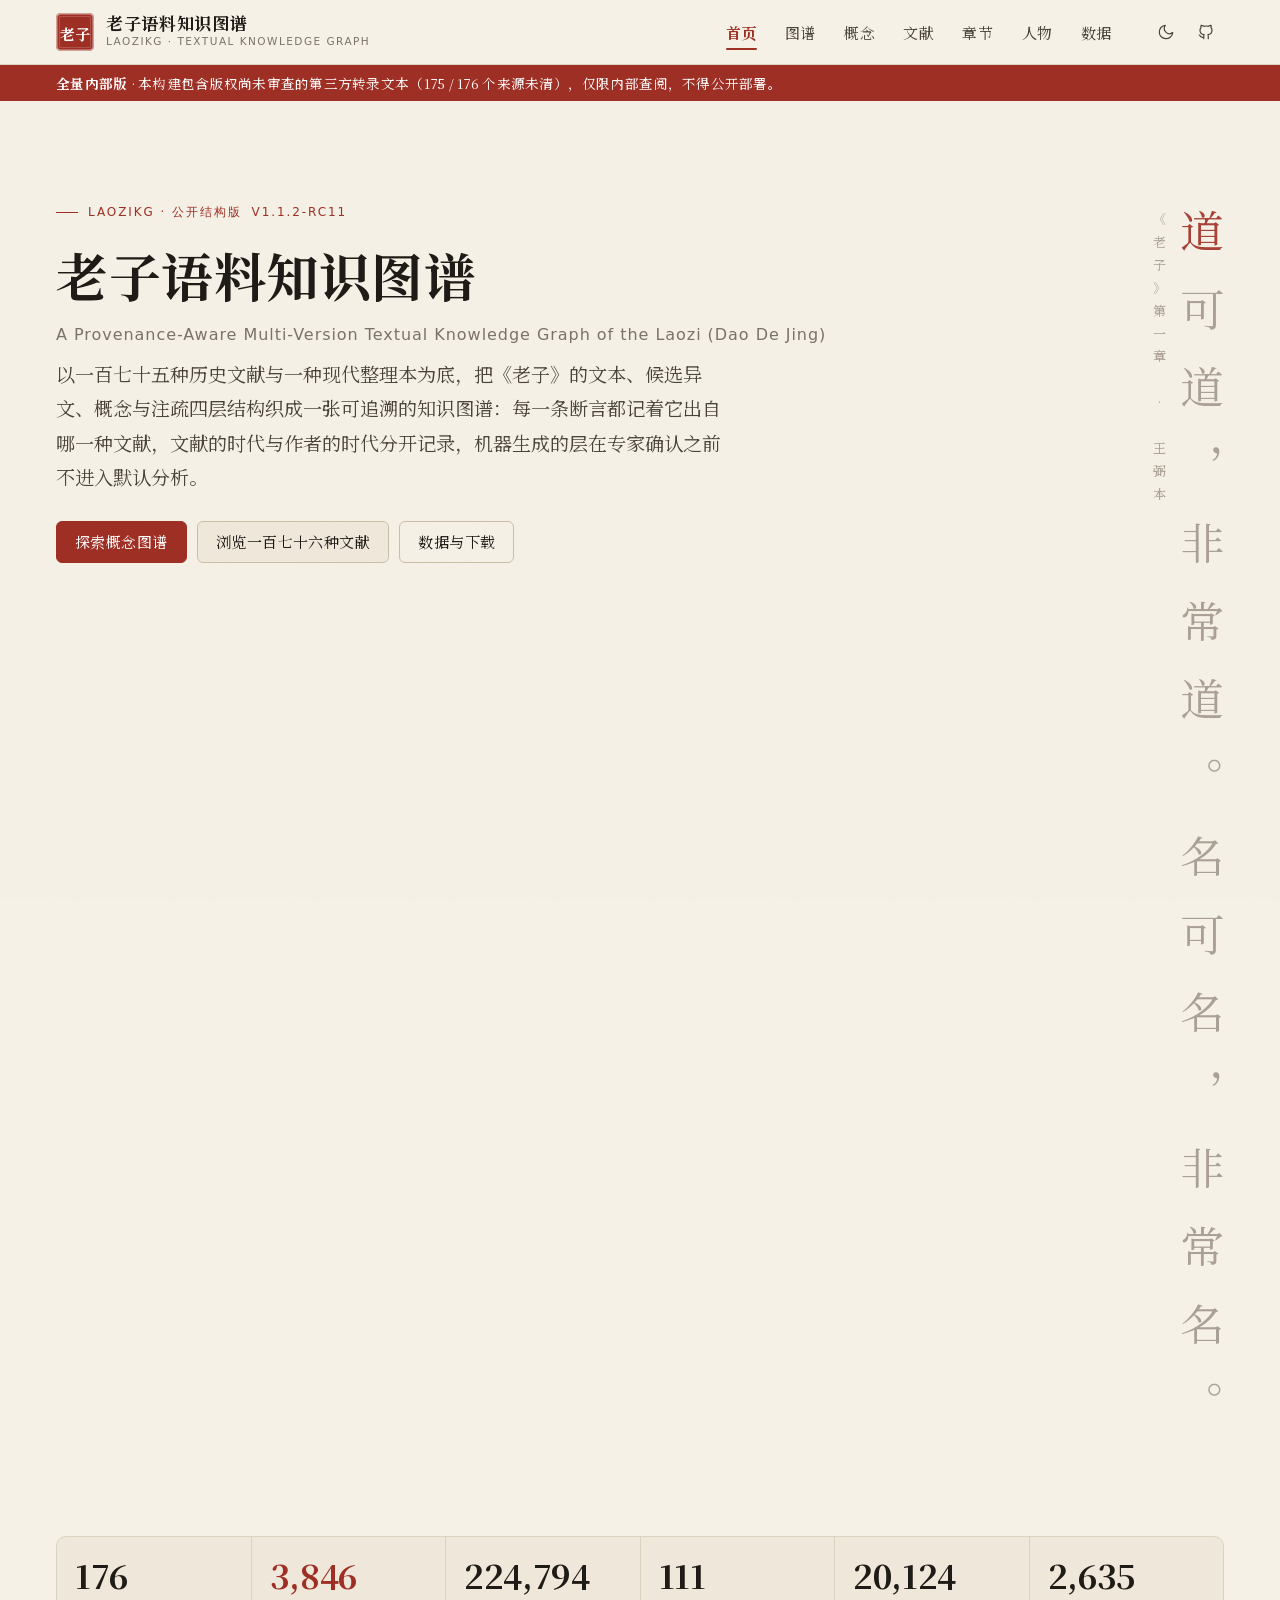
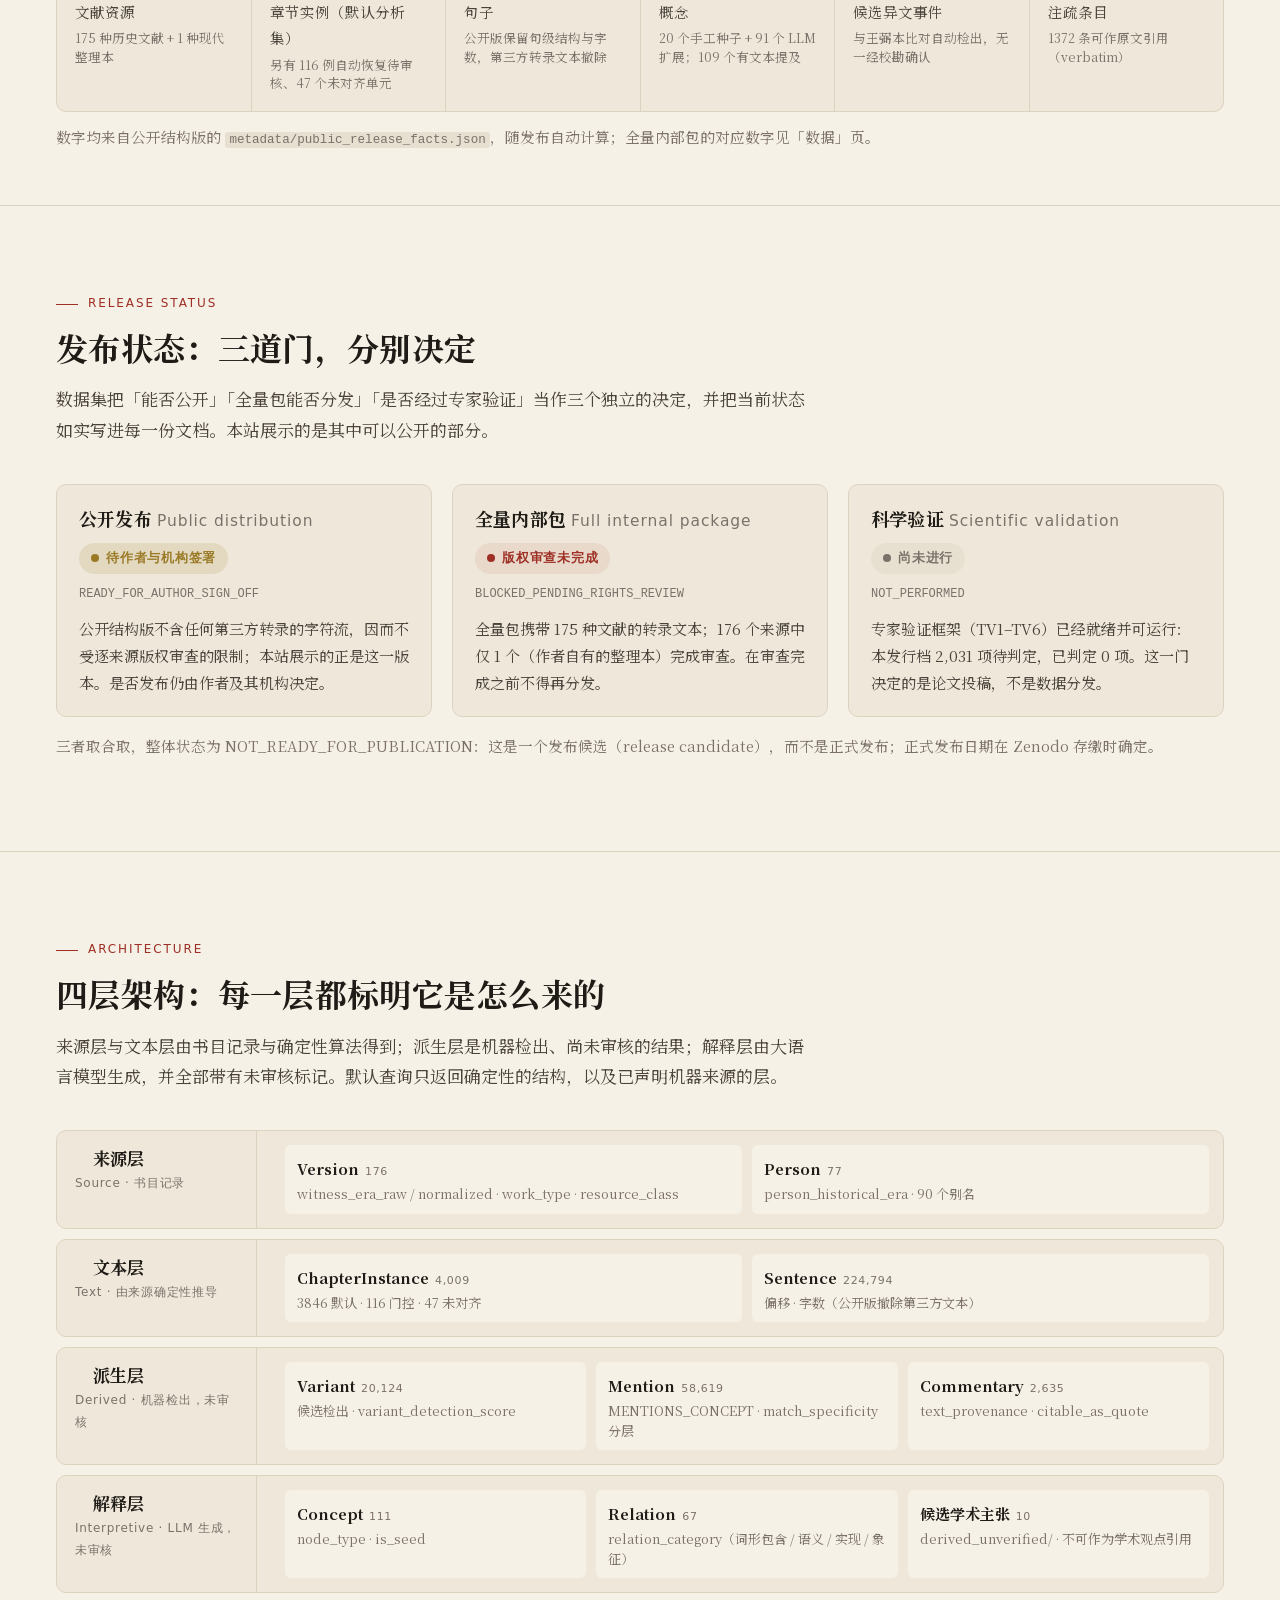
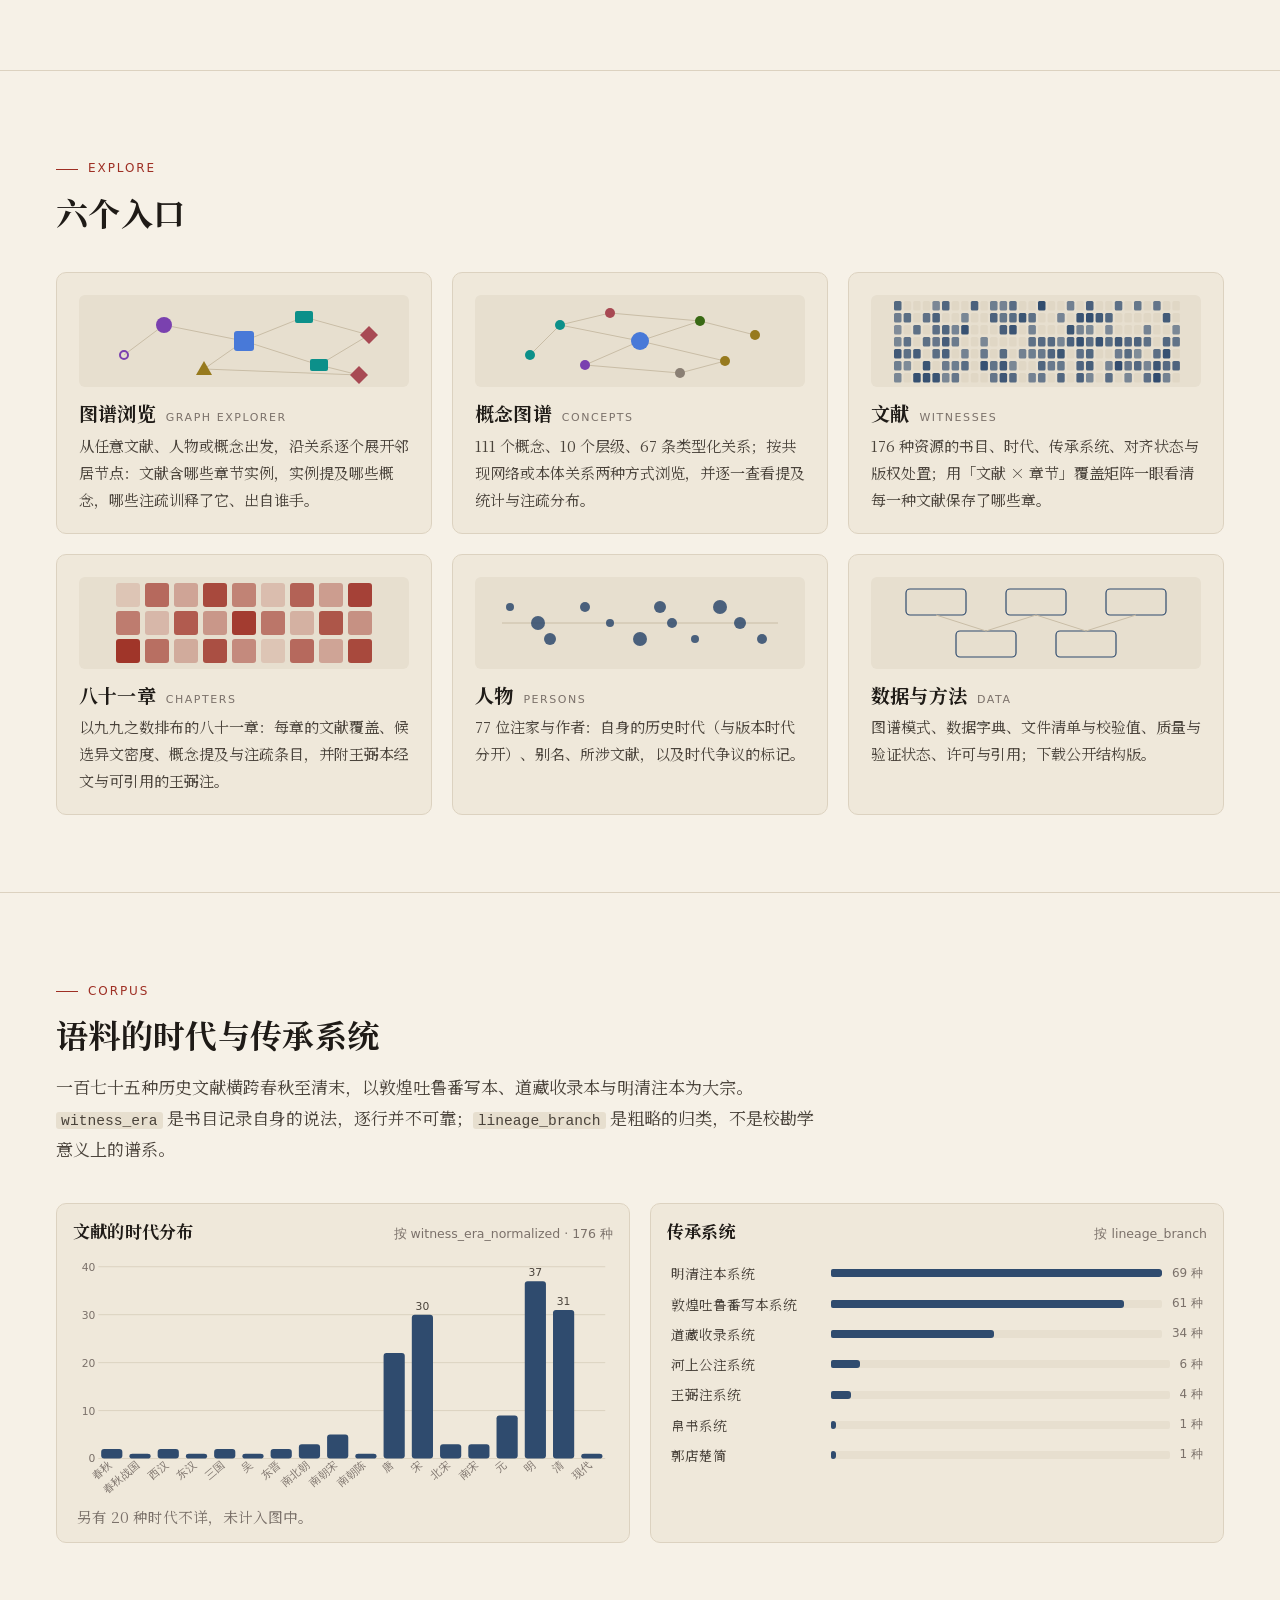
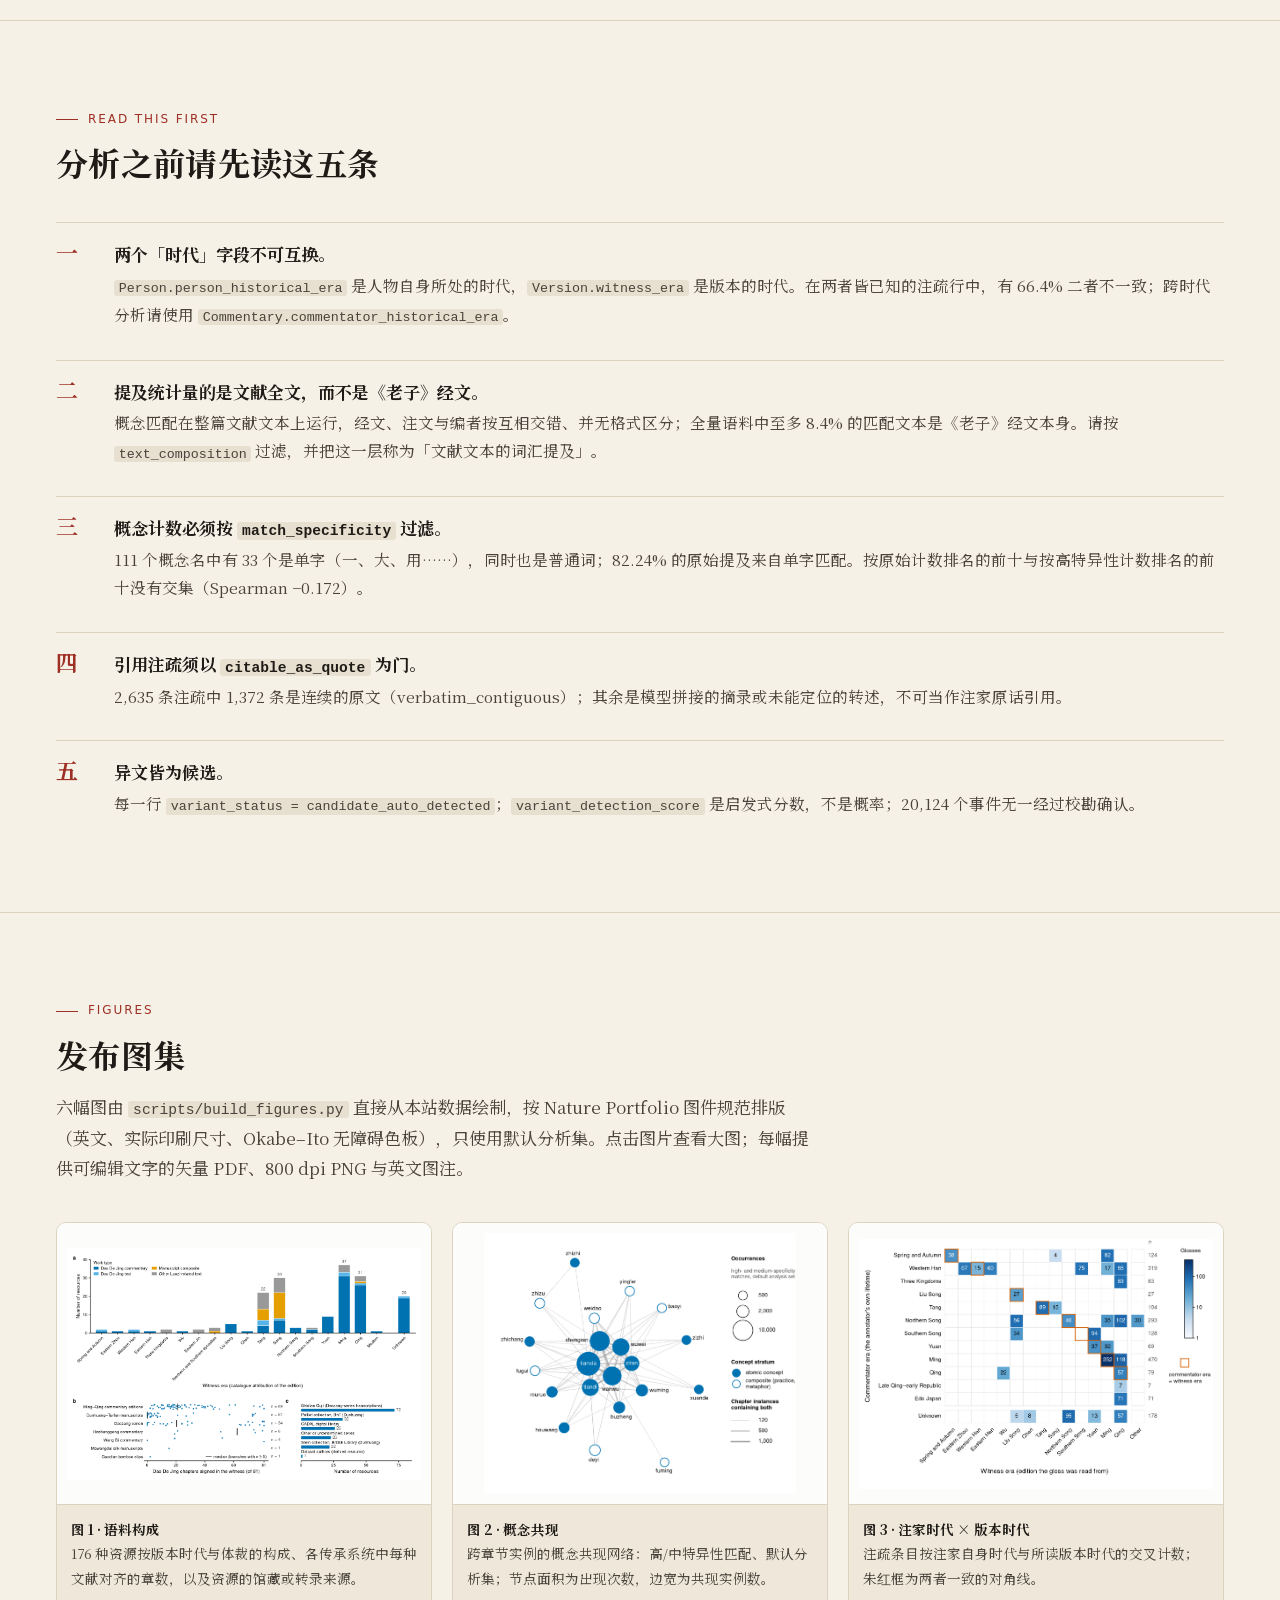
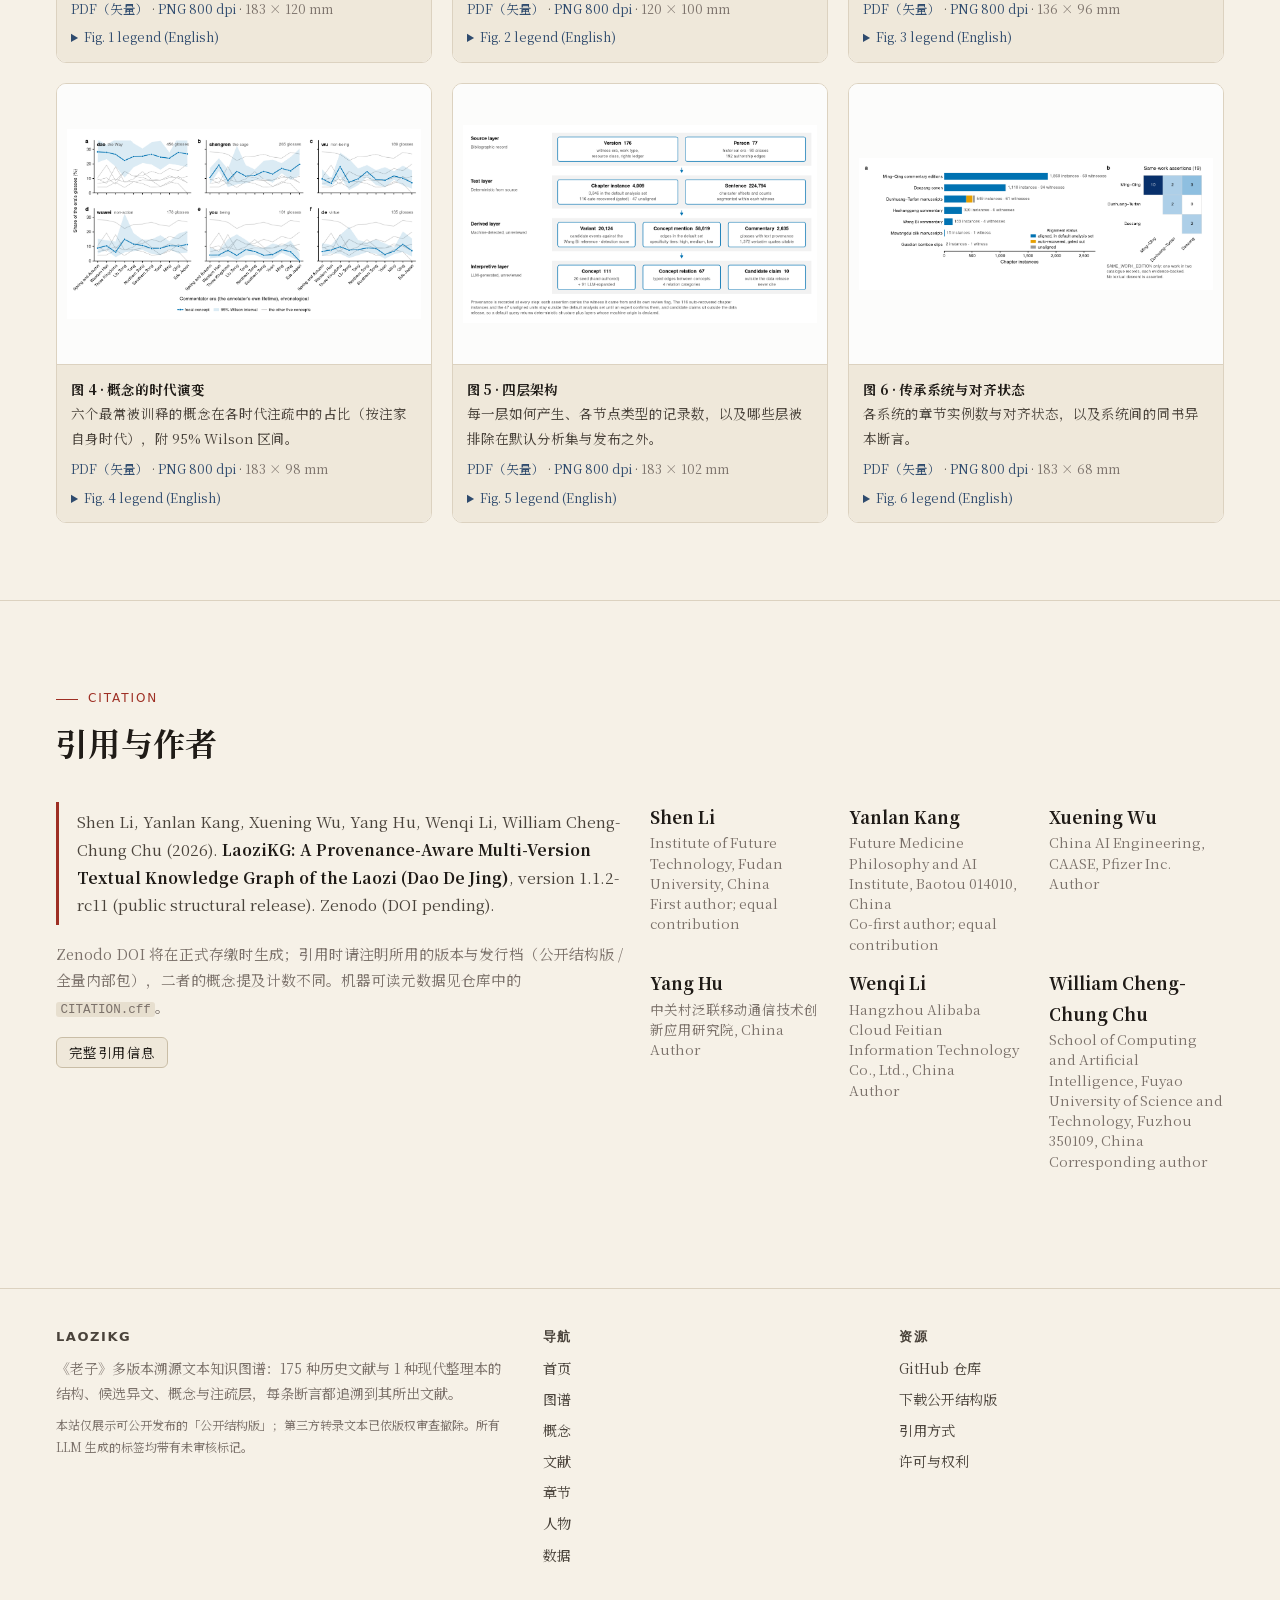
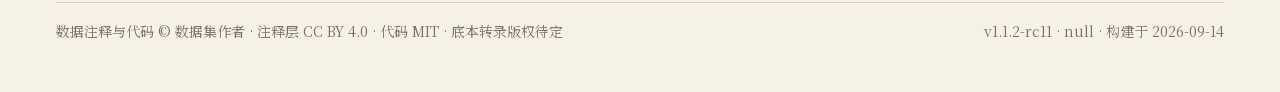
<file: docs/index.html>
<!DOCTYPE html>
<html lang="zh-Hans">
<head>
<meta charset="utf-8">
<meta name="viewport" content="width=device-width, initial-scale=1">
<title>老子语料知识图谱 · LaoziKG</title>
<meta name="description" content="LaoziKG：《老子》（道德经）多版本溯源文本知识图谱。175 种历史文献与 1 种现代整理本的文本结构、候选异文、概念与注疏层，每条断言都追溯到其所出文献。">
<meta name="color-scheme" content="light dark">
<meta property="og:title" content="老子语料知识图谱 · LaoziKG">
<meta property="og:description" content="《老子》多版本溯源文本知识图谱：176 种文献资源 · 111 个概念 · 18,334 条候选异文 · 2,386 条注疏。">
<script>try{var t=localStorage.getItem('lz-theme');if(t)document.documentElement.setAttribute('data-theme',t)}catch(e){}</script>
<link rel="icon" href="assets/img/favicon.svg" type="image/svg+xml">
<link rel="stylesheet" href="assets/fonts/fonts.css">
<link rel="stylesheet" href="assets/css/site.css">
</head>
<body data-page="home">
<header id="site-header"></header>
<main>

  <section class="hero">
    <div class="wrap hero__in">
      <div class="hero__body">
        <div class="eyebrow">LaoziKG · 公开结构版 <span id="hero-version">v1.1.2-rc11</span></div>
        <h1 class="hero__title">老子语料知识图谱
          <span class="en">A Provenance-Aware Multi-Version Textual Knowledge Graph of the Laozi (Dao De Jing)</span>
        </h1>
        <p class="lede">以一百七十五种历史文献与一种现代整理本为底，把《老子》的文本、候选异文、概念与注疏四层结构织成一张可追溯的知识图谱：每一条断言都记着它出自哪一种文献，文献的时代与作者的时代分开记录，机器生成的层在专家确认之前不进入默认分析。</p>
        <div class="cta-row">
          <a class="btn btn--primary" href="concepts.html">探索概念图谱</a>
          <a class="btn" href="witnesses.html">浏览一百七十六种文献</a>
          <a class="btn btn--ghost" href="data.html#download">数据与下载</a>
        </div>
      </div>
      <div class="hero__quote" aria-hidden="true"><b>道</b>可道，非常道。名可名，非常名。<small>《老子》第一章 · 王弼本</small></div>
    </div>
  </section>

  <section class="section section--tight">
    <div class="wrap">
      <div class="stats" id="stats" aria-label="数据规模"></div>
      <p class="small muted" style="margin-top:12px" id="stats-note">数字均来自公开结构版的 <code>metadata/public_release_facts.json</code>，随发布自动计算；全量内部包的对应数字见「数据」页。</p>
    </div>
  </section>

  <section class="section" id="gates">
    <div class="wrap">
      <div class="section__head">
        <div class="eyebrow">Release status</div>
        <h2>发布状态：三道门，分别决定</h2>
        <p class="section__desc">数据集把「能否公开」「全量包能否分发」「是否经过专家验证」当作三个独立的决定，并把当前状态如实写进每一份文档。本站展示的是其中可以公开的部分。</p>
      </div>
      <div class="grid-3" id="gate-cards"></div>
      <p class="muted small" style="margin-top:16px" id="gate-overall"></p>
    </div>
  </section>

  <section class="section" id="architecture">
    <div class="wrap">
      <div class="section__head">
        <div class="eyebrow">Architecture</div>
        <h2>四层架构：每一层都标明它是怎么来的</h2>
        <p class="section__desc">来源层与文本层由书目记录与确定性算法得到；派生层是机器检出、尚未审核的结果；解释层由大语言模型生成，并全部带有未审核标记。默认查询只返回确定性的结构，以及已声明机器来源的层。</p>
      </div>
      <div class="layers" id="layers"></div>
    </div>
  </section>

  <section class="section" id="explore">
    <div class="wrap">
      <div class="section__head">
        <div class="eyebrow">Explore</div>
        <h2>六个入口</h2>
      </div>
      <div class="grid-3" id="explore-cards"></div>
    </div>
  </section>

  <section class="section" id="corpus">
    <div class="wrap">
      <div class="section__head">
        <div class="eyebrow">Corpus</div>
        <h2>语料的时代与传承系统</h2>
        <p class="section__desc">一百七十五种历史文献横跨春秋至清末，以敦煌吐鲁番写本、道藏收录本与明清注本为大宗。<code>witness_era</code> 是书目记录自身的说法，逐行并不可靠；<code>lineage_branch</code> 是粗略的归类，不是校勘学意义上的谱系。</p>
      </div>
      <div class="grid-2">
        <div class="vizbox"><div class="viz-title"><h3>文献的时代分布</h3><span>按 witness_era_normalized · 176 种</span></div><div id="era-chart"></div></div>
        <div class="vizbox"><div class="viz-title"><h3>传承系统</h3><span>按 lineage_branch</span></div><div id="lineage-chart" style="padding:6px 8px 4px"></div></div>
      </div>
    </div>
  </section>

  <section class="section" id="notes">
    <div class="wrap">
      <div class="section__head">
        <div class="eyebrow">Read this first</div>
        <h2>分析之前请先读这五条</h2>
      </div>
      <ol class="notes" id="notes-list">
        <li><div><b>两个「时代」字段不可互换。</b><p><code>Person.person_historical_era</code> 是人物自身所处的时代，<code>Version.witness_era</code> 是版本的时代。在两者皆已知的注疏行中，有 <span id="n-era-pct">68.9%</span> 二者不一致；跨时代分析请使用 <code>Commentary.commentator_historical_era</code>。</p></div></li>
        <li><div><b>提及统计量的是文献全文，而不是《老子》经文。</b><p>概念匹配在整篇文献文本上运行，经文、注文与编者按互相交错、并无格式区分；全量语料中至多 8.4% 的匹配文本是《老子》经文本身。请按 <code>text_composition</code> 过滤，并把这一层称为「文献文本的词汇提及」。</p></div></li>
        <li><div><b>概念计数必须按 <code>match_specificity</code> 过滤。</b><p>111 个概念名中有 33 个是单字（一、大、用……），同时也是普通词；<span id="n-single-pct">81.4%</span> 的原始提及来自单字匹配。按原始计数排名的前十与按高特异性计数排名的前十没有交集（Spearman <span id="n-spearman">−0.655</span>）。</p></div></li>
        <li><div><b>引用注疏须以 <code>citable_as_quote</code> 为门。</b><p><span id="n-commentary">2,386</span> 条注疏中 <span id="n-citable">1,282</span> 条是连续的原文（verbatim_contiguous）；其余是模型拼接的摘录或未能定位的转述，不可当作注家原话引用。</p></div></li>
        <li><div><b>异文皆为候选。</b><p>每一行 <code>variant_status = candidate_auto_detected</code>；<code>variant_detection_score</code> 是启发式分数，不是概率；<span id="n-variants">18,334</span> 个事件无一经过校勘确认。</p></div></li>
      </ol>
    </div>
  </section>

  <section class="section" id="figures">
    <div class="wrap">
      <div class="section__head">
        <div class="eyebrow">Figures</div>
        <h2>发布图集</h2>
        <p class="section__desc">六幅图由 <code>scripts/build_figures.py</code> 直接从本站数据绘制，按 Nature Portfolio 图件规范排版（英文、实际印刷尺寸、Okabe–Ito 无障碍色板），只使用默认分析集。点击图片查看大图；每幅提供可编辑文字的矢量 PDF、800 dpi PNG 与英文图注。</p>
      </div>
      <div class="figs" id="figs"></div>
    </div>
  </section>

  <section class="section" id="cite">
    <div class="wrap">
      <div class="section__head">
        <div class="eyebrow">Citation</div>
        <h2>引用与作者</h2>
      </div>
      <div class="grid-2">
        <div>
          <blockquote class="cite" id="cite-text"></blockquote>
          <p class="small muted">Zenodo DOI 将在正式存缴时生成；引用时请注明所用的版本与发行档（公开结构版 / 全量内部包），二者的概念提及计数不同。机器可读元数据见仓库中的 <code>CITATION.cff</code>。</p>
          <p><a class="btn btn--sm" href="data.html#cite">完整引用信息</a></p>
        </div>
        <div class="authors" id="authors"></div>
      </div>
    </div>
  </section>

</main>
<footer id="site-footer"></footer>
<script src="assets/vendor/d3.v7.min.js"></script>
<script src="assets/js/site.js"></script>
<script src="assets/js/home.js"></script>
</body>
</html>
</file>
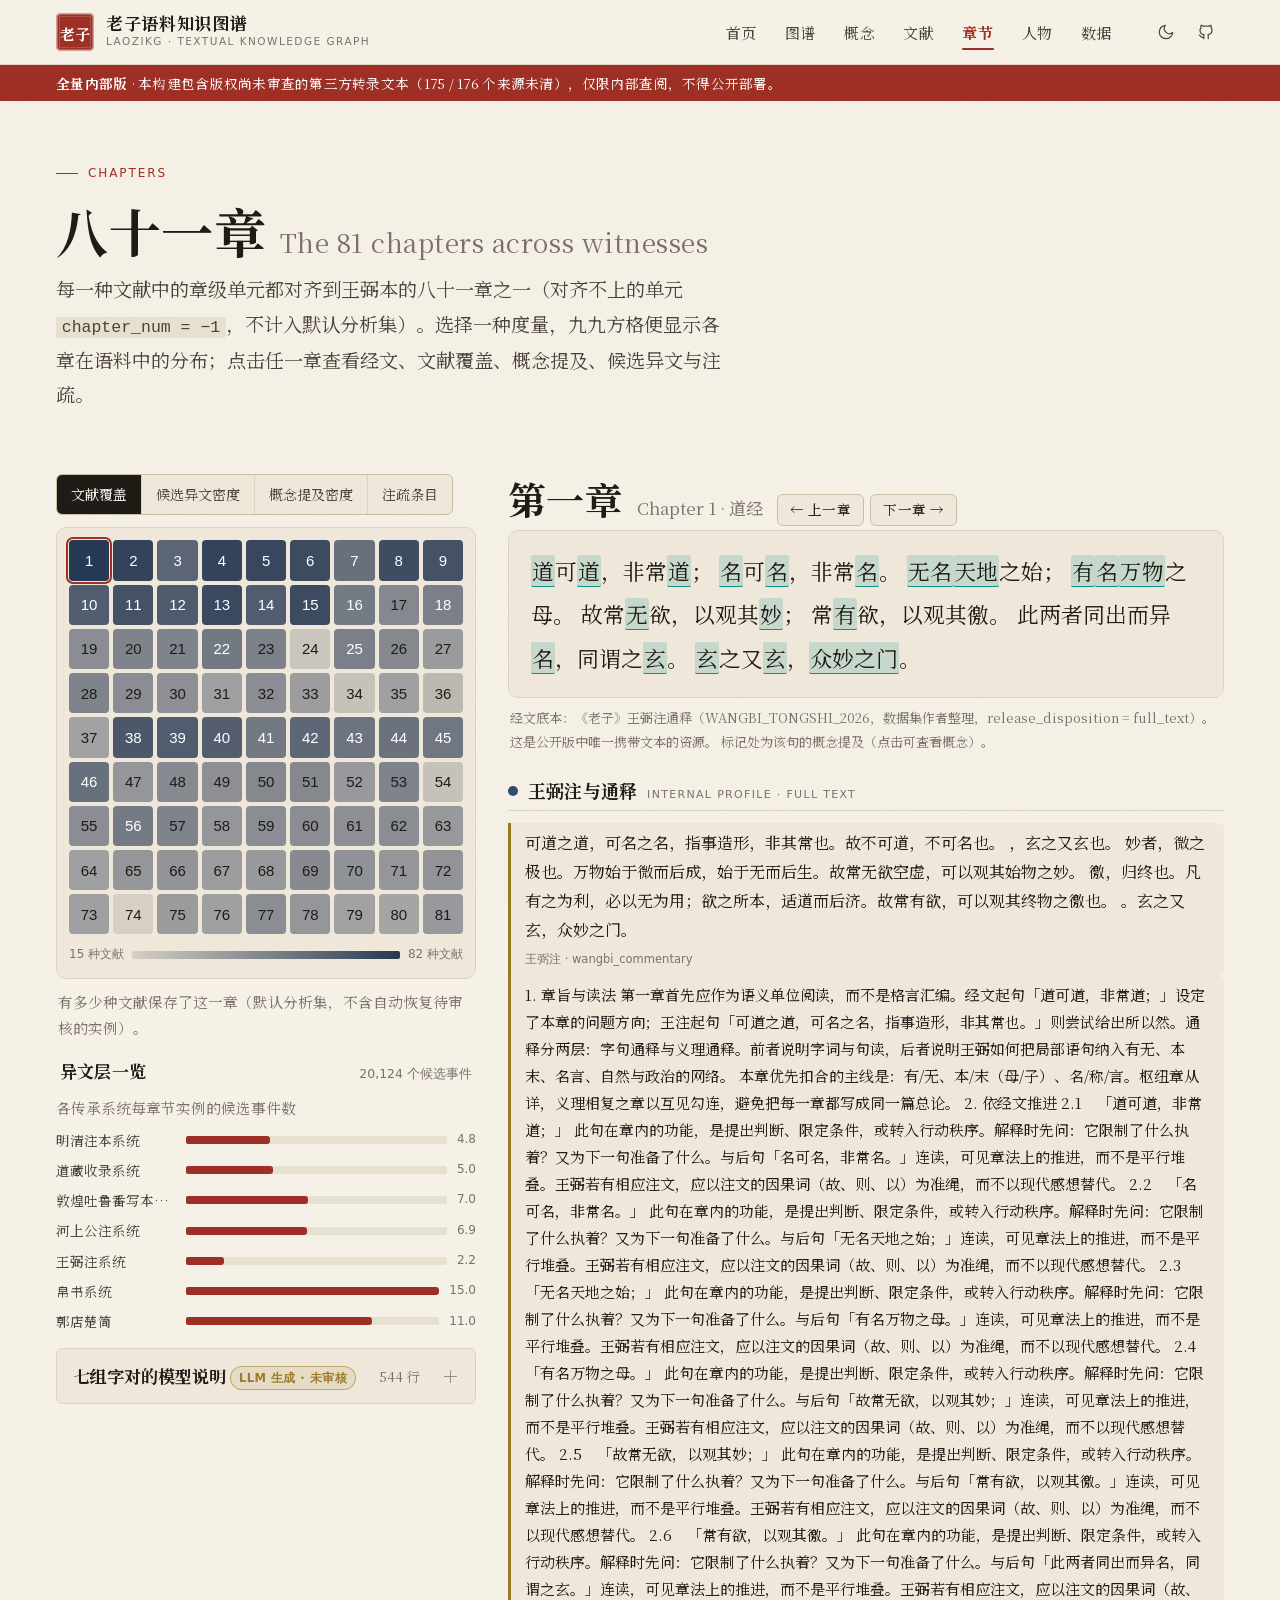
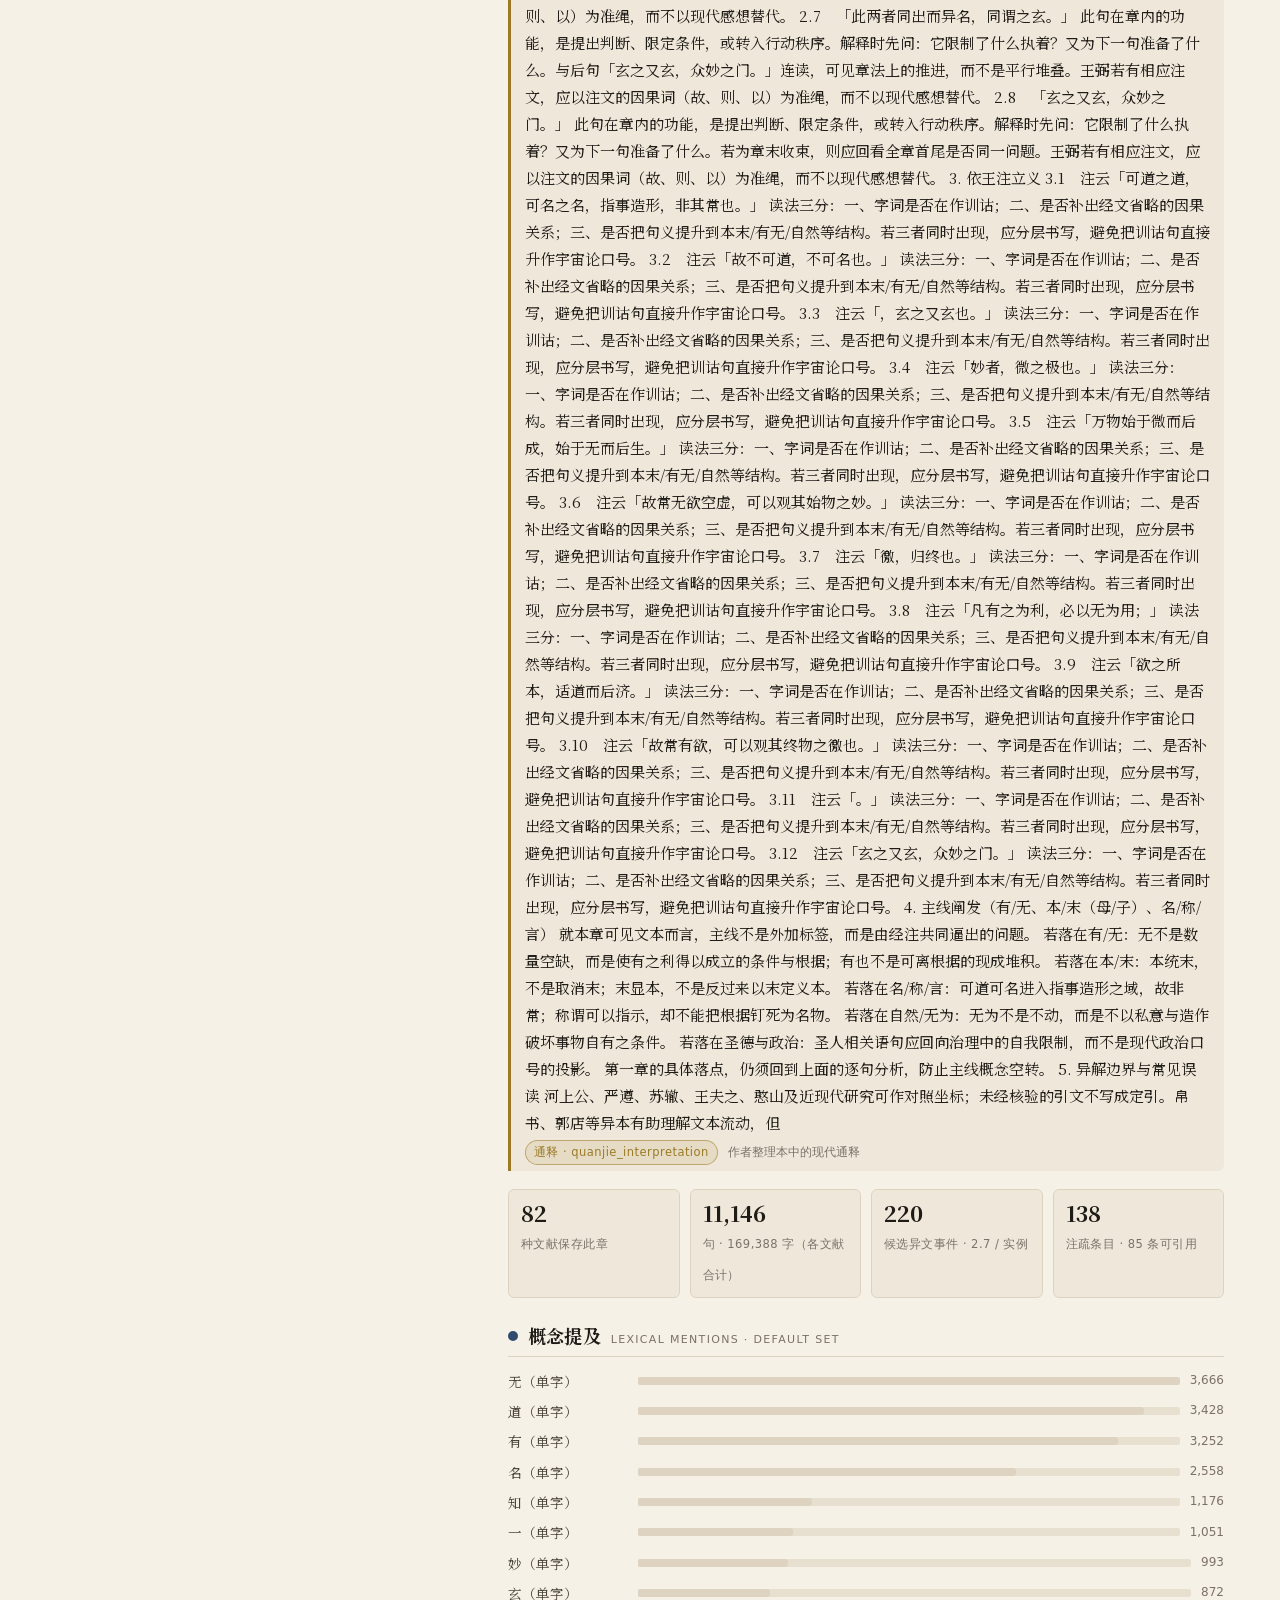
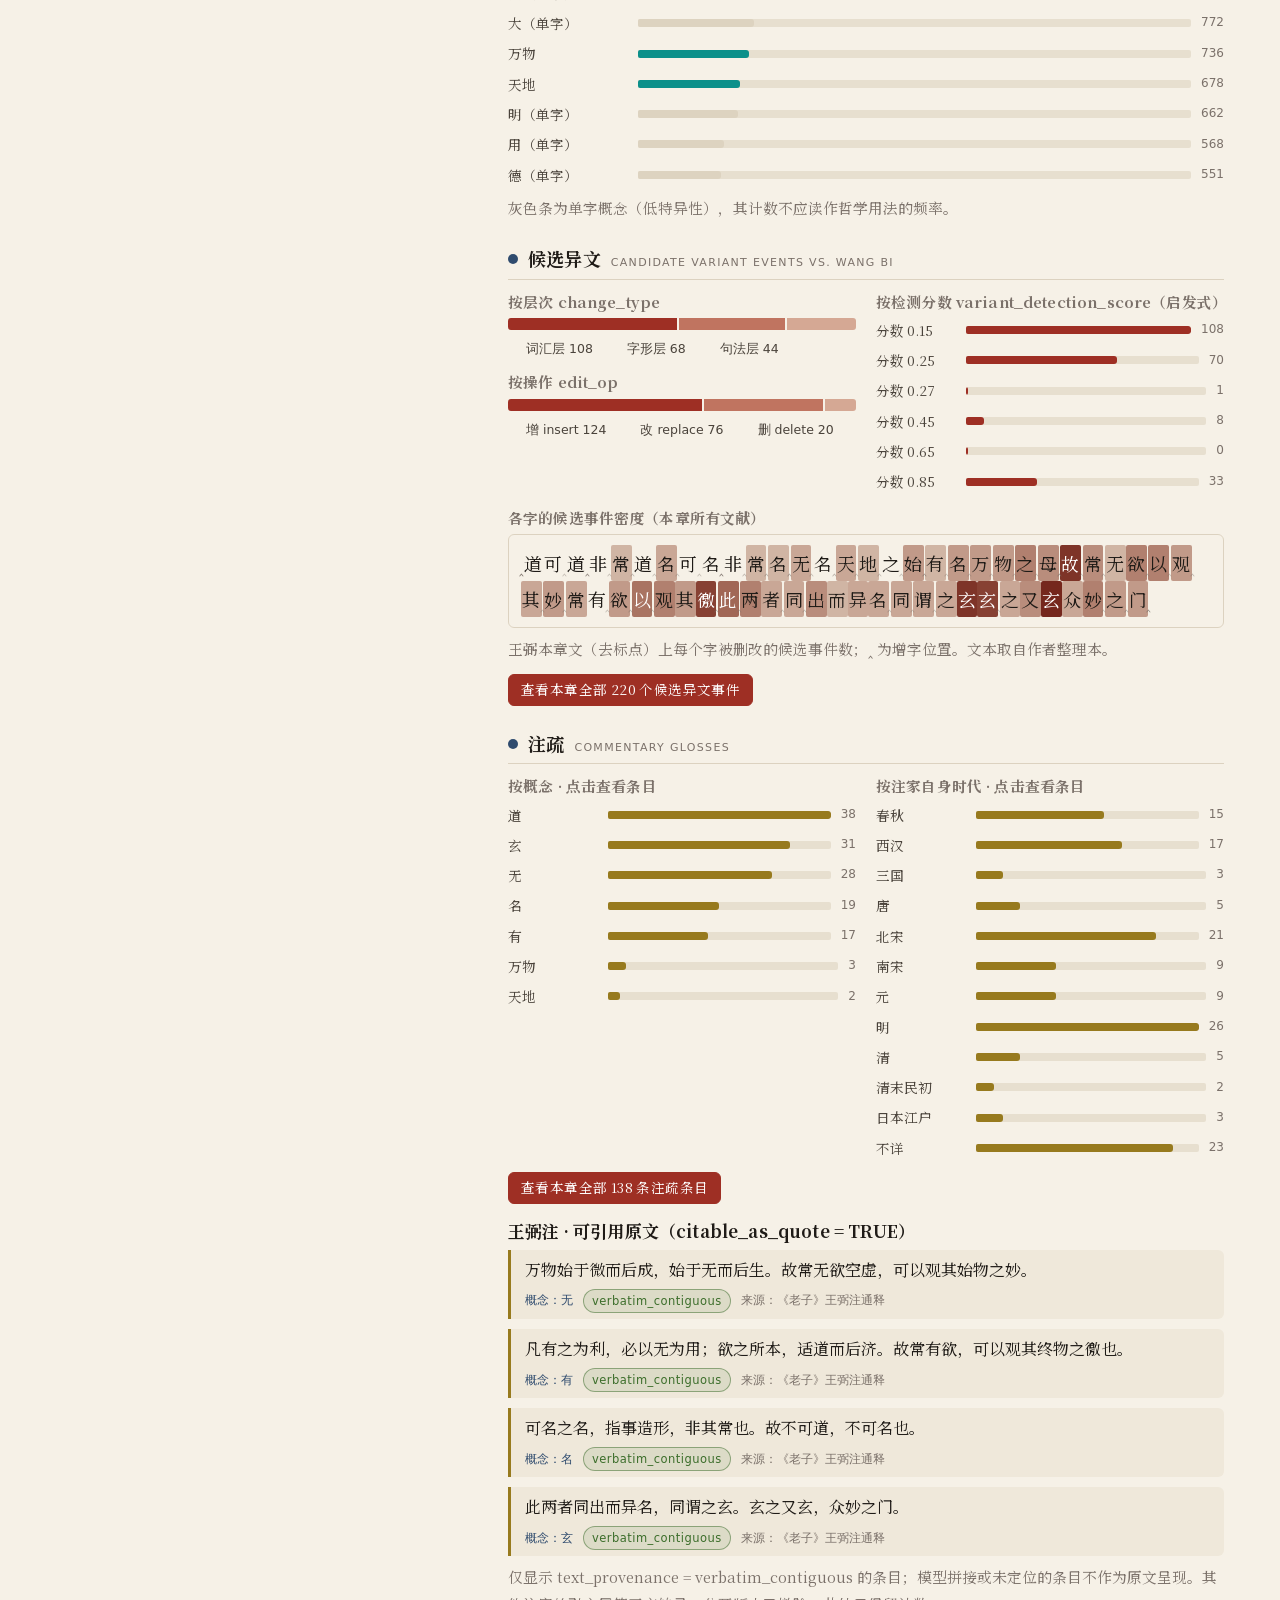
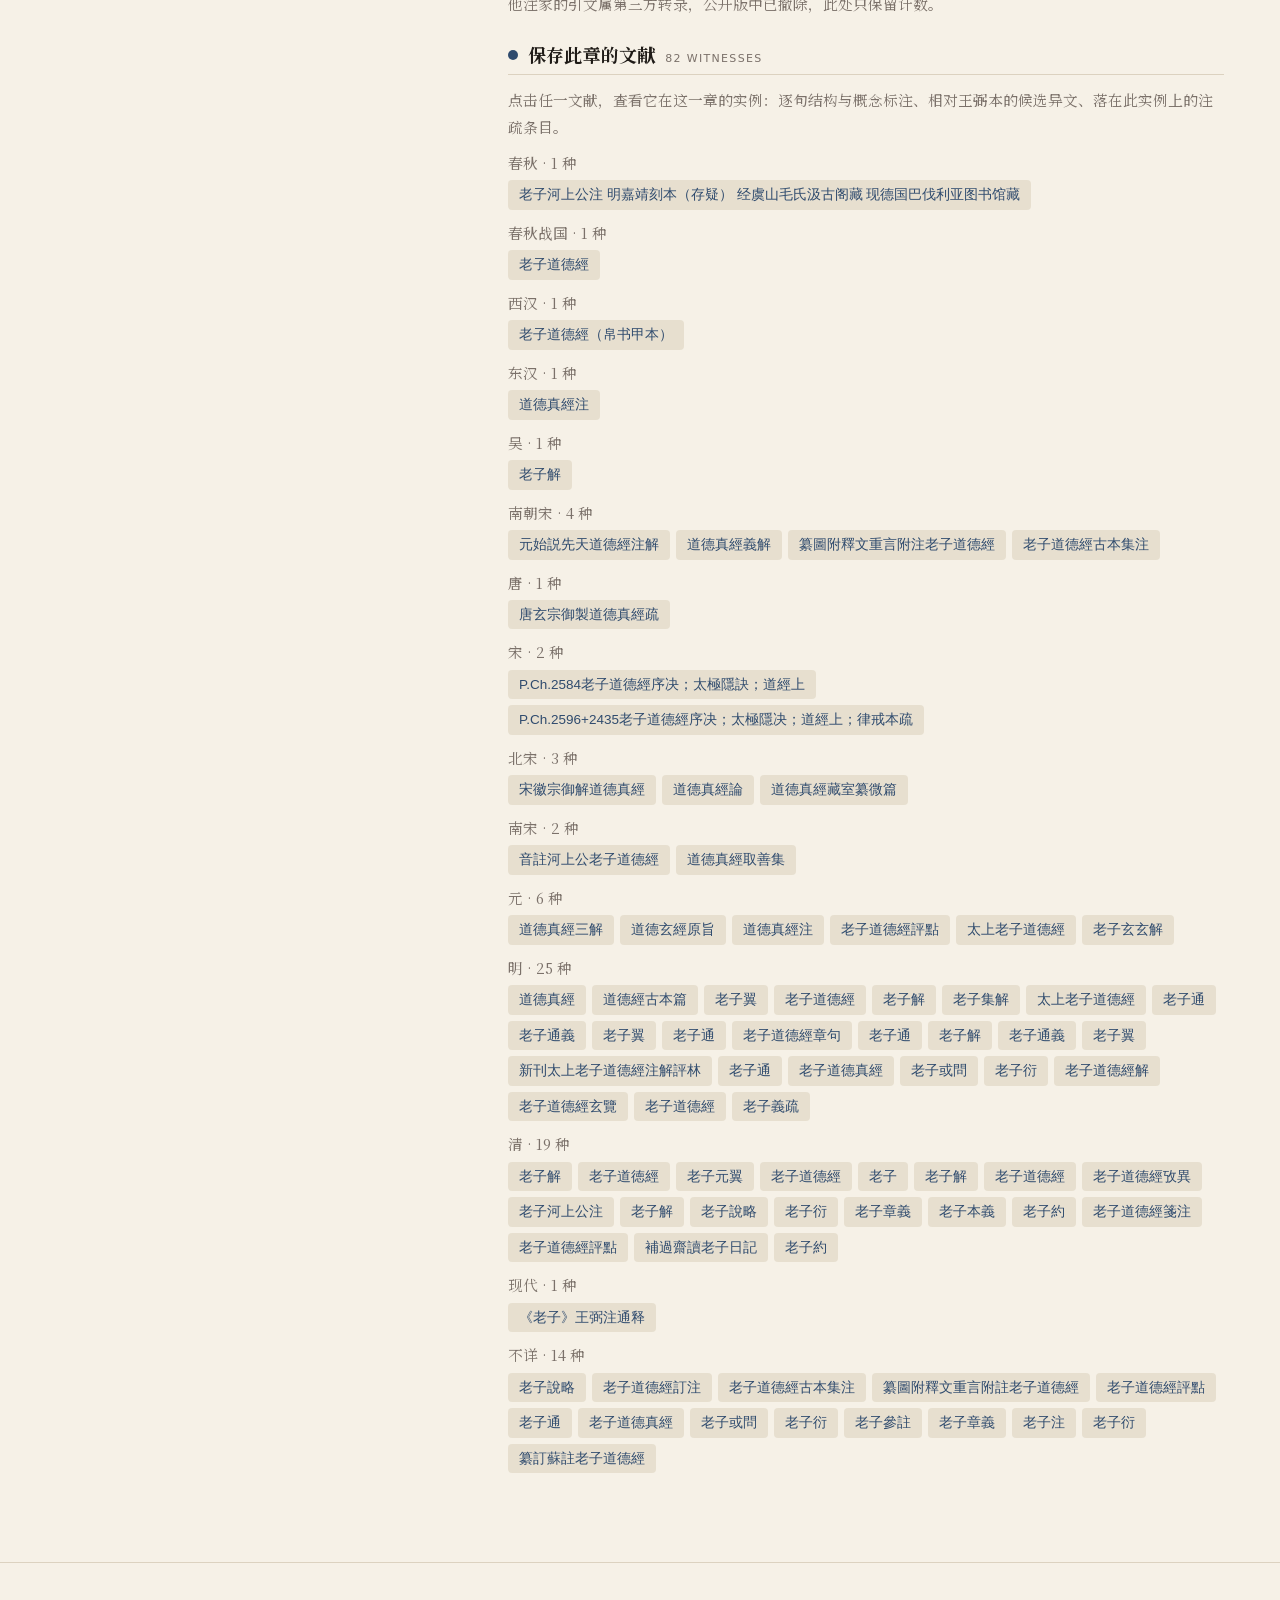
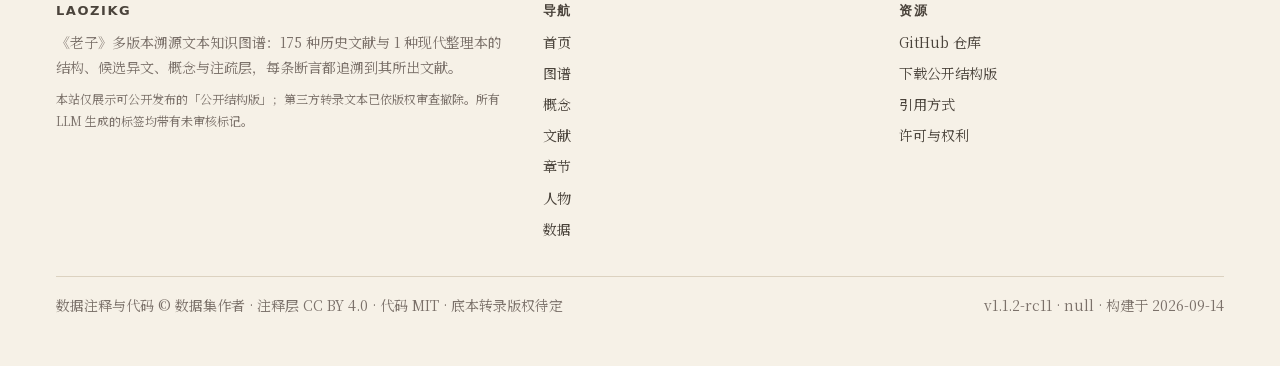
<file: docs/chapters.html>
<!DOCTYPE html>
<html lang="zh-Hans">
<head>
<meta charset="utf-8">
<meta name="viewport" content="width=device-width, initial-scale=1">
<title>八十一章 · 老子语料知识图谱</title>
<meta name="description" content="《老子》八十一章在 LaoziKG 中的文献覆盖、候选异文密度、概念提及与注疏条目；附王弼本经文与可引用的王弼注。">
<meta name="color-scheme" content="light dark">
<script>try{var t=localStorage.getItem('lz-theme');if(t)document.documentElement.setAttribute('data-theme',t)}catch(e){}</script>
<link rel="icon" href="assets/img/favicon.svg" type="image/svg+xml">
<link rel="stylesheet" href="assets/fonts/fonts.css">
<link rel="stylesheet" href="assets/css/site.css">
<style>
  .chap-layout { display: grid; grid-template-columns: minmax(280px, 420px) minmax(0, 1fr); gap: 32px; align-items: start; }
  .chap-layout > * { min-width: 0; }
  @media (max-width: 900px) { .chap-layout { grid-template-columns: 1fr; } }
  .gridbox { position: sticky; top: calc(var(--topbar-h) + 16px); }
  @media (max-width: 900px) { .gridbox { position: static; } }
  .ramp-legend { display: flex; align-items: center; gap: 8px; font-family: var(--sans); font-size: 12px; color: var(--ink-3); margin-top: 10px; }
  .ramp-legend i { flex: 1; height: 8px; border-radius: 2px; display: block; }
  .chap-title { display: flex; align-items: baseline; gap: 14px; flex-wrap: wrap; margin-bottom: 4px; }
  .chap-title h2 { margin: 0; font-size: clamp(28px, 3vw, 38px); }
  .chap-nav { display: flex; gap: 6px; }
  .base-text { font-size: clamp(19px, 1.7vw, 22px); line-height: 2; color: var(--ink); margin: 0; padding: 18px 22px; border: 1px solid var(--line); border-radius: var(--radius-lg); background: var(--paper-2); }
  .base-text span { display: inline; }
  .base-text span::after { content: " "; }
  .base-src { font-size: 13px; color: var(--ink-3); margin: 8px 2px 0; }
  .chap-stats { display: grid; grid-template-columns: repeat(4, 1fr); gap: 10px; margin: 18px 0; }
  .chap-stat { border: 1px solid var(--line); border-radius: var(--radius); padding: 10px 12px; background: var(--paper-2); }
  .chap-stat b { display: block; font-size: 22px; line-height: 1.2; }
  .chap-stat span { font-family: var(--sans); font-size: 11.5px; color: var(--ink-3); letter-spacing: 0.04em; }
  @media (max-width: 640px) { .chap-stats { grid-template-columns: repeat(2, 1fr); } }
  .block { margin-top: 26px; }
  .block > h3 { display: flex; align-items: baseline; gap: 10px; font-size: 18px; border-bottom: 1px solid var(--line); padding-bottom: 8px; margin-bottom: 12px; }
  .block > h3::before { content: ""; width: 10px; height: 10px; border-radius: 50%; background: var(--bc, var(--c-structure)); align-self: center; }
  .block > h3 .en { font-family: var(--sans); font-size: 11px; letter-spacing: 0.12em; text-transform: uppercase; color: var(--ink-3); font-weight: 400; }
  .quote-list { display: grid; gap: 10px; }
  .quote { border-left: 3px solid var(--c-commentary); padding: 6px 14px; background: var(--paper-2); border-radius: 0 6px 6px 0; }
  .quote .q { font-size: 16px; line-height: 1.8; margin: 0; }
  .quote .m { font-family: var(--sans); font-size: 11.5px; color: var(--ink-3); margin-top: 4px; display: flex; gap: 10px; flex-wrap: wrap; align-items: center; }
  .stack { display: flex; height: 12px; border-radius: 3px; overflow: hidden; gap: 2px; margin: 6px 0 8px; }
  .stack i { display: block; height: 100%; }
  .two { display: grid; grid-template-columns: 1fr 1fr; gap: 20px; }
  @media (max-width: 720px) { .two { grid-template-columns: 1fr; } }
</style>
</head>
<body data-page="chapters">
<header id="site-header"></header>
<main>
  <section class="page-head">
    <div class="wrap">
      <div class="eyebrow">Chapters</div>
      <h1>八十一章 <span class="muted" style="font-weight:400;font-size:0.5em">The 81 chapters across witnesses</span></h1>
      <p class="lede">每一种文献中的章级单元都对齐到王弼本的八十一章之一（对齐不上的单元 <code>chapter_num = −1</code>，不计入默认分析集）。选择一种度量，九九方格便显示各章在语料中的分布；点击任一章查看经文、文献覆盖、概念提及、候选异文与注疏。</p>
    </div>
  </section>

  <section class="section section--tight">
    <div class="wrap wrap--wide">
      <div class="chap-layout">
        <div class="gridbox">
          <div class="toolbar" style="margin-bottom:12px"><div id="metric-seg"></div></div>
          <div class="vizbox">
            <div class="chgrid" id="chgrid" role="grid" aria-label="八十一章方格"></div>
            <div class="ramp-legend" id="ramp-legend"></div>
          </div>
          <p class="small muted" id="metric-note" style="margin:10px 2px 0"></p>
          <div id="variant-overview" style="margin-top:18px"></div>
        </div>
        <div id="detail"><div class="loading">正在载入</div></div>
      </div>
    </div>
  </section>
</main>
<footer id="site-footer"></footer>
<script src="assets/vendor/d3.v7.min.js"></script>
<script src="assets/js/site.js"></script>
<script src="assets/js/detail.js"></script>
<script src="assets/js/chapters.js"></script>
</body>
</html>
</file>
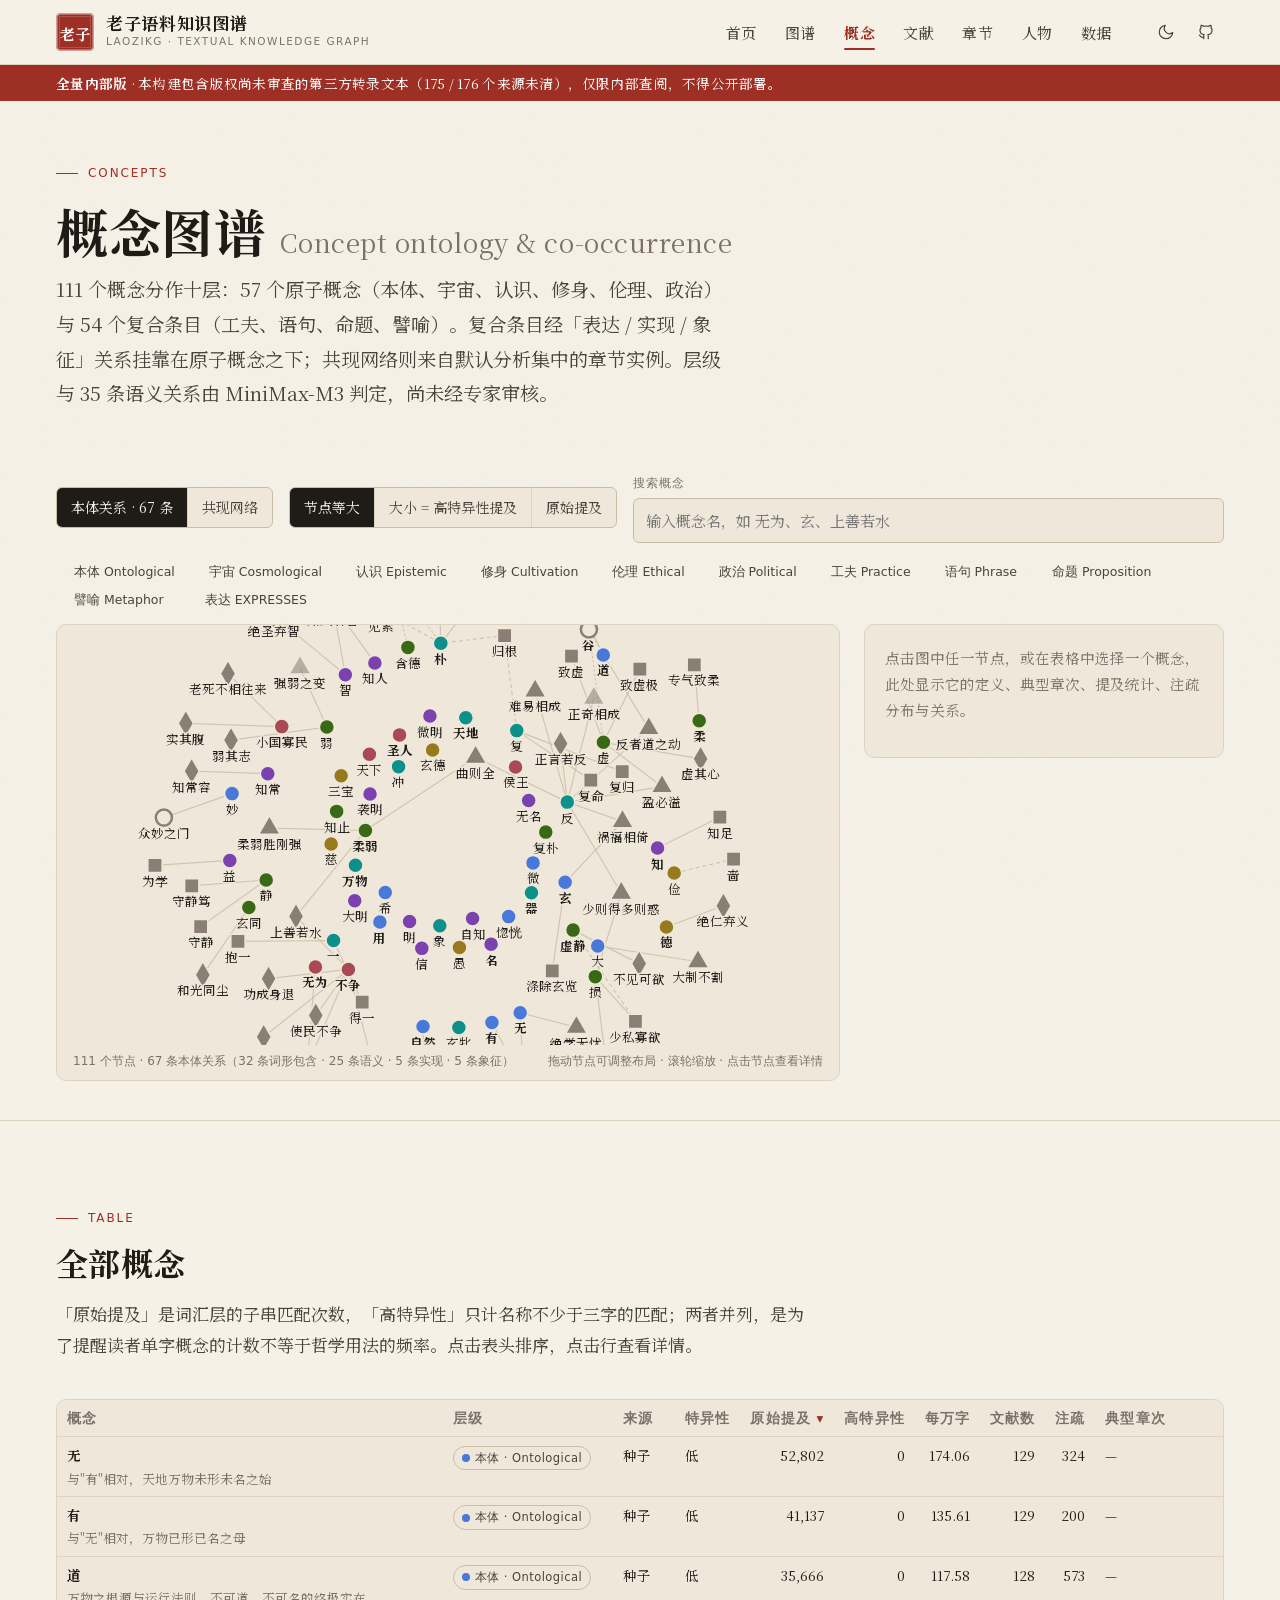
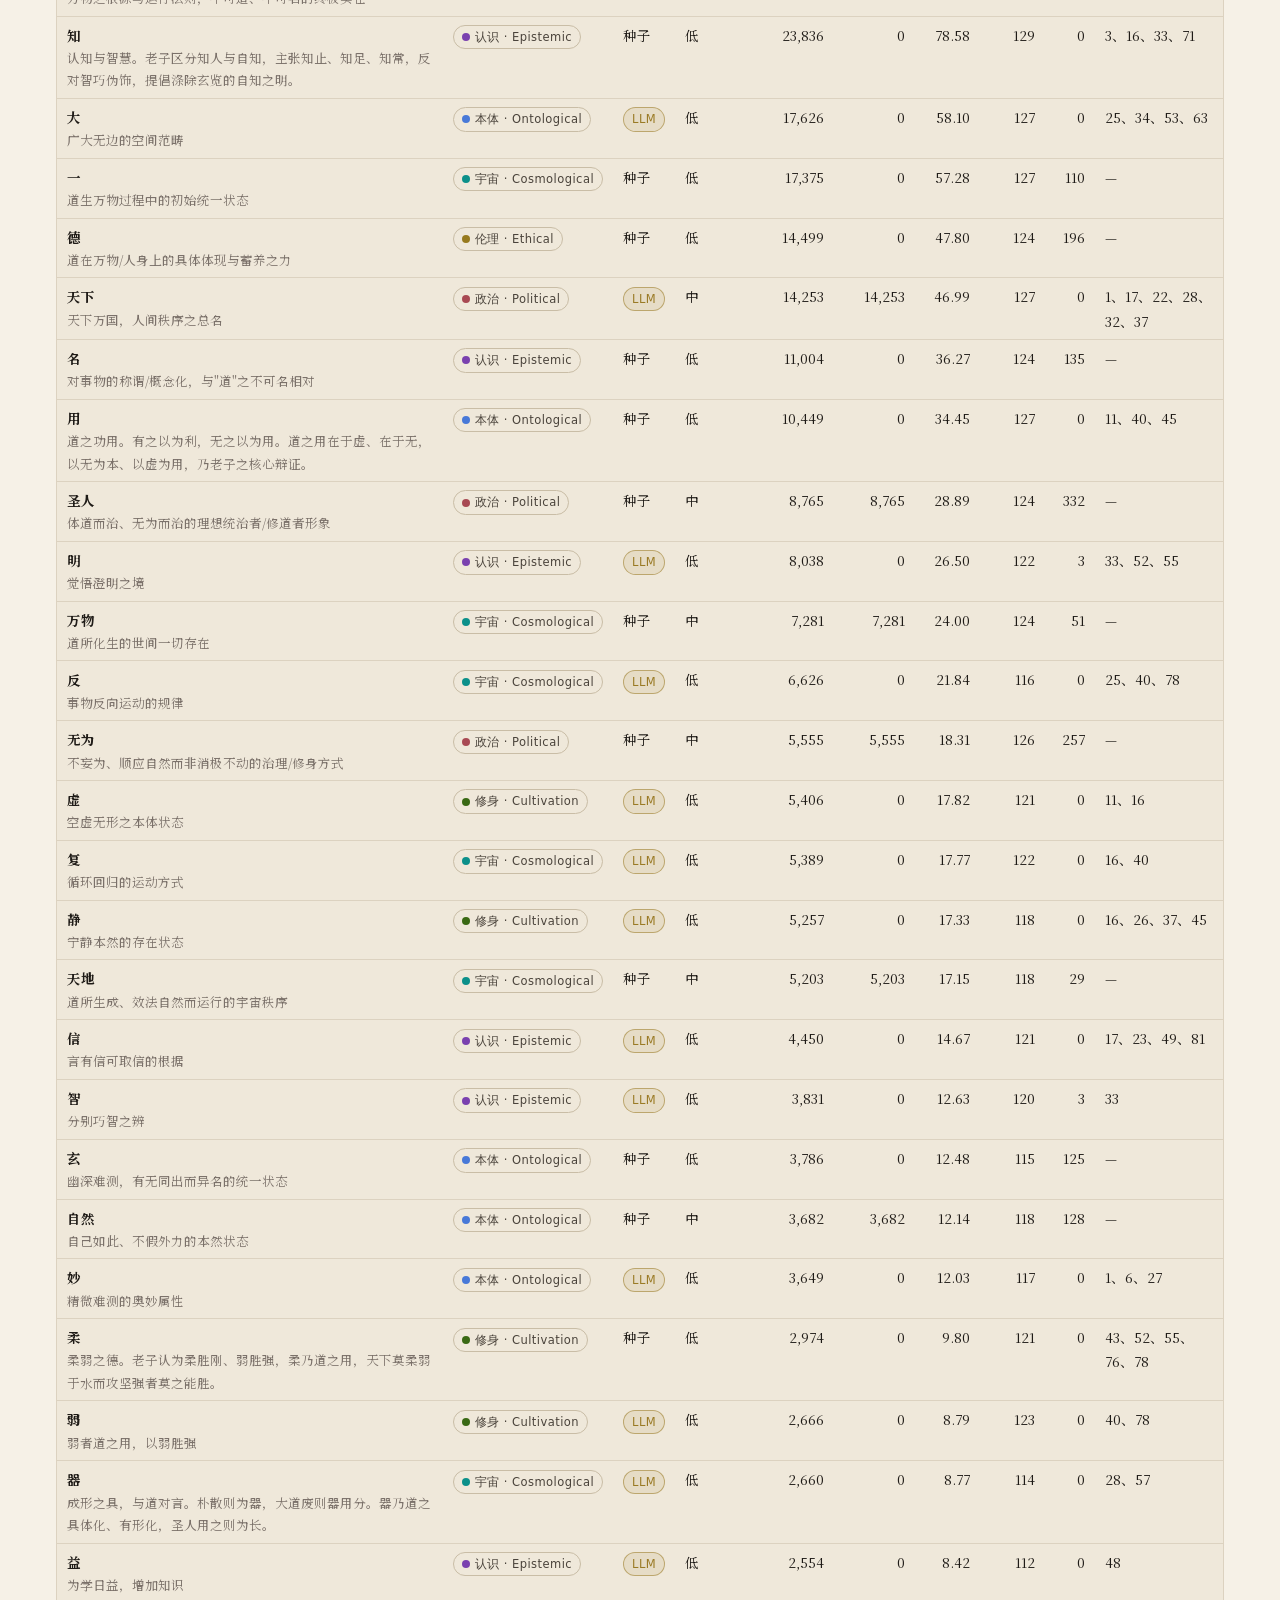
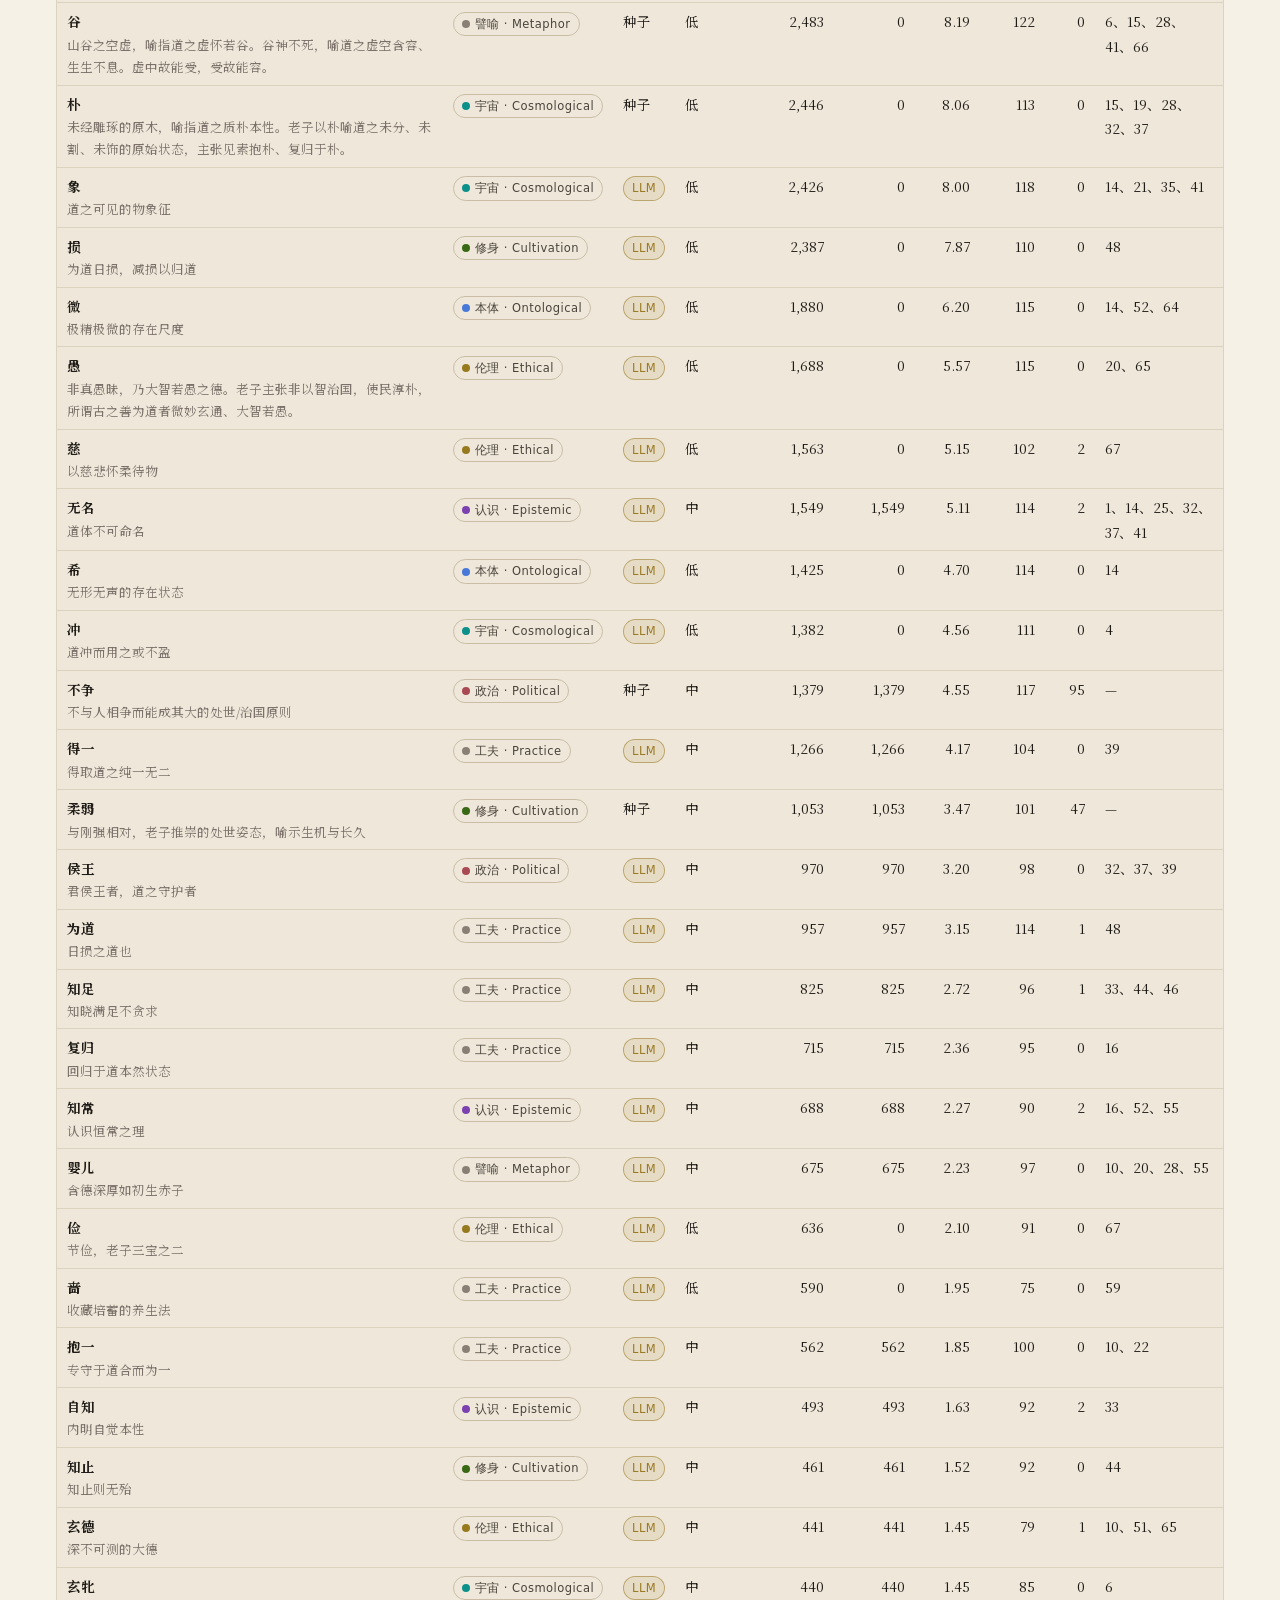
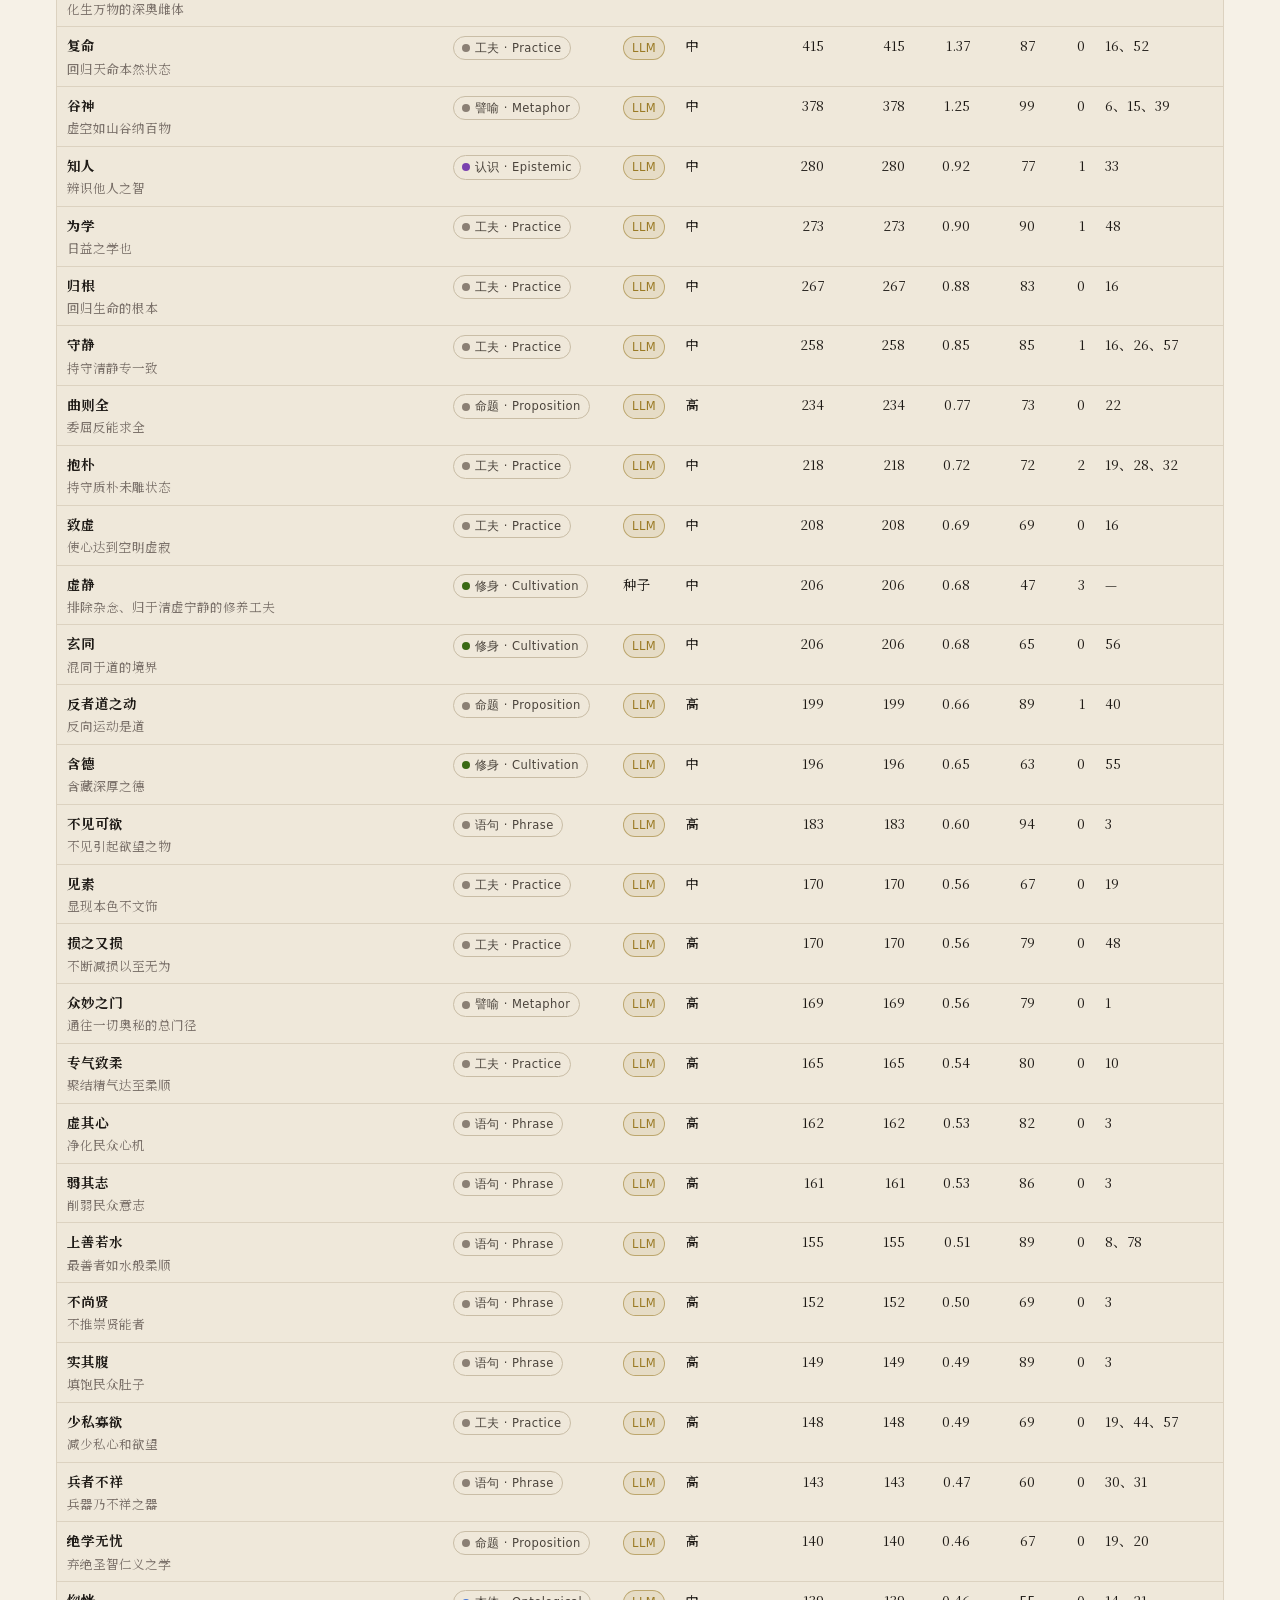
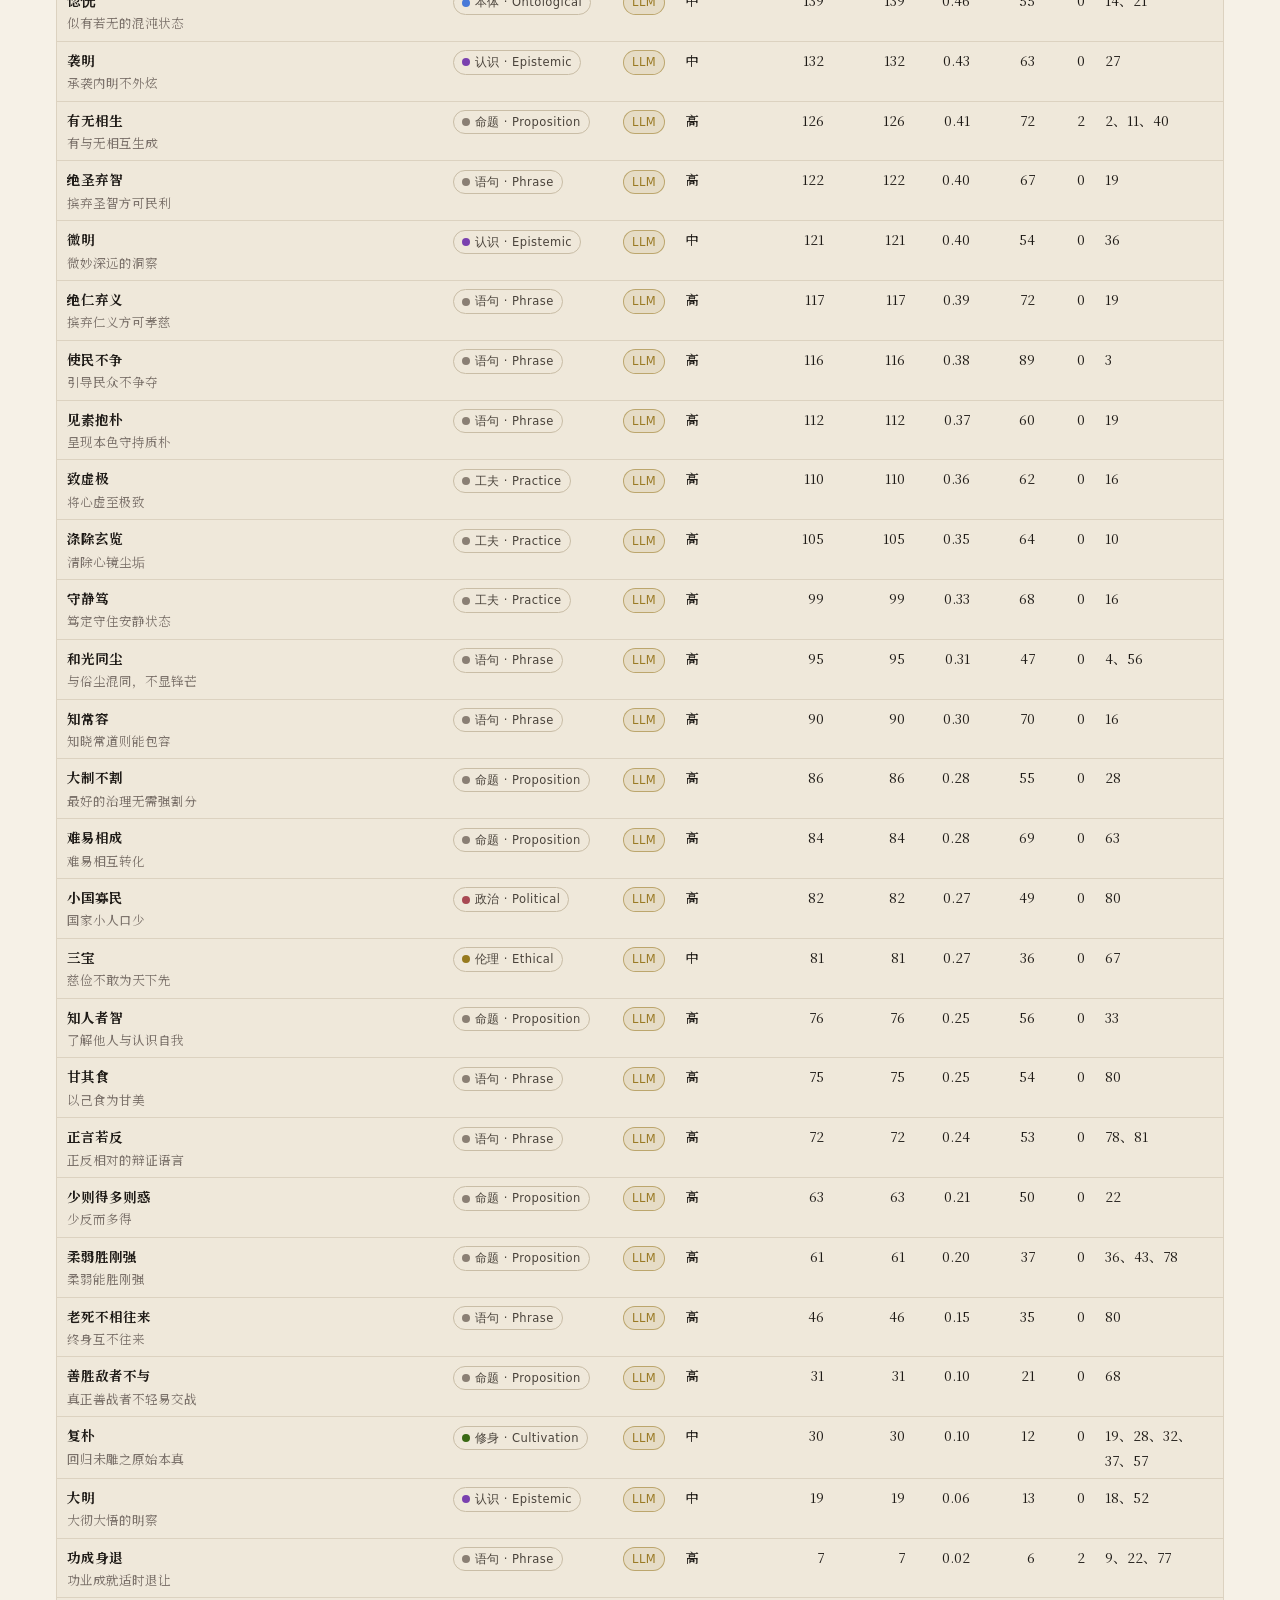
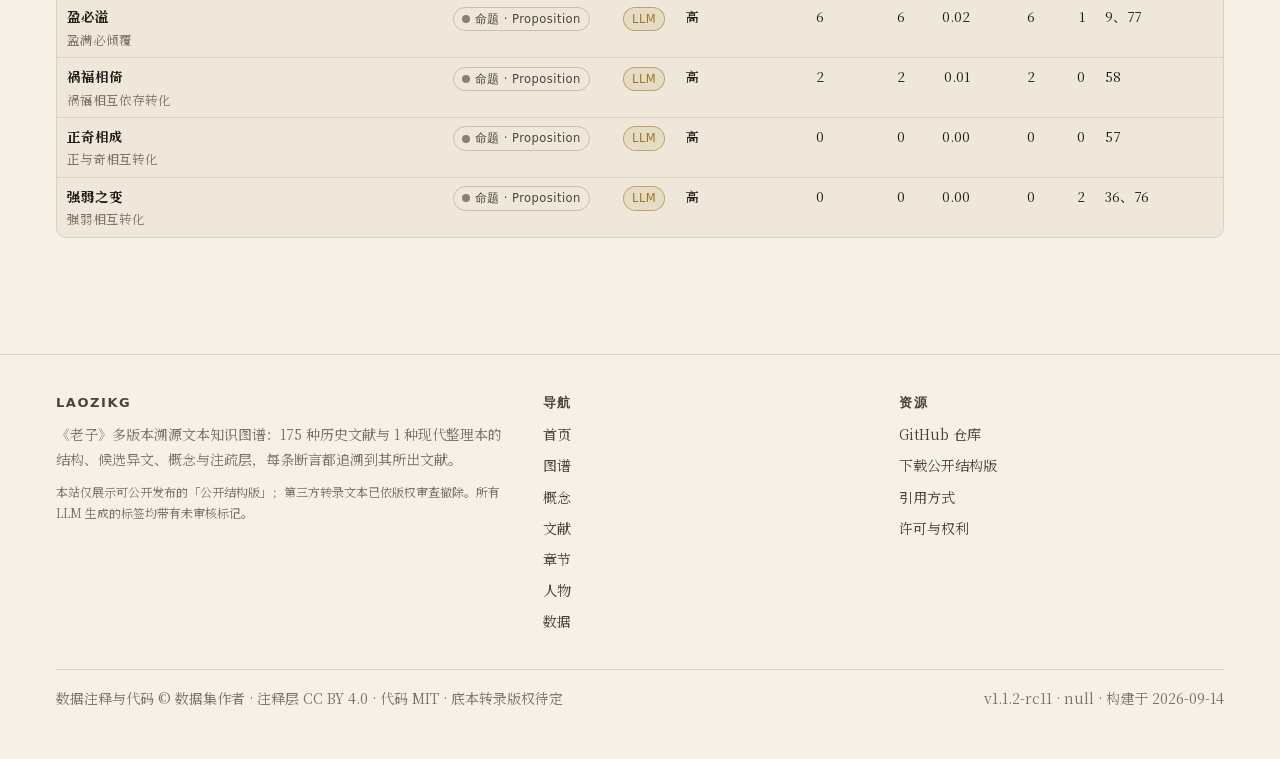
<file: docs/concepts.html>
<!DOCTYPE html>
<html lang="zh-Hans">
<head>
<meta charset="utf-8">
<meta name="viewport" content="width=device-width, initial-scale=1">
<title>概念图谱 · 老子语料知识图谱</title>
<meta name="description" content="LaoziKG 的 111 个《老子》概念：10 个层级、67 条类型化关系、跨章节实例的共现网络，以及每个概念的提及统计与注疏分布。">
<meta name="color-scheme" content="light dark">
<script>try{var t=localStorage.getItem('lz-theme');if(t)document.documentElement.setAttribute('data-theme',t)}catch(e){}</script>
<link rel="icon" href="assets/img/favicon.svg" type="image/svg+xml">
<link rel="stylesheet" href="assets/fonts/fonts.css">
<link rel="stylesheet" href="assets/css/site.css">
<style>
  .cgraph { width: 100%; height: clamp(420px, 68vh, 760px); display: block; cursor: grab; touch-action: none; }
  .cgraph:active { cursor: grabbing; }
  .cgraph text { font-family: var(--serif); font-size: 12.5px; fill: var(--ink); paint-order: stroke; stroke: var(--paper-2); stroke-width: 3px; stroke-linejoin: round; pointer-events: none; }
  .cgraph .node { cursor: pointer; }
  .cgraph .node.is-dim { opacity: 0.18; }
  .cgraph .link { stroke: var(--line-2); stroke-opacity: 0.8; fill: none; }
  .cgraph .link.is-dim { stroke-opacity: 0.08; }
  .cgraph .link--REALIZES { stroke-dasharray: 4 3; }
  .cgraph .link--SYMBOLIZES { stroke-dasharray: 1.5 3; stroke-linecap: round; }
  .cgraph .node.is-sel .mark { stroke: var(--cinnabar); stroke-width: 2.5px; }
  .cgraph .hit { fill: transparent; }
  .rel-list { list-style: none; margin: 0; padding: 0; display: grid; gap: 6px; font-size: 14px; }
  .rel-list li { display: flex; gap: 8px; align-items: baseline; flex-wrap: wrap; }
  .rel-list .rel { font-family: var(--sans); font-size: 11px; letter-spacing: 0.08em; color: var(--ink-3); text-transform: uppercase; }
  .tiers { display: grid; grid-template-columns: repeat(3, 1fr); gap: 8px; margin-top: 8px; }
  .tier { background: var(--paper-3); border-radius: 4px; padding: 8px 10px; }
  .tier b { display: block; font-size: 18px; line-height: 1.2; }
  .tier span { font-family: var(--sans); font-size: 11px; color: var(--ink-3); letter-spacing: 0.06em; }
  .graph-note { font-family: var(--sans); font-size: 12px; color: var(--ink-3); margin: 6px 6px 0; display: flex; justify-content: space-between; flex-wrap: wrap; gap: 6px 14px; }
</style>
</head>
<body data-page="concepts">
<header id="site-header"></header>
<main>
  <section class="page-head">
    <div class="wrap">
      <div class="eyebrow">Concepts</div>
      <h1>概念图谱 <span class="muted" style="font-weight:400;font-size:0.5em">Concept ontology &amp; co-occurrence</span></h1>
      <p class="lede">111 个概念分作十层：57 个原子概念（本体、宇宙、认识、修身、伦理、政治）与 54 个复合条目（工夫、语句、命题、譬喻）。复合条目经「表达 / 实现 / 象征」关系挂靠在原子概念之下；共现网络则来自默认分析集中的章节实例。层级与 35 条语义关系由 MiniMax-M3 判定，尚未经专家审核。</p>
    </div>
  </section>

  <section class="section section--tight">
    <div class="wrap wrap--wide">
      <div class="toolbar">
        <div id="view-seg"></div>
        <div id="size-seg"></div>
        <div class="field" id="threshold-field" style="display:none"><label for="threshold">共现阈值 · 同时含两概念的章节实例 ≥ <span id="threshold-val">120</span></label><input id="threshold" type="range" min="20" max="600" step="10" value="120"></div>
        <div class="field field--grow"><label for="concept-search">搜索概念</label><input id="concept-search" type="search" placeholder="输入概念名，如 无为、玄、上善若水" autocomplete="off"></div>
      </div>
      <div id="legend" class="legend" style="margin-bottom:12px"></div>
      <div class="split">
        <div class="vizbox" style="padding:0;overflow:hidden">
          <svg id="graph" class="cgraph" role="img" aria-label="概念关系图。使用下方的表格可获取同样的信息。"></svg>
          <div class="graph-note" style="padding:0 10px 8px"><span id="graph-stat"></span><span>拖动节点可调整布局 · 滚轮缩放 · 点击节点查看详情</span></div>
        </div>
        <aside class="panel" id="panel" aria-live="polite"><p class="panel__empty">点击图中任一节点，或在表格中选择一个概念，此处显示它的定义、典型章次、提及统计、注疏分布与关系。</p></aside>
      </div>
    </div>
  </section>

  <section class="section">
    <div class="wrap wrap--wide">
      <div class="section__head">
        <div class="eyebrow">Table</div>
        <h2>全部概念</h2>
        <p class="section__desc">「原始提及」是词汇层的子串匹配次数，「高特异性」只计名称不少于三字的匹配；两者并列，是为了提醒读者单字概念的计数不等于哲学用法的频率。点击表头排序，点击行查看详情。</p>
      </div>
      <div class="table-wrap" id="concept-table"></div>
    </div>
  </section>
</main>
<footer id="site-footer"></footer>
<script src="assets/vendor/d3.v7.min.js"></script>
<script src="assets/js/site.js"></script>
<script src="assets/js/detail.js"></script>
<script src="assets/js/concepts.js"></script>
</body>
</html>
</file>
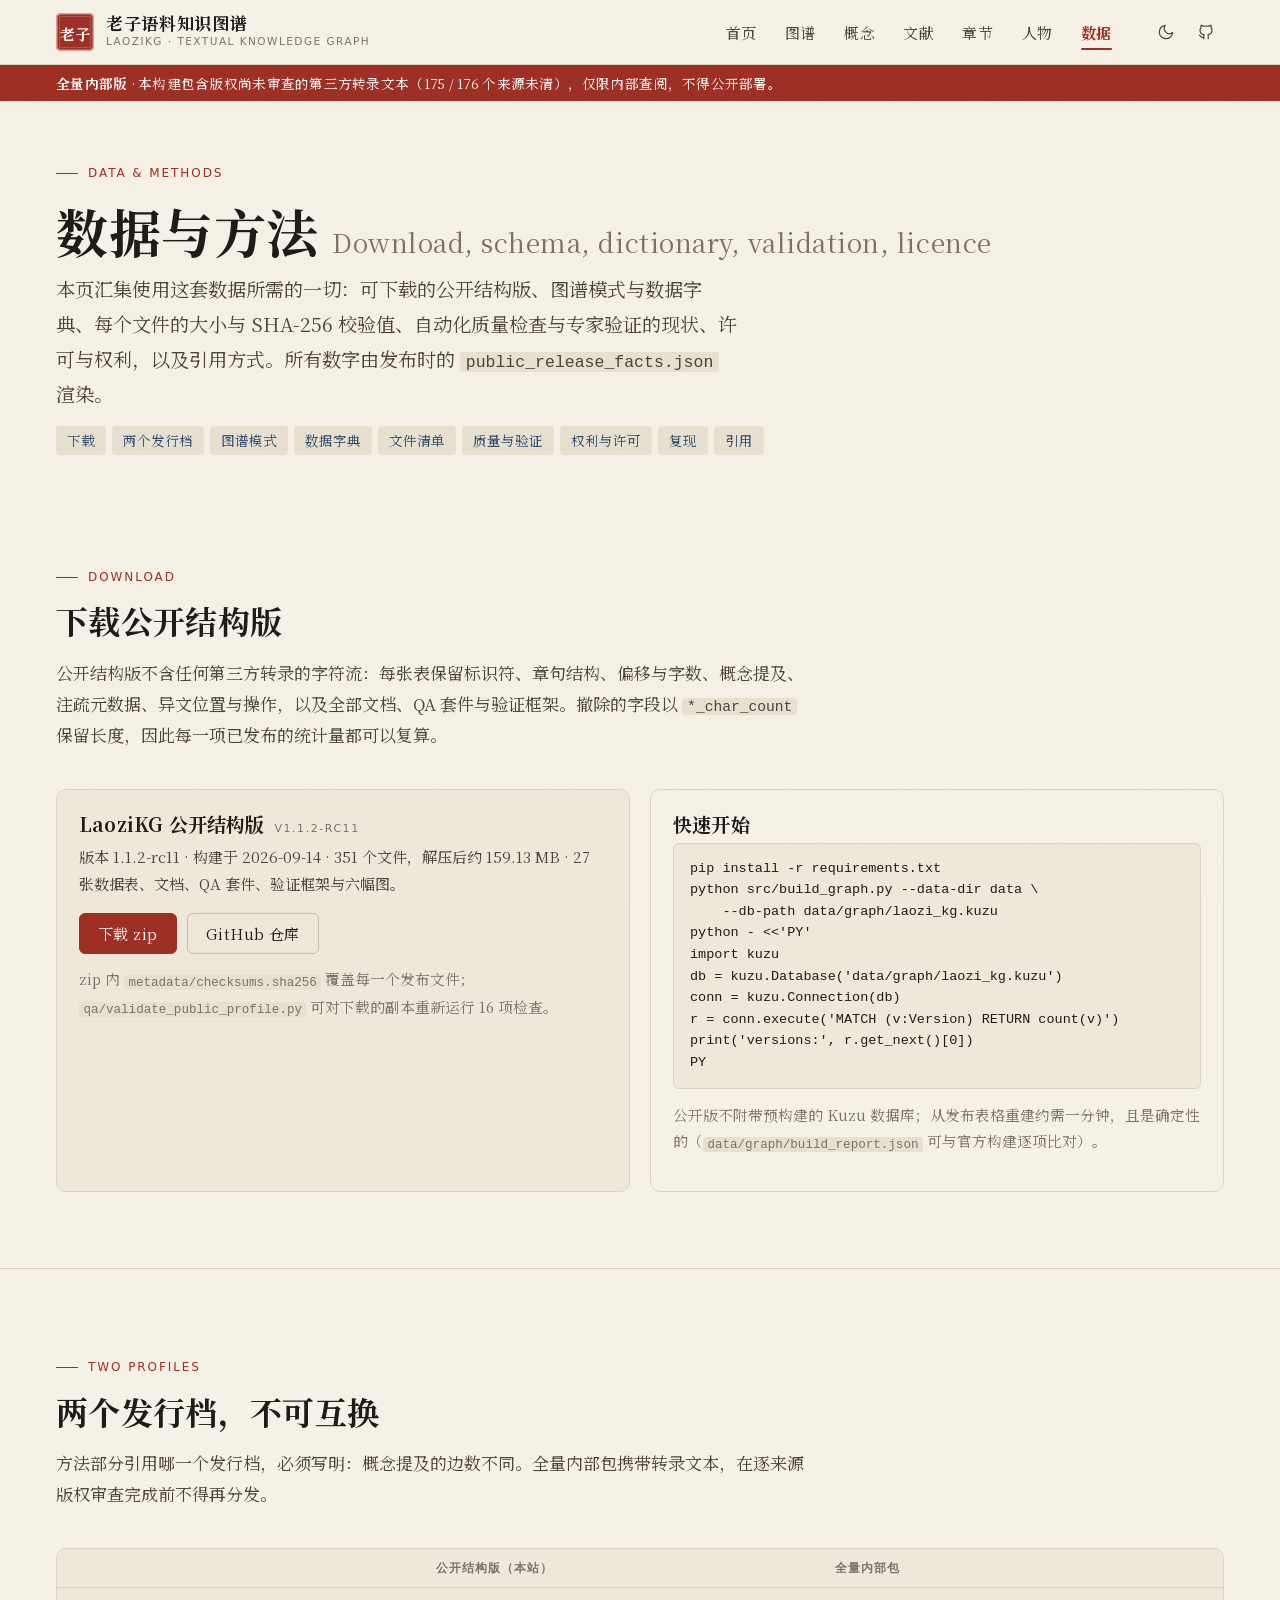
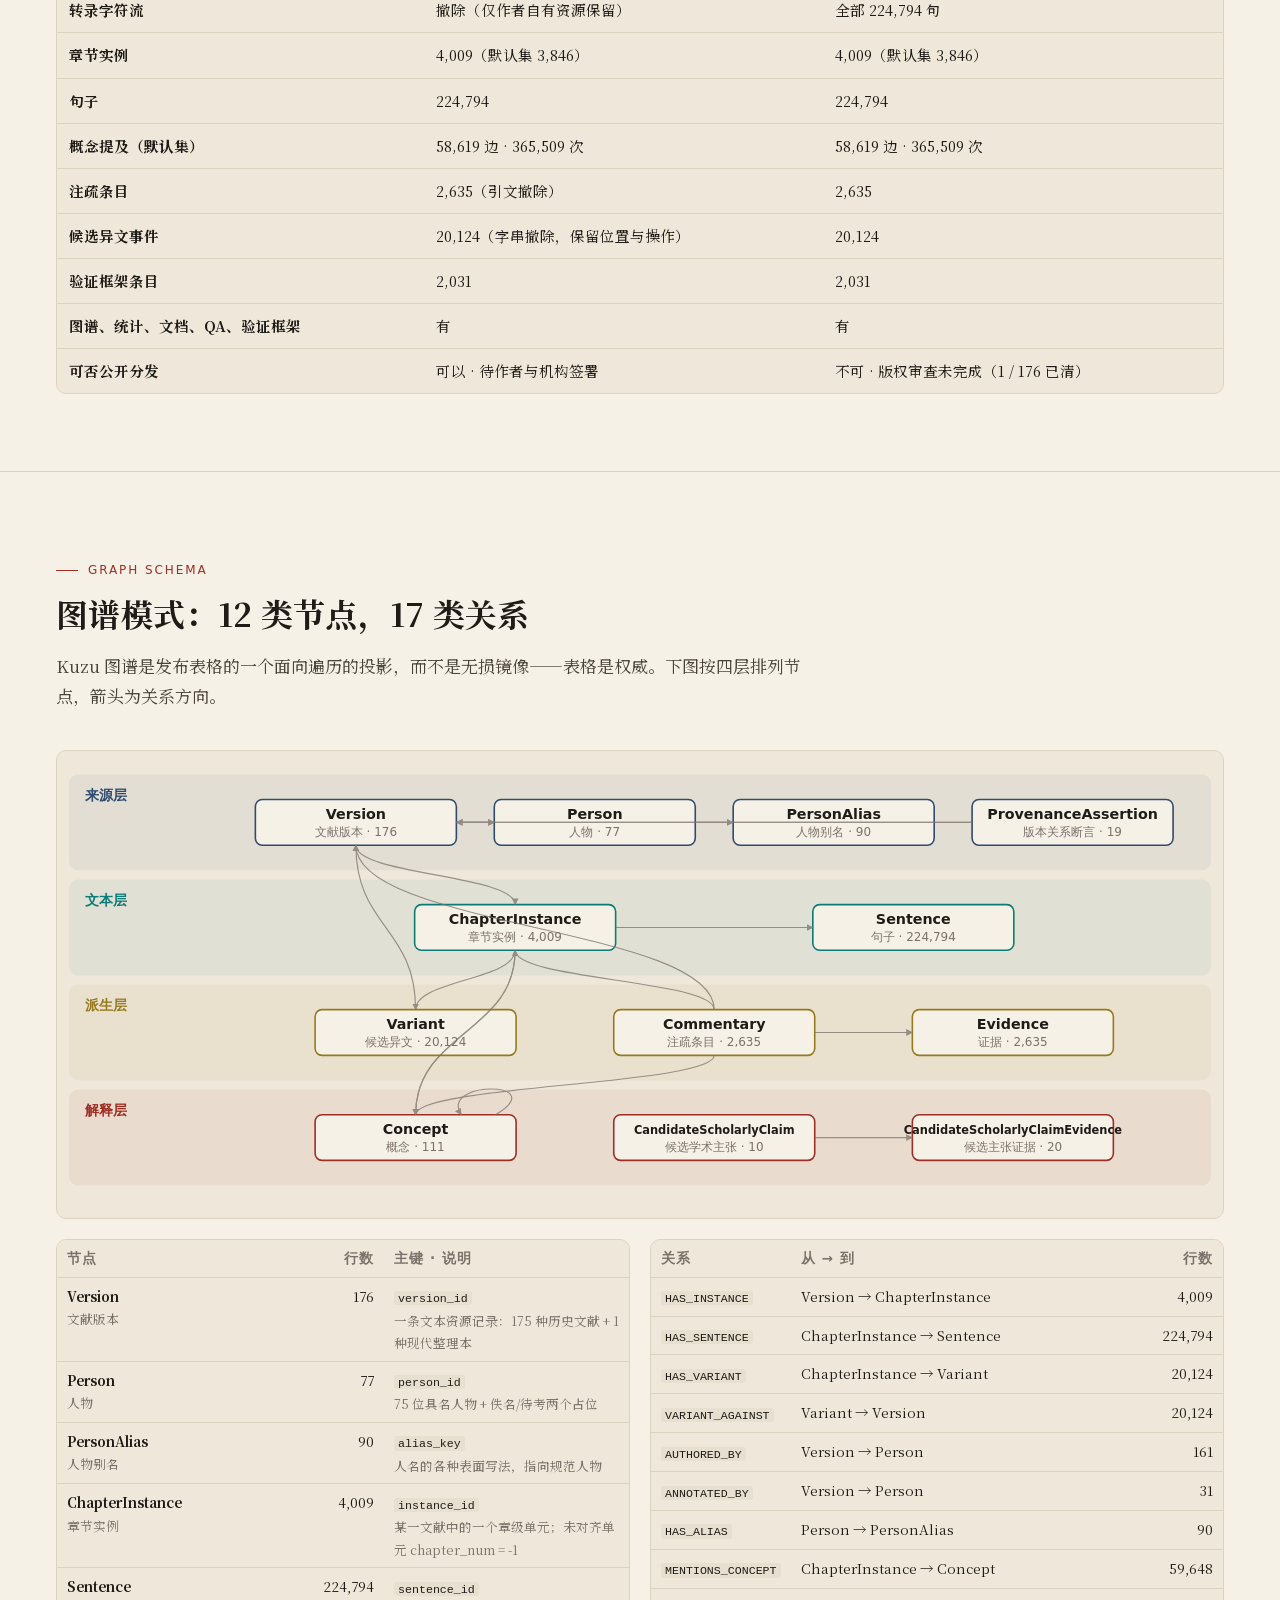
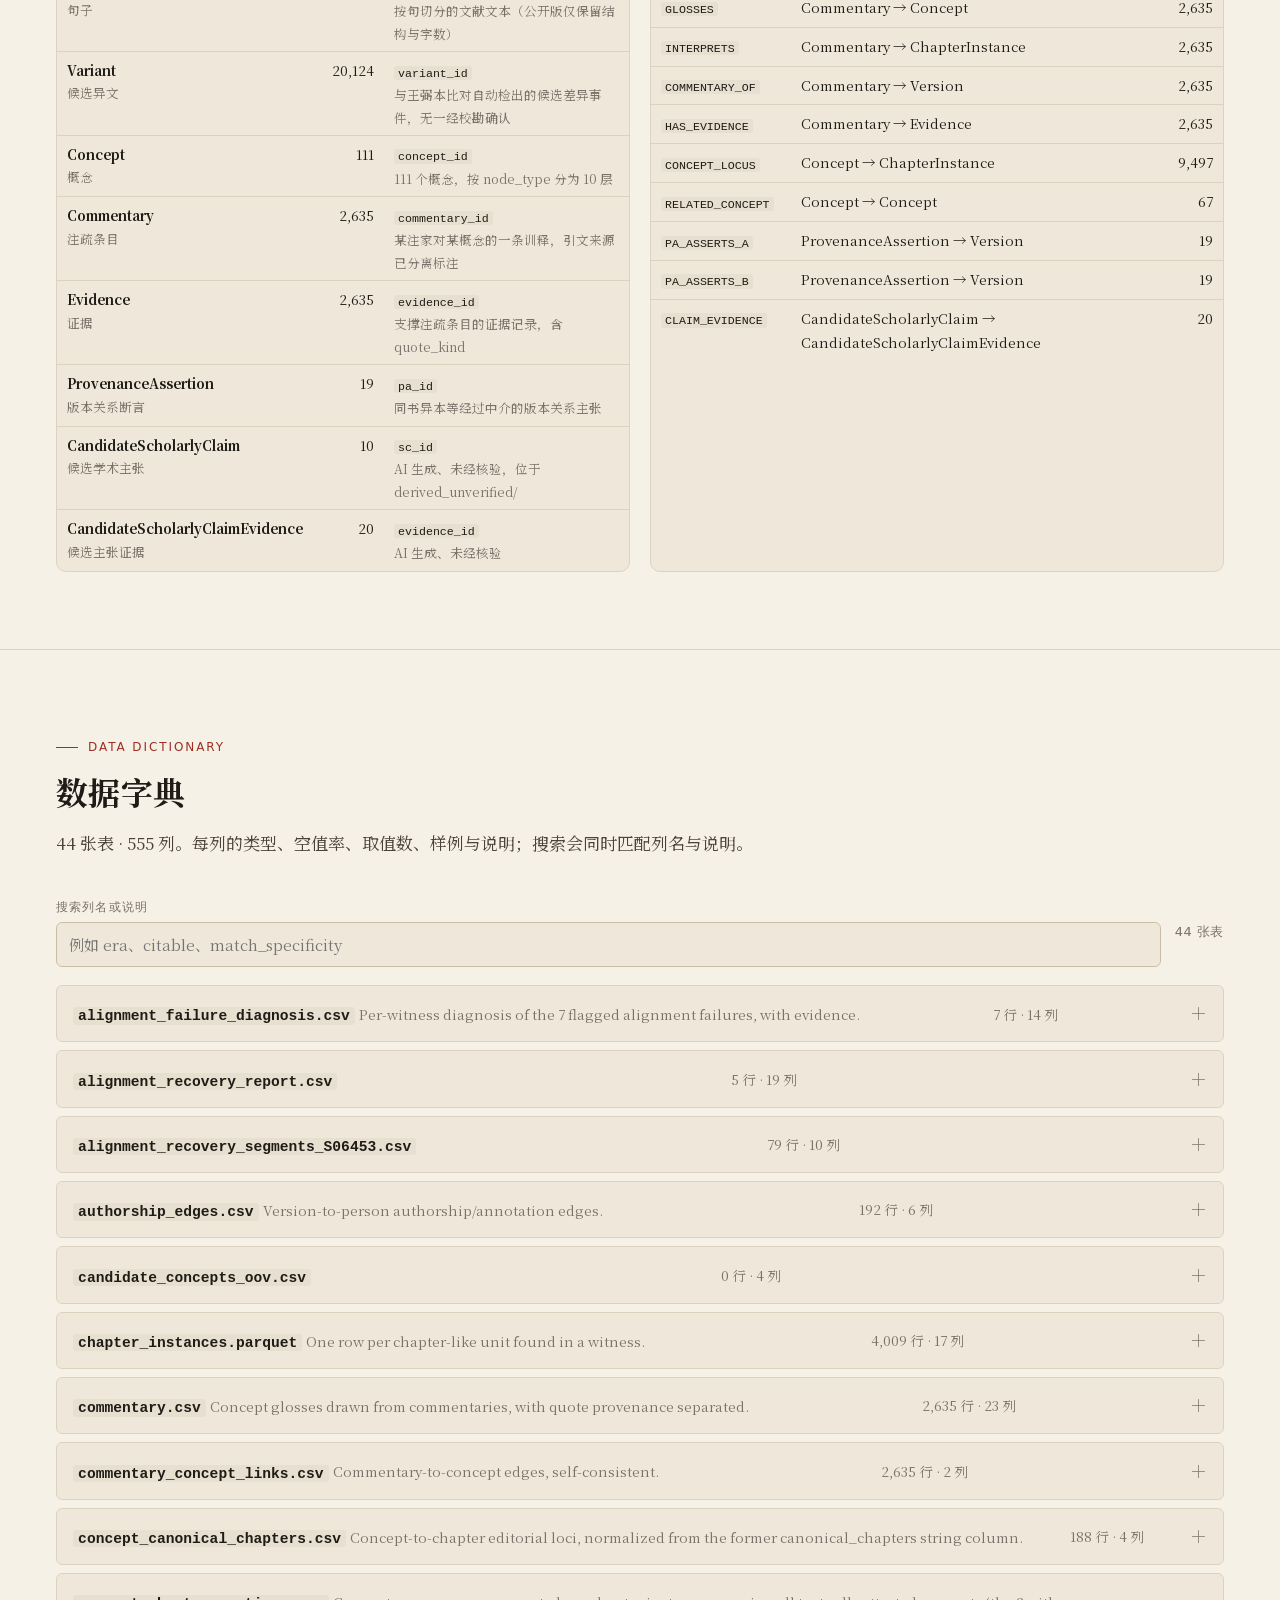
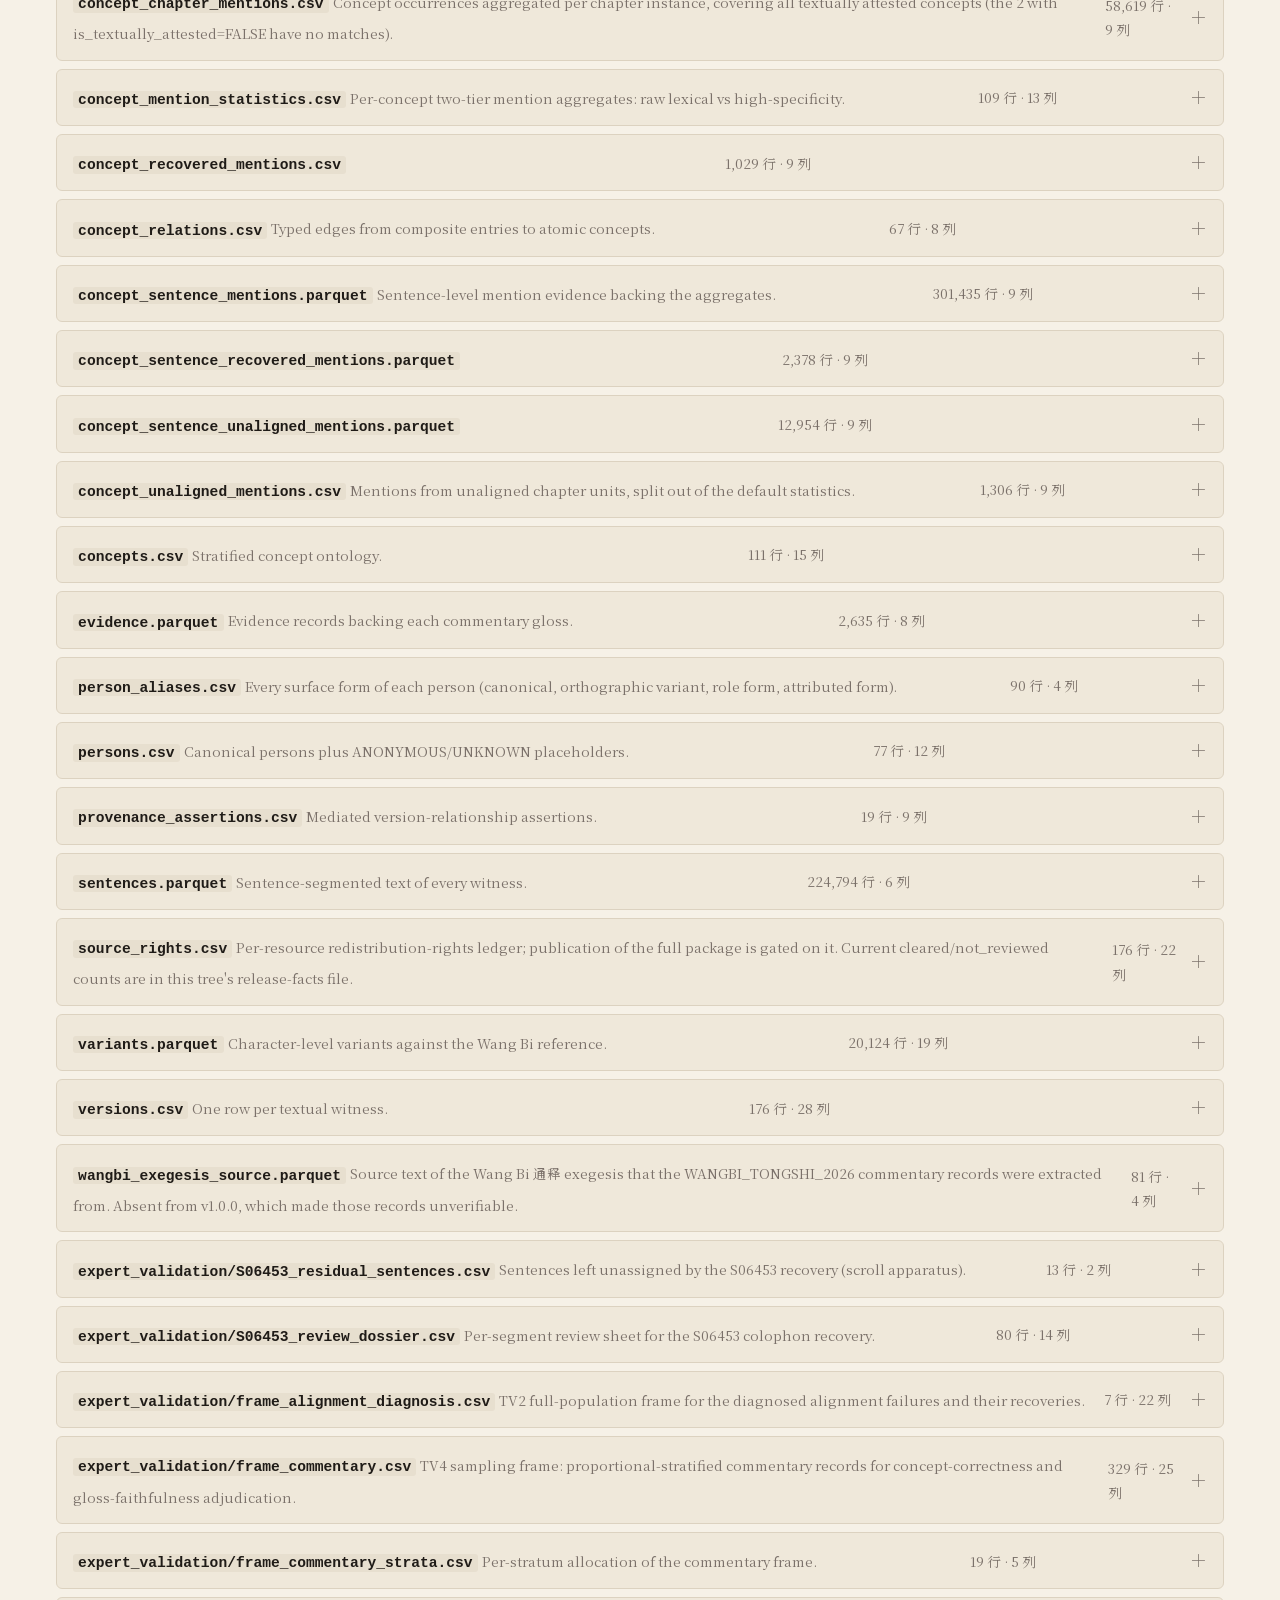
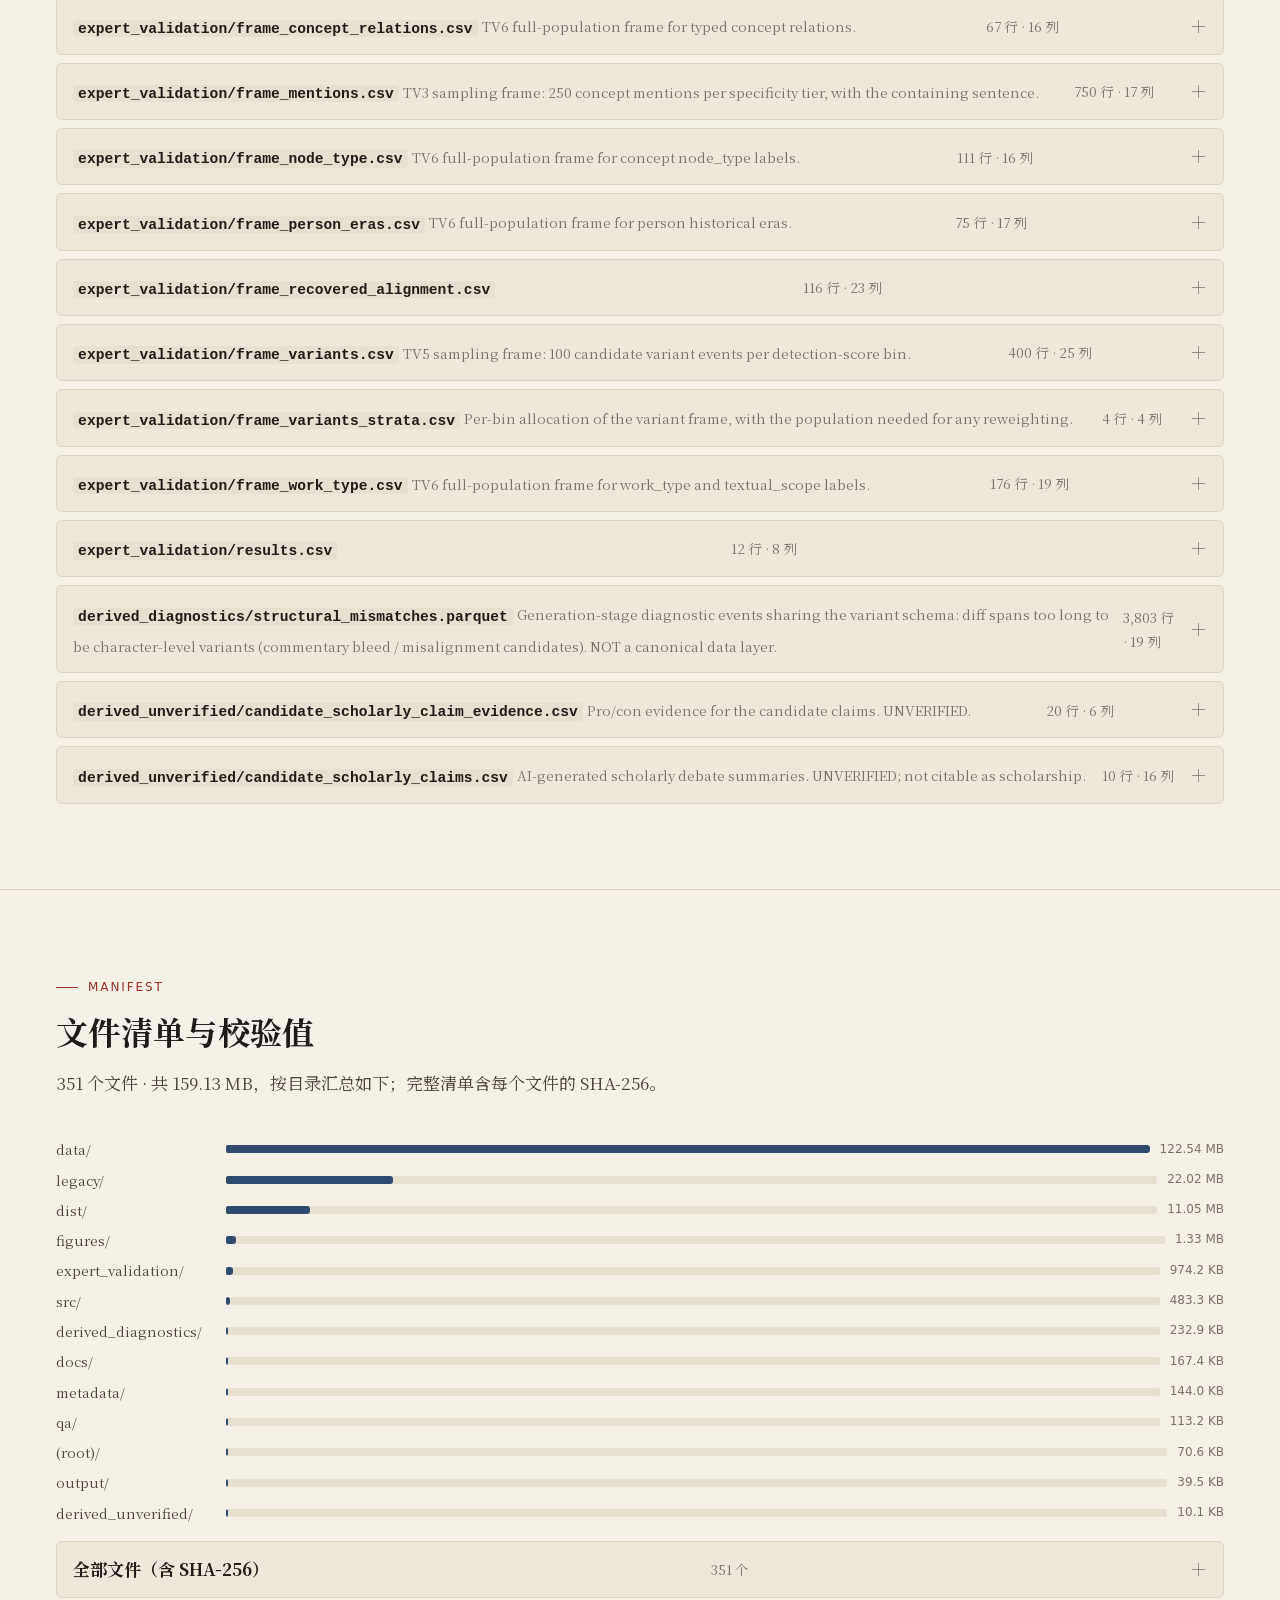
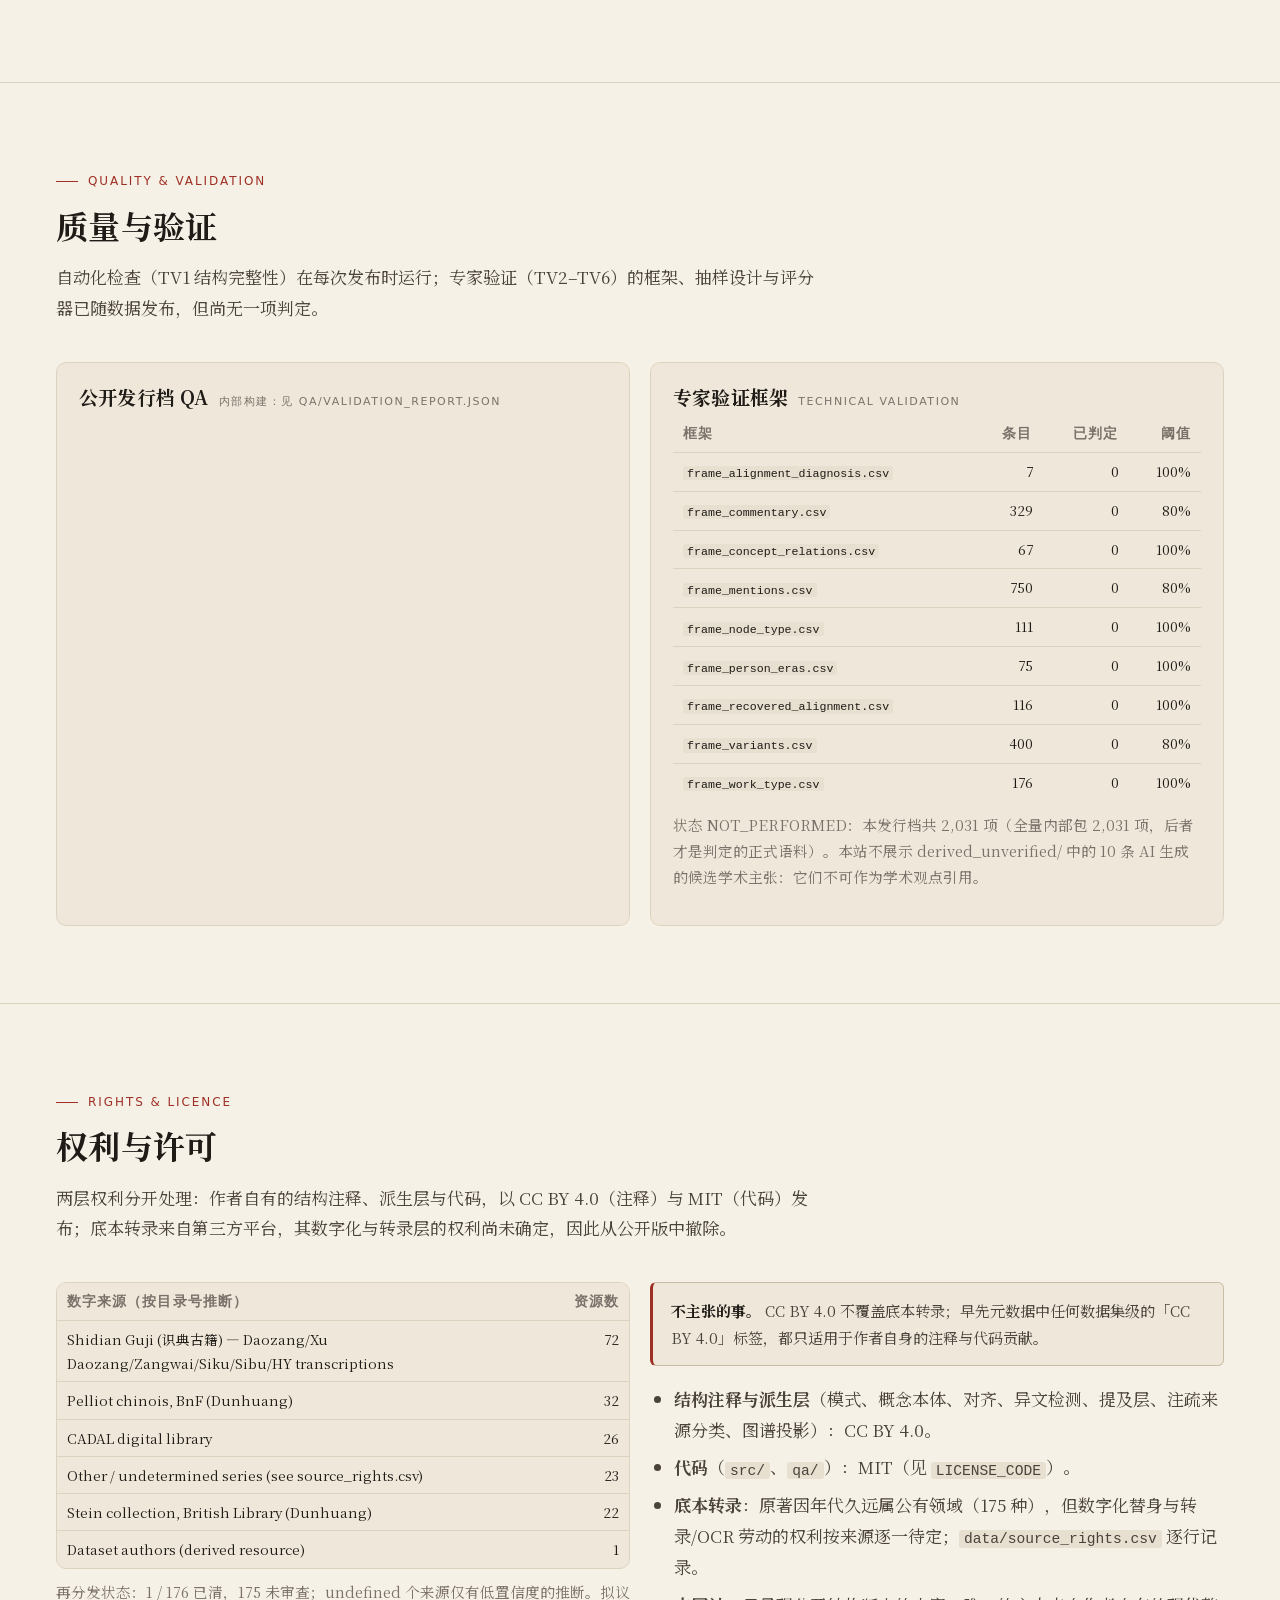
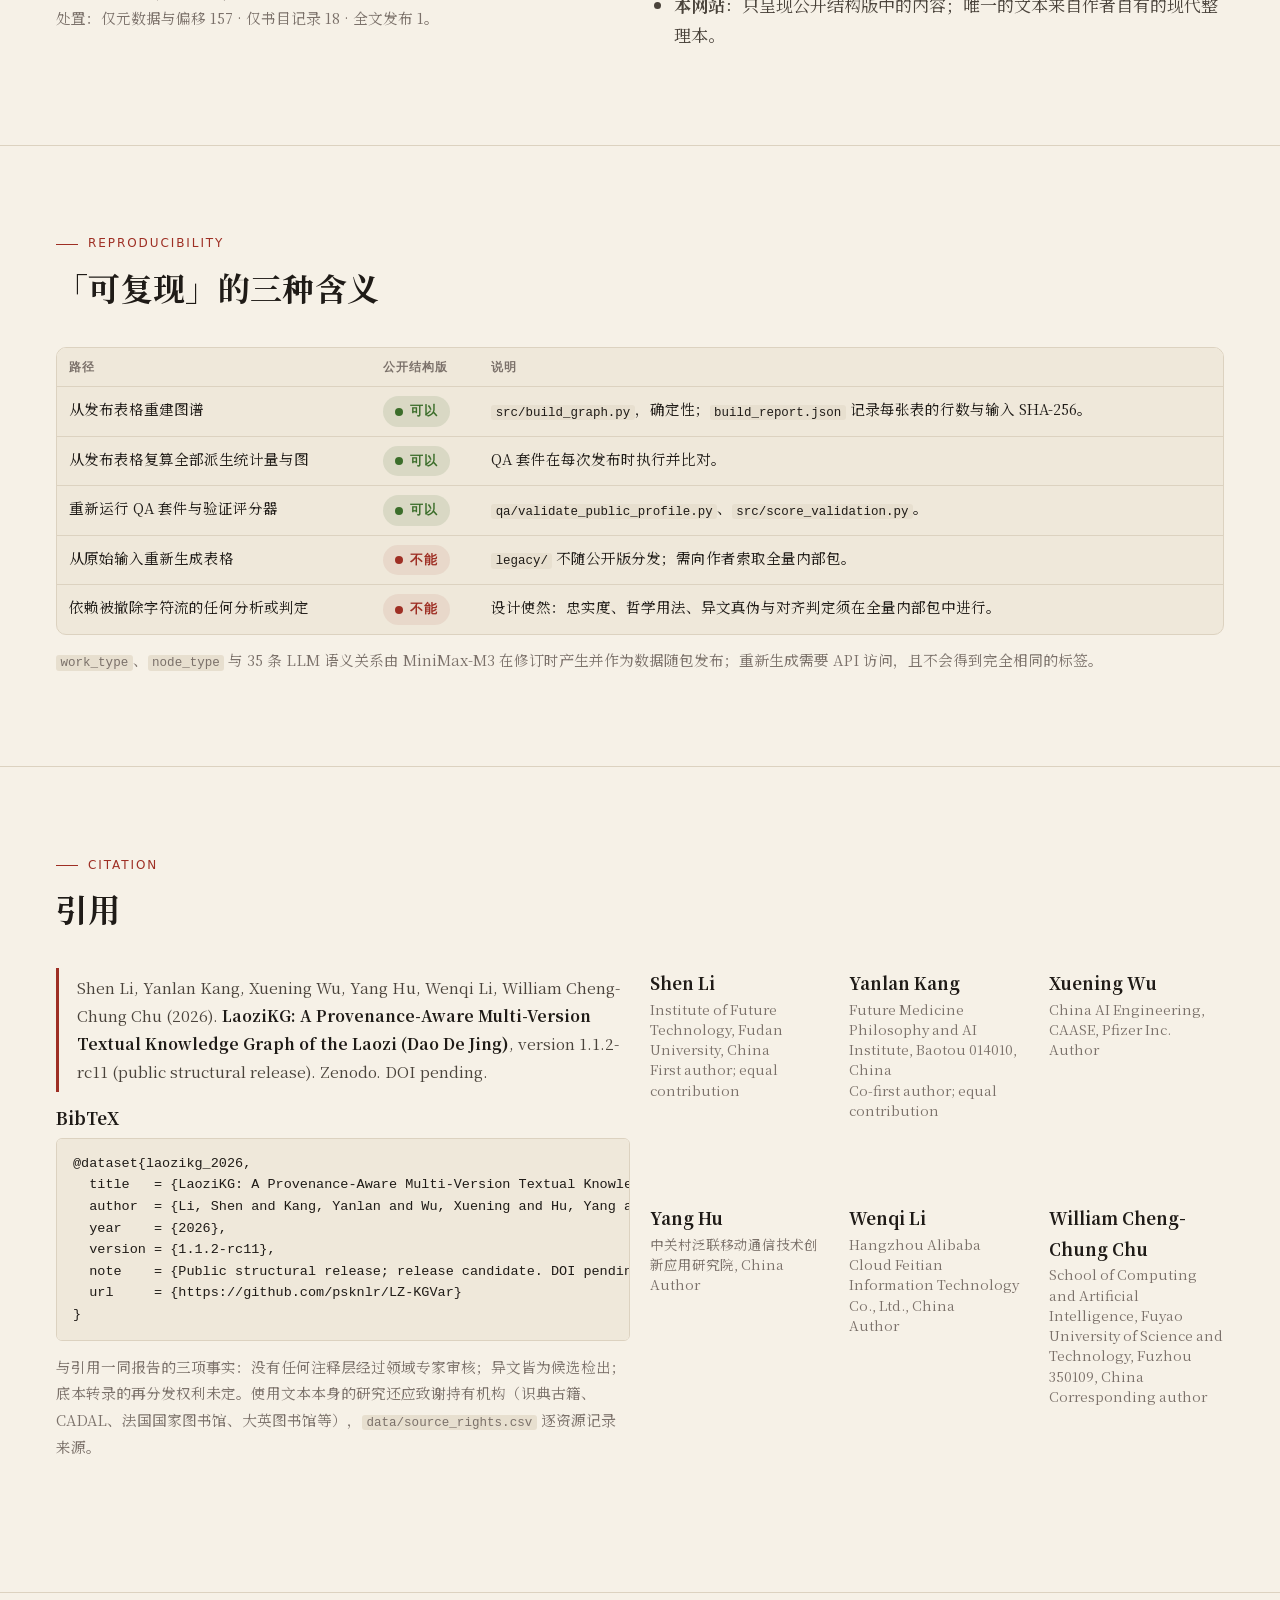
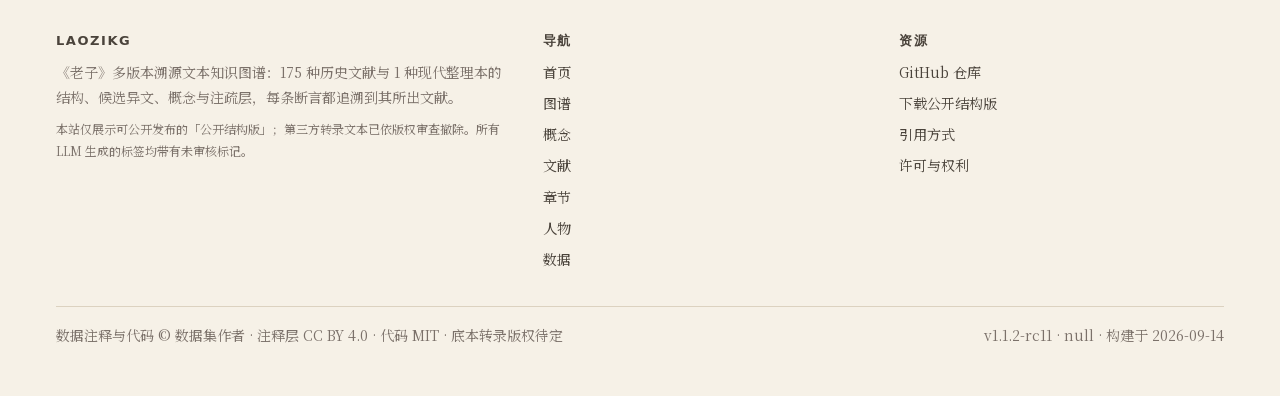
<file: docs/data.html>
<!DOCTYPE html>
<html lang="zh-Hans">
<head>
<meta charset="utf-8">
<meta name="viewport" content="width=device-width, initial-scale=1">
<title>数据与方法 · 老子语料知识图谱</title>
<meta name="description" content="LaoziKG 公开结构版的下载、图谱模式、数据字典、文件清单与校验值、质量与验证状态、许可与引用。">
<meta name="color-scheme" content="light dark">
<script>try{var t=localStorage.getItem('lz-theme');if(t)document.documentElement.setAttribute('data-theme',t)}catch(e){}</script>
<link rel="icon" href="assets/img/favicon.svg" type="image/svg+xml">
<link rel="stylesheet" href="assets/fonts/fonts.css">
<link rel="stylesheet" href="assets/css/site.css">
<style>
  .toc { display: flex; flex-wrap: wrap; gap: 6px; margin-top: 14px; }
  .schema-svg text { font-family: var(--sans); }
  .qa-list { list-style: none; margin: 0; padding: 0; display: grid; gap: 6px; }
  .qa-list li { display: grid; grid-template-columns: 22px 1fr; gap: 10px; font-size: 14.5px; align-items: baseline; }
  .qa-list li::before { content: "✓"; color: var(--green); font-weight: 700; }
  .qa-list span { color: var(--ink-3); font-size: 13px; }
  .dict-cols { font-size: 13.5px; }
  .dict-cols code { white-space: nowrap; }
</style>
</head>
<body data-page="data">
<header id="site-header"></header>
<main>
  <section class="page-head">
    <div class="wrap">
      <div class="eyebrow">Data &amp; methods</div>
      <h1>数据与方法 <span class="muted" style="font-weight:400;font-size:0.5em">Download, schema, dictionary, validation, licence</span></h1>
      <p class="lede">本页汇集使用这套数据所需的一切：可下载的公开结构版、图谱模式与数据字典、每个文件的大小与 SHA-256 校验值、自动化质量检查与专家验证的现状、许可与权利，以及引用方式。所有数字由发布时的 <code>public_release_facts.json</code> 渲染。</p>
      <nav class="toc" aria-label="本页目录">
        <a class="chip chip--link" href="#download">下载</a><a class="chip chip--link" href="#profiles">两个发行档</a><a class="chip chip--link" href="#schema">图谱模式</a><a class="chip chip--link" href="#dictionary">数据字典</a><a class="chip chip--link" href="#files">文件清单</a><a class="chip chip--link" href="#quality">质量与验证</a><a class="chip chip--link" href="#rights">权利与许可</a><a class="chip chip--link" href="#repro">复现</a><a class="chip chip--link" href="#cite">引用</a>
      </nav>
    </div>
  </section>

  <section class="section" id="download">
    <div class="wrap">
      <div class="section__head"><div class="eyebrow">Download</div><h2>下载公开结构版</h2>
        <p class="section__desc">公开结构版不含任何第三方转录的字符流：每张表保留标识符、章句结构、偏移与字数、概念提及、注疏元数据、异文位置与操作，以及全部文档、QA 套件与验证框架。撤除的字段以 <code>*_char_count</code> 保留长度，因此每一项已发布的统计量都可以复算。</p></div>
      <div class="grid-2">
        <div class="card">
          <h3 class="card__title">LaoziKG 公开结构版 <span class="en" id="dl-version">v1.1.2-rc11</span></h3>
          <p class="card__body" id="dl-desc"></p>
          <div class="cta-row" style="margin-top:16px">
            <a class="btn btn--primary" id="dl-link" href="https://github.com/psknlr/LZ-KGVar/raw/main/LaoziKG-v1.1.2-rc11-public-structural.zip">下载 zip</a>
            <a class="btn" href="https://github.com/psknlr/LZ-KGVar" target="_blank" rel="noopener">GitHub 仓库</a>
          </div>
          <p class="small muted" style="margin-top:12px">zip 内 <code>metadata/checksums.sha256</code> 覆盖每一个发布文件；<code>qa/validate_public_profile.py</code> 可对下载的副本重新运行 16 项检查。</p>
        </div>
        <div class="card card--flat">
          <h3 class="card__title">快速开始</h3>
<pre><code>pip install -r requirements.txt
python src/build_graph.py --data-dir data \
    --db-path data/graph/laozi_kg.kuzu
python - &lt;&lt;'PY'
import kuzu
db = kuzu.Database('data/graph/laozi_kg.kuzu')
conn = kuzu.Connection(db)
r = conn.execute('MATCH (v:Version) RETURN count(v)')
print('versions:', r.get_next()[0])
PY</code></pre>
          <p class="small muted">公开版不附带预构建的 Kuzu 数据库；从发布表格重建约需一分钟，且是确定性的（<code>data/graph/build_report.json</code> 可与官方构建逐项比对）。</p>
        </div>
      </div>
    </div>
  </section>

  <section class="section" id="profiles">
    <div class="wrap">
      <div class="section__head"><div class="eyebrow">Two profiles</div><h2>两个发行档，不可互换</h2>
        <p class="section__desc">方法部分引用哪一个发行档，必须写明：概念提及的边数不同。全量内部包携带转录文本，在逐来源版权审查完成前不得再分发。</p></div>
      <div class="table-wrap"><table class="table" id="profile-table"></table></div>
    </div>
  </section>

  <section class="section" id="schema">
    <div class="wrap">
      <div class="section__head"><div class="eyebrow">Graph schema</div><h2>图谱模式：12 类节点，17 类关系</h2>
        <p class="section__desc">Kuzu 图谱是发布表格的一个面向遍历的投影，而不是无损镜像——表格是权威。下图按四层排列节点，箭头为关系方向。</p></div>
      <div class="vizbox" style="margin-bottom:20px"><div id="schema-diagram"></div></div>
      <div class="grid-2">
        <div class="table-wrap"><table class="table table--compact" id="node-table"></table></div>
        <div class="table-wrap"><table class="table table--compact" id="rel-table"></table></div>
      </div>
    </div>
  </section>

  <section class="section" id="dictionary">
    <div class="wrap">
      <div class="section__head"><div class="eyebrow">Data dictionary</div><h2>数据字典</h2>
        <p class="section__desc" id="dict-desc">每张表、每一列的类型、空值率、取值数与说明。</p></div>
      <div class="filters"><div class="field field--grow"><label for="dict-q">搜索列名或说明</label><input id="dict-q" type="search" placeholder="例如 era、citable、match_specificity" autocomplete="off"></div><span class="count" id="dict-count"></span></div>
      <div id="dict"></div>
    </div>
  </section>

  <section class="section" id="files">
    <div class="wrap">
      <div class="section__head"><div class="eyebrow">Manifest</div><h2>文件清单与校验值</h2><p class="section__desc" id="files-desc"></p></div>
      <div id="files-by-dir" style="margin-bottom:16px"></div>
      <details class="acc"><summary><span>全部文件（含 SHA-256）</span><span class="sub" id="files-n"></span></summary><div class="acc__body"><div class="table-wrap" id="files-table"></div></div></details>
    </div>
  </section>

  <section class="section" id="quality">
    <div class="wrap">
      <div class="section__head"><div class="eyebrow">Quality &amp; validation</div><h2>质量与验证</h2>
        <p class="section__desc">自动化检查（TV1 结构完整性）在每次发布时运行；专家验证（TV2–TV6）的框架、抽样设计与评分器已随数据发布，但尚无一项判定。</p></div>
      <div class="grid-2">
        <div class="card"><h3 class="card__title">公开发行档 QA <span class="en" id="qa-score"></span></h3><ul class="qa-list" id="qa-list"></ul></div>
        <div class="card"><h3 class="card__title">专家验证框架 <span class="en">Technical validation</span></h3><div class="table-wrap" style="border:0;background:none"><table class="table table--compact" id="valid-table"></table></div><p class="small muted" id="valid-note" style="margin-top:10px"></p></div>
      </div>
    </div>
  </section>

  <section class="section" id="rights">
    <div class="wrap">
      <div class="section__head"><div class="eyebrow">Rights &amp; licence</div><h2>权利与许可</h2>
        <p class="section__desc">两层权利分开处理：作者自有的结构注释、派生层与代码，以 CC BY 4.0（注释）与 MIT（代码）发布；底本转录来自第三方平台，其数字化与转录层的权利尚未确定，因此从公开版中撤除。</p></div>
      <div class="grid-2">
        <div>
          <div class="table-wrap"><table class="table table--compact" id="rights-table"></table></div>
          <p class="small muted" style="margin-top:10px" id="rights-note"></p>
        </div>
        <div class="prose" id="license">
          <div class="callout"><b>不主张的事。</b> CC BY 4.0 不覆盖底本转录；早先元数据中任何数据集级的「CC BY 4.0」标签，都只适用于作者自身的注释与代码贡献。</div>
          <ul>
            <li><b>结构注释与派生层</b>（模式、概念本体、对齐、异文检测、提及层、注疏来源分类、图谱投影）：CC BY 4.0。</li>
            <li><b>代码</b>（<code>src/</code>、<code>qa/</code>）：MIT（见 <code>LICENSE_CODE</code>）。</li>
            <li><b>底本转录</b>：原著因年代久远属公有领域（175 种），但数字化替身与转录/OCR 劳动的权利按来源逐一待定；<code>data/source_rights.csv</code> 逐行记录。</li>
            <li><b>本网站</b>：只呈现公开结构版中的内容；唯一的文本来自作者自有的现代整理本。</li>
          </ul>
        </div>
      </div>
    </div>
  </section>

  <section class="section" id="repro">
    <div class="wrap">
      <div class="section__head"><div class="eyebrow">Reproducibility</div><h2>「可复现」的三种含义</h2></div>
      <div class="table-wrap"><table class="table">
        <thead><tr><th>路径</th><th>公开结构版</th><th>说明</th></tr></thead>
        <tbody>
          <tr><td>从发布表格重建图谱</td><td><span class="pill pill--ok">可以</span></td><td><code>src/build_graph.py</code>，确定性；<code>build_report.json</code> 记录每张表的行数与输入 SHA-256。</td></tr>
          <tr><td>从发布表格复算全部派生统计量与图</td><td><span class="pill pill--ok">可以</span></td><td>QA 套件在每次发布时执行并比对。</td></tr>
          <tr><td>重新运行 QA 套件与验证评分器</td><td><span class="pill pill--ok">可以</span></td><td><code>qa/validate_public_profile.py</code>、<code>src/score_validation.py</code>。</td></tr>
          <tr><td>从原始输入重新生成表格</td><td><span class="pill pill--block">不能</span></td><td><code>legacy/</code> 不随公开版分发；需向作者索取全量内部包。</td></tr>
          <tr><td>依赖被撤除字符流的任何分析或判定</td><td><span class="pill pill--block">不能</span></td><td>设计使然：忠实度、哲学用法、异文真伪与对齐判定须在全量内部包中进行。</td></tr>
        </tbody>
      </table></div>
      <p class="small muted" style="margin-top:12px"><code>work_type</code>、<code>node_type</code> 与 35 条 LLM 语义关系由 MiniMax-M3 在修订时产生并作为数据随包发布；重新生成需要 API 访问，且不会得到完全相同的标签。</p>
    </div>
  </section>

  <section class="section" id="cite">
    <div class="wrap">
      <div class="section__head"><div class="eyebrow">Citation</div><h2>引用</h2></div>
      <div class="grid-2">
        <div>
          <blockquote class="cite" id="cite-text"></blockquote>
          <h4>BibTeX</h4>
          <pre id="bibtex"></pre>
          <p class="small muted">与引用一同报告的三项事实：没有任何注释层经过领域专家审核；异文皆为候选检出；底本转录的再分发权利未定。使用文本本身的研究还应致谢持有机构（识典古籍、CADAL、法国国家图书馆、大英图书馆等），<code>data/source_rights.csv</code> 逐资源记录来源。</p>
        </div>
        <div class="authors" id="authors"></div>
      </div>
    </div>
  </section>
</main>
<footer id="site-footer"></footer>
<script src="assets/vendor/d3.v7.min.js"></script>
<script src="assets/js/site.js"></script>
<script src="assets/js/data.js"></script>
</body>
</html>
</file>
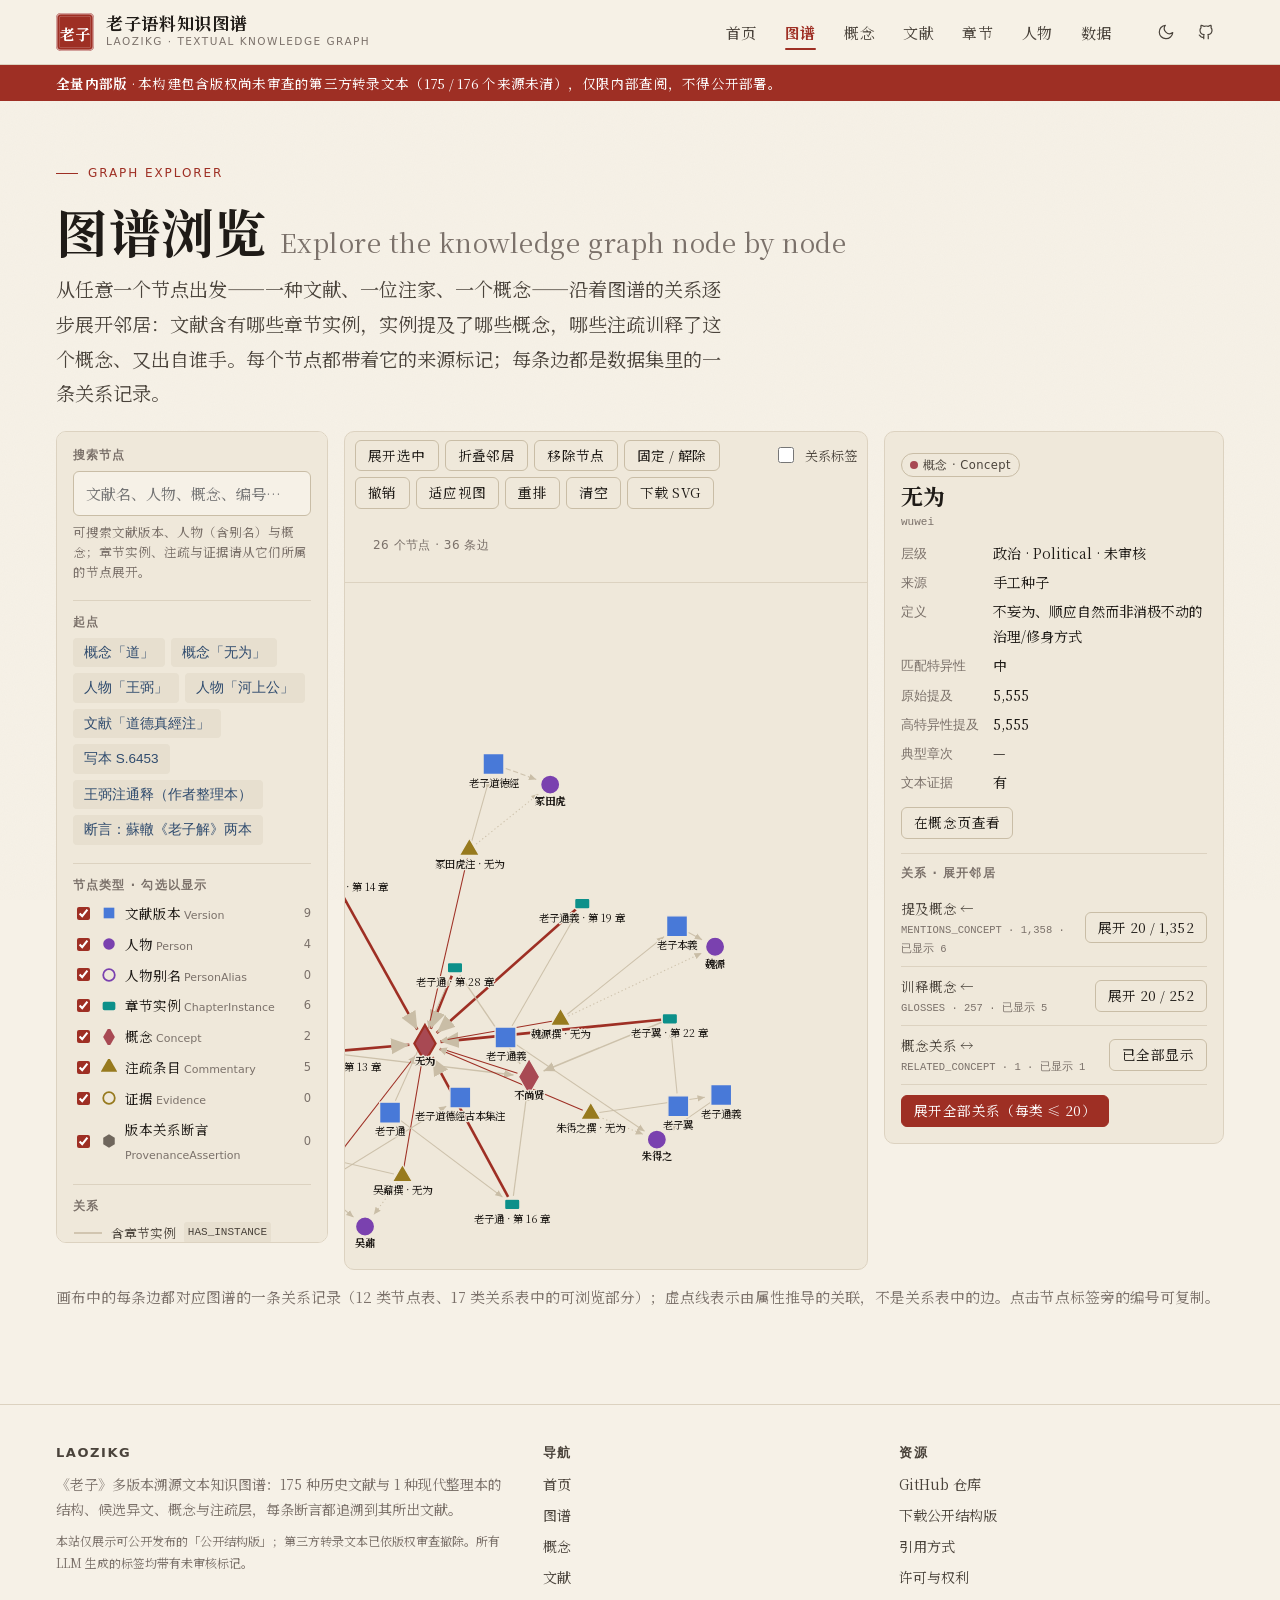
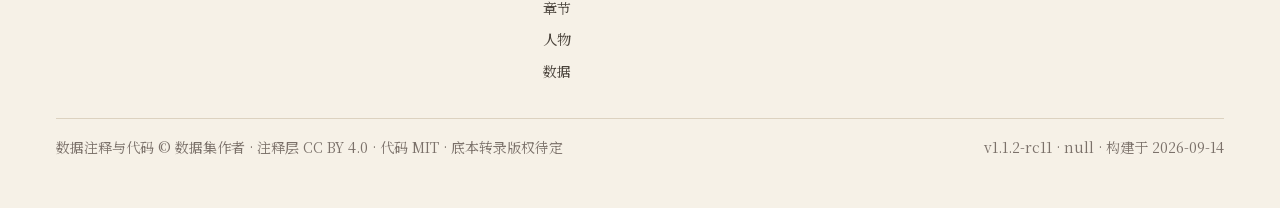
<file: docs/graph.html>
<!DOCTYPE html>
<html lang="zh-Hans">
<head>
<meta charset="utf-8">
<meta name="viewport" content="width=device-width, initial-scale=1">
<title>图谱浏览 · 老子语料知识图谱</title>
<meta name="description" content="在网页上直接浏览 LaoziKG 知识图谱：从任意文献、人物、概念出发，按关系逐步展开邻居节点，查看每个节点的属性与来源标记。">
<meta name="color-scheme" content="light dark">
<script>try{var t=localStorage.getItem('lz-theme');if(t)document.documentElement.setAttribute('data-theme',t)}catch(e){}</script>
<link rel="icon" href="assets/img/favicon.svg" type="image/svg+xml">
<link rel="stylesheet" href="assets/fonts/fonts.css">
<link rel="stylesheet" href="assets/css/site.css">
<style>
  .kg { display: grid; grid-template-columns: 272px minmax(0, 1fr) 340px; gap: 16px; align-items: start; }
  .kg > * { min-width: 0; }
  .kg-side, .kg-panel { background: var(--paper-2); border: 1px solid var(--line); border-radius: var(--radius-lg); padding: 16px; }
  .kg-side { position: sticky; top: calc(var(--topbar-h) + 12px); max-height: calc(100vh - var(--topbar-h) - 24px); overflow: auto; }
  .kg-panel { position: sticky; top: calc(var(--topbar-h) + 12px); max-height: calc(100vh - var(--topbar-h) - 24px); overflow: auto; }
  .kg-side h4, .kg-panel h4 { font-family: var(--sans); font-size: 11.5px; letter-spacing: 0.1em; text-transform: uppercase; color: var(--ink-3); margin: 0 0 8px; font-weight: 600; }
  .kg-side section + section { margin-top: 18px; padding-top: 14px; border-top: 1px solid var(--line); }
  .kg-stage { border: 1px solid var(--line); border-radius: var(--radius-lg); background: var(--paper-2); overflow: hidden; position: relative; }
  .kg-toolbar { display: flex; flex-wrap: wrap; gap: 6px; padding: 8px 10px; border-bottom: 1px solid var(--line); align-items: center; }
  .kg-toolbar .spacer { flex: 1; }
  .kg-toolbar .stat { font-family: var(--sans); font-size: 12px; color: var(--ink-3); letter-spacing: 0.04em; }
  .kg-svg { width: 100%; height: clamp(460px, calc(100vh - var(--topbar-h) - 150px), 900px); display: block; cursor: grab; touch-action: none; background:
    radial-gradient(circle at 50% 50%, transparent 0, transparent 100%); }
  .kg-svg:active { cursor: grabbing; }
  .kg-svg text { font-family: var(--serif); font-size: 12px; fill: var(--ink); paint-order: stroke; stroke: var(--paper-2); stroke-width: 3px; stroke-linejoin: round; pointer-events: none; }
  .kg-svg .elabel { font-family: var(--sans); font-size: 10px; fill: var(--ink-3); stroke-width: 2.5px; }
  .kg-svg .knode { cursor: pointer; }
  .kg-svg .knode.is-sel .mark { stroke: var(--cinnabar) !important; stroke-width: 2.5px !important; }
  .kg-svg .knode.is-pin .mark { stroke-dasharray: 2 2; }
  .kg-svg .klink { fill: none; stroke: var(--line-2); stroke-opacity: 0.9; }
  .kg-svg .klink.is-derived { stroke-dasharray: 1.5 3; }
  .kg-svg .klink:hover, .kg-svg .klink.is-hl { stroke: var(--cinnabar); stroke-opacity: 1; }
  .kg-svg .hit { fill: transparent; }
  .kg-empty { position: absolute; inset: 44px 0 0; display: grid; place-items: center; text-align: center; color: var(--ink-3); font-size: 15px; pointer-events: none; padding: 20px; }
  .kg-loading { position: absolute; left: 50%; top: 56px; transform: translateX(-50%); background: var(--ink); color: var(--paper); font-family: var(--sans); font-size: 12px; letter-spacing: 0.08em; padding: 5px 12px; border-radius: 999px; opacity: 0; transition: opacity .15s; pointer-events: none; }
  .kg-loading.is-on { opacity: 0.92; }
  .search { position: relative; }
  .search input { width: 100%; font: inherit; font-size: 15px; color: var(--ink); background: var(--paper); border: 1px solid var(--line-2); border-radius: var(--radius); padding: 8px 12px; min-height: 40px; }
  .search input:focus { outline: 2px solid var(--cinnabar); outline-offset: 1px; border-color: var(--cinnabar); }
  .results { list-style: none; margin: 6px 0 0; padding: 0; max-height: 300px; overflow: auto; border: 1px solid var(--line); border-radius: var(--radius); background: var(--paper); display: none; }
  .results.is-on { display: block; }
  .results li { padding: 7px 10px; border-bottom: 1px solid var(--line); cursor: pointer; font-size: 14px; display: flex; gap: 8px; align-items: baseline; }
  .results li:last-child { border-bottom: 0; }
  .results li:hover, .results li.is-active { background: var(--paper-3); }
  .results .t { font-family: var(--sans); font-size: 10.5px; color: var(--ink-3); letter-spacing: 0.06em; flex: 0 0 auto; }
  .results .s { font-size: 12px; color: var(--ink-3); margin-left: auto; white-space: nowrap; }
  .results .g { font-family: var(--sans); font-size: 10.5px; letter-spacing: 0.1em; color: var(--ink-3); background: var(--paper-2); cursor: default; }
  .seeds { display: flex; flex-wrap: wrap; gap: 6px; }
  .tlegend { display: grid; gap: 6px; }
  .tlegend label { display: flex; align-items: center; gap: 8px; font-size: 13.5px; cursor: pointer; }
  .tlegend input { accent-color: var(--cinnabar); }
  .tlegend .en { font-family: var(--sans); font-size: 11px; color: var(--ink-3); }
  .tlegend .n { margin-left: auto; font-family: var(--sans); font-size: 11.5px; color: var(--ink-3); font-variant-numeric: tabular-nums; }
  .tlegend svg { width: 16px; height: 16px; flex: 0 0 auto; }
  .rlegend { display: grid; gap: 4px; font-size: 12.5px; color: var(--ink-2); }
  .rlegend div { display: flex; align-items: center; gap: 8px; }
  .rlegend svg { width: 30px; height: 10px; flex: 0 0 auto; }
  .rlegend code { font-size: 11px; }
  .rel-row { display: grid; grid-template-columns: 1fr auto; gap: 8px; align-items: center; padding: 7px 0; border-bottom: 1px solid var(--line); font-size: 13.5px; }
  .rel-row:last-child { border-bottom: 0; }
  .rel-row .r { display: flex; flex-direction: column; gap: 1px; min-width: 0; }
  .rel-row .r code { font-size: 10.5px; color: var(--ink-3); background: none; padding: 0; }
  .rel-row .r span { color: var(--ink-2); }
  .rel-row .r .agg { color: var(--ink-3); font-size: 12.5px; }
  .kg-panel .ptitle { font-size: 22px; margin: 4px 0 2px; line-height: 1.3; }
  .kg-panel .pid { font-family: var(--mono); font-size: 11px; color: var(--ink-3); word-break: break-all; }
  .kg-panel .kv { margin-top: 8px; }
  .kg-panel .actions { display: flex; flex-wrap: wrap; gap: 6px; margin: 12px 0 4px; }
  .kg-panel .quote { border-left: 3px solid var(--c-commentary); padding: 4px 10px; background: var(--paper); border-radius: 0 6px 6px 0; margin: 8px 0; font-size: 15px; line-height: 1.8; }
  .kg-panel section { margin-top: 14px; padding-top: 12px; border-top: 1px solid var(--line); }
  .kg-note { font-size: 12.5px; color: var(--ink-3); line-height: 1.6; }
  @media (max-width: 1100px) { .kg { grid-template-columns: 240px minmax(0, 1fr); } .kg-panel { grid-column: 1 / -1; position: static; max-height: none; } }
  @media (max-width: 760px) { .kg { grid-template-columns: 1fr; } .kg-side { position: static; max-height: none; } .kg-svg { height: 70vh; } }
</style>
</head>
<body data-page="graph">
<header id="site-header"></header>
<main>
  <section class="page-head" style="padding-bottom:12px">
    <div class="wrap wrap--wide">
      <div class="eyebrow">Graph explorer</div>
      <h1>图谱浏览 <span class="muted" style="font-weight:400;font-size:0.5em">Explore the knowledge graph node by node</span></h1>
      <p class="lede">从任意一个节点出发——一种文献、一位注家、一个概念——沿着图谱的关系逐步展开邻居：文献含有哪些章节实例，实例提及了哪些概念，哪些注疏训释了这个概念、又出自谁手。每个节点都带着它的来源标记；每条边都是数据集里的一条关系记录。</p>
    </div>
  </section>

  <section class="section section--tight" style="padding-top:8px">
    <div class="wrap wrap--wide">
      <div class="kg">
        <aside class="kg-side">
          <section>
            <h4>搜索节点</h4>
            <div class="search">
              <input id="kg-q" type="search" placeholder="文献名、人物、概念、编号…" autocomplete="off" aria-label="搜索节点">
              <ul class="results" id="kg-results" role="listbox"></ul>
            </div>
            <p class="kg-note" style="margin:6px 0 0">可搜索文献版本、人物（含别名）与概念；章节实例、注疏与证据请从它们所属的节点展开。</p>
          </section>
          <section>
            <h4>起点</h4>
            <div class="seeds" id="kg-seeds"></div>
          </section>
          <section>
            <h4>节点类型 · 勾选以显示</h4>
            <div class="tlegend" id="kg-types"></div>
          </section>
          <section>
            <h4>关系</h4>
            <div class="rlegend" id="kg-rels"></div>
          </section>
          <section>
            <h4>数据边界</h4>
            <p class="kg-note">句子（167,506）与候选异文（18,334）在公开版中不携带文本，浏览器把它们聚合为章节实例的属性；AI 生成的候选学术主张不纳入浏览。所有 LLM 标注的字段均标明未审核。</p>
          </section>
        </aside>

        <div class="kg-stage">
          <div class="kg-toolbar">
            <button class="btn btn--sm" id="btn-expand" type="button" title="展开选中节点的全部关系（每类最多 20 个）">展开选中</button>
            <button class="btn btn--sm" id="btn-collapse" type="button" title="移除选中节点的、只与它相连的邻居">折叠邻居</button>
            <button class="btn btn--sm" id="btn-remove" type="button">移除节点</button>
            <button class="btn btn--sm" id="btn-pin" type="button">固定 / 解除</button>
            <span class="spacer"></span>
            <label class="field field--check" style="min-height:auto;font-size:13px"><input type="checkbox" id="chk-elabels"> 关系标签</label>
            <button class="btn btn--sm btn--ghost" id="btn-undo" type="button">撤销</button>
            <button class="btn btn--sm btn--ghost" id="btn-fit" type="button">适应视图</button>
            <button class="btn btn--sm btn--ghost" id="btn-reheat" type="button">重排</button>
            <button class="btn btn--sm btn--ghost" id="btn-clear" type="button">清空</button>
            <button class="btn btn--sm btn--ghost" id="btn-svg" type="button">下载 SVG</button>
            <span class="stat" id="kg-stat"></span>
          </div>
          <svg id="kg" class="kg-svg" role="application" aria-label="知识图谱画布：点击节点查看详情，双击展开邻居，拖动移动，滚轮缩放"></svg>
          <div class="kg-empty" id="kg-empty" style="display:none">画布为空。<br>从左侧搜索或选择一个起点。</div>
          <div class="kg-loading" id="kg-loading">载入数据…</div>
        </div>

        <aside class="kg-panel" id="kg-panel" aria-live="polite">
          <p class="panel__empty">点击画布上的节点查看它的属性与关系；双击节点直接展开全部关系。</p>
        </aside>
      </div>
      <p class="small muted" style="margin-top:14px">画布中的每条边都对应图谱的一条关系记录（12 类节点表、17 类关系表中的可浏览部分）；虚点线表示由属性推导的关联，不是关系表中的边。点击节点标签旁的编号可复制。</p>
    </div>
  </section>
</main>
<footer id="site-footer"></footer>
<script src="assets/vendor/d3.v7.min.js"></script>
<script src="assets/js/site.js"></script>
<script src="assets/js/detail.js"></script>
<script src="assets/js/graph.js"></script>
</body>
</html>
</file>
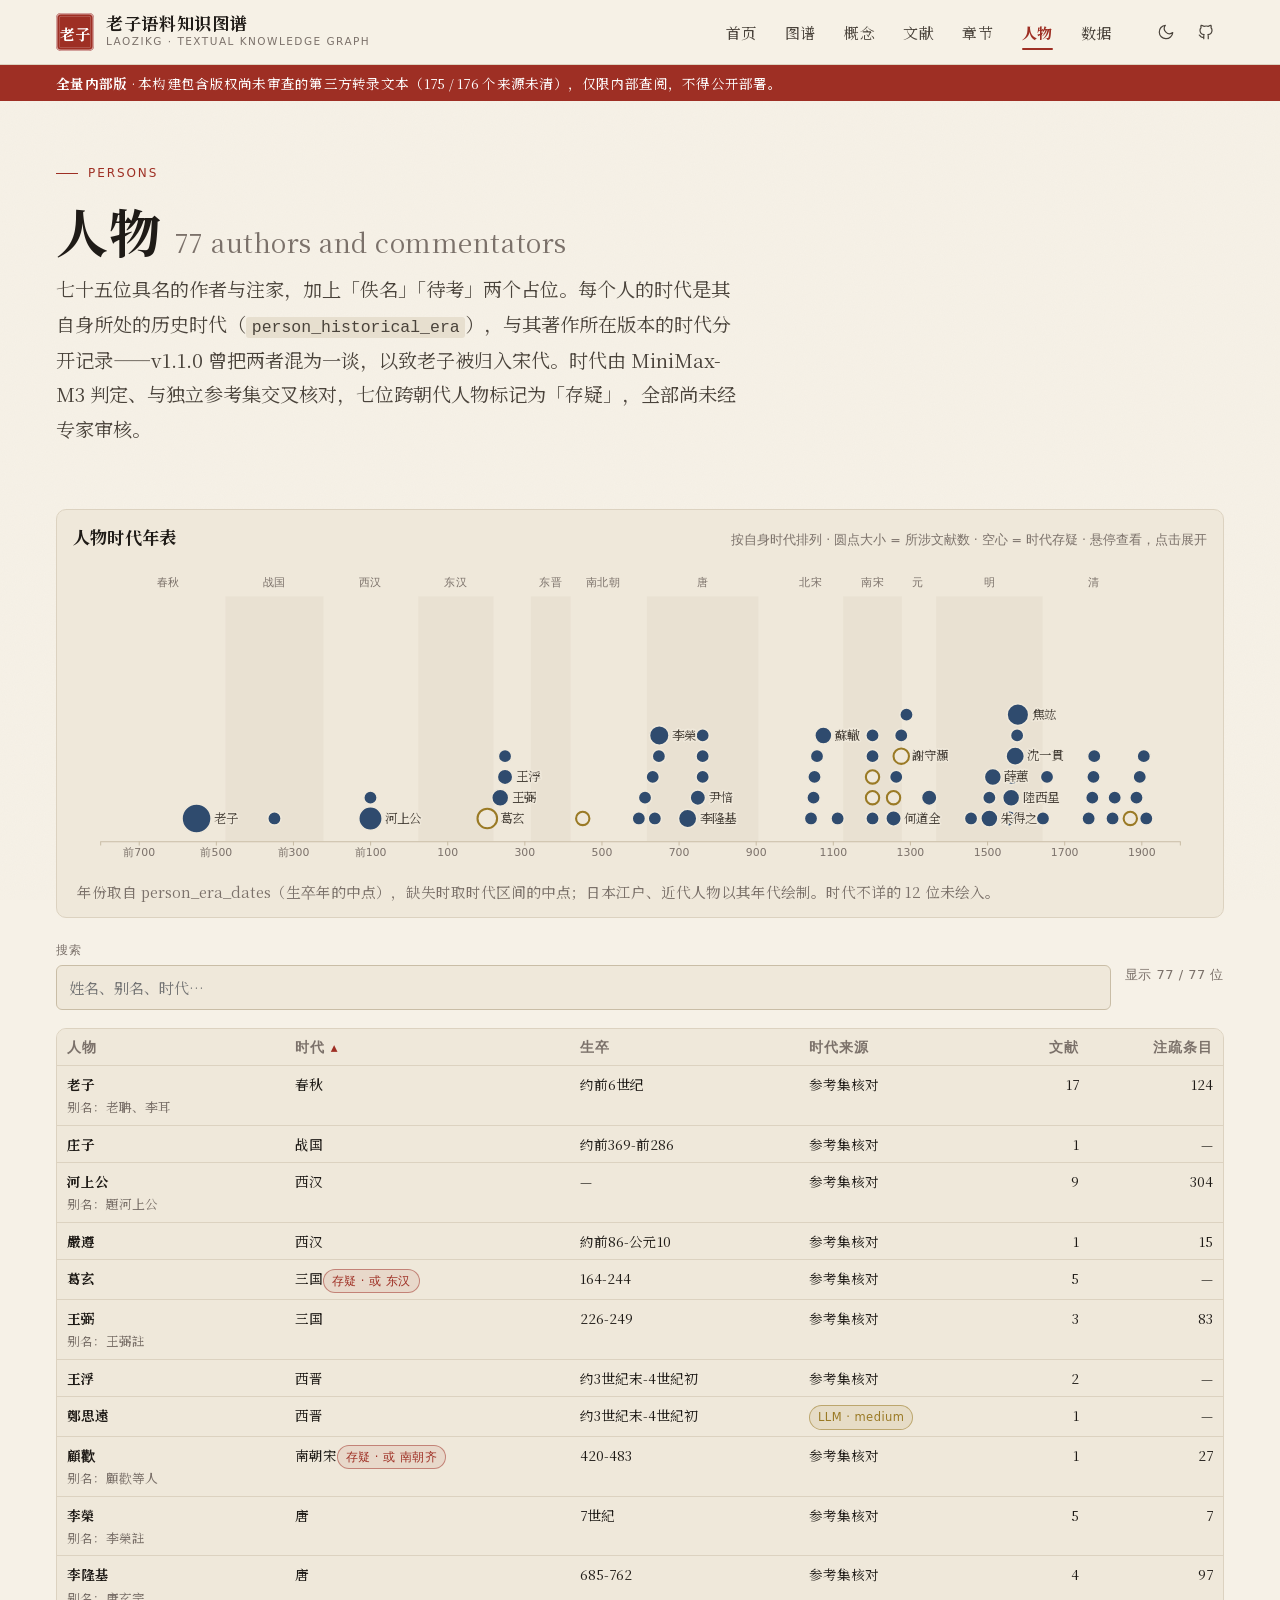
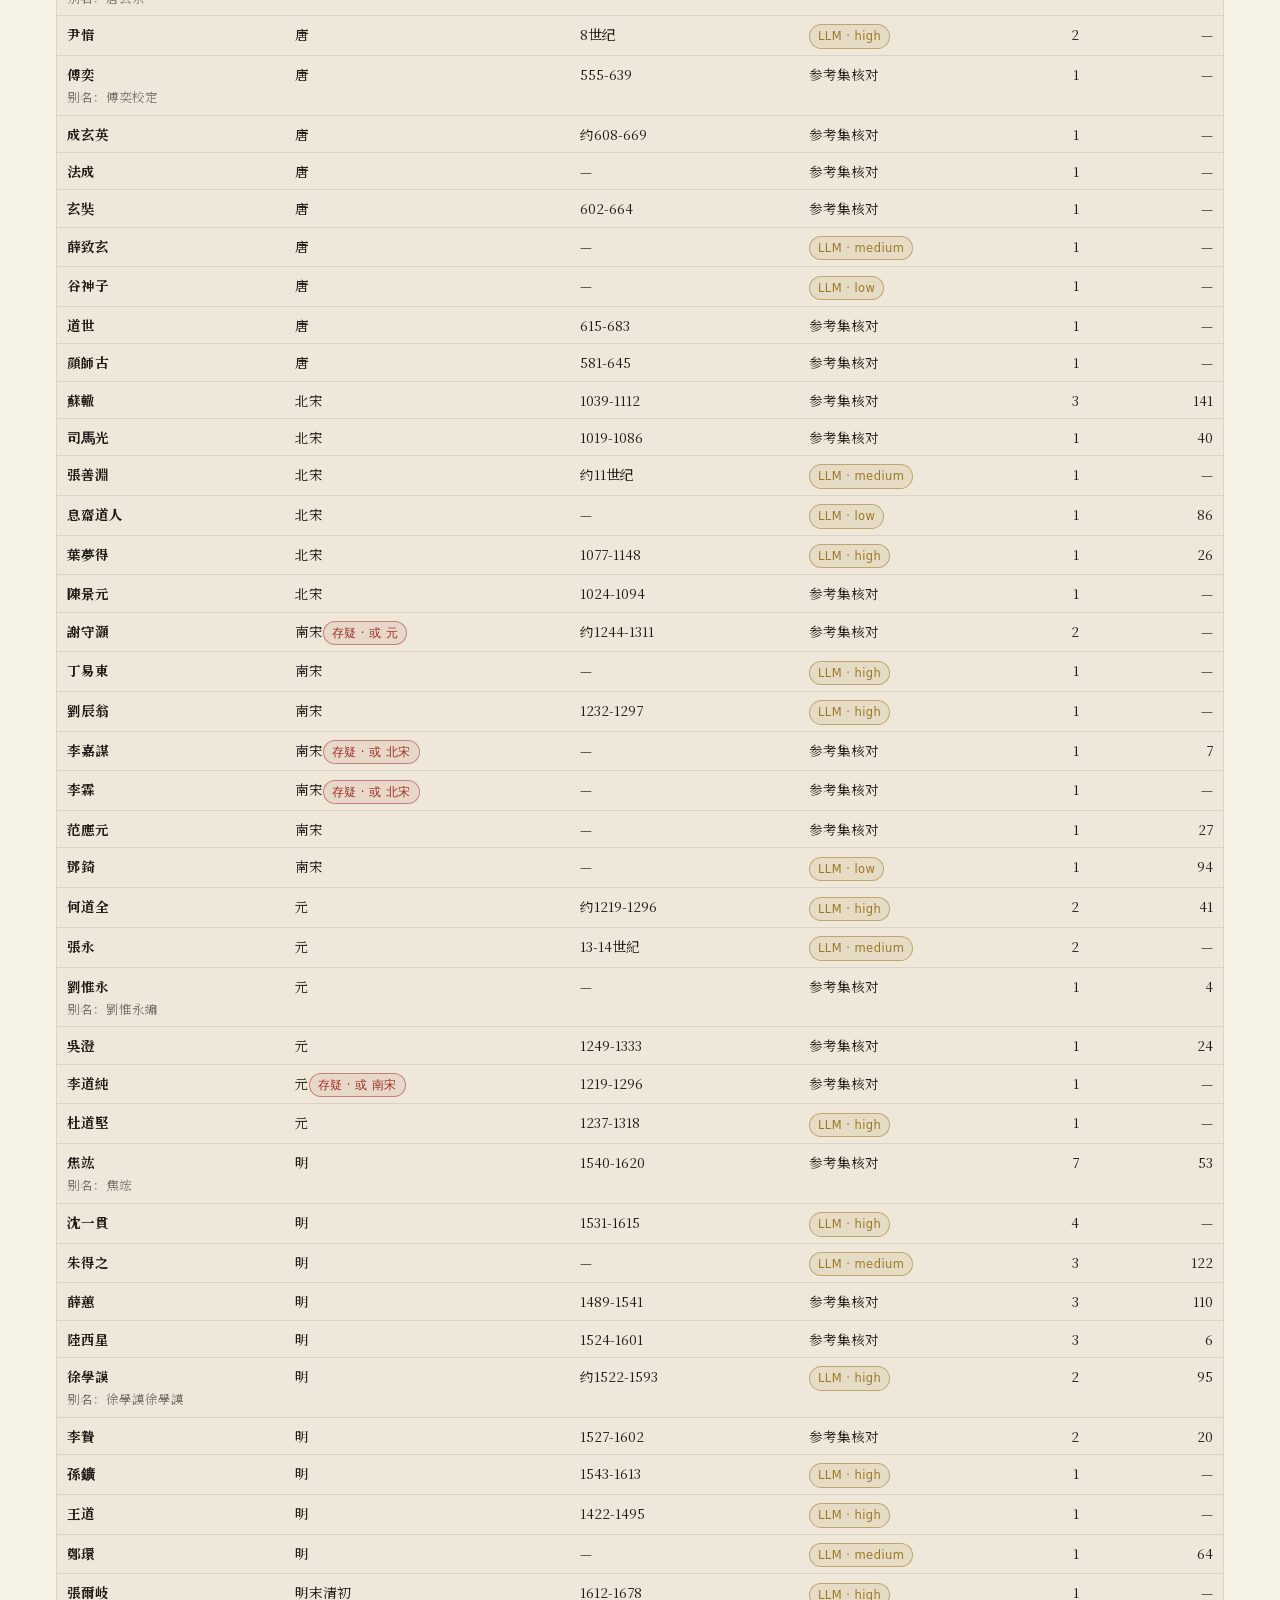
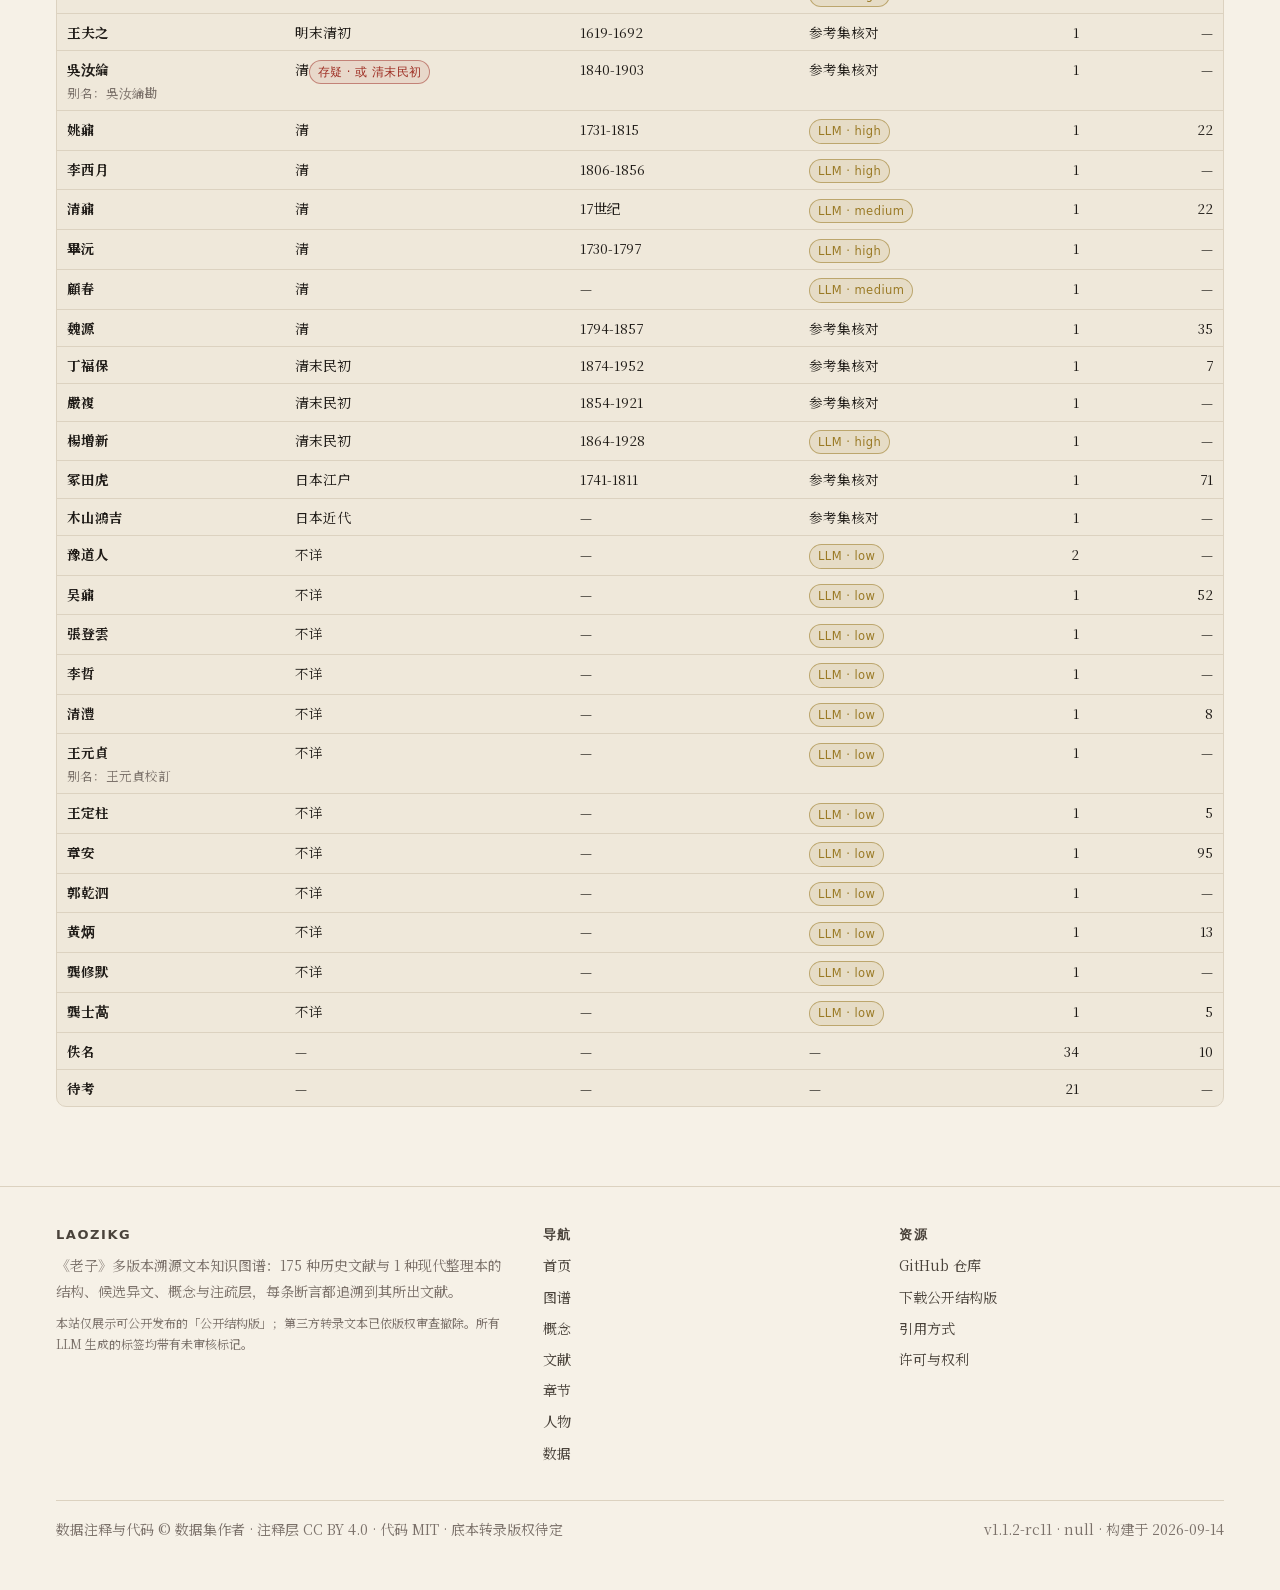
<file: docs/persons.html>
<!DOCTYPE html>
<html lang="zh-Hans">
<head>
<meta charset="utf-8">
<meta name="viewport" content="width=device-width, initial-scale=1">
<title>人物 · 老子语料知识图谱</title>
<meta name="description" content="LaoziKG 中的 77 位作者与注家：自身的历史时代、别名、所涉文献与时代争议标记。">
<meta name="color-scheme" content="light dark">
<script>try{var t=localStorage.getItem('lz-theme');if(t)document.documentElement.setAttribute('data-theme',t)}catch(e){}</script>
<link rel="icon" href="assets/img/favicon.svg" type="image/svg+xml">
<link rel="stylesheet" href="assets/fonts/fonts.css">
<link rel="stylesheet" href="assets/css/site.css">
<style>
  .timeline text { font-family: var(--serif); font-size: 12px; fill: var(--ink-2); paint-order: stroke; stroke: var(--paper-2); stroke-width: 3px; stroke-linejoin: round; }
  .timeline .era text { font-family: var(--sans); font-size: 10.5px; fill: var(--ink-3); stroke: none; letter-spacing: 0.06em; }
  .timeline .dot { cursor: pointer; }
  .timeline .dot:hover { filter: brightness(1.15); }
  .timeline .tick text { font-family: var(--sans); font-size: 10.5px; fill: var(--ink-3); stroke: none; }
  .alias-list { display: flex; flex-wrap: wrap; gap: 6px; }
  .dsec { margin-top: 18px; padding-top: 12px; border-top: 1px solid var(--line); }
  .dsec h4 { font-family: var(--sans); font-size: 11.5px; letter-spacing: 0.1em; text-transform: uppercase; color: var(--ink-3); margin: 0 0 8px; }
  .works { list-style: none; margin: 0; padding: 0; display: grid; gap: 6px; font-size: 14.5px; }
  .works li { display: flex; gap: 8px; align-items: baseline; flex-wrap: wrap; }
  .works .role { font-family: var(--sans); font-size: 11.5px; color: var(--ink-3); }
</style>
</head>
<body data-page="persons">
<header id="site-header"></header>
<main>
  <section class="page-head">
    <div class="wrap">
      <div class="eyebrow">Persons</div>
      <h1>人物 <span class="muted" style="font-weight:400;font-size:0.5em">77 authors and commentators</span></h1>
      <p class="lede">七十五位具名的作者与注家，加上「佚名」「待考」两个占位。每个人的时代是其自身所处的历史时代（<code>person_historical_era</code>），与其著作所在版本的时代分开记录——v1.1.0 曾把两者混为一谈，以致老子被归入宋代。时代由 MiniMax-M3 判定、与独立参考集交叉核对，七位跨朝代人物标记为「存疑」，全部尚未经专家审核。</p>
    </div>
  </section>

  <section class="section section--tight">
    <div class="wrap wrap--wide">
      <div class="vizbox" style="margin-bottom:22px">
        <div class="viz-title"><h3>人物时代年表</h3><span>按自身时代排列 · 圆点大小 = 所涉文献数 · 空心 = 时代存疑 · 悬停查看，点击展开</span></div>
        <div id="timeline"></div>
      </div>
      <div class="filters">
        <div class="field field--grow"><label for="q">搜索</label><input id="q" type="search" placeholder="姓名、别名、时代…" autocomplete="off"></div>
        <span class="count" id="count"></span>
      </div>
      <div class="table-wrap" id="ptable"></div>
    </div>
  </section>
</main>
<footer id="site-footer"></footer>
<script src="assets/vendor/d3.v7.min.js"></script>
<script src="assets/js/site.js"></script>
<script src="assets/js/detail.js"></script>
<script src="assets/js/persons.js"></script>
</body>
</html>
</file>
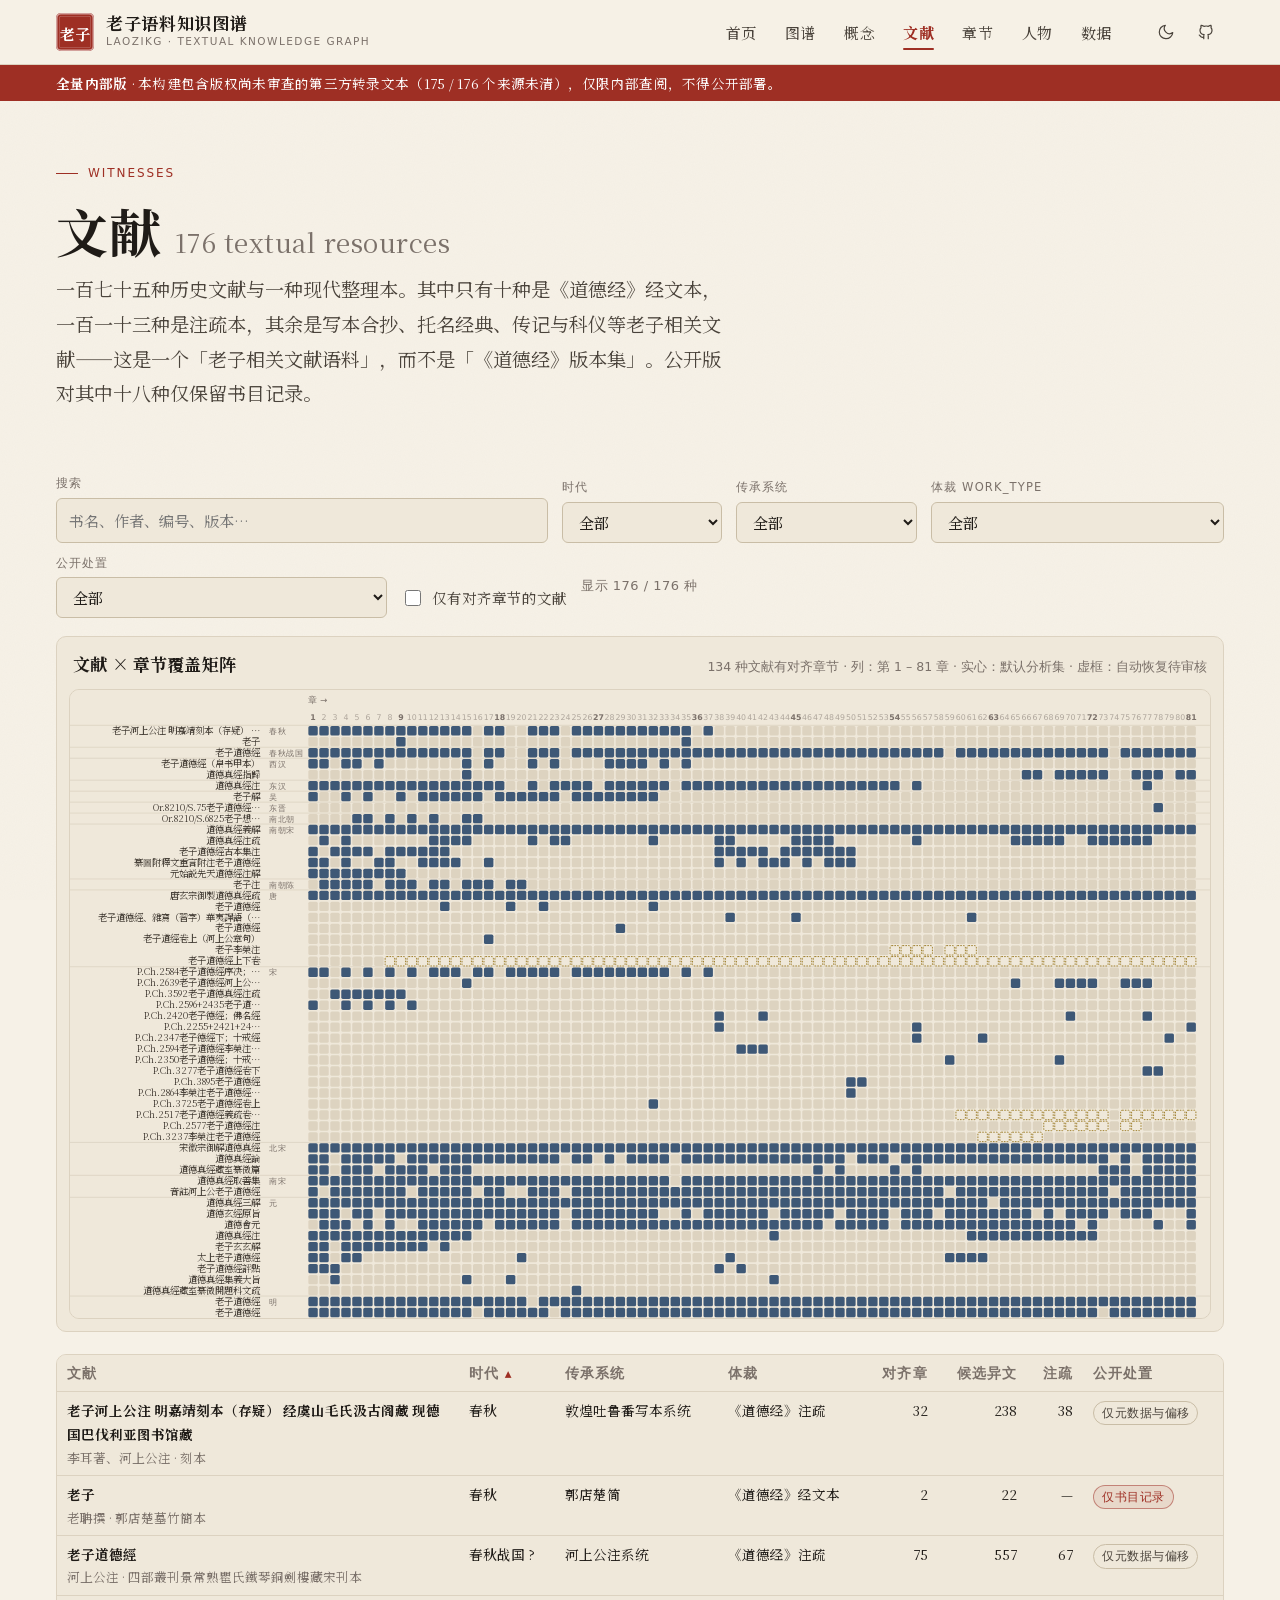
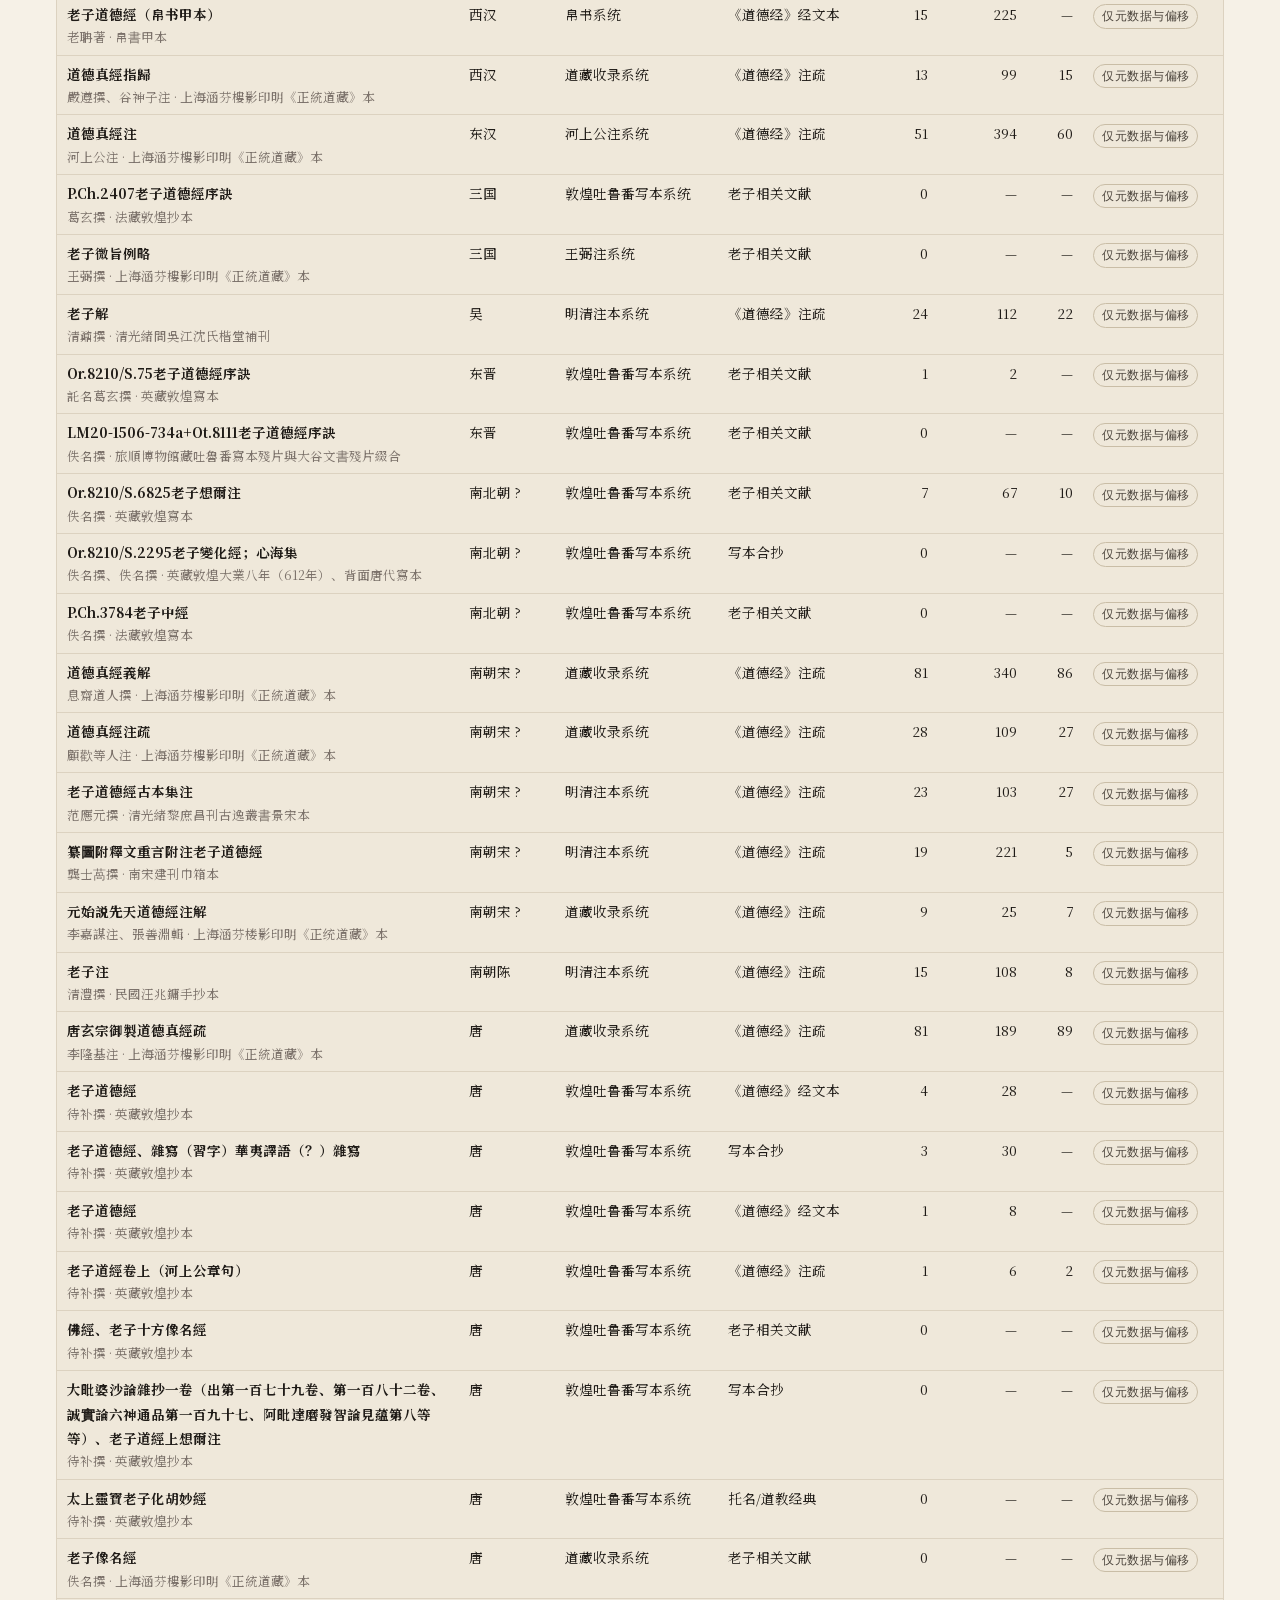
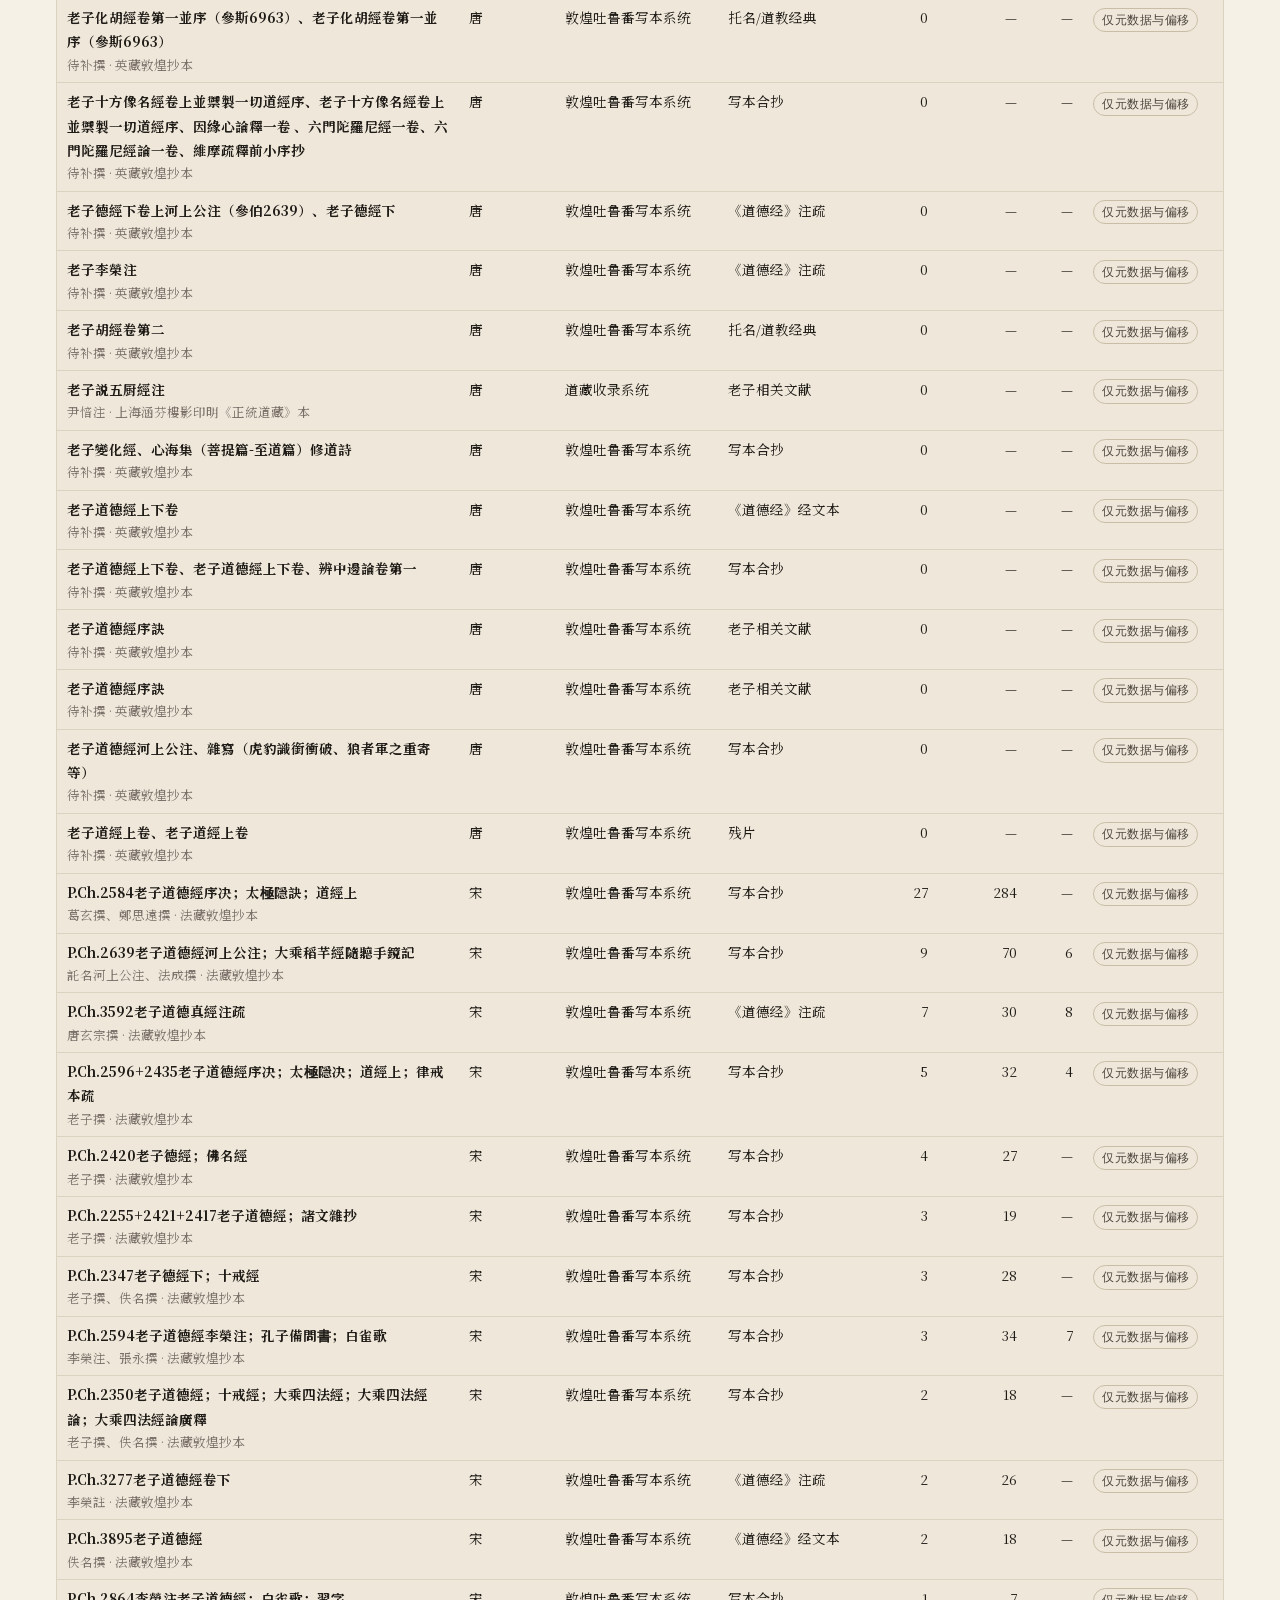
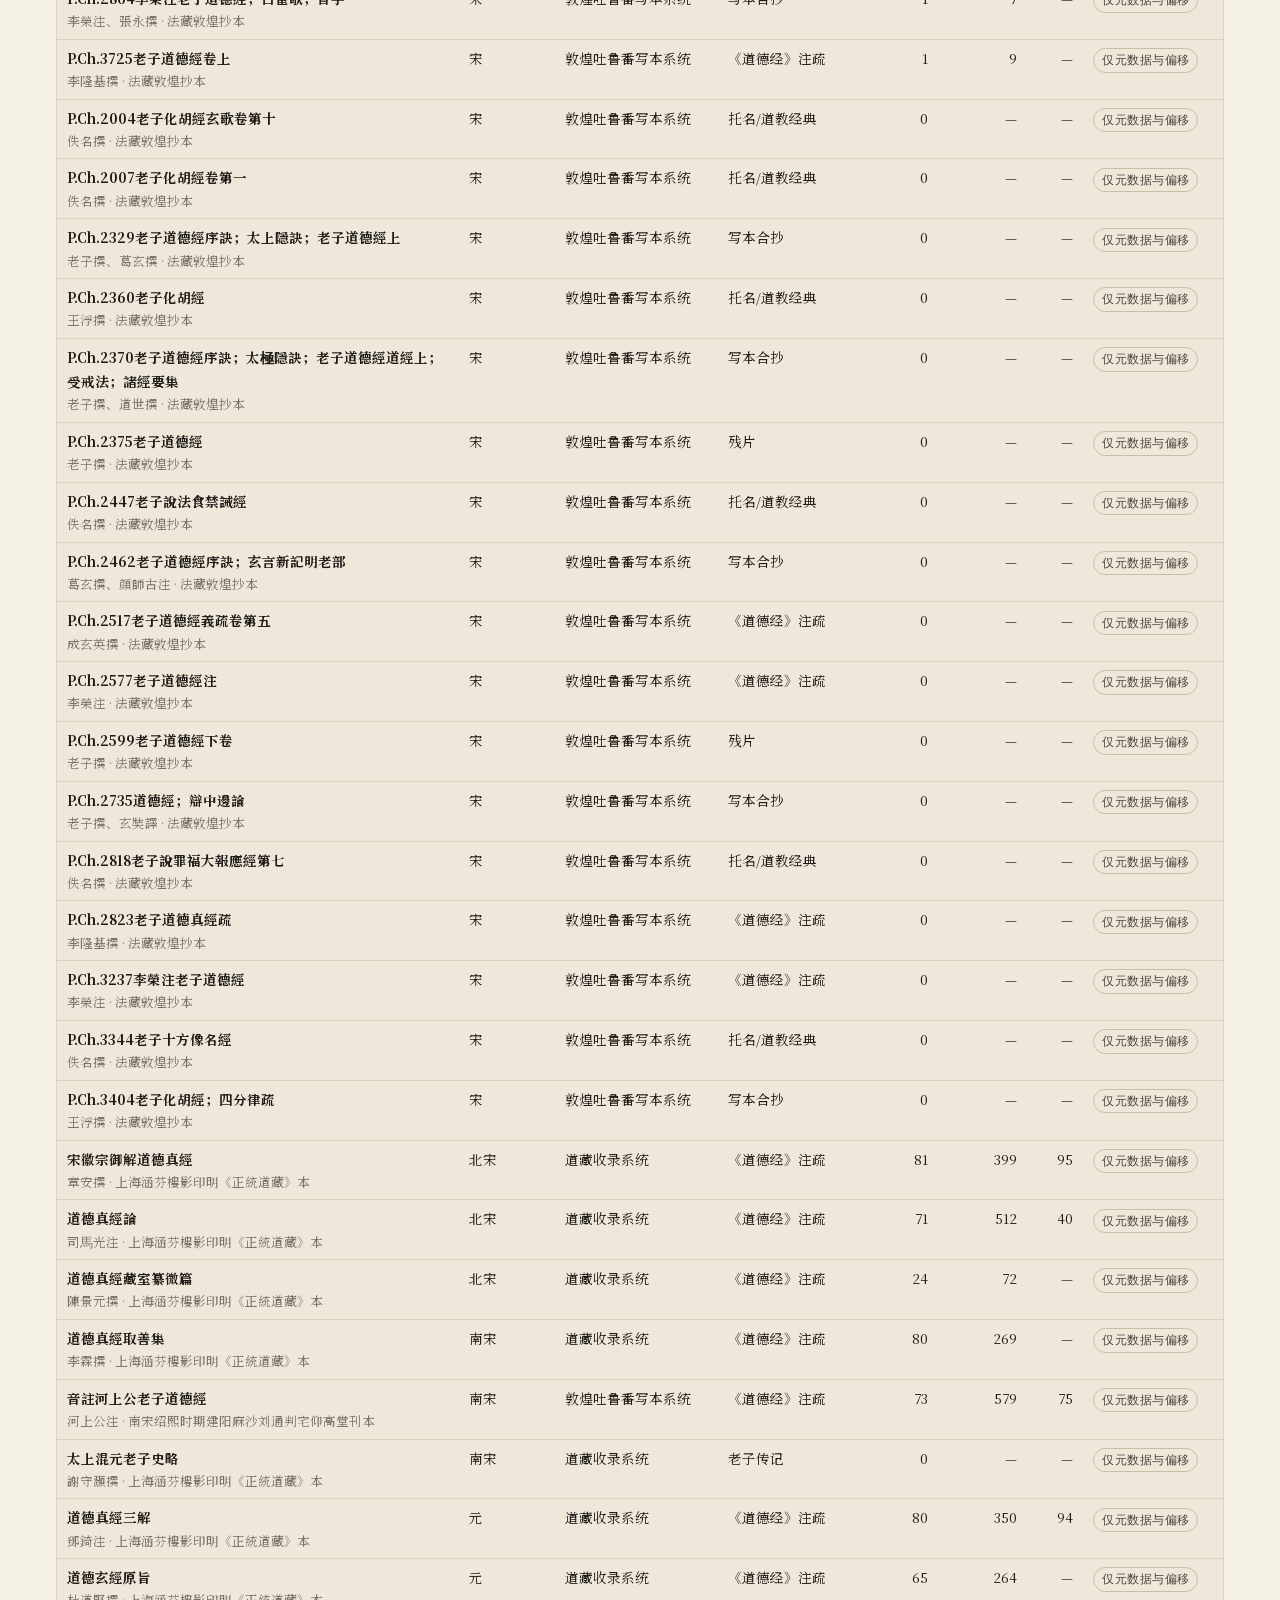
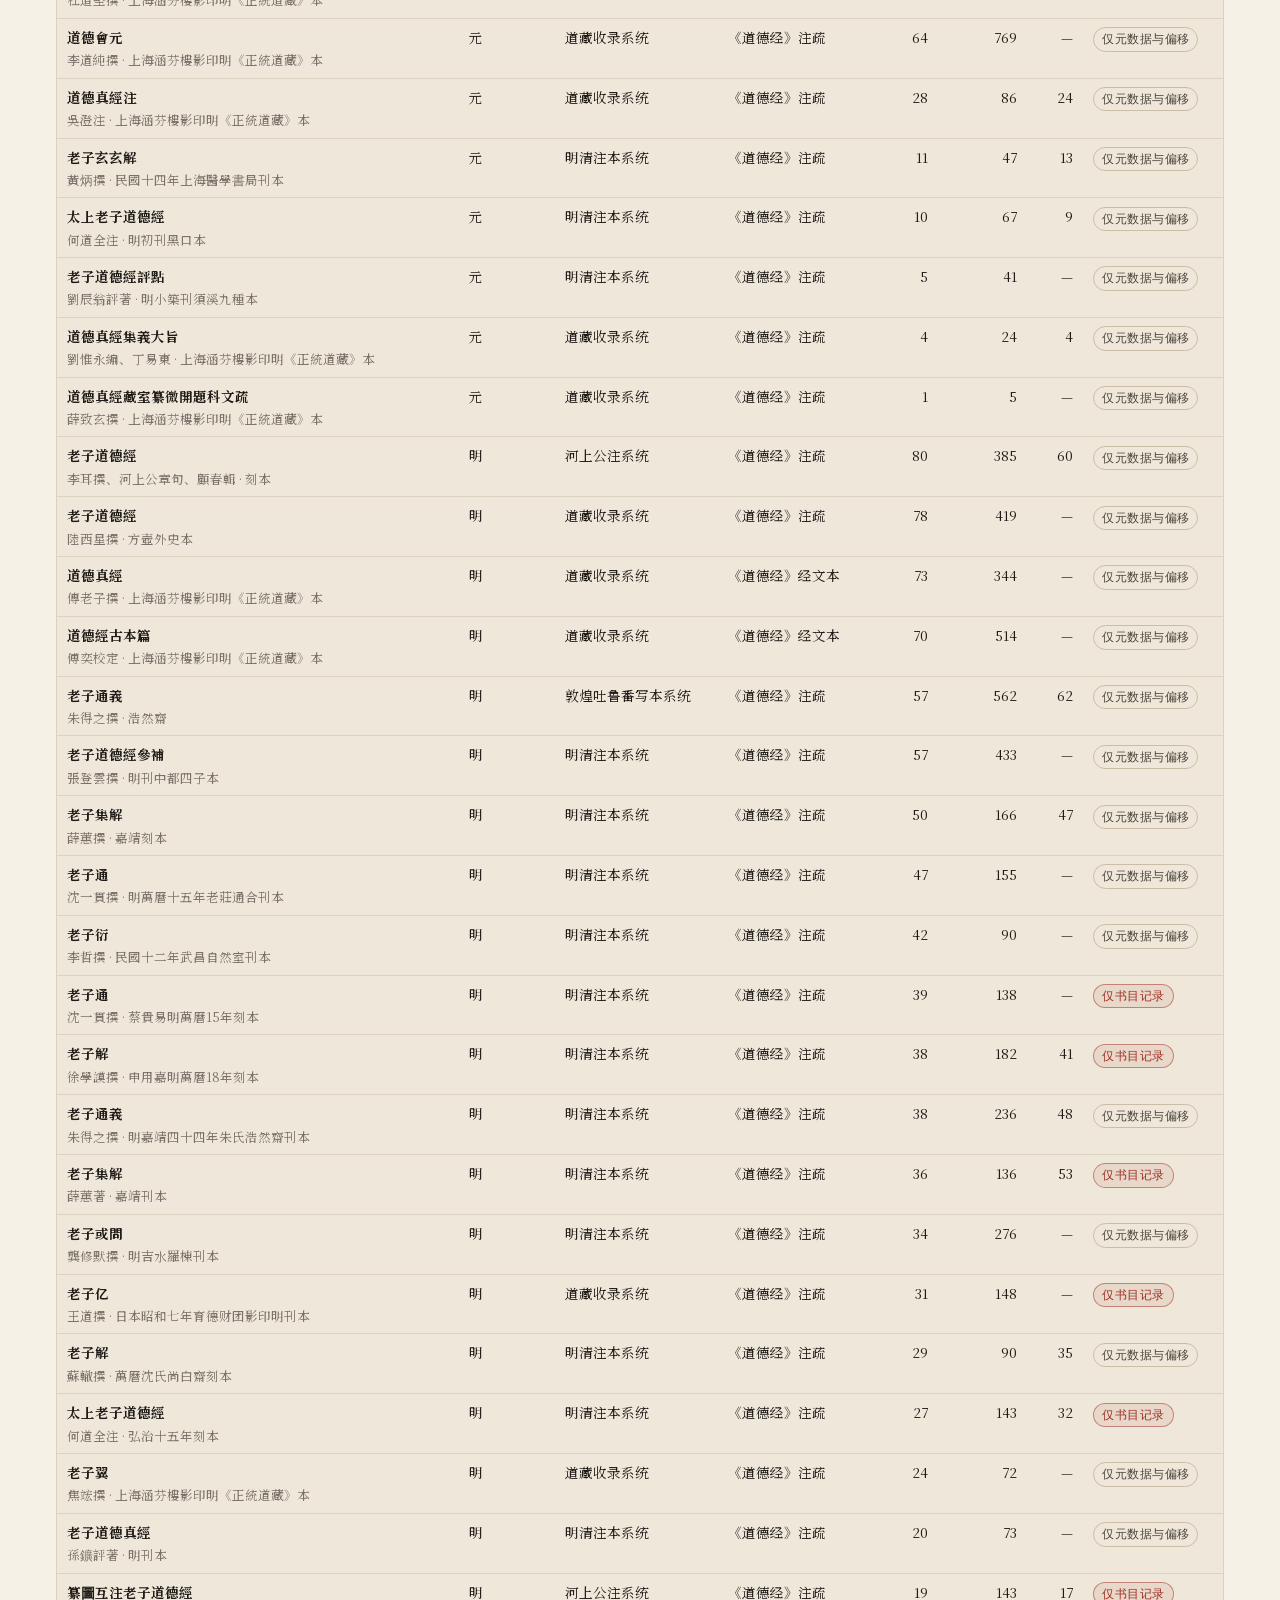
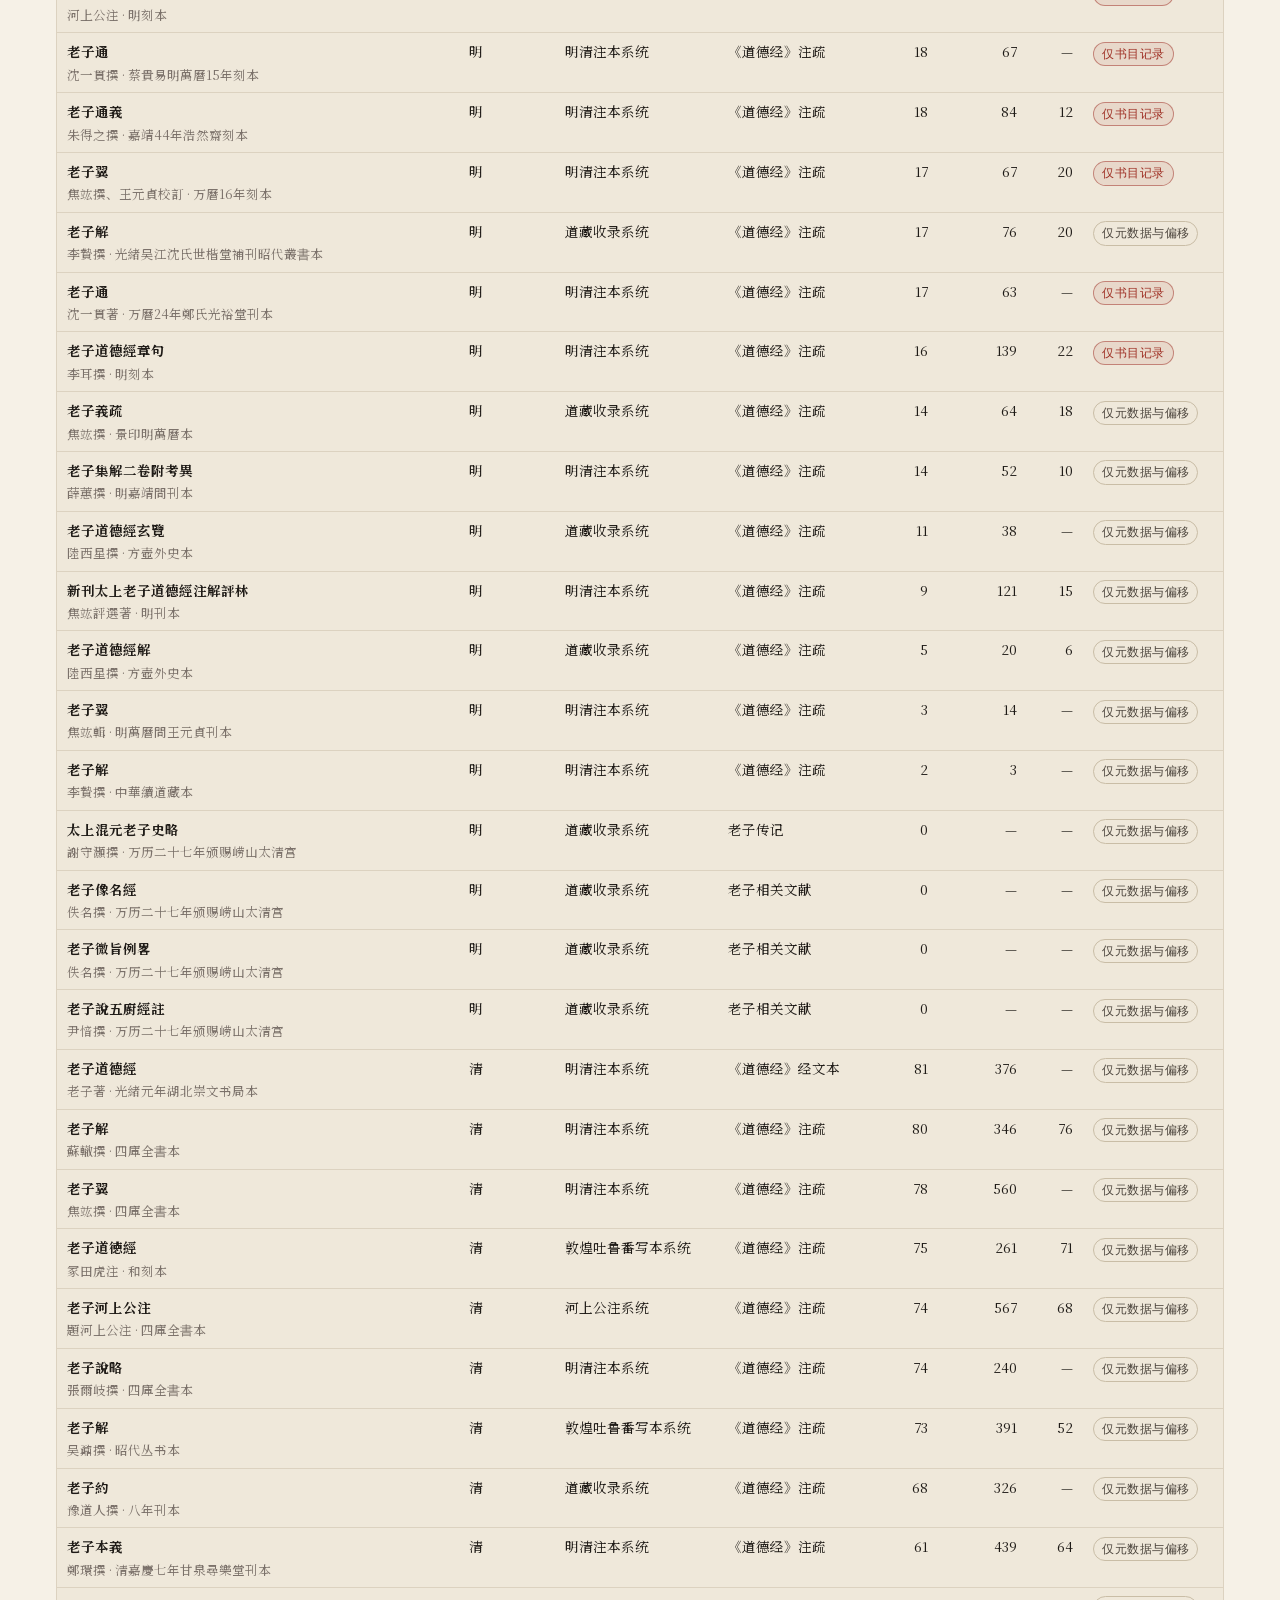
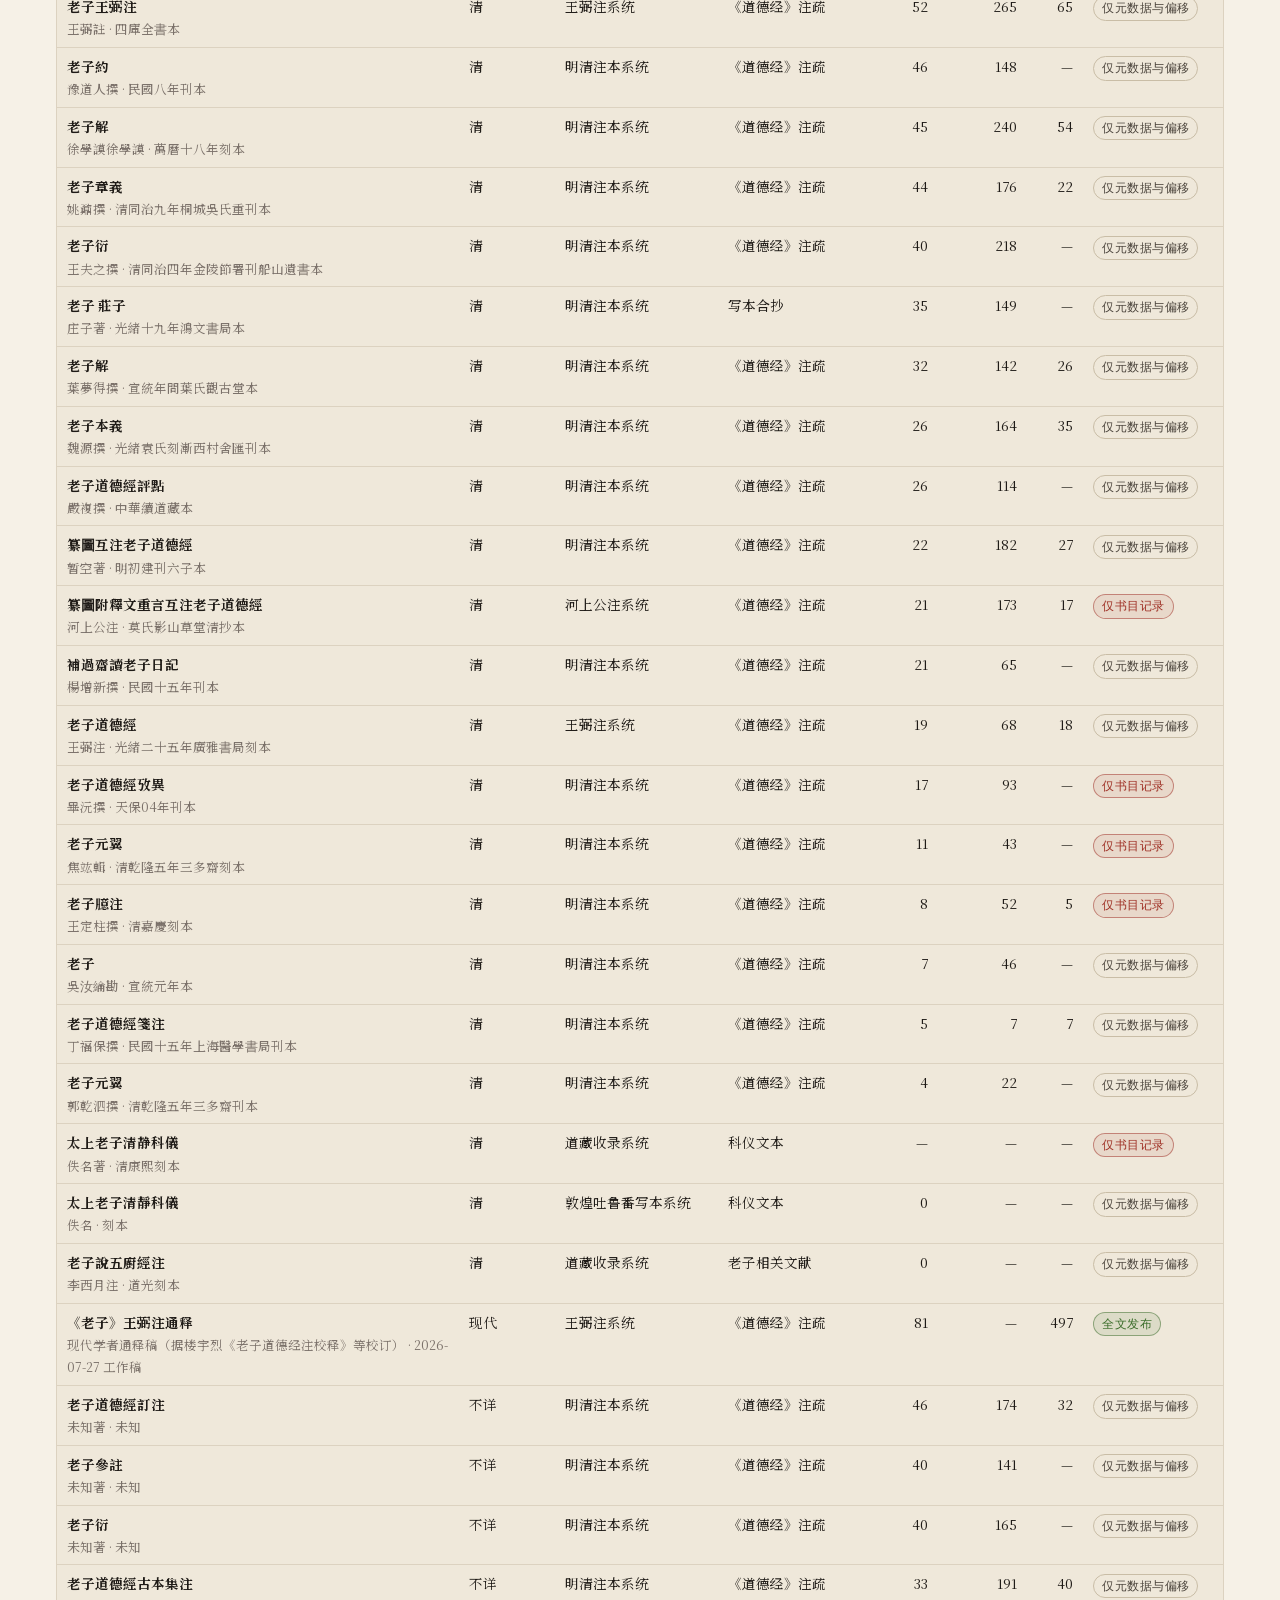
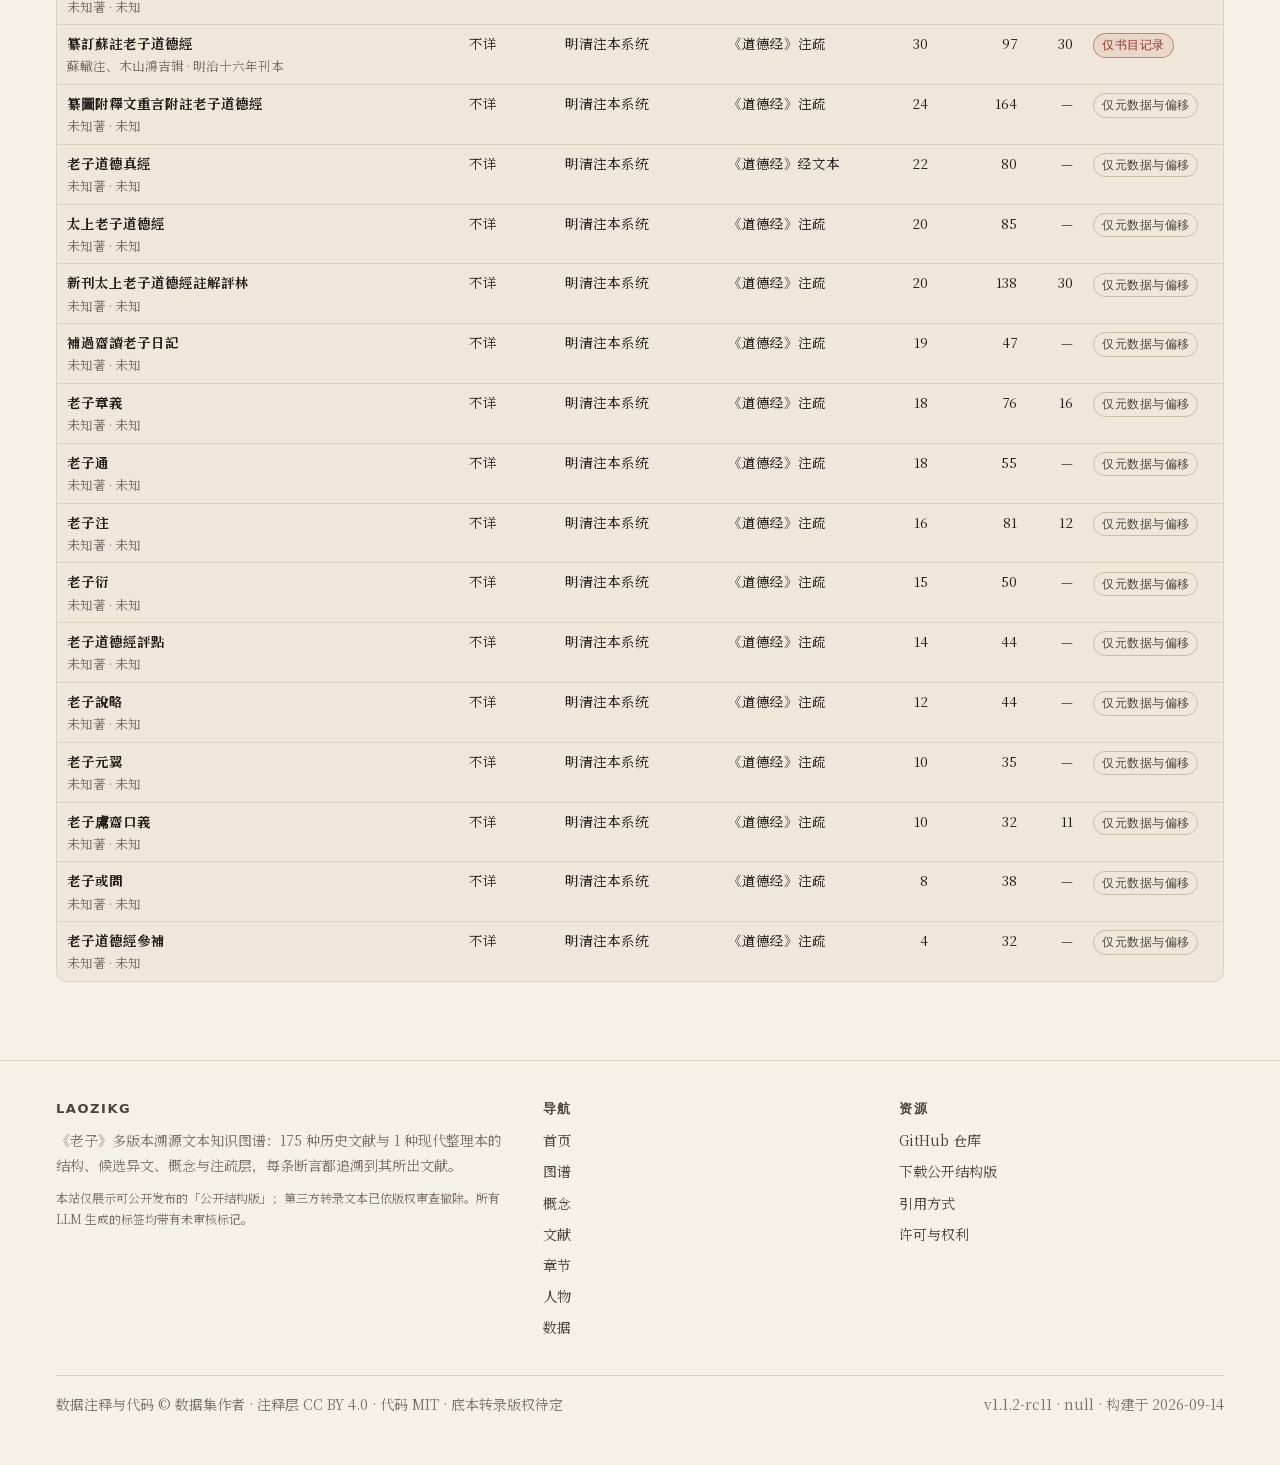
<file: docs/witnesses.html>
<!DOCTYPE html>
<html lang="zh-Hans">
<head>
<meta charset="utf-8">
<meta name="viewport" content="width=device-width, initial-scale=1">
<title>文献 · 老子语料知识图谱</title>
<meta name="description" content="LaoziKG 的 176 种文献资源：书目、时代、传承系统、对齐状态、版权处置，以及「文献 × 章节」覆盖矩阵。">
<meta name="color-scheme" content="light dark">
<script>try{var t=localStorage.getItem('lz-theme');if(t)document.documentElement.setAttribute('data-theme',t)}catch(e){}</script>
<link rel="icon" href="assets/img/favicon.svg" type="image/svg+xml">
<link rel="stylesheet" href="assets/fonts/fonts.css">
<link rel="stylesheet" href="assets/css/site.css">
<style>
  .matrix-wrap { overflow: auto; max-height: 70vh; border: 1px solid var(--line); border-radius: var(--radius-lg); background: var(--paper-2); }
  .matrix { display: block; font-family: var(--sans); }
  .matrix .rowlab { font-family: var(--serif); font-size: 12px; fill: var(--ink-2); cursor: pointer; }
  .matrix .rowlab:hover { fill: var(--cinnabar); }
  .matrix .collab { font-size: 10px; fill: var(--ink-3); }
  .matrix .cell { cursor: pointer; }
  .matrix .erabar text { font-size: 10.5px; fill: var(--ink-3); letter-spacing: 0.06em; }
  .wlist .table td:first-child { max-width: 360px; }
  .wtitle { font-weight: 700; }
  .wsub { display: block; font-size: 12.5px; color: var(--ink-3); }
  .dl-grid { display: grid; grid-template-columns: repeat(3, 1fr); gap: 10px; margin: 14px 0; }
  .dl-grid .chap-stat { border: 1px solid var(--line); border-radius: var(--radius); padding: 10px 12px; background: var(--paper-2); }
  .dl-grid b { display: block; font-size: 20px; line-height: 1.2; }
  .dl-grid span { font-family: var(--sans); font-size: 11.5px; color: var(--ink-3); }
  .ch-strip { display: grid; grid-template-columns: repeat(27, 1fr); gap: 2px; margin: 8px 0 4px; }
  .ch-strip i { aspect-ratio: 1; border-radius: 2px; background: var(--paper-4); display: block; }
  .ch-strip i.on { background: var(--c-structure); }
  .ch-strip i.rec { background: transparent; border: 1.5px dashed var(--gold); }
  .dsec { margin-top: 18px; padding-top: 12px; border-top: 1px solid var(--line); }
  .dsec h4 { font-family: var(--sans); font-size: 11.5px; letter-spacing: 0.1em; text-transform: uppercase; color: var(--ink-3); margin: 0 0 8px; }
</style>
</head>
<body data-page="witnesses">
<header id="site-header"></header>
<main>
  <section class="page-head">
    <div class="wrap">
      <div class="eyebrow">Witnesses</div>
      <h1>文献 <span class="muted" style="font-weight:400;font-size:0.5em">176 textual resources</span></h1>
      <p class="lede">一百七十五种历史文献与一种现代整理本。其中只有十种是《道德经》经文本，一百一十三种是注疏本，其余是写本合抄、托名经典、传记与科仪等老子相关文献——这是一个「老子相关文献语料」，而不是「《道德经》版本集」。公开版对其中十八种仅保留书目记录。</p>
    </div>
  </section>

  <section class="section section--tight">
    <div class="wrap wrap--wide">
      <div class="filters" id="filters">
        <div class="field field--grow"><label for="q">搜索</label><input id="q" type="search" placeholder="书名、作者、编号、版本…" autocomplete="off"></div>
        <div class="field"><label for="f-era">时代</label><select id="f-era"><option value="">全部</option></select></div>
        <div class="field"><label for="f-lineage">传承系统</label><select id="f-lineage"><option value="">全部</option></select></div>
        <div class="field"><label for="f-type">体裁 work_type</label><select id="f-type"><option value="">全部</option></select></div>
        <div class="field"><label for="f-disp">公开处置</label><select id="f-disp"><option value="">全部</option></select></div>
        <label class="field field--check"><input type="checkbox" id="f-aligned"> 仅有对齐章节的文献</label>
        <span class="count" id="count"></span>
      </div>

      <div class="vizbox" style="margin-bottom:22px">
        <div class="viz-title"><h3>文献 × 章节覆盖矩阵</h3><span id="matrix-note">行：文献（按时代排列）· 列：第 1 – 81 章 · 实心：默认分析集实例 · 虚框：自动恢复待审核</span></div>
        <div class="matrix-wrap"><svg id="matrix" class="matrix" role="img" aria-label="文献与章节的覆盖矩阵；同样的信息可在下表与详情面板中获得。"></svg></div>
      </div>

      <div class="table-wrap wlist" id="wtable"></div>
    </div>
  </section>
</main>
<footer id="site-footer"></footer>
<script src="assets/vendor/d3.v7.min.js"></script>
<script src="assets/js/site.js"></script>
<script src="assets/js/detail.js"></script>
<script src="assets/js/witnesses.js"></script>
</body>
</html>
</file>
<file: docs/assets/fonts/fonts.css>
/* LZ Serif SC: subset of Noto Serif SC (SIL OFL 1.1, see OFL.txt) generated by scripts/build_fonts.py */
@font-face{font-family:'LZ Serif SC';font-style:normal;font-weight:400;font-display:swap;src:url(lz-serif-sc-core-400.woff2) format('woff2');unicode-range:U+0020-007E,U+00A9,U+00B7,U+00D7,U+00E8,U+2013-2014,U+2026-2027,U+2190-2194,U+2212,U+221E,U+2248,U+2260,U+2264-2265,U+25A1,U+25B2-25B3,U+25C6-25C7,U+25CB,U+25CF-25D0,U+2713,U+3000-3002,U+3008-3011,U+4E00-4E01,U+4E03,U+4E07,U+4E09-4E0B,U+4E0D-4E0E,U+4E13-4E14,U+4E16,U+4E1A,U+4E1C,U+4E24,U+4E26,U+4E2A,U+4E2D,U+4E32,U+4E3A-4E3B,U+4E43,U+4E45,U+4E48-4E49,U+4E4B,U+4E50,U+4E58,U+4E5D,U+4E5F,U+4E66,U+4E7E,U+4E86,U+4E89,U+4E8B-4E8C,U+4E8E,U+4E92,U+4E94,U+4E9A-4E9B,U+4EA4,U+4EA7,U+4EBA,U+4EBF,U+4EC1,U+4EC5,U+4ECD-4ECE,U+4ED3,U+4ED6,U+4EE3,U+4EE5,U+4EEA,U+4EEC,U+4EF6,U+4EFB,U+4EFD,U+4F10,U+4F17,U+4F1A,U+4F20,U+4F26,U+4F2A,U+4F2F,U+4F3C,U+4F46,U+4F4D-4F4F,U+4F53,U+4F55,U+4F59-4F5C,U+4F60,U+4F7F,U+4F8B,U+4F9B,U+4F9D,U+4FA7,U+4FAF,U+4FBF,U+4FD7,U+4FDD,U+4FE1,U+4FED-4FEE,U+5019-501A,U+5021,U+503C,U+503E,U+5047,U+504F,U+505C,U+5085,U+5099,U+50CF,U+5100,U+513F,U+5143,U+5148-5149,U+5165,U+5168,U+516B-516D,U+5171,U+5173,U+5175-5178,U+517B,U+5185,U+518D,U+5199,U+51A2,U+51B2-51B3,U+51C0,U+51CF,U+51FA-51FB,U+5206-5207,U+520A,U+5217,U+5219-521B,U+521D,U+5220,U+5224,U+5229,U+522B,U+5230,U+5236,U+523B,U+524A,U+524D,U+525B,U+526F,U+5272,U+5289,U+529B,U+529F-52A0,U+52A8-52A9,U+52B3,U+52D8,U+52DD,U+52FE,U+5305,U+5316-5317,U+5339-533A,U+5341,U+534E,U+5355,U+5357,U+535A,U+5360,U+5377,U+5386,U+538B,U+539A,U+539F,U+53A8,U+53BB,U+53C2-53C3,U+53C8-53CA,U+53CC-53CD,U+53D1,U+53D6-53D8,U+53E0,U+53E2-53E6,U+53EA,U+53EF-53F0,U+53F2,U+53F7-53F8,U+5404,U+5408-5409,U+540C-540E,U+5410-5411,U+541B,U+5426,U+542B,U+542F,U+5433-5434,U+5448,U+544A,U+547D,U+548C,U+54C1,U+54EA,U+54F2,U+5510,U+552F,U+554F,U+556C,U+5584,U+55BB,U+5609,U+5668,U+56B4,U+56DB,U+56DE,U+56E0,U+56F4,U+56FA,U+56FD-56FE,U+5706,U+5723,U+5728,U+5730,U+5747,U+575A,U+578B,U+57DF,U+57F9-57FA,U+5805,U+5831,U+586B,U+5883,U+589E,U+58A8,U+58EB,U+58F0,U+5904,U+5907,U+590D,U+5916,U+591A,U+591F,U+5922,U+5927,U+5929-592B,U+5931,U+5934,U+5937,U+593A,U+5947,U+5955,U+5957-5958,U+5965,U+597D,U+5982,U+5984,U+5999,U+59CB,U+59D3-59D4,U+59DA,U+59FF,U+5A01,U+5A46,U+5A74,U+5B50,U+5B54,U+5B57-5B58,U+5B5D,U+5B66,U+5B6B,U+5B78,U+5B81,U+5B83,U+5B87-5B89,U+5B8B-5B8C,U+5B97-5B9A,U+5B9D-5B9E,U+5BA1,U+5BA4,U+5BAB,U+5BB6,U+5BB9,U+5BBD,U+5BC2,U+5BC4,U+5BC6,U+5BDF,U+5BE1,U+5BEB,U+5BF6,U+5BF9,U+5BFC,U+5C06,U+5C08,U+5C0F,U+5C11,U+5C18,U+5C1A,U+5C31,U+5C39-5C3A,U+5C3C,U+5C40,U+5C42,U+5C45,U+5C48,U+5C55,U+5C5E,U+5C71,U+5C90,U+5D02,U+5D07,U+5DE5-5DE7,U+5DEE,U+5DF1-5DF2,U+5DF4,U+5E03,U+5E0C,U+5E1B,U+5E26,U+5E2B,U+5E38,U+5E45,U+5E73-5E74,U+5E76,U+5E7D,U+5E7F,U+5E84,U+5E8F,U+5E93-5E95,U+5E97,U+5E9F,U+5EA6,U+5EAB,U+5EDA,U+5EE3,U+5EFA,U+5F00,U+5F02-5F03,U+5F0F,U+5F15,U+5F20,U+5F31,U+5F35,U+5F3A,U+5F3C,U+5F52-5F53,U+5F55,U+5F62,U+5F71,U+5F7B,U+5F80-5F81,U+5F84-5F85,U+5F8B,U+5F90,U+5F97,U+5FA1,U+5FA9-5FAA,U+5FAE,U+5FB3,U+5FB7,U+5FBD,U+5FC3,U+5FC5,U+5FD7,U+5FE0,U+5FE7,U+5FEB,U+5FF5,U+6000-6001,U+600E,U+601D,U+6027,U+603B,U+6052,U+6062,U+606F,U+609F,U+60AC,U+60B2,U+60C5,U+60D1,U+60DA,U+60DF,U+60F3,U+610F,U+6114,U+611A,U+6148,U+6167,U+61C9,U+6210-6212,U+6216,U+6218,U+6237,U+6240,U+624B,U+624D,U+6253,U+6258,U+6267,U+6269,U+627E-6280,U+6284,U+628A,U+6295,U+6298,U+62A4-62A5,U+62B1,U+62BD,U+62D6,U+62DF,U+62E9,U+62FC,U+6301-6302,U+6307,U+6309,U+635F,U+6362,U+636E,U+6392,U+63A2,U+63A5,U+63A7-63A8,U+63D0,U+63D2,U+641C,U+643A,U+6448,U+6458,U+6469,U+64A4,U+64B0,U+64CD,U+6536-6537,U+6539,U+653B,U+653E-653F,U+6545,U+6548,U+654C,U+6559,U+6562-6563,U+6566,U+6570,U+6574,U+6587,U+6599,U+65AD,U+65AF-65B0,U+65B9,U+65C1,U+65C5,U+65E0,U+65E5,U+65E8-65E9,U+65F6,U+660E,U+6613,U+661F,U+6625,U+6627,U+662F,U+663E,U+664B,U+6653,U+666E-666F,U+667A,U+6682,U+66C6,U+66F2,U+66F4,U+66FE-6700,U+6703,U+6708-6709,U+671B,U+671D,U+671F,U+6728,U+672A-672C,U+672F,U+6731,U+6734,U+673A,U+6742-6743,U+674E,U+6751,U+675C,U+6761,U+6765,U+6771,U+677F,U+6781,U+6784,U+6790,U+6797,U+679C,U+67B6,U+67D3-67D4,U+67E5,U+67F1,U+6807,U+6821,U+6837-6839,U+683C,U+6846,U+6863,U+68C0,U+694A,U+695A,U+6982,U+69AE,U+6A13,U+6A21,U+6A2A,U+6B21,U+6B32,U+6B4C,U+6B62-6B65,U+6B78,U+6B7B,U+6B86,U+6B8B,U+6BB5,U+6BCD,U+6BCF,U+6BD4,U+6BD7,U+6BDB,U+6C0F,U+6C11,U+6C14,U+6C23,U+6C34,U+6C38,U+6C42,U+6C47,U+6C49,U+6C5F,U+6C72,U+6C85,U+6C88,U+6C8C,U+6C99,U+6CA1,U+6CB3,U+6CBB,U+6CBF,U+6CD5,U+6CD7,U+6CDB,U+6CE8,U+6D1E,U+6D3B,U+6D3E,U+6D41,U+6D45,U+6D4B,U+6D4F,U+6D6E,U+6D77,U+6D88-6D89,U+6DA4,U+6DB5,U+6DF1,U+6DF3,U+6DF5,U+6DF7,U+6E05,U+6E32,U+6E90,U+6EA2,U+6EAF,U+6EDA,U+6EE1,U+6EE4,U+6F14,U+6F84,U+6FA7,U+705D,U+7070,U+70AB,U+70B9-70BA,U+7126,U+7136,U+714C,U+7167,U+7231,U+723E,U+7247-7248,U+725D,U+7269,U+7279,U+72B6,U+72EC,U+72FC,U+732E,U+7384,U+7387,U+738B,U+73AF-73B0,U+7406,U+7422,U+74B0,U+7518,U+751F,U+7528,U+7530-7532,U+753B,U+754C,U+7559,U+7562,U+7565,U+7567,U+756A,U+7570,U+7574,U+758F,U+7591,U+767B-767E,U+7684,U+7686,U+76C8,U+76CA,U+76D6,U+76EE,U+76F4,U+76F8,U+770B,U+771F,U+773C,U+7740,U+77E5,U+77E9,U+7801,U+7814,U+7834,U+786E,U+78E8,U+793A,U+793E,U+795E,U+7965,U+7978,U+7981,U+798F,U+79A6,U+79C1,U+79CB,U+79CD,U+79D1,U+79D8,U+79E9,U+79F0,U+79FB,U+7A00,U+7A0B,U+7A3B,U+7A3F,U+7A76,U+7A7A,U+7ACB,U+7AD1,U+7AD9,U+7AE0,U+7AE4,U+7B03,U+7B26,U+7B2C,U+7B49,U+7B5B,U+7B7E,U+7B80,U+7B8B,U+7B97,U+7BAD,U+7BC7,U+7C21,U+7C4D,U+7C7B,U+7C97,U+7CBE,U+7CFB,U+7D00,U+7D04,U+7D14,U+7D20,U+7D22,U+7D71,U+7D93,U+7DAD,U+7DB8,U+7DE3,U+7DE8,U+7E82,U+7E8C,U+7EA6-7EA7,U+7EAA,U+7EAF,U+7EB3,U+7EB8,U+7EBF,U+7EC4,U+7EC7-7EC8,U+7ECF,U+7ED3,U+7ED8,U+7EDC-7EDD,U+7EDF,U+7EEA,U+7EED,U+7F16,U+7F29,U+7F34,U+7F3A,U+7F51,U+7F6A,U+7F6E,U+7F72,U+7F85,U+7F8E,U+7FA9,U+7FC1,U+7FD2,U+7FFC,U+8001,U+8003,U+8005,U+800C,U+8033,U+8043,U+8054,U+805A,U+807D,U+809A,U+80DC,U+80E1,U+80FD,U+8179,U+81C6,U+81EA,U+81F3-81F4,U+820D,U+822A,U+822C,U+8272,U+8282,U+828A,U+8292,U+82AC,U+82E5,U+82F1,U+8303,U+838A,U+83AB,U+83B7,U+83E9,U+83EF,U+843D,U+8449,U+8457,U+845B,U+84C4,U+8559,U+859B,U+85CF,U+8607,U+860A,U+864E,U+8651,U+865A,U+865E,U+884C-884D,U+885D,U+8868,U+88AB,U+88AD,U+88C1,U+88DC,U+88FD,U+8907,U+897F,U+8981,U+8986,U+898B,U+89BD,U+89C1-89C2,U+89C4,U+89C6,U+89C8-89C9,U+89D2,U+89E3,U+8A00,U+8A02,U+8A18,U+8A23,U+8A3B,U+8A55,U+8A69,U+8A9E,U+8AA0-8AA1,U+8AAA,U+8AAC,U+8AD6,U+8AF8,U+8B00,U+8B1D,U+8B28,U+8B58,U+8B6C,U+8B6F,U+8B80,U+8B8A,U+8BA1-8BA2,U+8BA4,U+8BA9,U+8BAD-8BAE,U+8BB0,U+8BB8,U+8BBA,U+8BBE-8BBF,U+8BC1,U+8BC4,U+8BC6,U+8BCD,U+8BDD,U+8BE0,U+8BE2,U+8BE5-8BE6,U+8BED,U+8BF4,U+8BF7,U+8BFB,U+8C01,U+8C03,U+8C08,U+8C13,U+8C22,U+8C31,U+8C37,U+8C61,U+8C6B,U+8C79,U+8C9E,U+8CAB,U+8D04,U+8D21,U+8D24-8D25,U+8D28,U+8D2A,U+8D44,U+8D56,U+8D64,U+8D77,U+8DB3,U+8DE8,U+8DEF,U+8EAB,U+8ECD,U+8F2F,U+8F4D,U+8F6C,U+8F6E,U+8F7B,U+8F7D,U+8F85,U+8F91,U+8F93,U+8FA8-8FA9,U+8FAF-8FB0,U+8FB9,U+8FBE,U+8FC7,U+8FD0-8FD1,U+8FD4,U+8FD8-8FD9,U+8FDB-8FDC,U+8FDE,U+8FF0,U+8FF9,U+8FFD,U+9000,U+9002,U+9009,U+9010,U+901A,U+901F,U+904D-904E,U+9053-9054,U+9060,U+9075,U+9078,U+908A,U+90A6,U+90BB,U+90E8,U+90ED,U+90FD,U+9127,U+912D,U+914D,U+9192,U+91CA-91CD,U+91CF,U+929C,U+9321,U+93E1,U+949F,U+9500,U+950B,U+9519,U+952E,U+955C,U+957F-9580,U+958B,U+95E8,U+95ED-95EE,U+95F4,U+9601,U+9605,U+9608,U+9635,U+963F-9640,U+9644,U+9648,U+9650,U+9662,U+9664,U+9673,U+9678,U+9686,U+968B,U+968F,U+969C,U+96A8,U+96B1,U+96BE,U+96C0,U+96C6,U+96CC,U+96D5,U+96DC,U+96F2,U+96F6,U+9700,U+9716,U+9748,U+9752,U+9756,U+9759,U+975C,U+975E,U+9760,U+9762,U+97F3,U+9806,U+984C,U+9854,U+9867,U+9875,U+9879-987B,U+9884,U+9886,U+9891,U+9898,U+98DF,U+9928,U+9970-9971,U+9986,U+9996,U+9A8C,U+9AD8,U+9B4F,U+9C81,U+9D3B,U+9EC3,U+9ED8,U+9EDE,U+9F10,U+9F4B,U+9F50,U+9F94,U+FF01,U+FF08-FF09,U+FF0B-FF0D,U+FF1A-FF1B,U+FF1F}
@font-face{font-family:'LZ Serif SC';font-style:normal;font-weight:400;font-display:swap;src:url(lz-serif-sc-rest-400.woff2) format('woff2');unicode-range:U+00EC,U+014D,U+201C-201D,U+2208,U+2460-2462,U+3005,U+3007,U+3014-3015,U+30D5,U+34DC,U+353E,U+35A1,U+4E04-4E06,U+4E08,U+4E0C,U+4E0F,U+4E11,U+4E15,U+4E17-4E19,U+4E1B,U+4E1D-4E1F,U+4E21-4E22,U+4E25,U+4E27-4E28,U+4E2B,U+4E30-4E31,U+4E34,U+4E36,U+4E38-4E39,U+4E3D-4E42,U+4E46,U+4E4C-4E4F,U+4E53-4E54,U+4E56-4E57,U+4E59-4E5A,U+4E5C,U+4E5E,U+4E60-4E61,U+4E70-4E71,U+4E73,U+4E80,U+4E82,U+4E85,U+4E88,U+4E8A,U+4E8D,U+4E8F,U+4E91,U+4E93,U+4E95,U+4E98-4E99,U+4E9E-4EA2,U+4EA5-4EA6,U+4EA8-4EA9,U+4EAB-4EAE,U+4EB0,U+4EB2-4EB3,U+4EB6,U+4EB9,U+4EBB-4EBE,U+4EC0,U+4EC2-4EC4,U+4EC6-4EC7,U+4ECA-4ECB,U+4ECF-4ED2,U+4ED4-4ED5,U+4ED7-4EDB,U+4EDD-4EE0,U+4EE4,U+4EE7-4EE9,U+4EEB,U+4EF0,U+4EF2,U+4EF5,U+4EF7,U+4EFC,U+4EFF,U+4F01,U+4F09-4F0B,U+4F0D-4F0F,U+4F11,U+4F13,U+4F15,U+4F18-4F19,U+4F1B,U+4F1E,U+4F24-4F25,U+4F29,U+4F2B-4F2D,U+4F30,U+4F34,U+4F36-4F3A,U+4F3D,U+4F40-4F41,U+4F43,U+4F47-4F49,U+4F50-4F51,U+4F57-4F58,U+4F5E,U+4F65,U+4F69-4F6A,U+4F6F-4F70,U+4F73,U+4F75-4F77,U+4F79-4F7E,U+4F83-4F84,U+4F86,U+4F88-4F89,U+4F8D,U+4F8F,U+4F94,U+4F96-4F98,U+4FA0,U+4FA3,U+4FA5,U+4FAE,U+4FB5-4FB6,U+4FC2-4FC6,U+4FCA,U+4FCE-4FCF,U+4FD3,U+4FD8,U+4FDA-4FDB,U+4FDE-4FE0,U+4FE3,U+4FE6,U+4FE8-4FE9,U+4FEF,U+4FF1,U+4FF3,U+4FF6,U+4FF8,U+4FFE,U+5005-5006,U+5009,U+500B,U+500D,U+500F,U+5012-5016,U+5018,U+501C,U+501F,U+5023-5026,U+5028-502B,U+502D-502E,U+5036,U+5041,U+5043,U+5046,U+5048-504A,U+504E,U+5055,U+505A,U+505E,U+5065,U+506A,U+5071,U+5074-5078,U+507D-5080,U+508D,U+5091-5092,U+5097-5098,U+509A,U+509C,U+50A5,U+50A8,U+50AC-50AD,U+50B2-50B3,U+50B5,U+50B7,U+50BE,U+50C5,U+50C7,U+50CA,U+50D1,U+50D5-50D6,U+50DA,U+50DE,U+50E5,U+50E7,U+50EC-50EE,U+50F5,U+50F9,U+50FB,U+50FE-50FF,U+5101-5102,U+5104,U+5106-5107,U+5109,U+510B,U+510F-5110,U+5112,U+5115,U+5117-5118,U+511B-511C,U+511F,U+5121,U+5132,U+5135,U+5137,U+513C,U+5140-5141,U+5144-5147,U+514B-514E,U+5150-5151,U+5154-5157,U+515A,U+515C,U+5162,U+5167,U+5169,U+516E,U+5170,U+5174,U+5179,U+517C-517D,U+5180,U+5182-5183,U+5187-518C,U+5191-5192,U+5195,U+5197,U+519B-519C,U+51A0,U+51A3-51A9,U+51AB-51AC,U+51AF-51B0,U+51B5-51B7,U+51BC-51BD,U+51C4,U+51C6,U+51C8-51CD,U+51D1,U+51D6,U+51DB-51DD,U+51E0-51E1,U+51E6,U+51EB,U+51ED,U+51F0-51F1,U+51F5-51F6,U+51F8-51F9,U+51FD,U+51FF-5200,U+5202-5203,U+5205,U+5208,U+520B,U+520D-520E,U+5211-5212,U+5216,U+5218,U+5225,U+522A,U+522C,U+522E,U+5233,U+5237-523A,U+523C,U+523F,U+5242-5243,U+5247,U+5249,U+524B-524C,U+524E,U+5251,U+5254,U+5256,U+525D,U+5261,U+5265,U+5269-526A,U+5270,U+5275,U+5277,U+527D,U+527F,U+5282-5284,U+5287-5288,U+528D,U+5291-5293,U+529D-529E,U+52A1-52A3,U+52AA-52AD,U+52B1-52B2,U+52B5,U+52B9,U+52BE-52BF,U+52C1,U+52C3,U+52C5,U+52C7,U+52C9,U+52CB,U+52D2,U+52D5-52D7,U+52D9,U+52DB,U+52DE-52E0,U+52E2-52E4,U+52F2-52F3,U+52F5,U+52F8,U+52FA-52FB,U+52FF-5300,U+5304,U+5306,U+5308,U+530B,U+530D,U+530F-5310,U+5315,U+5319-531A,U+531D,U+5320-5321,U+5323,U+5326,U+532A,U+532E-532F,U+5331,U+5338,U+533B,U+533D-533F,U+5343-5345,U+5347-534A,U+534C-534D,U+534F,U+5351,U+5353-5354,U+5356,U+535C-535E,U+5361-5364,U+5366-5369,U+536B-536C,U+536E-5375,U+5379,U+537B,U+537D,U+537F,U+5382,U+5384-5385,U+5389,U+538C,U+538E,U+5393-5396,U+5398,U+539D,U+53A0,U+53A2,U+53A4-53A6,U+53AD-53AE,U+53B2,U+53B6,U+53BF,U+53C1,U+53C4-53C5,U+53CB,U+53CE-53CF,U+53D4,U+53D9-53DB,U+53DF,U+53E1,U+53E8-53E9,U+53EB-53EE,U+53F1,U+53F3,U+53F5-53F6,U+53F9,U+5401,U+5403,U+5405,U+540A,U+540F,U+5412-5415,U+541D-5421,U+542A,U+542C-542D,U+5436,U+5438-5439,U+543B-543C,U+543E-543F,U+5442-5443,U+5446,U+5449,U+544B-544C,U+5450,U+5452,U+5458,U+545C,U+5461-5462,U+5468,U+546A,U+546F-5470,U+5473-5475,U+547A-547C,U+547F-5480,U+5484,U+5486,U+548B,U+548E-5490,U+5492,U+5495,U+54A2-54A6,U+54A8,U+54AB-54AC,U+54B1,U+54B3,U+54B8-54B9,U+54BB,U+54BD,U+54C0,U+54C2,U+54C4,U+54C7-54C9,U+54CD,U+54D1,U+54D9,U+54E5,U+54E8-54E9,U+54ED-54EE,U+54F9-54FA,U+54FD,U+5501,U+5504,U+5506-5507,U+550F,U+551D,U+5522,U+5524,U+552C,U+552E,U+5531,U+5533,U+553E,U+5544,U+5546-5547,U+5549,U+554D,U+5550,U+5553,U+5556-5557,U+555C,U+555E-555F,U+5578,U+557B-557C,U+557E,U+5580-5582,U+5586,U+5588-5589,U+558B,U+5591,U+5598-559A,U+559C-559D,U+559F,U+55A5,U+55A7,U+55A9-55AC,U+55AE,U+55B6,U+55C4,U+55C6-55C7,U+55C9,U+55CC,U+55CF,U+55D1-55D2,U+55D4,U+55DA-55DC,U+55DF,U+55E3-55E4,U+55F5,U+55F7,U+55FD-55FE,U+5605-5606,U+5608,U+560E-560F,U+5614,U+5616-5617,U+5621,U+5629,U+562F,U+5632,U+5636,U+563B,U+563F-5640,U+5649,U+564C-564D,U+564F-5650,U+5653,U+5662-5664,U+5666,U+5669-566C,U+5674,U+5676,U+5678,U+5686-5687,U+5690,U+5697,U+56A2-56A3,U+56A5,U+56A7,U+56A9,U+56AC-56AE,U+56B6,U+56BC,U+56C1-56C2,U+56C9-56CA,U+56D1,U+56D7-56DA,U+56E1-56E2,U+56E4,U+56E9,U+56EB-56F0,U+56F7-56F9,U+56FF,U+5703-5704,U+5708-570B,U+570D,U+570F,U+5712-5713,U+5718,U+571C,U+571F,U+5725,U+572A,U+572D-572F,U+5733,U+5735,U+573B,U+573E,U+5740,U+5742,U+574A,U+574C,U+574E-5751,U+575F-5761,U+5764,U+5766,U+5768,U+576A,U+5770,U+5773,U+577B-577C,U+5782,U+5786,U+5792-5793,U+579A,U+57A0,U+57A3-57A4,U+57A9,U+57AB,U+57AD,U+57B8,U+57C3,U+57CB-57CC,U+57CE-57CF,U+57D2,U+57DA,U+57E4,U+57ED,U+57F4-57F8,U+57FD,U+5800,U+5802,U+5806-5807,U+5809,U+5815,U+5819,U+581D-581F,U+5821,U+5824,U+5826,U+582A,U+582F-5830,U+5834-5835,U+583A,U+583D,U+584A,U+584C-584D,U+5854,U+5857-585A,U+585C,U+585E,U+5869,U+5872-5873,U+5875,U+5879,U+587E,U+5880,U+5889-588A,U+5893,U+5897,U+589C-589D,U+58A0,U+58A6,U+58AE,U+58B3,U+58BB-58BC,U+58BE,U+58C1,U+58C5,U+58C7,U+58CA,U+58CE,U+58D1,U+58D3,U+58D5,U+58D8-58D9,U+58DE-58DF,U+58E4,U+58EC,U+58EE-58EF,U+58F6-58F7,U+58F9-58FA,U+58FD,U+5900,U+5902,U+5906,U+5909-590B,U+590F-5910,U+5914-5915,U+5919,U+591C-591D,U+5923-5925,U+592C-592F,U+5932,U+5936,U+5938-5939,U+593C,U+593E,U+5942,U+5944,U+5948-5949,U+594E-5951,U+5953-5954,U+595A,U+5960-5962,U+5967-5968,U+596A,U+596C-596E,U+5973-5974,U+5976-5978,U+5983,U+5986-5987,U+598D,U+5992-5993,U+5996,U+599C-599D,U+59A0,U+59A3,U+59A5,U+59A7-59A9,U+59AC-59AD,U+59AF,U+59B2,U+59B5,U+59B8-59B9,U+59BB,U+59BE,U+59CA,U+59D1-59D2,U+59DC-59DD,U+59DF,U+59E2-59E4,U+59E6-59E8,U+59EA-59EC,U+59FB,U+5A0D,U+5A11,U+5A18,U+5A1B-5A1C,U+5A1F,U+5A23,U+5A2D,U+5A2F,U+5A31-5A32,U+5A36,U+5A3C,U+5A40-5A41,U+5A47,U+5A49,U+5A4F,U+5A51,U+5A5A,U+5A62,U+5A66,U+5A6A,U+5A6C,U+5A7A,U+5A8C,U+5A92,U+5A9A-5A9C,U+5AA0,U+5AA4,U+5AAE-5AAF,U+5AB1,U+5AB3,U+5AB5,U+5AB8,U+5ABE-5ABF,U+5AC1-5AC2,U+5AC4,U+5AC9,U+5ACB-5ACC,U+5AE1,U+5AE6,U+5AE9,U+5AEB,U+5AFA-5AFB,U+5B08,U+5B0B-5B0C,U+5B16-5B17,U+5B2A,U+5B2D,U+5B30,U+5B34,U+5B3E,U+5B40,U+5B45,U+5B4B,U+5B51-5B52,U+5B55,U+5B59-5B5B,U+5B5F,U+5B63-5B65,U+5B69,U+5B70-5B71,U+5B73,U+5B7A,U+5B7D,U+5B84-5B85,U+5B8D,U+5B8F,U+5B93-5B95,U+5B9B-5B9C,U+5BA0,U+5BA2-5BA3,U+5BA5-5BA6,U+5BAE,U+5BB0,U+5BB3-5BB5,U+5BB8,U+5BBE-5BBF,U+5BC3,U+5BC5,U+5BCC,U+5BD0-5BD8,U+5BDA-5BDE,U+5BE2,U+5BE4-5BE5,U+5BE7-5BE9,U+5BEC,U+5BEE,U+5BF0,U+5BF3,U+5BF5,U+5BF8,U+5BFA-5BFB,U+5BFF,U+5C01-5C05,U+5C07,U+5C09-5C0B,U+5C0D-5C0E,U+5C12-5C14,U+5C16-5C17,U+5C19,U+5C1D,U+5C1F,U+5C22,U+5C24,U+5C28,U+5C2B,U+5C38,U+5C3B,U+5C3D-5C3F,U+5C43,U+5C4A-5C4B,U+5C4D-5C51,U+5C5B,U+5C60-5C66,U+5C6C,U+5C6E-5C6F,U+5C80-5C82,U+5C8C-5C8D,U+5C91,U+5C97-5C98,U+5C9A-5C9B,U+5CA1,U+5CA9,U+5CAB,U+5CAD,U+5CB1,U+5CB3,U+5CB5,U+5CB7-5CB8,U+5CD2,U+5CD8-5CD9,U+5CE5,U+5CE9,U+5CED,U+5CEF-5CF0,U+5CF4,U+5CF6,U+5CFB,U+5CFD,U+5D04,U+5D06,U+5D0E-5D12,U+5D14,U+5D16,U+5D18-5D19,U+5D1B,U+5D1E,U+5D20,U+5D22,U+5D26-5D27,U+5D29,U+5D34,U+5D41,U+5D47,U+5D4C,U+5D4E,U+5D52,U+5D57-5D58,U+5D69,U+5D6B-5D6C,U+5D6F,U+5D82,U+5D85,U+5D87-5D88,U+5DB7,U+5DBA,U+5DBC-5DBD,U+5DC5,U+5DC7,U+5DC9,U+5DCC,U+5DD2,U+5DD4,U+5DD6,U+5DD8,U+5DDB,U+5DDD-5DDE,U+5DE1-5DE3,U+5DE8,U+5DEB,U+5DF3,U+5DF7,U+5DFB,U+5DFD-5E02,U+5E05-5E06,U+5E08,U+5E10-5E11,U+5E14,U+5E16,U+5E18-5E1A,U+5E1D,U+5E25,U+5E28,U+5E2D-5E31,U+5E33,U+5E36-5E37,U+5E3C-5E3D,U+5E42,U+5E44,U+5E55,U+5E59,U+5E5E-5E5F,U+5E61-5E63,U+5E72,U+5E77-5E7C,U+5E7E,U+5E80,U+5E85-5E87,U+5E8A,U+5E90,U+5E92,U+5E96,U+5E99-5E9A,U+5E9C,U+5EA0,U+5EA7,U+5EAD,U+5EB5-5EB8,U+5EBE,U+5EC1-5EC2,U+5EC9-5ECB,U+5ED1,U+5ED3,U+5ED6,U+5EDB,U+5EDF,U+5EE2,U+5EEA,U+5EEC,U+5EF3,U+5EF6-5EF8,U+5EFB-5EFC,U+5EFF,U+5F01,U+5F04,U+5F07-5F08,U+5F0A-5F0C,U+5F10-5F11,U+5F13-5F14,U+5F17-5F18,U+5F1A,U+5F1F,U+5F22,U+5F25-5F27,U+5F29,U+5F2D,U+5F2F,U+5F38-5F39,U+5F3B,U+5F3E,U+5F40,U+5F42,U+5F46,U+5F48,U+5F4A,U+5F4C,U+5F4E,U+5F56-5F59,U+5F5D-5F5E,U+5F61,U+5F64-5F67,U+5F69-5F6D,U+5F70,U+5F73,U+5F75,U+5F77,U+5F79-5F7A,U+5F7C,U+5F7F,U+5F82-5F83,U+5F87-5F8A,U+5F8C-5F8D,U+5F91-5F93,U+5F98-5F99,U+5F9C,U+5F9E,U+5FA0,U+5FA7-5FA8,U+5FAC-5FAD,U+5FAF,U+5FB4-5FB5,U+5FB9,U+5FBC,U+5FC6,U+5FC9,U+5FCC-5FD0,U+5FD2,U+5FD5-5FD6,U+5FD8-5FDA,U+5FDD,U+5FE4,U+5FED-5FEE,U+5FF1,U+5FF3,U+5FFB,U+5FFD,U+5FFF,U+6003,U+600A,U+600D,U+600F,U+6012,U+6014-6016,U+6019,U+601B-601C,U+6020-6021,U+6025,U+6028,U+602A-602B,U+602F,U+6031,U+6033,U+6035,U+6041-6043,U+6046,U+604B,U+6050,U+6053,U+6059-605A,U+605D,U+6060,U+6063-6065,U+6067-606D,U+6070,U+6075-6076,U+6078-607C,U+6083-6086,U+6089,U+608C-608D,U+6092,U+6094-6097,U+609A-609B,U+609D,U+60A0,U+60A2-60A3,U+60A6,U+60AA-60AB,U+60AF-60B1,U+60B4-60B6,U+60B8,U+60BB-60BD,U+60C0,U+60C6-60CB,U+60CE,U+60D3-60D5,U+60D7-60D9,U+60DB-60DD,U+60E0-60E1,U+60E3,U+60E7-60EA,U+60ED-60F1,U+60F4,U+60F6,U+60F9-60FA,U+6100-6101,U+6106,U+6108-6109,U+610D-610E,U+6112,U+6115,U+611B-611C,U+611F-6120,U+6123-6124,U+6126-6128,U+612B-612C,U+6137,U+613D-613F,U+6144,U+6146-6147,U+614A-614C,U+614E,U+6153,U+6155,U+6158,U+615A,U+615C-615D,U+615F,U+6162-6165,U+6168,U+616C,U+616E,U+6170-6171,U+6173-6177,U+617E,U+6182,U+6187,U+618A,U+618D-618E,U+6190-6191,U+6194,U+6199-619A,U+61A3-61A4,U+61A7-61A9,U+61AB,U+61B2,U+61B6,U+61BA,U+61BE,U+61C2-61C3,U+61C7-61C8,U+61CA-61CB,U+61D0-61D2,U+61D4,U+61DF-61E0,U+61E6,U+61EE,U+61F2,U+61F5-61F8,U+61FA,U+61FC-61FE,U+6200,U+6206,U+6208,U+620A-620F,U+6214-6215,U+621A-621B,U+621E-621F,U+6221-6222,U+6226,U+622A,U+622E-6230,U+6232,U+6234,U+6236,U+6238,U+623B,U+623D-623F,U+6241,U+6243,U+6246-6248,U+624E,U+6251-6252,U+6254-6255,U+6259,U+625B,U+625E,U+6260,U+6263,U+626C-626D,U+6270,U+6273,U+6276,U+6279-627A,U+627C,U+6283,U+6286,U+6289,U+6291-6294,U+6297,U+629A-629C,U+629F,U+62A1-62A2,U+62A8,U+62AB-62AC,U+62B5,U+62B9-62BC,U+62BF,U+62C2,U+62C4-62CB,U+62CD,U+62CF-62D0,U+62D2-62D4,U+62D8-62DC,U+62E0,U+62E3,U+62E5-62E6,U+62E8,U+62EB-62EC,U+62EE-62EF,U+62F1,U+62F3-62F4,U+62F7,U+62FD-62FF,U+6308,U+630C-630D,U+6310-6311,U+631E-6321,U+6325,U+6328-6329,U+632B,U+632F,U+6334,U+6337,U+6339-633B,U+633D-633E,U+6346,U+6349,U+634B,U+634D-6350,U+6354-6355,U+635C-635D,U+6361,U+6363,U+6367-6369,U+636D,U+6372,U+6376-6377,U+637A-637B,U+637D,U+6380,U+6383,U+6387-638A,U+638C,U+6391,U+6394,U+6396,U+6398,U+639B,U+63A0-63A1,U+63A3,U+63A9-63AA,U+63AC,U+63B2-63B3,U+63BC,U+63BE,U+63C0,U+63C4,U+63C6,U+63C9,U+63CE-63CF,U+63D1,U+63D6,U+63DA-63DB,U+63E0-63E1,U+63E3,U+63E9,U+63ED-63EE,U+63F2,U+63F4-63F5,U+63F7,U+63F9-63FA,U+63FD,U+6400,U+6406,U+640D,U+640F,U+6414,U+6416-6417,U+641E,U+6422-6423,U+6425-6427,U+642C-642D,U+6434,U+6436,U+6442,U+6444,U+6446-6447,U+645C,U+645F,U+6462,U+6467,U+646D,U+646F-6470,U+6473,U+6478-647B,U+647D,U+6483-6485,U+6487,U+6491-6493,U+6495,U+6497,U+6499,U+649D-649E,U+64A5,U+64AB,U+64AD,U+64B2,U+64B6,U+64B8,U+64BB-64BC,U+64BF,U+64C1,U+64C4-64C5,U+64C7,U+64C9-64CB,U+64CE,U+64D4,U+64D7-64D8,U+64DA,U+64E0-64E2,U+64EC,U+64F2,U+64F4,U+64F7,U+64FA,U+64FE-6500,U+6512,U+6514,U+6518,U+651C-651D,U+6522-6523,U+652A-652C,U+652F,U+6534-6535,U+6538,U+653A,U+6542,U+654E-654F,U+6551,U+6553-6555,U+6557-6558,U+655B,U+655D-655E,U+656C-656D,U+6571-6573,U+6575,U+6577-6578,U+6581-6583,U+6585-6586,U+6589,U+658B,U+6591,U+6597,U+659B-659C,U+659F-65A1,U+65A4-65A5,U+65A7,U+65AB-65AC,U+65B2,U+65B7,U+65BC-65BF,U+65C2-65C4,U+65C6,U+65C8,U+65CB-65CC,U+65CF,U+65D2,U+65D7,U+65DB,U+65E1-65E3,U+65E6-65E7,U+65EC-65ED,U+65F0-65F1,U+65F4,U+65F7-65F8,U+65FA-65FB,U+6602-6603,U+6606-6607,U+6609-660A,U+660C,U+660F,U+6614-6615,U+6619-661A,U+661C-661D,U+6620-6621,U+6628,U+662A-662D,U+6631,U+6634-6636,U+663B,U+6641-6644,U+6649,U+664F,U+6655-6656,U+665A,U+665D-665F,U+6661-6664,U+6666-6669,U+6670,U+6673-6674,U+6676-6677,U+6681,U+6684,U+6687-6689,U+668B-668E,U+6690-6691,U+6695-6698,U+669D,U+669F,U+66A2-66A3,U+66A6-66A8,U+66AB,U+66AE,U+66B1,U+66B4-66B5,U+66B9,U+66C1,U+66C7-66C9,U+66D5-66D6,U+66DA,U+66DC-66DE,U+66E0,U+66E6,U+66E9,U+66EC,U+66F0,U+66F3,U+66F7,U+66F9-66FA,U+66FC-66FD,U+6702,U+6705,U+670A-670B,U+670D,U+6714-6715,U+6717,U+6722,U+6726-6727,U+6729,U+672D-672E,U+6732,U+6735-6736,U+673D,U+673F-6740,U+6746,U+6749,U+674C,U+674F-6750,U+6753,U+6755,U+675E-6760,U+6768,U+676A,U+676D,U+676F-6770,U+6772-6773,U+6775,U+6777,U+677C,U+677E,U+6787,U+678A-678B,U+678F,U+6793,U+6795-6796,U+6798,U+679A,U+679D,U+67A0,U+67A2-67A3,U+67AA,U+67AF,U+67B3,U+67B5,U+67B7-67B9,U+67C0,U+67C3-67C4,U+67CF-67D2,U+67D8-67DA,U+67DD,U+67DF,U+67E2-67E4,U+67E6,U+67E8-67E9,U+67EC,U+67EF-67F0,U+67F3-67F5,U+67F7,U+67FB,U+67FD,U+67FF,U+6801,U+6809,U+680B,U+6811-6812,U+6816-6817,U+681D,U+6822,U+6825,U+6829-682A,U+6831-6832,U+683D-683E,U+6840-6843,U+6848-6849,U+684E,U+6850-6851,U+6853-6854,U+6860,U+6868,U+6874,U+6876-6877,U+687F,U+6881,U+6883,U+6885,U+688F,U+6893,U+6897,U+689F-68A0,U+68A2,U+68A6-68A8,U+68AD,U+68AF-68B1,U+68B3,U+68B5,U+68BC,U+68C1,U+68C3-68C4,U+68C8,U+68CA-68CC,U+68D0,U+68D2,U+68D5,U+68D7-68D8,U+68DA,U+68DF-68E0,U+68E3-68E4,U+68E7,U+68EC,U+68EE,U+68F2,U+68F9-68FA,U+68FC,U+6900-6902,U+690D-690E,U+6910,U+6912,U+6939,U+693C-693D,U+693F,U+6945,U+6953-6954,U+6957,U+6959,U+695B,U+695D,U+6960,U+6962,U+6968,U+696A-696B,U+696D-696F,U+6971,U+6973,U+6977-6979,U+697C-697D,U+6985-6987,U+6996,U+6998,U+699B-699C,U+69A6,U+69AD,U+69B1,U+69B4,U+69BB,U+69C1,U+69C3,U+69CB-69CE,U+69D0,U+69D4,U+69D7-69D8,U+69F3,U+69FD,U+69FF-6A02,U+6A0A-6A0B,U+6A17,U+6A19,U+6A1B,U+6A1E,U+6A23,U+6A29,U+6A35,U+6A38-6A39,U+6A3D-6A3E,U+6A48,U+6A4A-6A4B,U+6A50,U+6A58,U+6A5B,U+6A5F,U+6A61,U+6A6B,U+6A79,U+6A7F-6A80,U+6A84,U+6A90,U+6A94,U+6A97,U+6A9C,U+6A9E,U+6AA2,U+6AA4,U+6AAE,U+6AB7,U+6ABB,U+6AC2,U+6AD2-6AD3,U+6ADB-6ADC,U+6ADF,U+6AE8,U+6AFB,U+6B04,U+6B0E,U+6B10,U+6B12-6B13,U+6B19,U+6B20,U+6B22-6B24,U+6B2C,U+6B37,U+6B39-6B3A,U+6B3D-6B3E,U+6B43,U+6B46-6B47,U+6B49,U+6B4E,U+6B50,U+6B54,U+6B58-6B59,U+6B5B,U+6B66-6B67,U+6B69-6B6A,U+6B6F,U+6B72-6B74,U+6B77,U+6B79,U+6B7C,U+6B81-6B84,U+6B89-6B8A,U+6B8D,U+6B96,U+6B98,U+6B9A-6B9B,U+6B9E,U+6BA2,U+6BA4,U+6BAD,U+6BAF,U+6BB3,U+6BB7,U+6BBA-6BBD,U+6BBF-6BC2,U+6BC5,U+6BCB-6BCC,U+6BCE,U+6BD2-6BD3,U+6BD5-6BD6,U+6BD8,U+6BEB,U+6BF1,U+6BF3,U+6C08,U+6C10,U+6C13,U+6C1B,U+6C24,U+6C2B,U+6C2E,U+6C32-6C33,U+6C35-6C37,U+6C3E-6C41,U+6C4B-6C4C,U+6C4E-6C50,U+6C55,U+6C57,U+6C59-6C5A,U+6C5C,U+6C5E,U+6C60-6C61,U+6C67-6C6A,U+6C6D,U+6C70,U+6C73-6C74,U+6C76,U+6C78,U+6C7A,U+6C81-6C84,U+6C86-6C87,U+6C89,U+6C90,U+6C93-6C96,U+6C98,U+6C9A-6C9B,U+6CA4,U+6CA6-6CA7,U+6CAA-6CAE,U+6CB1,U+6CB4,U+6CB7-6CB9,U+6CBC-6CBE,U+6CC1-6CC6,U+6CC9-6CCA,U+6CD2-6CD3,U+6CD6,U+6CD9-6CDA,U+6CE0-6CE3,U+6CE5,U+6CEA-6CEC,U+6CEE-6CF0,U+6CF3,U+6CFC-6CFD,U+6D01,U+6D04,U+6D0A-6D0C,U+6D0E,U+6D11-6D12,U+6D17,U+6D19-6D1B,U+6D25,U+6D27,U+6D29-6D2B,U+6D2E,U+6D32,U+6D35-6D36,U+6D38-6D39,U+6D3C-6D3D,U+6D3F,U+6D43-6D44,U+6D47,U+6D4A,U+6D4D-6D4E,U+6D51-6D52,U+6D54,U+6D57,U+6D59-6D5A,U+6D5E,U+6D60,U+6D63,U+6D66,U+6D69-6D6A,U+6D74,U+6D78,U+6D7C,U+6D82,U+6D85,U+6D87,U+6D8C,U+6D8E,U+6D93,U+6D95-6D96,U+6D98-6D99,U+6D9B,U+6D9F-6DA0,U+6DA3,U+6DA6-6DAA,U+6DAC,U+6DAF,U+6DB2,U+6DB6,U+6DB8,U+6DBC,U+6DBF-6DC0,U+6DC2,U+6DC4,U+6DC6-6DC7,U+6DCB-6DCC,U+6DD1-6DD2,U+6DD6,U+6DD8-6DDB,U+6DDD-6DDE,U+6DE1,U+6DE4,U+6DE8-6DEC,U+6DEE,U+6DF0,U+6DF8,U+6DFA-6DFC,U+6E03,U+6E07-6E0A,U+6E0C,U+6E0E,U+6E10,U+6E14-6E15,U+6E19-6E1B,U+6E1D,U+6E1F-6E21,U+6E23-6E27,U+6E29,U+6E2C,U+6E2F,U+6E34,U+6E38,U+6E3A,U+6E3E,U+6E43-6E44,U+6E4A,U+6E4D-6E4E,U+6E51,U+6E53-6E54,U+6E56,U+6E58,U+6E5B,U+6E5D-6E5E,U+6E63,U+6E67,U+6E6A-6E6B,U+6E6D-6E6F,U+6E77,U+6E7C,U+6E7F,U+6E83,U+6E85,U+6E89,U+6E96,U+6E98,U+6E9C-6E9D,U+6E9F,U+6EA5,U+6EA7,U+6EAA-6EAB,U+6EB1-6EB2,U+6EB6-6EB7,U+6EBA,U+6EBC-6EBD,U+6EC0-6EC5,U+6EC7-6EC9,U+6ECB-6ECC,U+6ECF,U+6ED1,U+6ED3-6ED5,U+6ED9,U+6EDB,U+6EDE,U+6EE5,U+6EE9,U+6EEC,U+6EEF,U+6EF2,U+6EF4,U+6EF8-6EF9,U+6EFE-6EFF,U+6F01-6F02,U+6F06,U+6F08-6F09,U+6F0F,U+6F13,U+6F15,U+6F19,U+6F20,U+6F22-6F23,U+6F25,U+6F2B-6F2D,U+6F2F,U+6F32-6F33,U+6F36,U+6F38,U+6F3F,U+6F44,U+6F47,U+6F4E,U+6F51,U+6F54,U+6F58,U+6F5B-6F5C,U+6F5E,U+6F62,U+6F64,U+6F66,U+6F6C-6F70,U+6F7A,U+6F7C,U+6F7E,U+6F80-6F81,U+6F86,U+6F88,U+6F8B-6F8C,U+6F92,U+6F97,U+6F9C,U+6FA1,U+6FA3-6FA5,U+6FB1,U+6FB6,U+6FB9,U+6FC0-6FC3,U+6FC5-6FC7,U+6FC9-6FCA,U+6FD5,U+6FDB,U+6FDE-6FE1,U+6FE4,U+6FE9,U+6FEB-6FEC,U+6FEE-6FF1,U+6FFA,U+6FFE,U+7006,U+7011,U+7015,U+701A-701B,U+701D,U+701F,U+7023,U+7028,U+702C,U+702F-7030,U+7039,U+703E,U+704C,U+704F,U+7051,U+7058,U+7063-7064,U+706B,U+706D,U+7075-7076,U+7078,U+707C-707E,U+7080-7081,U+7085,U+708A,U+708E,U+7092,U+7099,U+70A4,U+70AC-70AF,U+70B2,U+70B7,U+70C1-70C2,U+70C8,U+70CB,U+70CF,U+70D8-70D9,U+70DB-70DD,U+70DF-70E0,U+70E6-70E7,U+70ED,U+70F9,U+7109,U+7115,U+711A,U+711C,U+711E,U+7121,U+712E,U+7130-7131,U+713C,U+7146-7147,U+7149,U+714E,U+7152,U+7155-7156,U+7159,U+715C,U+715E,U+7164-7166,U+7168-7169,U+716E,U+7174,U+717D,U+7184,U+7187-7188,U+718A,U+718F,U+7192,U+7199,U+719F,U+71A5,U+71AC,U+71AF,U+71B1-71B3,U+71B9,U+71BE,U+71C1,U+71C3-71C4,U+71C8-71C9,U+71CB,U+71CE,U+71D0,U+71D2,U+71D4-71D5,U+71DC,U+71DF-71E0,U+71E5-71E7,U+71ED-71EE,U+71FB-71FC,U+71FF,U+7206-7207,U+720D,U+7210,U+721A-721B,U+721D,U+7228,U+722A,U+722C-722D,U+7230,U+7232,U+7235-7236,U+7239-723D,U+7240,U+7242,U+7246,U+724B-724C,U+724E,U+7252,U+7256,U+7258-7259,U+725B-725C,U+7261-7262,U+7267,U+726F,U+7271-7272,U+7274-7275,U+727A,U+727D-727E,U+7280-7282,U+7287,U+728D,U+7292,U+729B,U+72A0,U+72A7,U+72AC-72AF,U+72B2,U+72B4,U+72B9-72BA,U+72C0-72C4,U+72C6,U+72CC,U+72CE,U+72D0,U+72D7,U+72D9,U+72DB,U+72E0-72E1,U+72E5-72E6,U+72E9,U+72ED-72EE,U+72F1,U+72F6,U+72F8-72FB,U+72FD,U+7303,U+730A-730B,U+730E,U+7315-7317,U+731B-731D,U+7325,U+7329-732B,U+7334-7337,U+733E,U+7344-7345,U+734D,U+7352,U+7357,U+7368,U+736F,U+7372,U+7375,U+7378,U+737A-737B,U+737E,U+7383,U+7386,U+7389-738A,U+738C-738D,U+7395,U+73A0,U+73A6,U+73A9,U+73AB,U+73B2-73B3,U+73B7,U+73BA,U+73C0,U+73C2,U+73C9-73CA,U+73CD-73CF,U+73D9,U+73DE,U+73E0,U+73E3,U+73E5,U+73EA,U+73ED-73EE,U+73F5,U+73FE,U+7401,U+7403,U+7405,U+7409-740A,U+740F,U+741A-741B,U+7424-7426,U+742A,U+742D-742E,U+7433-7436,U+7439,U+7445,U+744B,U+7455,U+7457,U+745A-7460,U+7463-7464,U+7469,U+746F-7470,U+7473,U+7476,U+747E,U+7480,U+7483,U+7486-7487,U+7489,U+748B,U+748E,U+7498,U+749C,U+749E-749F,U+74A3,U+74A8-74A9,U+74B2,U+74BA,U+74BD,U+74C8,U+74CA,U+74CC,U+74CF,U+74D4,U+74D8,U+74DC,U+74E0,U+74E2-74E4,U+74E6,U+74EE,U+74F6,U+74FF,U+7503-7504,U+750D,U+7511,U+7513,U+7515,U+751A,U+751C,U+7521-7523,U+7525-7526,U+7529-752C,U+752F,U+7533,U+7535,U+7537-7538,U+753A,U+753E,U+7540,U+7545,U+7548,U+754A-754B,U+754E-754F,U+7552,U+7554,U+755A-755E,U+7564,U+7566,U+7568,U+756B-756C,U+7571,U+7575-7576,U+7578-7579,U+757E-757F,U+7586-7587,U+7589-758B,U+758E,U+759A,U+75A3,U+75A5,U+75AB,U+75AE,U+75B0,U+75B2,U+75B4-75B5,U+75B8,U+75BC-75BE,U+75C5,U+75CA,U+75D2,U+75D4-75D5,U+75D9,U+75DB,U+75E3-75E4,U+75E9,U+75F4,U+75FA,U+75FE-75FF,U+7601,U+7609,U+760D,U+7615-7618,U+761F-7622,U+7624-7627,U+762B,U+7633,U+763C,U+7642-7643,U+7648,U+7652,U+7658,U+7661-7663,U+7665,U+7669,U+766F,U+7672,U+7678-7679,U+7681-7683,U+7687-7688,U+768B,U+768E,U+7690-7691,U+7693,U+7695,U+769A,U+769E,U+76A5-76A6,U+76AE-76AF,U+76BA,U+76BF,U+76C2-76C3,U+76C5-76C6,U+76C9,U+76CC-76CE,U+76D0-76D1,U+76D7-76D8,U+76DB-76DC,U+76DE-76DF,U+76E1,U+76E3-76E7,U+76E9-76EA,U+76F1-76F2,U+76F9,U+76FB-76FC,U+76FE,U+7700-7701,U+7704,U+7707-7709,U+770C,U+770E,U+7719-771A,U+771E,U+7720-7721,U+7726,U+772D,U+772F,U+7734,U+7736-773A,U+773E,U+7741,U+7746,U+774C,U+7752,U+775B-775C,U+7761-7763,U+7765-7766,U+7768,U+776A-776B,U+776D,U+7771,U+7779-777A,U+777D-7780,U+778B-778E,U+7791-7792,U+779E-77A0,U+77A2,U+77A5,U+77A7,U+77AC-77AD,U+77B3-77B4,U+77B6-77B7,U+77BB,U+77BD,U+77BF,U+77C5,U+77C7,U+77CD,U+77D7,U+77DA-77DD,U+77E2,U+77E7,U+77EB,U+77ED-77EF,U+77F3,U+77FF-7800,U+7802-7803,U+7809,U+780D,U+7811-7812,U+7822,U+7825,U+782D,U+7830,U+783A,U+7840,U+784B-784C,U+784E-784F,U+7855,U+786C,U+786F,U+7889,U+788C-788E,U+7891,U+7893,U+78A3,U+78A7,U+78A9,U+78AD,U+78B0,U+78BA,U+78BE,U+78C5,U+78CA-78CB,U+78D0,U+78D2,U+78D4,U+78DA,U+78EC,U+78F7,U+7909,U+790E,U+7919,U+792A-792B,U+7934,U+793B-793C,U+7940,U+7945,U+7947-7949,U+7950,U+7953-7957,U+7959-795D,U+795F-7960,U+7962,U+7967,U+796B,U+796D,U+796F,U+7972,U+7979,U+797B-797C,U+797F-7980,U+7984-7987,U+798A-798B,U+798D-798E,U+7994-7995,U+799C,U+79A7-79A8,U+79AA,U+79AE-79B1,U+79B3,U+79B9-79BB,U+79BD-79BE,U+79C0,U+79C6,U+79C9,U+79CF,U+79D5-79D6,U+79DF,U+79E3-79E4,U+79E6-79E7,U+79EB,U+79EF,U+79FD,U+7A03,U+7A05,U+7A0A,U+7A0D-7A0E,U+7A14,U+7A17,U+7A1A,U+7A1C,U+7A1F,U+7A2E,U+7A31-7A33,U+7A37,U+7A39,U+7A3C-7A3D,U+7A40,U+7A46-7A47,U+7A49,U+7A4D-7A4F,U+7A57,U+7A62-7A63,U+7A69,U+7A6B,U+7A70,U+7A74,U+7A77,U+7A79,U+7A7F,U+7A81,U+7A83-7A86,U+7A88,U+7A8A,U+7A8D,U+7A91,U+7A93,U+7A95-7A98,U+7A9C-7A9D,U+7A9F-7AA0,U+7AA3,U+7AA5-7AA6,U+7AA9-7AAA,U+7AAC,U+7AAE,U+7AB3,U+7ABA,U+7ABD-7ABF,U+7AC4-7AC5,U+7AC7-7AC8,U+7ACA,U+7AD2,U+7ADD-7ADF,U+7AE3,U+7AE5-7AE6,U+7AED,U+7AEF,U+7AF6,U+7AF9-7AFA,U+7AFD,U+7AFF,U+7B01,U+7B04,U+7B06-7B08,U+7B0B,U+7B0F,U+7B11,U+7B14,U+7B19,U+7B1B,U+7B1E,U+7B20,U+7B25,U+7B28,U+7B31,U+7B33-7B35,U+7B3A,U+7B3C,U+7B46,U+7B4B-7B4D,U+7B4F-7B51,U+7B54,U+7B56,U+7B5D,U+7B60,U+7B66,U+7B6D-7B6F,U+7B72-7B75,U+7B79,U+7B87,U+7B8F-7B90,U+7B92,U+7B94-7B95,U+7B9C,U+7BA1,U+7BA7,U+7BA9,U+7BAB,U+7BB0-7BB1,U+7BB4,U+7BB8,U+7BC0,U+7BC4,U+7BC6,U+7BC9,U+7BCB-7BCC,U+7BD1,U+7BD9,U+7BDD,U+7BE0-7BE1,U+7BE4-7BE5,U+7BE9-7BEA,U+7BF7,U+7C0B,U+7C0F,U+7C1E-7C20,U+7C23,U+7C27-7C28,U+7C2A-7C2B,U+7C2E,U+7C37-7C38,U+7C3E-7C40,U+7C47,U+7C4C,U+7C59,U+7C5F-7C60,U+7C65,U+7C6C,U+7C73,U+7C7D,U+7C89,U+7C92,U+7C95,U+7C98,U+7C9B,U+7CA2,U+7CA4-7CA5,U+7CA7,U+7CAA,U+7CAE-7CAF,U+7CB1-7CB2,U+7CB9,U+7CBB,U+7CC5,U+7CC8,U+7CCA,U+7CD7,U+7CD9,U+7CDC,U+7CDE-7CE0,U+7CE4,U+7CE7,U+7CF5,U+7CF7-7CF9,U+7CFC,U+7CFE,U+7D05-7D08,U+7D0A-7D0B,U+7D0D,U+7D10,U+7D13,U+7D17-7D1C,U+7D1E-7D1F,U+7D26-7D27,U+7D29,U+7D2B-7D2C,U+7D2F-7D31,U+7D33,U+7D39-7D3A,U+7D40,U+7D42-7D44,U+7D46,U+7D4C,U+7D50,U+7D55-7D56,U+7D5C,U+7D5E,U+7D61,U+7D66,U+7D6A,U+7D6E-7D6F,U+7D72-7D73,U+7D76-7D77,U+7D79-7D7A,U+7D86,U+7D88-7D89,U+7D8F,U+7D99,U+7D9C,U+7DA0,U+7DA2,U+7DA6,U+7DAA-7DAC,U+7DAE,U+7DB0-7DB2,U+7DB4-7DB5,U+7DBA-7DBB,U+7DBD,U+7DBF,U+7DC4,U+7DC7,U+7DCA-7DCB,U+7DCD,U+7DCF,U+7DD1-7DD2,U+7DD6,U+7DD8,U+7DDA,U+7DDC-7DDD,U+7DE0,U+7DE6,U+7DE9,U+7DEB-7DEC,U+7DEF,U+7DF3-7DF4,U+7DF9,U+7DFC,U+7DFE,U+7E01,U+7E08-7E0B,U+7E1B,U+7E1E,U+7E20,U+7E22-7E23,U+7E26,U+7E2B,U+7E2E,U+7E31,U+7E37,U+7E39-7E3B,U+7E3D-7E3E,U+7E41,U+7E44,U+7E46-7E47,U+7E4A-7E4B,U+7E4D,U+7E54-7E55,U+7E59-7E5A,U+7E5E,U+7E61,U+7E69-7E6B,U+7E6D,U+7E73,U+7E79,U+7E7C,U+7E8D,U+7E8F,U+7E92-7E94,U+7E96,U+7E9B-7E9C,U+7EA0,U+7EA3-7EA4,U+7EA8-7EA9,U+7EAD,U+7EB1-7EB2,U+7EB5,U+7EB7,U+7EB9,U+7EBD-7EBE,U+7EC6,U+7ECC-7ECE,U+7ED2,U+7ED4-7ED5,U+7ED9,U+7EDB,U+7EDE,U+7EE1-7EE3,U+7EE5,U+7EE7,U+7EE9,U+7EEB,U+7EEE-7EF0,U+7EF3-7EF5,U+7EFC,U+7EFF-7F01,U+7F04-7F05,U+7F08,U+7F12-7F14,U+7F18-7F19,U+7F1C-7F1D,U+7F22,U+7F28,U+7F2E-7F2F,U+7F36-7F37,U+7F44-7F45,U+7F4C,U+7F52,U+7F54-7F55,U+7F57-7F58,U+7F5A,U+7F5D,U+7F5F,U+7F61-7F63,U+7F65,U+7F69,U+7F70,U+7F75,U+7F77,U+7F79,U+7F7D-7F7E,U+7F86,U+7F88,U+7F8A,U+7F8C,U+7F91,U+7F94-7F95,U+7F99,U+7F9D-7F9E,U+7FA1,U+7FA3-7FA4,U+7FA8,U+7FAD-7FAF,U+7FB2,U+7FB6,U+7FB8,U+7FBD,U+7FBF,U+7FC5,U+7FCA,U+7FCC,U+7FCE,U+7FD4-7FD5,U+7FDB,U+7FDF-7FE1,U+7FE3,U+7FE6,U+7FE9,U+7FEB,U+7FEE,U+7FF0-7FF1,U+7FF3,U+7FF9-7FFB,U+7FFE,U+8000,U+8004,U+8006,U+800D-800E,U+8010-8012,U+8014-8015,U+8017-8018,U+801C,U+8026,U+8028,U+8034-8036,U+803B,U+803D,U+803F,U+8042,U+8046,U+804A-804C,U+8052,U+8056,U+8058,U+805E,U+8061,U+8069-806A,U+806E-8074,U+8076-8078,U+807C,U+807E-8080,U+8083-8087,U+8089,U+808B-808C,U+8093,U+8096,U+809C-809D,U+80A0-80A2,U+80A4-80A5,U+80A9-80AB,U+80AE-80AF,U+80B1-80B2,U+80B7-80B8,U+80BA,U+80BD,U+80C3-80C4,U+80C6,U+80CC,U+80CE,U+80D1,U+80D4,U+80D6,U+80D9-80DB,U+80DD-80DE,U+80E0,U+80E4-80E5,U+80EB,U+80ED,U+80F1,U+80F3,U+80F6,U+80F8,U+80FC,U+8102,U+8105-810A,U+8111,U+8114-8115,U+8117-8118,U+811A-811B,U+811E,U+8123-8124,U+8127,U+8129,U+812B-812C,U+812F-8131,U+8138-8139,U+813E-813F,U+8146,U+814A,U+814E,U+8150-8151,U+8153-8155,U+8160,U+8165-8167,U+816B,U+816D,U+8170,U+8173-8174,U+8178,U+817E-8180,U+8182,U+8188,U+818F,U+819A,U+819C-819D,U+81A0,U+81A9,U+81B3,U+81BA-81BB,U+81BD,U+81BF-81C0,U+81C2-81C3,U+81C9-81CA,U+81CD,U+81D3,U+81D8,U+81DF,U+81E3,U+81E5,U+81E7-81E8,U+81ED,U+81EF,U+81F8,U+81FA-81FC,U+81FE,U+8200-8202,U+8204,U+8206-820A,U+820C,U+820E,U+8210,U+8212,U+8216-8218,U+821B-821C,U+821E-821F,U+8221,U+822F,U+8233,U+8236,U+8238-8239,U+8247,U+8268,U+826E-826F,U+8271,U+8276-8278,U+827E,U+8289,U+828D,U+8293,U+8298-8299,U+829C-829D,U+829F,U+82A6-82A7,U+82A9,U+82AD-82B1,U+82B3-82B4,U+82B6,U+82B8-82B9,U+82BD-82BE,U+82C7,U+82CD-82D1,U+82D3,U+82D5-82D7,U+82D9,U+82DC-82DE,U+82E6-82E7,U+82EB,U+82F4,U+82F7,U+82F9,U+82FB,U+82FE,U+8300,U+8302,U+8304-8306,U+8309,U+830C-830E,U+8315,U+831B-831D,U+8324,U+8328,U+832B-832D,U+832F,U+8331-8332,U+8335-8336,U+8339,U+8340,U+8344-8347,U+8349-834A,U+834F,U+8352,U+8354,U+8358,U+835A,U+8361,U+8363,U+8365-8368,U+836B,U+836F,U+8377,U+837C,U+838E,U+8392,U+8396,U+8398,U+839B,U+839E,U+83A0,U+83A2,U+83A8-83AA,U+83B0-83B2,U+83B9,U+83BD,U+83C0,U+83C5,U+83CA,U+83CC,U+83D1,U+83D3,U+83D5-83D6,U+83DC,U+83DF,U+83EA,U+83F1-83F2,U+83F4,U+83F9,U+83FD,U+8403-8404,U+8406,U+840A-840F,U+8411,U+8424-8425,U+8427-8428,U+842C,U+8431,U+8439,U+8446,U+8451,U+8461-8463,U+8466,U+8469,U+846B-846D,U+8471,U+8473,U+8475,U+8477,U+847A,U+8482,U+8489,U+848B,U+8490,U+8494,U+8499,U+849C,U+849E,U+84A8,U+84AF,U+84B2,U+84B4,U+84B8-84BC,U+84BF,U+84C1-84C2,U+84C9-84CB,U+84CD,U+84D1,U+84E6-84E7,U+84EC,U+84EE,U+84FC,U+8500,U+8511,U+8513,U+8515,U+8521,U+8523,U+8525-8526,U+8529,U+852C-852D,U+8535,U+853C-853D,U+8543,U+8549,U+8556,U+855E,U+8564,U+8569-856A,U+856D,U+8570,U+8572,U+8574,U+857E,U+8584,U+8587-8588,U+8591,U+8594,U+8599,U+859C,U+85A6,U+85A8-85AC,U+85AE,U+85B0,U+85B9,U+85BE,U+85C1,U+85C9,U+85CD,U+85D0,U+85D5,U+85DC-85DD,U+85E4-85E5,U+85E9-85EA,U+85F4,U+85F9,U+85FB,U+85FE-85FF,U+8602,U+8606,U+860B,U+8616,U+8627,U+8629,U+862D,U+863F,U+864F-8650,U+8653-8655,U+865B-865C,U+865F,U+8662,U+8667,U+866B-866C,U+8671,U+8675,U+8679-867B,U+867D,U+867F-8681,U+868A-868C,U+8693,U+869C,U+86A3-86A4,U+86A9,U+86AF,U+86B6,U+86C0,U+86C4,U+86C6-86C7,U+86C9-86CB,U+86CF,U+86D9,U+86DB,U+86DF,U+86E4,U+86E9,U+86ED-86EE,U+86F8,U+86FB,U+86FE,U+8700,U+8702,U+8707-8709,U+8712-8713,U+8718,U+871A,U+871C,U+8721,U+8723,U+8729,U+872E,U+873A-873B,U+873F,U+8747,U+8749,U+874E,U+8755,U+8757,U+875F,U+8763,U+8766,U+8768,U+876E,U+8774,U+8776,U+8778,U+8782,U+878D,U+879F,U+87A2-87A3,U+87AB-87AD,U+87AF,U+87B3,U+87BA,U+87BD,U+87C4,U+87C6,U+87CA,U+87D2,U+87DE,U+87E0,U+87EA,U+87EC,U+87F2,U+87F9,U+87FB,U+87FE,U+8803,U+8805,U+880B,U+880D,U+8813,U+8815-8816,U+8819,U+881B,U+881F,U+8821-8823,U+8831-8832,U+8836,U+8839,U+883B,U+8840,U+8844-8846,U+884E,U+8852-8854,U+8857,U+885B,U+885E,U+8861-8863,U+8865,U+886E,U+8870,U+8872,U+8877,U+8879,U+887D-887F,U+8881-8882,U+8884,U+8888,U+888B,U+888D,U+8892,U+8896,U+88A2,U+88A4,U+88AA,U+88C2,U+88C5,U+88C9,U+88CF,U+88D2,U+88D4-88D5,U+88D8-88D9,U+88DB,U+88DD,U+88DF,U+88E1,U+88E8,U+88F3-88F4,U+88F8-88F9,U+88FC,U+88FE,U+8906,U+8910,U+8912-8914,U+891A,U+8925,U+8930,U+8932,U+8941,U+8944,U+894C,U+895F,U+8966,U+896F,U+8972,U+8980,U+8983,U+8987-8988,U+898C,U+898F,U+8993,U+8996,U+899A,U+89A1,U+89A7,U+89A9-89AA,U+89B2-89B3,U+89B7,U+89BA,U+89C0,U+89CB,U+89CE,U+89D0,U+89D6,U+89DA,U+89DC,U+89E5-89E7,U+89EF,U+89F3-89F4,U+89F8,U+89FF,U+8A01,U+8A03,U+8A08,U+8A0A,U+8A0E-8A0F,U+8A13,U+8A15-8A17,U+8A1B,U+8A1D,U+8A1F,U+8A22,U+8A25,U+8A2A,U+8A2D,U+8A31,U+8A34,U+8A36,U+8A3A,U+8A3C,U+8A3E,U+8A41,U+8A46,U+8A48,U+8A50,U+8A52,U+8A54,U+8A58,U+8A5B,U+8A5E,U+8A60-8A63,U+8A66,U+8A6A-8A6B,U+8A6D-8A6E,U+8A70,U+8A72-8A73,U+8A79-8A7A,U+8A85,U+8A87,U+8A89-8A8A,U+8A8C-8A8D,U+8A90-8A93,U+8A95,U+8A98,U+8AA3-8AA6,U+8AA8-8AA9,U+8AB0,U+8AB2,U+8AB8-8AB9,U+8ABC,U+8ABF,U+8AC7,U+8ACB,U+8ACF,U+8AD2,U+8AD7,U+8ADB-8ADC,U+8AE1,U+8AE6-8AE7,U+8AEB,U+8AED-8AEE,U+8AF1,U+8AF3-8AF4,U+8AF7,U+8AFA,U+8AFE,U+8B01-8B02,U+8B07,U+8B0C,U+8B10,U+8B17,U+8B19,U+8B1B,U+8B20-8B21,U+8B26,U+8B2C,U+8B33,U+8B39,U+8B3E,U+8B41,U+8B49,U+8B4C,U+8B4F,U+8B5A,U+8B5C,U+8B66,U+8B70,U+8B72,U+8B74,U+8B77,U+8B7D,U+8B83,U+8B8C,U+8B90,U+8B93,U+8B99-8B9A,U+8BA3,U+8BA5,U+8BA8,U+8BAB,U+8BAF,U+8BB2,U+8BB7,U+8BB9,U+8BBC,U+8BC2-8BC3,U+8BC5,U+8BC8-8BC9,U+8BCB,U+8BCE-8BCF,U+8BD1-8BD2,U+8BD5,U+8BD7-8BD8,U+8BDA-8BDC,U+8BDE-8BDF,U+8BE1,U+8BE3-8BE4,U+8BEB-8BEC,U+8BEF,U+8BF1-8BF3,U+8BF5,U+8BF8,U+8BFA,U+8BFC,U+8C05,U+8C0B-8C0C,U+8C0F,U+8C15,U+8C1B-8C1C,U+8C23-8C28,U+8C2A,U+8C2C,U+8C2E-8C2F,U+8C32,U+8C34,U+8C3F,U+8C41,U+8C46,U+8C48-8C4A,U+8C4E,U+8C50,U+8C54-8C55,U+8C5A,U+8C62,U+8C6A,U+8C6C,U+8C73,U+8C78,U+8C7A,U+8C82,U+8C89-8C8A,U+8C8C,U+8C8E,U+8C93,U+8C9D,U+8CA0-8CA2,U+8CA7-8CAA,U+8CAC,U+8CAF-8CB0,U+8CB3-8CB4,U+8CB6-8CB8,U+8CBB-8CBD,U+8CBF-8CC4,U+8CC7-8CC8,U+8CCA,U+8CD1,U+8CD3,U+8CDB-8CDC,U+8CDE,U+8CE2-8CE4,U+8CE6,U+8CEA,U+8CEC-8CED,U+8CF4,U+8CFD,U+8D05,U+8D08,U+8D0A,U+8D0D,U+8D0F,U+8D13,U+8D16,U+8D1D-8D20,U+8D22-8D23,U+8D27,U+8D29,U+8D2B-8D2D,U+8D2F-8D31,U+8D33-8D39,U+8D3B-8D3C,U+8D3E-8D42,U+8D48,U+8D4B-8D4D,U+8D4F-8D50,U+8D53-8D54,U+8D5B-8D5E,U+8D60-8D62,U+8D66-8D67,U+8D6B,U+8D6D,U+8D70-8D71,U+8D73-8D76,U+8D81,U+8D84-8D85,U+8D8A-8D8B,U+8D90,U+8D99,U+8D9F,U+8DA3,U+8DA8,U+8DBA,U+8DBC,U+8DC2-8DC3,U+8DCB-8DCC,U+8DCE-8DCF,U+8DD1,U+8DD6-8DD7,U+8DDA-8DDB,U+8DDD,U+8DDF,U+8DE1,U+8DE3,U+8DEA-8DEC,U+8DF0-8DF1,U+8DF3,U+8DF5,U+8DFB-8DFD,U+8E09-8E0A,U+8E0C,U+8E0F-8E10,U+8E14,U+8E1E-8E1F,U+8E23,U+8E26,U+8E2A,U+8E2C,U+8E30,U+8E34-8E35,U+8E39,U+8E40,U+8E42,U+8E44,U+8E47-8E4B,U+8E59,U+8E60,U+8E64,U+8E69,U+8E6C-8E6D,U+8E70,U+8E72,U+8E74,U+8E76,U+8E7B,U+8E81,U+8E84-8E85,U+8E87,U+8E89,U+8E8B,U+8E8D,U+8E8F-8E90,U+8E94,U+8E9C,U+8E9E,U+8EAA,U+8EAC,U+8EAF-8EB0,U+8EB6,U+8EC0,U+8EC6,U+8ECA-8ECC,U+8ED2,U+8EDF,U+8EEB,U+8EF8,U+8EFB-8EFE,U+8F03,U+8F09,U+8F12-8F15,U+8F1D,U+8F1F,U+8F29-8F2A,U+8F36,U+8F38,U+8F3B,U+8F3E-8F3F,U+8F44-8F45,U+8F49,U+8F4E,U+8F66,U+8F68-8F69,U+8F6F,U+8F74-8F75,U+8F78,U+8F82-8F84,U+8F87,U+8F89-8F8A,U+8F8D-8F90,U+8F96,U+8F99,U+8F9B-8F9C,U+8F9E-8F9F,U+8FA3,U+8FA6,U+8FAD,U+8FB1-8FB2,U+8FBD,U+8FBF,U+8FC1-8FC2,U+8FC5,U+8FC8,U+8FCE,U+8FD3,U+8FD5,U+8FDD,U+8FDF,U+8FE2,U+8FE4-8FE5,U+8FE8-8FEB,U+8FED,U+8FF3-8FF4,U+8FF7-8FF8,U+8FFA,U+9001,U+9003-9006,U+900A-900B,U+900D,U+900F,U+9012,U+9014-9017,U+9019,U+901D-901E,U+9020-9022,U+902D-902F,U+9031-9032,U+9035-9036,U+9038-903A,U+903C,U+903E,U+9041-9042,U+9044-9045,U+9047,U+904A-904B,U+904F-9052,U+9055,U+9057-9059,U+905C-905E,U+9061-9063,U+9065,U+9068-9069,U+906D-906F,U+9072,U+9074,U+9076-9077,U+9079-907A,U+907C-907D,U+907F-9083,U+9085,U+9087-9089,U+908F,U+9093,U+9095,U+9099,U+90A0,U+90A2-90A3,U+90A8,U+90AA,U+90AE-90AF,U+90B1-90B5,U+90B8,U+90BA,U+90BE,U+90C1,U+90C4-90C5,U+90CA,U+90CE,U+90D1,U+90D5,U+90D7,U+90DB-90DC,U+90DE,U+90E1-90E2,U+90E4,U+90E6-90E7,U+90EF,U+90F5,U+90F7-90F8,U+90FE-90FF,U+9102,U+9109,U+9112,U+9114-9115,U+9119,U+911C,U+9120,U+9122-9123,U+912F-9130,U+9132,U+9146,U+9149-914C,U+914F,U+9152,U+9154,U+9157,U+9162-9165,U+9169,U+916C,U+9172,U+9177-9178,U+9185,U+9187,U+9189,U+918D,U+9190,U+919C,U+91A2,U+91A8,U+91AA-91AB,U+91AE-91AF,U+91B4-91B5,U+91C0-91C1,U+91C6-91C7,U+91CE,U+91D0-91D2,U+91D8,U+91DD,U+91E3,U+91E7,U+91ED,U+9207,U+9209,U+920D-920E,U+9210,U+9214-9215,U+921E,U+9226,U+9234,U+923F-9240,U+9244-9246,U+9249,U+9257,U+925B,U+925E,U+9262,U+9264,U+9268,U+926F,U+9274,U+9280,U+9283,U+9285,U+9291,U+9293,U+9296,U+9298,U+92AD,U+92B3,U+92B7,U+92D2,U+92E4,U+92EA,U+92ED,U+92F8,U+92FC,U+9304,U+9310,U+9315,U+9318,U+931E,U+9320,U+9322,U+9326-9327,U+932B-932C,U+932F,U+9332,U+934A,U+9354,U+9358,U+935B-935C,U+9365,U+9367-9368,U+9375,U+937E,U+938C,U+9394,U+9396-9397,U+939A,U+93A7,U+93AC-93AE,U+93B0,U+93B2,U+93B5,U+93B8,U+93BB,U+93C1,U+93C3,U+93CA,U+93CC,U+93D1,U+93D7-93D8,U+93DE-93DF,U+93E2,U+93E4,U+9410,U+9414-9416,U+9418,U+9421,U+9423,U+942B,U+9435,U+9438,U+943A,U+9444,U+944A,U+9451-9452,U+945A,U+9470,U+9474-9475,U+947C-947F,U+9485,U+9489,U+9490,U+949D-949E,U+94A7,U+94A9,U+94BE,U+94C1,U+94C3,U+94D8,U+94DC,U+94E4,U+94E6-94E7,U+94ED,U+94F2,U+94F6,U+94F8,U+94FF,U+9504,U+9509,U+9510,U+9521,U+9524-9526,U+952F,U+9535,U+9539-953B,U+9541,U+9547,U+9550,U+9555,U+9561-9562,U+956B-956C,U+9576-9577,U+9583,U+9589,U+958E-958F,U+9591-9594,U+9598-9599,U+959E-95A0,U+95A2-95A5,U+95A8-95A9,U+95AB-95B2,U+95B4,U+95B9,U+95BB-95BD,U+95C0,U+95C3,U+95C6-95CA,U+95CC-95CD,U+95D4-95D6,U+95D8,U+95DC,U+95E1-95E2,U+95F0,U+95F2,U+95F5,U+95F7,U+95F9,U+95FB-95FE,U+9602,U+9607,U+960A,U+960D,U+9610-9611,U+9614-9616,U+9619,U+961C,U+9628,U+962F,U+9631-9634,U+9636,U+963B-963D,U+9641-9642,U+9645-9646,U+964B-964D,U+9654-9655,U+965B-965F,U+9661,U+9663,U+9665,U+9668-966A,U+966C,U+9670,U+9672,U+9675-9677,U+967A,U+967D,U+9682,U+9685,U+9688,U+968A,U+968D-968E,U+9690,U+9694-9695,U+9697-9699,U+969B,U+96A0,U+96A3-96A4,U+96A7,U+96AA,U+96B0,U+96B3-96B4,U+96B6-96B9,U+96BB-96BC,U+96C1,U+96C4-96C5,U+96C7,U+96C9,U+96CB,U+96CD-96CF,U+96D1-96D2,U+96D6,U+96D9,U+96DB,U+96DE,U+96E0,U+96E2-96E3,U+96E8-96EA,U+96EF,U+96F1,U+96F7,U+96FB,U+96FE,U+9701,U+9704,U+9706-9708,U+970A,U+970D-970F,U+9711,U+9713,U+971C,U+971E,U+9727,U+9730,U+9732,U+9738,U+973D-973E,U+9742,U+9744,U+9751,U+9753,U+975A,U+9761,U+9763,U+9766,U+9769,U+9773-9774,U+9776,U+977A,U+977C,U+9785,U+978B,U+978D,U+9798,U+97A8,U+97AB,U+97AD-97AE,U+97B4,U+97CB,U+97D3,U+97DC,U+97E1,U+97E6-97E7,U+97E9,U+97EC,U+97F5-97F6,U+97FB,U+97FF,U+9801-9803,U+9805,U+9808,U+980C,U+9810-9813,U+9817-9818,U+981E,U+9820-9821,U+9824,U+982B,U+982D,U+9830,U+9834,U+9838-9839,U+983C,U+9846,U+984D,U+984F,U+9851-9852,U+9855,U+9857-9858,U+985A-985B,U+9862-9863,U+9865,U+986B,U+986F-9871,U+9876-9877,U+987D-987F,U+9881-9882,U+9887,U+9889,U+988D,U+9893,U+9897,U+9899,U+989C-989D,U+98A0-98A1,U+98A8,U+98AF,U+98B6,U+98BA,U+98C4,U+98C6-98C8,U+98CE-98CF,U+98D8,U+98DB,U+98DE,U+98E1-98E2,U+98E8,U+98EA,U+98EC,U+98EE-98EF,U+98F2,U+98F4,U+98FC-98FE,U+9905,U+990A,U+990C-990D,U+9910,U+9913-9914,U+9918,U+991A,U+991E,U+992C,U+992E,U+993D,U+994B-994C,U+9951-9952,U+9955,U+9957,U+9965,U+996B,U+996E,U+9972,U+9975-9977,U+997C,U+997F-9980,U+9988,U+9994-9995,U+9997-9999,U+99A5,U+99A8,U+99AD-99AE,U+99B3-99B4,U+99C1,U+99C6,U+99D0,U+99D2,U+99D5,U+99DB,U+99DD,U+99E1,U+99ED,U+99F1,U+99FF,U+9A01,U+9A03-9A04,U+9A0E-9A0F,U+9A2B,U+9A30,U+9A32,U+9A37,U+9A40,U+9A45,U+9A4A,U+9A4D,U+9A55,U+9A57,U+9A5A-9A5B,U+9A5F,U+9A62,U+9A65,U+9A69,U+9A6C-9A6D,U+9A70-9A71,U+9A77,U+9A79,U+9A7B-9A7D,U+9A82,U+9A84,U+9A88,U+9A8A,U+9A90,U+9A97,U+9A9B-9A9C,U+9AA1,U+9AA4-9AA5,U+9AA8,U+9AB5,U+9AB8,U+9AC0-9AC2,U+9AC4,U+9ACF,U+9AD1,U+9AD3-9AD4,U+9AD9,U+9ADF,U+9AE3,U+9AEA,U+9AED-9AEF,U+9AF4,U+9AFB,U+9B06,U+9B0D,U+9B10,U+9B18,U+9B1A,U+9B1F,U+9B22-9B23,U+9B25,U+9B2A,U+9B2F,U+9B31-9B32,U+9B3B-9B3C,U+9B41-9B42,U+9B44-9B46,U+9B4D-9B4E,U+9B51,U+9B54,U+9B58,U+9B5A,U+9B6F,U+9B80,U+9B91,U+9BAD-9BAE,U+9BC9,U+9BE8,U+9C24,U+9C32,U+9C47,U+9C49,U+9C53,U+9C57,U+9C77,U+9C7C,U+9C7F,U+9C82,U+9C8A,U+9C8D,U+9C97,U+9C9B-9C9C,U+9CA0-9CA1,U+9CA4,U+9CA8,U+9CAB,U+9CB2,U+9CB8-9CB9,U+9CCC,U+9CCF,U+9CD6,U+9CDE,U+9CE5,U+9CE9,U+9CEF,U+9CF3-9CF4,U+9CF6,U+9D08-9D09,U+9D12,U+9D1B,U+9D1E,U+9D26,U+9D28,U+9D3F,U+9D51,U+9D59,U+9D5C-9D5D,U+9D60-9D61,U+9D6C,U+9D70,U+9D72,U+9D7E,U+9D89,U+9DAF,U+9DB4,U+9DC4,U+9DC7,U+9DD7,U+9DF2,U+9DF9-9DFA,U+9E11,U+9E1A,U+9E1E-9E21,U+9E23,U+9E28,U+9E37,U+9E3D-9E3F,U+9E44,U+9E4A,U+9E4F,U+9E58,U+9E5C,U+9E64,U+9E66,U+9E69,U+9E6D,U+9E70,U+9E75,U+9E79,U+9E7D,U+9E7F,U+9E87-9E88,U+9E8B,U+9E91-9E93,U+9E97,U+9E9D,U+9E9F,U+9EA4-9EA6,U+9EB4,U+9EBB-9EBE,U+9EC4,U+9EC9,U+9ECD-9ECF,U+9ED1-9ED2,U+9ED4,U+9ED6,U+9ED9,U+9EDB-9EDD,U+9EE0,U+9EE5,U+9EE7-9EE8,U+9EEF,U+9EFB-9EFC,U+9F0D-9F0E,U+9F13-9F14,U+9F20,U+9F22,U+9F2C,U+9F37,U+9F3B,U+9F4A,U+9F52,U+9F61,U+9F67,U+9F7F,U+9F83-9F84,U+9F8D,U+9F90,U+9F95-9F96,U+9F99-9F9A,U+9F9C,U+9F9F-9FA0,U+9FA2,U+9FF8,U+FE66,U+FF0F,U+FF3B,U+FF3D}
@font-face{font-family:'LZ Serif SC';font-style:normal;font-weight:700;font-display:swap;src:url(lz-serif-sc-core-700.woff2) format('woff2');unicode-range:U+0020-007E,U+00A9,U+00B7,U+00D7,U+00E8,U+2013-2014,U+2026-2027,U+2190-2194,U+2212,U+221E,U+2248,U+2260,U+2264-2265,U+25A1,U+25B2-25B3,U+25C6-25C7,U+25CB,U+25CF-25D0,U+2713,U+3000-3002,U+3008-3011,U+4E00-4E01,U+4E03,U+4E07,U+4E09-4E0B,U+4E0D-4E0E,U+4E13-4E14,U+4E16,U+4E1A,U+4E1C,U+4E24,U+4E26,U+4E2A,U+4E2D,U+4E32,U+4E3A-4E3B,U+4E43,U+4E45,U+4E48-4E49,U+4E4B,U+4E50,U+4E58,U+4E5D,U+4E5F,U+4E66,U+4E7E,U+4E86,U+4E89,U+4E8B-4E8C,U+4E8E,U+4E92,U+4E94,U+4E9A-4E9B,U+4EA4,U+4EA7,U+4EBA,U+4EBF,U+4EC1,U+4EC5,U+4ECD-4ECE,U+4ED3,U+4ED6,U+4EE3,U+4EE5,U+4EEA,U+4EEC,U+4EF6,U+4EFB,U+4EFD,U+4F10,U+4F17,U+4F1A,U+4F20,U+4F26,U+4F2A,U+4F2F,U+4F3C,U+4F46,U+4F4D-4F4F,U+4F53,U+4F55,U+4F59-4F5C,U+4F60,U+4F7F,U+4F8B,U+4F9B,U+4F9D,U+4FA7,U+4FAF,U+4FBF,U+4FD7,U+4FDD,U+4FE1,U+4FED-4FEE,U+5019-501A,U+5021,U+503C,U+503E,U+5047,U+504F,U+505C,U+5085,U+5099,U+50CF,U+5100,U+513F,U+5143,U+5148-5149,U+5165,U+5168,U+516B-516D,U+5171,U+5173,U+5175-5178,U+517B,U+5185,U+518D,U+5199,U+51A2,U+51B2-51B3,U+51C0,U+51CF,U+51FA-51FB,U+5206-5207,U+520A,U+5217,U+5219-521B,U+521D,U+5220,U+5224,U+5229,U+522B,U+5230,U+5236,U+523B,U+524A,U+524D,U+525B,U+526F,U+5272,U+5289,U+529B,U+529F-52A0,U+52A8-52A9,U+52B3,U+52D8,U+52DD,U+52FE,U+5305,U+5316-5317,U+5339-533A,U+5341,U+534E,U+5355,U+5357,U+535A,U+5360,U+5377,U+5386,U+538B,U+539A,U+539F,U+53A8,U+53BB,U+53C2-53C3,U+53C8-53CA,U+53CC-53CD,U+53D1,U+53D6-53D8,U+53E0,U+53E2-53E6,U+53EA,U+53EF-53F0,U+53F2,U+53F7-53F8,U+5404,U+5408-5409,U+540C-540E,U+5410-5411,U+541B,U+5426,U+542B,U+542F,U+5433-5434,U+5448,U+544A,U+547D,U+548C,U+54C1,U+54EA,U+54F2,U+5510,U+552F,U+554F,U+556C,U+5584,U+55BB,U+5609,U+5668,U+56B4,U+56DB,U+56DE,U+56E0,U+56F4,U+56FA,U+56FD-56FE,U+5706,U+5723,U+5728,U+5730,U+5747,U+575A,U+578B,U+57DF,U+57F9-57FA,U+5805,U+5831,U+586B,U+5883,U+589E,U+58A8,U+58EB,U+58F0,U+5904,U+5907,U+590D,U+5916,U+591A,U+591F,U+5922,U+5927,U+5929-592B,U+5931,U+5934,U+5937,U+593A,U+5947,U+5955,U+5957-5958,U+5965,U+597D,U+5982,U+5984,U+5999,U+59CB,U+59D3-59D4,U+59DA,U+59FF,U+5A01,U+5A46,U+5A74,U+5B50,U+5B54,U+5B57-5B58,U+5B5D,U+5B66,U+5B6B,U+5B78,U+5B81,U+5B83,U+5B87-5B89,U+5B8B-5B8C,U+5B97-5B9A,U+5B9D-5B9E,U+5BA1,U+5BA4,U+5BAB,U+5BB6,U+5BB9,U+5BBD,U+5BC2,U+5BC4,U+5BC6,U+5BDF,U+5BE1,U+5BEB,U+5BF6,U+5BF9,U+5BFC,U+5C06,U+5C08,U+5C0F,U+5C11,U+5C18,U+5C1A,U+5C31,U+5C39-5C3A,U+5C3C,U+5C40,U+5C42,U+5C45,U+5C48,U+5C55,U+5C5E,U+5C71,U+5C90,U+5D02,U+5D07,U+5DE5-5DE7,U+5DEE,U+5DF1-5DF2,U+5DF4,U+5E03,U+5E0C,U+5E1B,U+5E26,U+5E2B,U+5E38,U+5E45,U+5E73-5E74,U+5E76,U+5E7D,U+5E7F,U+5E84,U+5E8F,U+5E93-5E95,U+5E97,U+5E9F,U+5EA6,U+5EAB,U+5EDA,U+5EE3,U+5EFA,U+5F00,U+5F02-5F03,U+5F0F,U+5F15,U+5F20,U+5F31,U+5F35,U+5F3A,U+5F3C,U+5F52-5F53,U+5F55,U+5F62,U+5F71,U+5F7B,U+5F80-5F81,U+5F84-5F85,U+5F8B,U+5F90,U+5F97,U+5FA1,U+5FA9-5FAA,U+5FAE,U+5FB3,U+5FB7,U+5FBD,U+5FC3,U+5FC5,U+5FD7,U+5FE0,U+5FE7,U+5FEB,U+5FF5,U+6000-6001,U+600E,U+601D,U+6027,U+603B,U+6052,U+6062,U+606F,U+609F,U+60AC,U+60B2,U+60C5,U+60D1,U+60DA,U+60DF,U+60F3,U+610F,U+6114,U+611A,U+6148,U+6167,U+61C9,U+6210-6212,U+6216,U+6218,U+6237,U+6240,U+624B,U+624D,U+6253,U+6258,U+6267,U+6269,U+627E-6280,U+6284,U+628A,U+6295,U+6298,U+62A4-62A5,U+62B1,U+62BD,U+62D6,U+62DF,U+62E9,U+62FC,U+6301-6302,U+6307,U+6309,U+635F,U+6362,U+636E,U+6392,U+63A2,U+63A5,U+63A7-63A8,U+63D0,U+63D2,U+641C,U+643A,U+6448,U+6458,U+6469,U+64A4,U+64B0,U+64CD,U+6536-6537,U+6539,U+653B,U+653E-653F,U+6545,U+6548,U+654C,U+6559,U+6562-6563,U+6566,U+6570,U+6574,U+6587,U+6599,U+65AD,U+65AF-65B0,U+65B9,U+65C1,U+65C5,U+65E0,U+65E5,U+65E8-65E9,U+65F6,U+660E,U+6613,U+661F,U+6625,U+6627,U+662F,U+663E,U+664B,U+6653,U+666E-666F,U+667A,U+6682,U+66C6,U+66F2,U+66F4,U+66FE-6700,U+6703,U+6708-6709,U+671B,U+671D,U+671F,U+6728,U+672A-672C,U+672F,U+6731,U+6734,U+673A,U+6742-6743,U+674E,U+6751,U+675C,U+6761,U+6765,U+6771,U+677F,U+6781,U+6784,U+6790,U+6797,U+679C,U+67B6,U+67D3-67D4,U+67E5,U+67F1,U+6807,U+6821,U+6837-6839,U+683C,U+6846,U+6863,U+68C0,U+694A,U+695A,U+6982,U+69AE,U+6A13,U+6A21,U+6A2A,U+6B21,U+6B32,U+6B4C,U+6B62-6B65,U+6B78,U+6B7B,U+6B86,U+6B8B,U+6BB5,U+6BCD,U+6BCF,U+6BD4,U+6BD7,U+6BDB,U+6C0F,U+6C11,U+6C14,U+6C23,U+6C34,U+6C38,U+6C42,U+6C47,U+6C49,U+6C5F,U+6C72,U+6C85,U+6C88,U+6C8C,U+6C99,U+6CA1,U+6CB3,U+6CBB,U+6CBF,U+6CD5,U+6CD7,U+6CDB,U+6CE8,U+6D1E,U+6D3B,U+6D3E,U+6D41,U+6D45,U+6D4B,U+6D4F,U+6D6E,U+6D77,U+6D88-6D89,U+6DA4,U+6DB5,U+6DF1,U+6DF3,U+6DF5,U+6DF7,U+6E05,U+6E32,U+6E90,U+6EA2,U+6EAF,U+6EDA,U+6EE1,U+6EE4,U+6F14,U+6F84,U+6FA7,U+705D,U+7070,U+70AB,U+70B9-70BA,U+7126,U+7136,U+714C,U+7167,U+7231,U+723E,U+7247-7248,U+725D,U+7269,U+7279,U+72B6,U+72EC,U+72FC,U+732E,U+7384,U+7387,U+738B,U+73AF-73B0,U+7406,U+7422,U+74B0,U+7518,U+751F,U+7528,U+7530-7532,U+753B,U+754C,U+7559,U+7562,U+7565,U+7567,U+756A,U+7570,U+7574,U+758F,U+7591,U+767B-767E,U+7684,U+7686,U+76C8,U+76CA,U+76D6,U+76EE,U+76F4,U+76F8,U+770B,U+771F,U+773C,U+7740,U+77E5,U+77E9,U+7801,U+7814,U+7834,U+786E,U+78E8,U+793A,U+793E,U+795E,U+7965,U+7978,U+7981,U+798F,U+79A6,U+79C1,U+79CB,U+79CD,U+79D1,U+79D8,U+79E9,U+79F0,U+79FB,U+7A00,U+7A0B,U+7A3B,U+7A3F,U+7A76,U+7A7A,U+7ACB,U+7AD1,U+7AD9,U+7AE0,U+7AE4,U+7B03,U+7B26,U+7B2C,U+7B49,U+7B5B,U+7B7E,U+7B80,U+7B8B,U+7B97,U+7BAD,U+7BC7,U+7C21,U+7C4D,U+7C7B,U+7C97,U+7CBE,U+7CFB,U+7D00,U+7D04,U+7D14,U+7D20,U+7D22,U+7D71,U+7D93,U+7DAD,U+7DB8,U+7DE3,U+7DE8,U+7E82,U+7E8C,U+7EA6-7EA7,U+7EAA,U+7EAF,U+7EB3,U+7EB8,U+7EBF,U+7EC4,U+7EC7-7EC8,U+7ECF,U+7ED3,U+7ED8,U+7EDC-7EDD,U+7EDF,U+7EEA,U+7EED,U+7F16,U+7F29,U+7F34,U+7F3A,U+7F51,U+7F6A,U+7F6E,U+7F72,U+7F85,U+7F8E,U+7FA9,U+7FC1,U+7FD2,U+7FFC,U+8001,U+8003,U+8005,U+800C,U+8033,U+8043,U+8054,U+805A,U+807D,U+809A,U+80DC,U+80E1,U+80FD,U+8179,U+81C6,U+81EA,U+81F3-81F4,U+820D,U+822A,U+822C,U+8272,U+8282,U+828A,U+8292,U+82AC,U+82E5,U+82F1,U+8303,U+838A,U+83AB,U+83B7,U+83E9,U+83EF,U+843D,U+8449,U+8457,U+845B,U+84C4,U+8559,U+859B,U+85CF,U+8607,U+860A,U+864E,U+8651,U+865A,U+865E,U+884C-884D,U+885D,U+8868,U+88AB,U+88AD,U+88C1,U+88DC,U+88FD,U+8907,U+897F,U+8981,U+8986,U+898B,U+89BD,U+89C1-89C2,U+89C4,U+89C6,U+89C8-89C9,U+89D2,U+89E3,U+8A00,U+8A02,U+8A18,U+8A23,U+8A3B,U+8A55,U+8A69,U+8A9E,U+8AA0-8AA1,U+8AAA,U+8AAC,U+8AD6,U+8AF8,U+8B00,U+8B1D,U+8B28,U+8B58,U+8B6C,U+8B6F,U+8B80,U+8B8A,U+8BA1-8BA2,U+8BA4,U+8BA9,U+8BAD-8BAE,U+8BB0,U+8BB8,U+8BBA,U+8BBE-8BBF,U+8BC1,U+8BC4,U+8BC6,U+8BCD,U+8BDD,U+8BE0,U+8BE2,U+8BE5-8BE6,U+8BED,U+8BF4,U+8BF7,U+8BFB,U+8C01,U+8C03,U+8C08,U+8C13,U+8C22,U+8C31,U+8C37,U+8C61,U+8C6B,U+8C79,U+8C9E,U+8CAB,U+8D04,U+8D21,U+8D24-8D25,U+8D28,U+8D2A,U+8D44,U+8D56,U+8D64,U+8D77,U+8DB3,U+8DE8,U+8DEF,U+8EAB,U+8ECD,U+8F2F,U+8F4D,U+8F6C,U+8F6E,U+8F7B,U+8F7D,U+8F85,U+8F91,U+8F93,U+8FA8-8FA9,U+8FAF-8FB0,U+8FB9,U+8FBE,U+8FC7,U+8FD0-8FD1,U+8FD4,U+8FD8-8FD9,U+8FDB-8FDC,U+8FDE,U+8FF0,U+8FF9,U+8FFD,U+9000,U+9002,U+9009,U+9010,U+901A,U+901F,U+904D-904E,U+9053-9054,U+9060,U+9075,U+9078,U+908A,U+90A6,U+90BB,U+90E8,U+90ED,U+90FD,U+9127,U+912D,U+914D,U+9192,U+91CA-91CD,U+91CF,U+929C,U+9321,U+93E1,U+949F,U+9500,U+950B,U+9519,U+952E,U+955C,U+957F-9580,U+958B,U+95E8,U+95ED-95EE,U+95F4,U+9601,U+9605,U+9608,U+9635,U+963F-9640,U+9644,U+9648,U+9650,U+9662,U+9664,U+9673,U+9678,U+9686,U+968B,U+968F,U+969C,U+96A8,U+96B1,U+96BE,U+96C0,U+96C6,U+96CC,U+96D5,U+96DC,U+96F2,U+96F6,U+9700,U+9716,U+9748,U+9752,U+9756,U+9759,U+975C,U+975E,U+9760,U+9762,U+97F3,U+9806,U+984C,U+9854,U+9867,U+9875,U+9879-987B,U+9884,U+9886,U+9891,U+9898,U+98DF,U+9928,U+9970-9971,U+9986,U+9996,U+9A8C,U+9AD8,U+9B4F,U+9C81,U+9D3B,U+9EC3,U+9ED8,U+9EDE,U+9F10,U+9F4B,U+9F50,U+9F94,U+FF01,U+FF08-FF09,U+FF0B-FF0D,U+FF1A-FF1B,U+FF1F}
@font-face{font-family:'LZ Serif SC';font-style:normal;font-weight:700;font-display:swap;src:url(lz-serif-sc-rest-700.woff2) format('woff2');unicode-range:U+00EC,U+014D,U+201C-201D,U+2208,U+2460-2462,U+3005,U+3007,U+3014-3015,U+30D5,U+34DC,U+353E,U+35A1,U+4E04-4E06,U+4E08,U+4E0C,U+4E0F,U+4E11,U+4E15,U+4E17-4E19,U+4E1B,U+4E1D-4E1F,U+4E21-4E22,U+4E25,U+4E27-4E28,U+4E2B,U+4E30-4E31,U+4E34,U+4E36,U+4E38-4E39,U+4E3D-4E42,U+4E46,U+4E4C-4E4F,U+4E53-4E54,U+4E56-4E57,U+4E59-4E5A,U+4E5C,U+4E5E,U+4E60-4E61,U+4E70-4E71,U+4E73,U+4E80,U+4E82,U+4E85,U+4E88,U+4E8A,U+4E8D,U+4E8F,U+4E91,U+4E93,U+4E95,U+4E98-4E99,U+4E9E-4EA2,U+4EA5-4EA6,U+4EA8-4EA9,U+4EAB-4EAE,U+4EB0,U+4EB2-4EB3,U+4EB6,U+4EB9,U+4EBB-4EBE,U+4EC0,U+4EC2-4EC4,U+4EC6-4EC7,U+4ECA-4ECB,U+4ECF-4ED2,U+4ED4-4ED5,U+4ED7-4EDB,U+4EDD-4EE0,U+4EE4,U+4EE7-4EE9,U+4EEB,U+4EF0,U+4EF2,U+4EF5,U+4EF7,U+4EFC,U+4EFF,U+4F01,U+4F09-4F0B,U+4F0D-4F0F,U+4F11,U+4F13,U+4F15,U+4F18-4F19,U+4F1B,U+4F1E,U+4F24-4F25,U+4F29,U+4F2B-4F2D,U+4F30,U+4F34,U+4F36-4F3A,U+4F3D,U+4F40-4F41,U+4F43,U+4F47-4F49,U+4F50-4F51,U+4F57-4F58,U+4F5E,U+4F65,U+4F69-4F6A,U+4F6F-4F70,U+4F73,U+4F75-4F77,U+4F79-4F7E,U+4F83-4F84,U+4F86,U+4F88-4F89,U+4F8D,U+4F8F,U+4F94,U+4F96-4F98,U+4FA0,U+4FA3,U+4FA5,U+4FAE,U+4FB5-4FB6,U+4FC2-4FC6,U+4FCA,U+4FCE-4FCF,U+4FD3,U+4FD8,U+4FDA-4FDB,U+4FDE-4FE0,U+4FE3,U+4FE6,U+4FE8-4FE9,U+4FEF,U+4FF1,U+4FF3,U+4FF6,U+4FF8,U+4FFE,U+5005-5006,U+5009,U+500B,U+500D,U+500F,U+5012-5016,U+5018,U+501C,U+501F,U+5023-5026,U+5028-502B,U+502D-502E,U+5036,U+5041,U+5043,U+5046,U+5048-504A,U+504E,U+5055,U+505A,U+505E,U+5065,U+506A,U+5071,U+5074-5078,U+507D-5080,U+508D,U+5091-5092,U+5097-5098,U+509A,U+509C,U+50A5,U+50A8,U+50AC-50AD,U+50B2-50B3,U+50B5,U+50B7,U+50BE,U+50C5,U+50C7,U+50CA,U+50D1,U+50D5-50D6,U+50DA,U+50DE,U+50E5,U+50E7,U+50EC-50EE,U+50F5,U+50F9,U+50FB,U+50FE-50FF,U+5101-5102,U+5104,U+5106-5107,U+5109,U+510B,U+510F-5110,U+5112,U+5115,U+5117-5118,U+511B-511C,U+511F,U+5121,U+5132,U+5135,U+5137,U+513C,U+5140-5141,U+5144-5147,U+514B-514E,U+5150-5151,U+5154-5157,U+515A,U+515C,U+5162,U+5167,U+5169,U+516E,U+5170,U+5174,U+5179,U+517C-517D,U+5180,U+5182-5183,U+5187-518C,U+5191-5192,U+5195,U+5197,U+519B-519C,U+51A0,U+51A3-51A9,U+51AB-51AC,U+51AF-51B0,U+51B5-51B7,U+51BC-51BD,U+51C4,U+51C6,U+51C8-51CD,U+51D1,U+51D6,U+51DB-51DD,U+51E0-51E1,U+51E6,U+51EB,U+51ED,U+51F0-51F1,U+51F5-51F6,U+51F8-51F9,U+51FD,U+51FF-5200,U+5202-5203,U+5205,U+5208,U+520B,U+520D-520E,U+5211-5212,U+5216,U+5218,U+5225,U+522A,U+522C,U+522E,U+5233,U+5237-523A,U+523C,U+523F,U+5242-5243,U+5247,U+5249,U+524B-524C,U+524E,U+5251,U+5254,U+5256,U+525D,U+5261,U+5265,U+5269-526A,U+5270,U+5275,U+5277,U+527D,U+527F,U+5282-5284,U+5287-5288,U+528D,U+5291-5293,U+529D-529E,U+52A1-52A3,U+52AA-52AD,U+52B1-52B2,U+52B5,U+52B9,U+52BE-52BF,U+52C1,U+52C3,U+52C5,U+52C7,U+52C9,U+52CB,U+52D2,U+52D5-52D7,U+52D9,U+52DB,U+52DE-52E0,U+52E2-52E4,U+52F2-52F3,U+52F5,U+52F8,U+52FA-52FB,U+52FF-5300,U+5304,U+5306,U+5308,U+530B,U+530D,U+530F-5310,U+5315,U+5319-531A,U+531D,U+5320-5321,U+5323,U+5326,U+532A,U+532E-532F,U+5331,U+5338,U+533B,U+533D-533F,U+5343-5345,U+5347-534A,U+534C-534D,U+534F,U+5351,U+5353-5354,U+5356,U+535C-535E,U+5361-5364,U+5366-5369,U+536B-536C,U+536E-5375,U+5379,U+537B,U+537D,U+537F,U+5382,U+5384-5385,U+5389,U+538C,U+538E,U+5393-5396,U+5398,U+539D,U+53A0,U+53A2,U+53A4-53A6,U+53AD-53AE,U+53B2,U+53B6,U+53BF,U+53C1,U+53C4-53C5,U+53CB,U+53CE-53CF,U+53D4,U+53D9-53DB,U+53DF,U+53E1,U+53E8-53E9,U+53EB-53EE,U+53F1,U+53F3,U+53F5-53F6,U+53F9,U+5401,U+5403,U+5405,U+540A,U+540F,U+5412-5415,U+541D-5421,U+542A,U+542C-542D,U+5436,U+5438-5439,U+543B-543C,U+543E-543F,U+5442-5443,U+5446,U+5449,U+544B-544C,U+5450,U+5452,U+5458,U+545C,U+5461-5462,U+5468,U+546A,U+546F-5470,U+5473-5475,U+547A-547C,U+547F-5480,U+5484,U+5486,U+548B,U+548E-5490,U+5492,U+5495,U+54A2-54A6,U+54A8,U+54AB-54AC,U+54B1,U+54B3,U+54B8-54B9,U+54BB,U+54BD,U+54C0,U+54C2,U+54C4,U+54C7-54C9,U+54CD,U+54D1,U+54D9,U+54E5,U+54E8-54E9,U+54ED-54EE,U+54F9-54FA,U+54FD,U+5501,U+5504,U+5506-5507,U+550F,U+551D,U+5522,U+5524,U+552C,U+552E,U+5531,U+5533,U+553E,U+5544,U+5546-5547,U+5549,U+554D,U+5550,U+5553,U+5556-5557,U+555C,U+555E-555F,U+5578,U+557B-557C,U+557E,U+5580-5582,U+5586,U+5588-5589,U+558B,U+5591,U+5598-559A,U+559C-559D,U+559F,U+55A5,U+55A7,U+55A9-55AC,U+55AE,U+55B6,U+55C4,U+55C6-55C7,U+55C9,U+55CC,U+55CF,U+55D1-55D2,U+55D4,U+55DA-55DC,U+55DF,U+55E3-55E4,U+55F5,U+55F7,U+55FD-55FE,U+5605-5606,U+5608,U+560E-560F,U+5614,U+5616-5617,U+5621,U+5629,U+562F,U+5632,U+5636,U+563B,U+563F-5640,U+5649,U+564C-564D,U+564F-5650,U+5653,U+5662-5664,U+5666,U+5669-566C,U+5674,U+5676,U+5678,U+5686-5687,U+5690,U+5697,U+56A2-56A3,U+56A5,U+56A7,U+56A9,U+56AC-56AE,U+56B6,U+56BC,U+56C1-56C2,U+56C9-56CA,U+56D1,U+56D7-56DA,U+56E1-56E2,U+56E4,U+56E9,U+56EB-56F0,U+56F7-56F9,U+56FF,U+5703-5704,U+5708-570B,U+570D,U+570F,U+5712-5713,U+5718,U+571C,U+571F,U+5725,U+572A,U+572D-572F,U+5733,U+5735,U+573B,U+573E,U+5740,U+5742,U+574A,U+574C,U+574E-5751,U+575F-5761,U+5764,U+5766,U+5768,U+576A,U+5770,U+5773,U+577B-577C,U+5782,U+5786,U+5792-5793,U+579A,U+57A0,U+57A3-57A4,U+57A9,U+57AB,U+57AD,U+57B8,U+57C3,U+57CB-57CC,U+57CE-57CF,U+57D2,U+57DA,U+57E4,U+57ED,U+57F4-57F8,U+57FD,U+5800,U+5802,U+5806-5807,U+5809,U+5815,U+5819,U+581D-581F,U+5821,U+5824,U+5826,U+582A,U+582F-5830,U+5834-5835,U+583A,U+583D,U+584A,U+584C-584D,U+5854,U+5857-585A,U+585C,U+585E,U+5869,U+5872-5873,U+5875,U+5879,U+587E,U+5880,U+5889-588A,U+5893,U+5897,U+589C-589D,U+58A0,U+58A6,U+58AE,U+58B3,U+58BB-58BC,U+58BE,U+58C1,U+58C5,U+58C7,U+58CA,U+58CE,U+58D1,U+58D3,U+58D5,U+58D8-58D9,U+58DE-58DF,U+58E4,U+58EC,U+58EE-58EF,U+58F6-58F7,U+58F9-58FA,U+58FD,U+5900,U+5902,U+5906,U+5909-590B,U+590F-5910,U+5914-5915,U+5919,U+591C-591D,U+5923-5925,U+592C-592F,U+5932,U+5936,U+5938-5939,U+593C,U+593E,U+5942,U+5944,U+5948-5949,U+594E-5951,U+5953-5954,U+595A,U+5960-5962,U+5967-5968,U+596A,U+596C-596E,U+5973-5974,U+5976-5978,U+5983,U+5986-5987,U+598D,U+5992-5993,U+5996,U+599C-599D,U+59A0,U+59A3,U+59A5,U+59A7-59A9,U+59AC-59AD,U+59AF,U+59B2,U+59B5,U+59B8-59B9,U+59BB,U+59BE,U+59CA,U+59D1-59D2,U+59DC-59DD,U+59DF,U+59E2-59E4,U+59E6-59E8,U+59EA-59EC,U+59FB,U+5A0D,U+5A11,U+5A18,U+5A1B-5A1C,U+5A1F,U+5A23,U+5A2D,U+5A2F,U+5A31-5A32,U+5A36,U+5A3C,U+5A40-5A41,U+5A47,U+5A49,U+5A4F,U+5A51,U+5A5A,U+5A62,U+5A66,U+5A6A,U+5A6C,U+5A7A,U+5A8C,U+5A92,U+5A9A-5A9C,U+5AA0,U+5AA4,U+5AAE-5AAF,U+5AB1,U+5AB3,U+5AB5,U+5AB8,U+5ABE-5ABF,U+5AC1-5AC2,U+5AC4,U+5AC9,U+5ACB-5ACC,U+5AE1,U+5AE6,U+5AE9,U+5AEB,U+5AFA-5AFB,U+5B08,U+5B0B-5B0C,U+5B16-5B17,U+5B2A,U+5B2D,U+5B30,U+5B34,U+5B3E,U+5B40,U+5B45,U+5B4B,U+5B51-5B52,U+5B55,U+5B59-5B5B,U+5B5F,U+5B63-5B65,U+5B69,U+5B70-5B71,U+5B73,U+5B7A,U+5B7D,U+5B84-5B85,U+5B8D,U+5B8F,U+5B93-5B95,U+5B9B-5B9C,U+5BA0,U+5BA2-5BA3,U+5BA5-5BA6,U+5BAE,U+5BB0,U+5BB3-5BB5,U+5BB8,U+5BBE-5BBF,U+5BC3,U+5BC5,U+5BCC,U+5BD0-5BD8,U+5BDA-5BDE,U+5BE2,U+5BE4-5BE5,U+5BE7-5BE9,U+5BEC,U+5BEE,U+5BF0,U+5BF3,U+5BF5,U+5BF8,U+5BFA-5BFB,U+5BFF,U+5C01-5C05,U+5C07,U+5C09-5C0B,U+5C0D-5C0E,U+5C12-5C14,U+5C16-5C17,U+5C19,U+5C1D,U+5C1F,U+5C22,U+5C24,U+5C28,U+5C2B,U+5C38,U+5C3B,U+5C3D-5C3F,U+5C43,U+5C4A-5C4B,U+5C4D-5C51,U+5C5B,U+5C60-5C66,U+5C6C,U+5C6E-5C6F,U+5C80-5C82,U+5C8C-5C8D,U+5C91,U+5C97-5C98,U+5C9A-5C9B,U+5CA1,U+5CA9,U+5CAB,U+5CAD,U+5CB1,U+5CB3,U+5CB5,U+5CB7-5CB8,U+5CD2,U+5CD8-5CD9,U+5CE5,U+5CE9,U+5CED,U+5CEF-5CF0,U+5CF4,U+5CF6,U+5CFB,U+5CFD,U+5D04,U+5D06,U+5D0E-5D12,U+5D14,U+5D16,U+5D18-5D19,U+5D1B,U+5D1E,U+5D20,U+5D22,U+5D26-5D27,U+5D29,U+5D34,U+5D41,U+5D47,U+5D4C,U+5D4E,U+5D52,U+5D57-5D58,U+5D69,U+5D6B-5D6C,U+5D6F,U+5D82,U+5D85,U+5D87-5D88,U+5DB7,U+5DBA,U+5DBC-5DBD,U+5DC5,U+5DC7,U+5DC9,U+5DCC,U+5DD2,U+5DD4,U+5DD6,U+5DD8,U+5DDB,U+5DDD-5DDE,U+5DE1-5DE3,U+5DE8,U+5DEB,U+5DF3,U+5DF7,U+5DFB,U+5DFD-5E02,U+5E05-5E06,U+5E08,U+5E10-5E11,U+5E14,U+5E16,U+5E18-5E1A,U+5E1D,U+5E25,U+5E28,U+5E2D-5E31,U+5E33,U+5E36-5E37,U+5E3C-5E3D,U+5E42,U+5E44,U+5E55,U+5E59,U+5E5E-5E5F,U+5E61-5E63,U+5E72,U+5E77-5E7C,U+5E7E,U+5E80,U+5E85-5E87,U+5E8A,U+5E90,U+5E92,U+5E96,U+5E99-5E9A,U+5E9C,U+5EA0,U+5EA7,U+5EAD,U+5EB5-5EB8,U+5EBE,U+5EC1-5EC2,U+5EC9-5ECB,U+5ED1,U+5ED3,U+5ED6,U+5EDB,U+5EDF,U+5EE2,U+5EEA,U+5EEC,U+5EF3,U+5EF6-5EF8,U+5EFB-5EFC,U+5EFF,U+5F01,U+5F04,U+5F07-5F08,U+5F0A-5F0C,U+5F10-5F11,U+5F13-5F14,U+5F17-5F18,U+5F1A,U+5F1F,U+5F22,U+5F25-5F27,U+5F29,U+5F2D,U+5F2F,U+5F38-5F39,U+5F3B,U+5F3E,U+5F40,U+5F42,U+5F46,U+5F48,U+5F4A,U+5F4C,U+5F4E,U+5F56-5F59,U+5F5D-5F5E,U+5F61,U+5F64-5F67,U+5F69-5F6D,U+5F70,U+5F73,U+5F75,U+5F77,U+5F79-5F7A,U+5F7C,U+5F7F,U+5F82-5F83,U+5F87-5F8A,U+5F8C-5F8D,U+5F91-5F93,U+5F98-5F99,U+5F9C,U+5F9E,U+5FA0,U+5FA7-5FA8,U+5FAC-5FAD,U+5FAF,U+5FB4-5FB5,U+5FB9,U+5FBC,U+5FC6,U+5FC9,U+5FCC-5FD0,U+5FD2,U+5FD5-5FD6,U+5FD8-5FDA,U+5FDD,U+5FE4,U+5FED-5FEE,U+5FF1,U+5FF3,U+5FFB,U+5FFD,U+5FFF,U+6003,U+600A,U+600D,U+600F,U+6012,U+6014-6016,U+6019,U+601B-601C,U+6020-6021,U+6025,U+6028,U+602A-602B,U+602F,U+6031,U+6033,U+6035,U+6041-6043,U+6046,U+604B,U+6050,U+6053,U+6059-605A,U+605D,U+6060,U+6063-6065,U+6067-606D,U+6070,U+6075-6076,U+6078-607C,U+6083-6086,U+6089,U+608C-608D,U+6092,U+6094-6097,U+609A-609B,U+609D,U+60A0,U+60A2-60A3,U+60A6,U+60AA-60AB,U+60AF-60B1,U+60B4-60B6,U+60B8,U+60BB-60BD,U+60C0,U+60C6-60CB,U+60CE,U+60D3-60D5,U+60D7-60D9,U+60DB-60DD,U+60E0-60E1,U+60E3,U+60E7-60EA,U+60ED-60F1,U+60F4,U+60F6,U+60F9-60FA,U+6100-6101,U+6106,U+6108-6109,U+610D-610E,U+6112,U+6115,U+611B-611C,U+611F-6120,U+6123-6124,U+6126-6128,U+612B-612C,U+6137,U+613D-613F,U+6144,U+6146-6147,U+614A-614C,U+614E,U+6153,U+6155,U+6158,U+615A,U+615C-615D,U+615F,U+6162-6165,U+6168,U+616C,U+616E,U+6170-6171,U+6173-6177,U+617E,U+6182,U+6187,U+618A,U+618D-618E,U+6190-6191,U+6194,U+6199-619A,U+61A3-61A4,U+61A7-61A9,U+61AB,U+61B2,U+61B6,U+61BA,U+61BE,U+61C2-61C3,U+61C7-61C8,U+61CA-61CB,U+61D0-61D2,U+61D4,U+61DF-61E0,U+61E6,U+61EE,U+61F2,U+61F5-61F8,U+61FA,U+61FC-61FE,U+6200,U+6206,U+6208,U+620A-620F,U+6214-6215,U+621A-621B,U+621E-621F,U+6221-6222,U+6226,U+622A,U+622E-6230,U+6232,U+6234,U+6236,U+6238,U+623B,U+623D-623F,U+6241,U+6243,U+6246-6248,U+624E,U+6251-6252,U+6254-6255,U+6259,U+625B,U+625E,U+6260,U+6263,U+626C-626D,U+6270,U+6273,U+6276,U+6279-627A,U+627C,U+6283,U+6286,U+6289,U+6291-6294,U+6297,U+629A-629C,U+629F,U+62A1-62A2,U+62A8,U+62AB-62AC,U+62B5,U+62B9-62BC,U+62BF,U+62C2,U+62C4-62CB,U+62CD,U+62CF-62D0,U+62D2-62D4,U+62D8-62DC,U+62E0,U+62E3,U+62E5-62E6,U+62E8,U+62EB-62EC,U+62EE-62EF,U+62F1,U+62F3-62F4,U+62F7,U+62FD-62FF,U+6308,U+630C-630D,U+6310-6311,U+631E-6321,U+6325,U+6328-6329,U+632B,U+632F,U+6334,U+6337,U+6339-633B,U+633D-633E,U+6346,U+6349,U+634B,U+634D-6350,U+6354-6355,U+635C-635D,U+6361,U+6363,U+6367-6369,U+636D,U+6372,U+6376-6377,U+637A-637B,U+637D,U+6380,U+6383,U+6387-638A,U+638C,U+6391,U+6394,U+6396,U+6398,U+639B,U+63A0-63A1,U+63A3,U+63A9-63AA,U+63AC,U+63B2-63B3,U+63BC,U+63BE,U+63C0,U+63C4,U+63C6,U+63C9,U+63CE-63CF,U+63D1,U+63D6,U+63DA-63DB,U+63E0-63E1,U+63E3,U+63E9,U+63ED-63EE,U+63F2,U+63F4-63F5,U+63F7,U+63F9-63FA,U+63FD,U+6400,U+6406,U+640D,U+640F,U+6414,U+6416-6417,U+641E,U+6422-6423,U+6425-6427,U+642C-642D,U+6434,U+6436,U+6442,U+6444,U+6446-6447,U+645C,U+645F,U+6462,U+6467,U+646D,U+646F-6470,U+6473,U+6478-647B,U+647D,U+6483-6485,U+6487,U+6491-6493,U+6495,U+6497,U+6499,U+649D-649E,U+64A5,U+64AB,U+64AD,U+64B2,U+64B6,U+64B8,U+64BB-64BC,U+64BF,U+64C1,U+64C4-64C5,U+64C7,U+64C9-64CB,U+64CE,U+64D4,U+64D7-64D8,U+64DA,U+64E0-64E2,U+64EC,U+64F2,U+64F4,U+64F7,U+64FA,U+64FE-6500,U+6512,U+6514,U+6518,U+651C-651D,U+6522-6523,U+652A-652C,U+652F,U+6534-6535,U+6538,U+653A,U+6542,U+654E-654F,U+6551,U+6553-6555,U+6557-6558,U+655B,U+655D-655E,U+656C-656D,U+6571-6573,U+6575,U+6577-6578,U+6581-6583,U+6585-6586,U+6589,U+658B,U+6591,U+6597,U+659B-659C,U+659F-65A1,U+65A4-65A5,U+65A7,U+65AB-65AC,U+65B2,U+65B7,U+65BC-65BF,U+65C2-65C4,U+65C6,U+65C8,U+65CB-65CC,U+65CF,U+65D2,U+65D7,U+65DB,U+65E1-65E3,U+65E6-65E7,U+65EC-65ED,U+65F0-65F1,U+65F4,U+65F7-65F8,U+65FA-65FB,U+6602-6603,U+6606-6607,U+6609-660A,U+660C,U+660F,U+6614-6615,U+6619-661A,U+661C-661D,U+6620-6621,U+6628,U+662A-662D,U+6631,U+6634-6636,U+663B,U+6641-6644,U+6649,U+664F,U+6655-6656,U+665A,U+665D-665F,U+6661-6664,U+6666-6669,U+6670,U+6673-6674,U+6676-6677,U+6681,U+6684,U+6687-6689,U+668B-668E,U+6690-6691,U+6695-6698,U+669D,U+669F,U+66A2-66A3,U+66A6-66A8,U+66AB,U+66AE,U+66B1,U+66B4-66B5,U+66B9,U+66C1,U+66C7-66C9,U+66D5-66D6,U+66DA,U+66DC-66DE,U+66E0,U+66E6,U+66E9,U+66EC,U+66F0,U+66F3,U+66F7,U+66F9-66FA,U+66FC-66FD,U+6702,U+6705,U+670A-670B,U+670D,U+6714-6715,U+6717,U+6722,U+6726-6727,U+6729,U+672D-672E,U+6732,U+6735-6736,U+673D,U+673F-6740,U+6746,U+6749,U+674C,U+674F-6750,U+6753,U+6755,U+675E-6760,U+6768,U+676A,U+676D,U+676F-6770,U+6772-6773,U+6775,U+6777,U+677C,U+677E,U+6787,U+678A-678B,U+678F,U+6793,U+6795-6796,U+6798,U+679A,U+679D,U+67A0,U+67A2-67A3,U+67AA,U+67AF,U+67B3,U+67B5,U+67B7-67B9,U+67C0,U+67C3-67C4,U+67CF-67D2,U+67D8-67DA,U+67DD,U+67DF,U+67E2-67E4,U+67E6,U+67E8-67E9,U+67EC,U+67EF-67F0,U+67F3-67F5,U+67F7,U+67FB,U+67FD,U+67FF,U+6801,U+6809,U+680B,U+6811-6812,U+6816-6817,U+681D,U+6822,U+6825,U+6829-682A,U+6831-6832,U+683D-683E,U+6840-6843,U+6848-6849,U+684E,U+6850-6851,U+6853-6854,U+6860,U+6868,U+6874,U+6876-6877,U+687F,U+6881,U+6883,U+6885,U+688F,U+6893,U+6897,U+689F-68A0,U+68A2,U+68A6-68A8,U+68AD,U+68AF-68B1,U+68B3,U+68B5,U+68BC,U+68C1,U+68C3-68C4,U+68C8,U+68CA-68CC,U+68D0,U+68D2,U+68D5,U+68D7-68D8,U+68DA,U+68DF-68E0,U+68E3-68E4,U+68E7,U+68EC,U+68EE,U+68F2,U+68F9-68FA,U+68FC,U+6900-6902,U+690D-690E,U+6910,U+6912,U+6939,U+693C-693D,U+693F,U+6945,U+6953-6954,U+6957,U+6959,U+695B,U+695D,U+6960,U+6962,U+6968,U+696A-696B,U+696D-696F,U+6971,U+6973,U+6977-6979,U+697C-697D,U+6985-6987,U+6996,U+6998,U+699B-699C,U+69A6,U+69AD,U+69B1,U+69B4,U+69BB,U+69C1,U+69C3,U+69CB-69CE,U+69D0,U+69D4,U+69D7-69D8,U+69F3,U+69FD,U+69FF-6A02,U+6A0A-6A0B,U+6A17,U+6A19,U+6A1B,U+6A1E,U+6A23,U+6A29,U+6A35,U+6A38-6A39,U+6A3D-6A3E,U+6A48,U+6A4A-6A4B,U+6A50,U+6A58,U+6A5B,U+6A5F,U+6A61,U+6A6B,U+6A79,U+6A7F-6A80,U+6A84,U+6A90,U+6A94,U+6A97,U+6A9C,U+6A9E,U+6AA2,U+6AA4,U+6AAE,U+6AB7,U+6ABB,U+6AC2,U+6AD2-6AD3,U+6ADB-6ADC,U+6ADF,U+6AE8,U+6AFB,U+6B04,U+6B0E,U+6B10,U+6B12-6B13,U+6B19,U+6B20,U+6B22-6B24,U+6B2C,U+6B37,U+6B39-6B3A,U+6B3D-6B3E,U+6B43,U+6B46-6B47,U+6B49,U+6B4E,U+6B50,U+6B54,U+6B58-6B59,U+6B5B,U+6B66-6B67,U+6B69-6B6A,U+6B6F,U+6B72-6B74,U+6B77,U+6B79,U+6B7C,U+6B81-6B84,U+6B89-6B8A,U+6B8D,U+6B96,U+6B98,U+6B9A-6B9B,U+6B9E,U+6BA2,U+6BA4,U+6BAD,U+6BAF,U+6BB3,U+6BB7,U+6BBA-6BBD,U+6BBF-6BC2,U+6BC5,U+6BCB-6BCC,U+6BCE,U+6BD2-6BD3,U+6BD5-6BD6,U+6BD8,U+6BEB,U+6BF1,U+6BF3,U+6C08,U+6C10,U+6C13,U+6C1B,U+6C24,U+6C2B,U+6C2E,U+6C32-6C33,U+6C35-6C37,U+6C3E-6C41,U+6C4B-6C4C,U+6C4E-6C50,U+6C55,U+6C57,U+6C59-6C5A,U+6C5C,U+6C5E,U+6C60-6C61,U+6C67-6C6A,U+6C6D,U+6C70,U+6C73-6C74,U+6C76,U+6C78,U+6C7A,U+6C81-6C84,U+6C86-6C87,U+6C89,U+6C90,U+6C93-6C96,U+6C98,U+6C9A-6C9B,U+6CA4,U+6CA6-6CA7,U+6CAA-6CAE,U+6CB1,U+6CB4,U+6CB7-6CB9,U+6CBC-6CBE,U+6CC1-6CC6,U+6CC9-6CCA,U+6CD2-6CD3,U+6CD6,U+6CD9-6CDA,U+6CE0-6CE3,U+6CE5,U+6CEA-6CEC,U+6CEE-6CF0,U+6CF3,U+6CFC-6CFD,U+6D01,U+6D04,U+6D0A-6D0C,U+6D0E,U+6D11-6D12,U+6D17,U+6D19-6D1B,U+6D25,U+6D27,U+6D29-6D2B,U+6D2E,U+6D32,U+6D35-6D36,U+6D38-6D39,U+6D3C-6D3D,U+6D3F,U+6D43-6D44,U+6D47,U+6D4A,U+6D4D-6D4E,U+6D51-6D52,U+6D54,U+6D57,U+6D59-6D5A,U+6D5E,U+6D60,U+6D63,U+6D66,U+6D69-6D6A,U+6D74,U+6D78,U+6D7C,U+6D82,U+6D85,U+6D87,U+6D8C,U+6D8E,U+6D93,U+6D95-6D96,U+6D98-6D99,U+6D9B,U+6D9F-6DA0,U+6DA3,U+6DA6-6DAA,U+6DAC,U+6DAF,U+6DB2,U+6DB6,U+6DB8,U+6DBC,U+6DBF-6DC0,U+6DC2,U+6DC4,U+6DC6-6DC7,U+6DCB-6DCC,U+6DD1-6DD2,U+6DD6,U+6DD8-6DDB,U+6DDD-6DDE,U+6DE1,U+6DE4,U+6DE8-6DEC,U+6DEE,U+6DF0,U+6DF8,U+6DFA-6DFC,U+6E03,U+6E07-6E0A,U+6E0C,U+6E0E,U+6E10,U+6E14-6E15,U+6E19-6E1B,U+6E1D,U+6E1F-6E21,U+6E23-6E27,U+6E29,U+6E2C,U+6E2F,U+6E34,U+6E38,U+6E3A,U+6E3E,U+6E43-6E44,U+6E4A,U+6E4D-6E4E,U+6E51,U+6E53-6E54,U+6E56,U+6E58,U+6E5B,U+6E5D-6E5E,U+6E63,U+6E67,U+6E6A-6E6B,U+6E6D-6E6F,U+6E77,U+6E7C,U+6E7F,U+6E83,U+6E85,U+6E89,U+6E96,U+6E98,U+6E9C-6E9D,U+6E9F,U+6EA5,U+6EA7,U+6EAA-6EAB,U+6EB1-6EB2,U+6EB6-6EB7,U+6EBA,U+6EBC-6EBD,U+6EC0-6EC5,U+6EC7-6EC9,U+6ECB-6ECC,U+6ECF,U+6ED1,U+6ED3-6ED5,U+6ED9,U+6EDB,U+6EDE,U+6EE5,U+6EE9,U+6EEC,U+6EEF,U+6EF2,U+6EF4,U+6EF8-6EF9,U+6EFE-6EFF,U+6F01-6F02,U+6F06,U+6F08-6F09,U+6F0F,U+6F13,U+6F15,U+6F19,U+6F20,U+6F22-6F23,U+6F25,U+6F2B-6F2D,U+6F2F,U+6F32-6F33,U+6F36,U+6F38,U+6F3F,U+6F44,U+6F47,U+6F4E,U+6F51,U+6F54,U+6F58,U+6F5B-6F5C,U+6F5E,U+6F62,U+6F64,U+6F66,U+6F6C-6F70,U+6F7A,U+6F7C,U+6F7E,U+6F80-6F81,U+6F86,U+6F88,U+6F8B-6F8C,U+6F92,U+6F97,U+6F9C,U+6FA1,U+6FA3-6FA5,U+6FB1,U+6FB6,U+6FB9,U+6FC0-6FC3,U+6FC5-6FC7,U+6FC9-6FCA,U+6FD5,U+6FDB,U+6FDE-6FE1,U+6FE4,U+6FE9,U+6FEB-6FEC,U+6FEE-6FF1,U+6FFA,U+6FFE,U+7006,U+7011,U+7015,U+701A-701B,U+701D,U+701F,U+7023,U+7028,U+702C,U+702F-7030,U+7039,U+703E,U+704C,U+704F,U+7051,U+7058,U+7063-7064,U+706B,U+706D,U+7075-7076,U+7078,U+707C-707E,U+7080-7081,U+7085,U+708A,U+708E,U+7092,U+7099,U+70A4,U+70AC-70AF,U+70B2,U+70B7,U+70C1-70C2,U+70C8,U+70CB,U+70CF,U+70D8-70D9,U+70DB-70DD,U+70DF-70E0,U+70E6-70E7,U+70ED,U+70F9,U+7109,U+7115,U+711A,U+711C,U+711E,U+7121,U+712E,U+7130-7131,U+713C,U+7146-7147,U+7149,U+714E,U+7152,U+7155-7156,U+7159,U+715C,U+715E,U+7164-7166,U+7168-7169,U+716E,U+7174,U+717D,U+7184,U+7187-7188,U+718A,U+718F,U+7192,U+7199,U+719F,U+71A5,U+71AC,U+71AF,U+71B1-71B3,U+71B9,U+71BE,U+71C1,U+71C3-71C4,U+71C8-71C9,U+71CB,U+71CE,U+71D0,U+71D2,U+71D4-71D5,U+71DC,U+71DF-71E0,U+71E5-71E7,U+71ED-71EE,U+71FB-71FC,U+71FF,U+7206-7207,U+720D,U+7210,U+721A-721B,U+721D,U+7228,U+722A,U+722C-722D,U+7230,U+7232,U+7235-7236,U+7239-723D,U+7240,U+7242,U+7246,U+724B-724C,U+724E,U+7252,U+7256,U+7258-7259,U+725B-725C,U+7261-7262,U+7267,U+726F,U+7271-7272,U+7274-7275,U+727A,U+727D-727E,U+7280-7282,U+7287,U+728D,U+7292,U+729B,U+72A0,U+72A7,U+72AC-72AF,U+72B2,U+72B4,U+72B9-72BA,U+72C0-72C4,U+72C6,U+72CC,U+72CE,U+72D0,U+72D7,U+72D9,U+72DB,U+72E0-72E1,U+72E5-72E6,U+72E9,U+72ED-72EE,U+72F1,U+72F6,U+72F8-72FB,U+72FD,U+7303,U+730A-730B,U+730E,U+7315-7317,U+731B-731D,U+7325,U+7329-732B,U+7334-7337,U+733E,U+7344-7345,U+734D,U+7352,U+7357,U+7368,U+736F,U+7372,U+7375,U+7378,U+737A-737B,U+737E,U+7383,U+7386,U+7389-738A,U+738C-738D,U+7395,U+73A0,U+73A6,U+73A9,U+73AB,U+73B2-73B3,U+73B7,U+73BA,U+73C0,U+73C2,U+73C9-73CA,U+73CD-73CF,U+73D9,U+73DE,U+73E0,U+73E3,U+73E5,U+73EA,U+73ED-73EE,U+73F5,U+73FE,U+7401,U+7403,U+7405,U+7409-740A,U+740F,U+741A-741B,U+7424-7426,U+742A,U+742D-742E,U+7433-7436,U+7439,U+7445,U+744B,U+7455,U+7457,U+745A-7460,U+7463-7464,U+7469,U+746F-7470,U+7473,U+7476,U+747E,U+7480,U+7483,U+7486-7487,U+7489,U+748B,U+748E,U+7498,U+749C,U+749E-749F,U+74A3,U+74A8-74A9,U+74B2,U+74BA,U+74BD,U+74C8,U+74CA,U+74CC,U+74CF,U+74D4,U+74D8,U+74DC,U+74E0,U+74E2-74E4,U+74E6,U+74EE,U+74F6,U+74FF,U+7503-7504,U+750D,U+7511,U+7513,U+7515,U+751A,U+751C,U+7521-7523,U+7525-7526,U+7529-752C,U+752F,U+7533,U+7535,U+7537-7538,U+753A,U+753E,U+7540,U+7545,U+7548,U+754A-754B,U+754E-754F,U+7552,U+7554,U+755A-755E,U+7564,U+7566,U+7568,U+756B-756C,U+7571,U+7575-7576,U+7578-7579,U+757E-757F,U+7586-7587,U+7589-758B,U+758E,U+759A,U+75A3,U+75A5,U+75AB,U+75AE,U+75B0,U+75B2,U+75B4-75B5,U+75B8,U+75BC-75BE,U+75C5,U+75CA,U+75D2,U+75D4-75D5,U+75D9,U+75DB,U+75E3-75E4,U+75E9,U+75F4,U+75FA,U+75FE-75FF,U+7601,U+7609,U+760D,U+7615-7618,U+761F-7622,U+7624-7627,U+762B,U+7633,U+763C,U+7642-7643,U+7648,U+7652,U+7658,U+7661-7663,U+7665,U+7669,U+766F,U+7672,U+7678-7679,U+7681-7683,U+7687-7688,U+768B,U+768E,U+7690-7691,U+7693,U+7695,U+769A,U+769E,U+76A5-76A6,U+76AE-76AF,U+76BA,U+76BF,U+76C2-76C3,U+76C5-76C6,U+76C9,U+76CC-76CE,U+76D0-76D1,U+76D7-76D8,U+76DB-76DC,U+76DE-76DF,U+76E1,U+76E3-76E7,U+76E9-76EA,U+76F1-76F2,U+76F9,U+76FB-76FC,U+76FE,U+7700-7701,U+7704,U+7707-7709,U+770C,U+770E,U+7719-771A,U+771E,U+7720-7721,U+7726,U+772D,U+772F,U+7734,U+7736-773A,U+773E,U+7741,U+7746,U+774C,U+7752,U+775B-775C,U+7761-7763,U+7765-7766,U+7768,U+776A-776B,U+776D,U+7771,U+7779-777A,U+777D-7780,U+778B-778E,U+7791-7792,U+779E-77A0,U+77A2,U+77A5,U+77A7,U+77AC-77AD,U+77B3-77B4,U+77B6-77B7,U+77BB,U+77BD,U+77BF,U+77C5,U+77C7,U+77CD,U+77D7,U+77DA-77DD,U+77E2,U+77E7,U+77EB,U+77ED-77EF,U+77F3,U+77FF-7800,U+7802-7803,U+7809,U+780D,U+7811-7812,U+7822,U+7825,U+782D,U+7830,U+783A,U+7840,U+784B-784C,U+784E-784F,U+7855,U+786C,U+786F,U+7889,U+788C-788E,U+7891,U+7893,U+78A3,U+78A7,U+78A9,U+78AD,U+78B0,U+78BA,U+78BE,U+78C5,U+78CA-78CB,U+78D0,U+78D2,U+78D4,U+78DA,U+78EC,U+78F7,U+7909,U+790E,U+7919,U+792A-792B,U+7934,U+793B-793C,U+7940,U+7945,U+7947-7949,U+7950,U+7953-7957,U+7959-795D,U+795F-7960,U+7962,U+7967,U+796B,U+796D,U+796F,U+7972,U+7979,U+797B-797C,U+797F-7980,U+7984-7987,U+798A-798B,U+798D-798E,U+7994-7995,U+799C,U+79A7-79A8,U+79AA,U+79AE-79B1,U+79B3,U+79B9-79BB,U+79BD-79BE,U+79C0,U+79C6,U+79C9,U+79CF,U+79D5-79D6,U+79DF,U+79E3-79E4,U+79E6-79E7,U+79EB,U+79EF,U+79FD,U+7A03,U+7A05,U+7A0A,U+7A0D-7A0E,U+7A14,U+7A17,U+7A1A,U+7A1C,U+7A1F,U+7A2E,U+7A31-7A33,U+7A37,U+7A39,U+7A3C-7A3D,U+7A40,U+7A46-7A47,U+7A49,U+7A4D-7A4F,U+7A57,U+7A62-7A63,U+7A69,U+7A6B,U+7A70,U+7A74,U+7A77,U+7A79,U+7A7F,U+7A81,U+7A83-7A86,U+7A88,U+7A8A,U+7A8D,U+7A91,U+7A93,U+7A95-7A98,U+7A9C-7A9D,U+7A9F-7AA0,U+7AA3,U+7AA5-7AA6,U+7AA9-7AAA,U+7AAC,U+7AAE,U+7AB3,U+7ABA,U+7ABD-7ABF,U+7AC4-7AC5,U+7AC7-7AC8,U+7ACA,U+7AD2,U+7ADD-7ADF,U+7AE3,U+7AE5-7AE6,U+7AED,U+7AEF,U+7AF6,U+7AF9-7AFA,U+7AFD,U+7AFF,U+7B01,U+7B04,U+7B06-7B08,U+7B0B,U+7B0F,U+7B11,U+7B14,U+7B19,U+7B1B,U+7B1E,U+7B20,U+7B25,U+7B28,U+7B31,U+7B33-7B35,U+7B3A,U+7B3C,U+7B46,U+7B4B-7B4D,U+7B4F-7B51,U+7B54,U+7B56,U+7B5D,U+7B60,U+7B66,U+7B6D-7B6F,U+7B72-7B75,U+7B79,U+7B87,U+7B8F-7B90,U+7B92,U+7B94-7B95,U+7B9C,U+7BA1,U+7BA7,U+7BA9,U+7BAB,U+7BB0-7BB1,U+7BB4,U+7BB8,U+7BC0,U+7BC4,U+7BC6,U+7BC9,U+7BCB-7BCC,U+7BD1,U+7BD9,U+7BDD,U+7BE0-7BE1,U+7BE4-7BE5,U+7BE9-7BEA,U+7BF7,U+7C0B,U+7C0F,U+7C1E-7C20,U+7C23,U+7C27-7C28,U+7C2A-7C2B,U+7C2E,U+7C37-7C38,U+7C3E-7C40,U+7C47,U+7C4C,U+7C59,U+7C5F-7C60,U+7C65,U+7C6C,U+7C73,U+7C7D,U+7C89,U+7C92,U+7C95,U+7C98,U+7C9B,U+7CA2,U+7CA4-7CA5,U+7CA7,U+7CAA,U+7CAE-7CAF,U+7CB1-7CB2,U+7CB9,U+7CBB,U+7CC5,U+7CC8,U+7CCA,U+7CD7,U+7CD9,U+7CDC,U+7CDE-7CE0,U+7CE4,U+7CE7,U+7CF5,U+7CF7-7CF9,U+7CFC,U+7CFE,U+7D05-7D08,U+7D0A-7D0B,U+7D0D,U+7D10,U+7D13,U+7D17-7D1C,U+7D1E-7D1F,U+7D26-7D27,U+7D29,U+7D2B-7D2C,U+7D2F-7D31,U+7D33,U+7D39-7D3A,U+7D40,U+7D42-7D44,U+7D46,U+7D4C,U+7D50,U+7D55-7D56,U+7D5C,U+7D5E,U+7D61,U+7D66,U+7D6A,U+7D6E-7D6F,U+7D72-7D73,U+7D76-7D77,U+7D79-7D7A,U+7D86,U+7D88-7D89,U+7D8F,U+7D99,U+7D9C,U+7DA0,U+7DA2,U+7DA6,U+7DAA-7DAC,U+7DAE,U+7DB0-7DB2,U+7DB4-7DB5,U+7DBA-7DBB,U+7DBD,U+7DBF,U+7DC4,U+7DC7,U+7DCA-7DCB,U+7DCD,U+7DCF,U+7DD1-7DD2,U+7DD6,U+7DD8,U+7DDA,U+7DDC-7DDD,U+7DE0,U+7DE6,U+7DE9,U+7DEB-7DEC,U+7DEF,U+7DF3-7DF4,U+7DF9,U+7DFC,U+7DFE,U+7E01,U+7E08-7E0B,U+7E1B,U+7E1E,U+7E20,U+7E22-7E23,U+7E26,U+7E2B,U+7E2E,U+7E31,U+7E37,U+7E39-7E3B,U+7E3D-7E3E,U+7E41,U+7E44,U+7E46-7E47,U+7E4A-7E4B,U+7E4D,U+7E54-7E55,U+7E59-7E5A,U+7E5E,U+7E61,U+7E69-7E6B,U+7E6D,U+7E73,U+7E79,U+7E7C,U+7E8D,U+7E8F,U+7E92-7E94,U+7E96,U+7E9B-7E9C,U+7EA0,U+7EA3-7EA4,U+7EA8-7EA9,U+7EAD,U+7EB1-7EB2,U+7EB5,U+7EB7,U+7EB9,U+7EBD-7EBE,U+7EC6,U+7ECC-7ECE,U+7ED2,U+7ED4-7ED5,U+7ED9,U+7EDB,U+7EDE,U+7EE1-7EE3,U+7EE5,U+7EE7,U+7EE9,U+7EEB,U+7EEE-7EF0,U+7EF3-7EF5,U+7EFC,U+7EFF-7F01,U+7F04-7F05,U+7F08,U+7F12-7F14,U+7F18-7F19,U+7F1C-7F1D,U+7F22,U+7F28,U+7F2E-7F2F,U+7F36-7F37,U+7F44-7F45,U+7F4C,U+7F52,U+7F54-7F55,U+7F57-7F58,U+7F5A,U+7F5D,U+7F5F,U+7F61-7F63,U+7F65,U+7F69,U+7F70,U+7F75,U+7F77,U+7F79,U+7F7D-7F7E,U+7F86,U+7F88,U+7F8A,U+7F8C,U+7F91,U+7F94-7F95,U+7F99,U+7F9D-7F9E,U+7FA1,U+7FA3-7FA4,U+7FA8,U+7FAD-7FAF,U+7FB2,U+7FB6,U+7FB8,U+7FBD,U+7FBF,U+7FC5,U+7FCA,U+7FCC,U+7FCE,U+7FD4-7FD5,U+7FDB,U+7FDF-7FE1,U+7FE3,U+7FE6,U+7FE9,U+7FEB,U+7FEE,U+7FF0-7FF1,U+7FF3,U+7FF9-7FFB,U+7FFE,U+8000,U+8004,U+8006,U+800D-800E,U+8010-8012,U+8014-8015,U+8017-8018,U+801C,U+8026,U+8028,U+8034-8036,U+803B,U+803D,U+803F,U+8042,U+8046,U+804A-804C,U+8052,U+8056,U+8058,U+805E,U+8061,U+8069-806A,U+806E-8074,U+8076-8078,U+807C,U+807E-8080,U+8083-8087,U+8089,U+808B-808C,U+8093,U+8096,U+809C-809D,U+80A0-80A2,U+80A4-80A5,U+80A9-80AB,U+80AE-80AF,U+80B1-80B2,U+80B7-80B8,U+80BA,U+80BD,U+80C3-80C4,U+80C6,U+80CC,U+80CE,U+80D1,U+80D4,U+80D6,U+80D9-80DB,U+80DD-80DE,U+80E0,U+80E4-80E5,U+80EB,U+80ED,U+80F1,U+80F3,U+80F6,U+80F8,U+80FC,U+8102,U+8105-810A,U+8111,U+8114-8115,U+8117-8118,U+811A-811B,U+811E,U+8123-8124,U+8127,U+8129,U+812B-812C,U+812F-8131,U+8138-8139,U+813E-813F,U+8146,U+814A,U+814E,U+8150-8151,U+8153-8155,U+8160,U+8165-8167,U+816B,U+816D,U+8170,U+8173-8174,U+8178,U+817E-8180,U+8182,U+8188,U+818F,U+819A,U+819C-819D,U+81A0,U+81A9,U+81B3,U+81BA-81BB,U+81BD,U+81BF-81C0,U+81C2-81C3,U+81C9-81CA,U+81CD,U+81D3,U+81D8,U+81DF,U+81E3,U+81E5,U+81E7-81E8,U+81ED,U+81EF,U+81F8,U+81FA-81FC,U+81FE,U+8200-8202,U+8204,U+8206-820A,U+820C,U+820E,U+8210,U+8212,U+8216-8218,U+821B-821C,U+821E-821F,U+8221,U+822F,U+8233,U+8236,U+8238-8239,U+8247,U+8268,U+826E-826F,U+8271,U+8276-8278,U+827E,U+8289,U+828D,U+8293,U+8298-8299,U+829C-829D,U+829F,U+82A6-82A7,U+82A9,U+82AD-82B1,U+82B3-82B4,U+82B6,U+82B8-82B9,U+82BD-82BE,U+82C7,U+82CD-82D1,U+82D3,U+82D5-82D7,U+82D9,U+82DC-82DE,U+82E6-82E7,U+82EB,U+82F4,U+82F7,U+82F9,U+82FB,U+82FE,U+8300,U+8302,U+8304-8306,U+8309,U+830C-830E,U+8315,U+831B-831D,U+8324,U+8328,U+832B-832D,U+832F,U+8331-8332,U+8335-8336,U+8339,U+8340,U+8344-8347,U+8349-834A,U+834F,U+8352,U+8354,U+8358,U+835A,U+8361,U+8363,U+8365-8368,U+836B,U+836F,U+8377,U+837C,U+838E,U+8392,U+8396,U+8398,U+839B,U+839E,U+83A0,U+83A2,U+83A8-83AA,U+83B0-83B2,U+83B9,U+83BD,U+83C0,U+83C5,U+83CA,U+83CC,U+83D1,U+83D3,U+83D5-83D6,U+83DC,U+83DF,U+83EA,U+83F1-83F2,U+83F4,U+83F9,U+83FD,U+8403-8404,U+8406,U+840A-840F,U+8411,U+8424-8425,U+8427-8428,U+842C,U+8431,U+8439,U+8446,U+8451,U+8461-8463,U+8466,U+8469,U+846B-846D,U+8471,U+8473,U+8475,U+8477,U+847A,U+8482,U+8489,U+848B,U+8490,U+8494,U+8499,U+849C,U+849E,U+84A8,U+84AF,U+84B2,U+84B4,U+84B8-84BC,U+84BF,U+84C1-84C2,U+84C9-84CB,U+84CD,U+84D1,U+84E6-84E7,U+84EC,U+84EE,U+84FC,U+8500,U+8511,U+8513,U+8515,U+8521,U+8523,U+8525-8526,U+8529,U+852C-852D,U+8535,U+853C-853D,U+8543,U+8549,U+8556,U+855E,U+8564,U+8569-856A,U+856D,U+8570,U+8572,U+8574,U+857E,U+8584,U+8587-8588,U+8591,U+8594,U+8599,U+859C,U+85A6,U+85A8-85AC,U+85AE,U+85B0,U+85B9,U+85BE,U+85C1,U+85C9,U+85CD,U+85D0,U+85D5,U+85DC-85DD,U+85E4-85E5,U+85E9-85EA,U+85F4,U+85F9,U+85FB,U+85FE-85FF,U+8602,U+8606,U+860B,U+8616,U+8627,U+8629,U+862D,U+863F,U+864F-8650,U+8653-8655,U+865B-865C,U+865F,U+8662,U+8667,U+866B-866C,U+8671,U+8675,U+8679-867B,U+867D,U+867F-8681,U+868A-868C,U+8693,U+869C,U+86A3-86A4,U+86A9,U+86AF,U+86B6,U+86C0,U+86C4,U+86C6-86C7,U+86C9-86CB,U+86CF,U+86D9,U+86DB,U+86DF,U+86E4,U+86E9,U+86ED-86EE,U+86F8,U+86FB,U+86FE,U+8700,U+8702,U+8707-8709,U+8712-8713,U+8718,U+871A,U+871C,U+8721,U+8723,U+8729,U+872E,U+873A-873B,U+873F,U+8747,U+8749,U+874E,U+8755,U+8757,U+875F,U+8763,U+8766,U+8768,U+876E,U+8774,U+8776,U+8778,U+8782,U+878D,U+879F,U+87A2-87A3,U+87AB-87AD,U+87AF,U+87B3,U+87BA,U+87BD,U+87C4,U+87C6,U+87CA,U+87D2,U+87DE,U+87E0,U+87EA,U+87EC,U+87F2,U+87F9,U+87FB,U+87FE,U+8803,U+8805,U+880B,U+880D,U+8813,U+8815-8816,U+8819,U+881B,U+881F,U+8821-8823,U+8831-8832,U+8836,U+8839,U+883B,U+8840,U+8844-8846,U+884E,U+8852-8854,U+8857,U+885B,U+885E,U+8861-8863,U+8865,U+886E,U+8870,U+8872,U+8877,U+8879,U+887D-887F,U+8881-8882,U+8884,U+8888,U+888B,U+888D,U+8892,U+8896,U+88A2,U+88A4,U+88AA,U+88C2,U+88C5,U+88C9,U+88CF,U+88D2,U+88D4-88D5,U+88D8-88D9,U+88DB,U+88DD,U+88DF,U+88E1,U+88E8,U+88F3-88F4,U+88F8-88F9,U+88FC,U+88FE,U+8906,U+8910,U+8912-8914,U+891A,U+8925,U+8930,U+8932,U+8941,U+8944,U+894C,U+895F,U+8966,U+896F,U+8972,U+8980,U+8983,U+8987-8988,U+898C,U+898F,U+8993,U+8996,U+899A,U+89A1,U+89A7,U+89A9-89AA,U+89B2-89B3,U+89B7,U+89BA,U+89C0,U+89CB,U+89CE,U+89D0,U+89D6,U+89DA,U+89DC,U+89E5-89E7,U+89EF,U+89F3-89F4,U+89F8,U+89FF,U+8A01,U+8A03,U+8A08,U+8A0A,U+8A0E-8A0F,U+8A13,U+8A15-8A17,U+8A1B,U+8A1D,U+8A1F,U+8A22,U+8A25,U+8A2A,U+8A2D,U+8A31,U+8A34,U+8A36,U+8A3A,U+8A3C,U+8A3E,U+8A41,U+8A46,U+8A48,U+8A50,U+8A52,U+8A54,U+8A58,U+8A5B,U+8A5E,U+8A60-8A63,U+8A66,U+8A6A-8A6B,U+8A6D-8A6E,U+8A70,U+8A72-8A73,U+8A79-8A7A,U+8A85,U+8A87,U+8A89-8A8A,U+8A8C-8A8D,U+8A90-8A93,U+8A95,U+8A98,U+8AA3-8AA6,U+8AA8-8AA9,U+8AB0,U+8AB2,U+8AB8-8AB9,U+8ABC,U+8ABF,U+8AC7,U+8ACB,U+8ACF,U+8AD2,U+8AD7,U+8ADB-8ADC,U+8AE1,U+8AE6-8AE7,U+8AEB,U+8AED-8AEE,U+8AF1,U+8AF3-8AF4,U+8AF7,U+8AFA,U+8AFE,U+8B01-8B02,U+8B07,U+8B0C,U+8B10,U+8B17,U+8B19,U+8B1B,U+8B20-8B21,U+8B26,U+8B2C,U+8B33,U+8B39,U+8B3E,U+8B41,U+8B49,U+8B4C,U+8B4F,U+8B5A,U+8B5C,U+8B66,U+8B70,U+8B72,U+8B74,U+8B77,U+8B7D,U+8B83,U+8B8C,U+8B90,U+8B93,U+8B99-8B9A,U+8BA3,U+8BA5,U+8BA8,U+8BAB,U+8BAF,U+8BB2,U+8BB7,U+8BB9,U+8BBC,U+8BC2-8BC3,U+8BC5,U+8BC8-8BC9,U+8BCB,U+8BCE-8BCF,U+8BD1-8BD2,U+8BD5,U+8BD7-8BD8,U+8BDA-8BDC,U+8BDE-8BDF,U+8BE1,U+8BE3-8BE4,U+8BEB-8BEC,U+8BEF,U+8BF1-8BF3,U+8BF5,U+8BF8,U+8BFA,U+8BFC,U+8C05,U+8C0B-8C0C,U+8C0F,U+8C15,U+8C1B-8C1C,U+8C23-8C28,U+8C2A,U+8C2C,U+8C2E-8C2F,U+8C32,U+8C34,U+8C3F,U+8C41,U+8C46,U+8C48-8C4A,U+8C4E,U+8C50,U+8C54-8C55,U+8C5A,U+8C62,U+8C6A,U+8C6C,U+8C73,U+8C78,U+8C7A,U+8C82,U+8C89-8C8A,U+8C8C,U+8C8E,U+8C93,U+8C9D,U+8CA0-8CA2,U+8CA7-8CAA,U+8CAC,U+8CAF-8CB0,U+8CB3-8CB4,U+8CB6-8CB8,U+8CBB-8CBD,U+8CBF-8CC4,U+8CC7-8CC8,U+8CCA,U+8CD1,U+8CD3,U+8CDB-8CDC,U+8CDE,U+8CE2-8CE4,U+8CE6,U+8CEA,U+8CEC-8CED,U+8CF4,U+8CFD,U+8D05,U+8D08,U+8D0A,U+8D0D,U+8D0F,U+8D13,U+8D16,U+8D1D-8D20,U+8D22-8D23,U+8D27,U+8D29,U+8D2B-8D2D,U+8D2F-8D31,U+8D33-8D39,U+8D3B-8D3C,U+8D3E-8D42,U+8D48,U+8D4B-8D4D,U+8D4F-8D50,U+8D53-8D54,U+8D5B-8D5E,U+8D60-8D62,U+8D66-8D67,U+8D6B,U+8D6D,U+8D70-8D71,U+8D73-8D76,U+8D81,U+8D84-8D85,U+8D8A-8D8B,U+8D90,U+8D99,U+8D9F,U+8DA3,U+8DA8,U+8DBA,U+8DBC,U+8DC2-8DC3,U+8DCB-8DCC,U+8DCE-8DCF,U+8DD1,U+8DD6-8DD7,U+8DDA-8DDB,U+8DDD,U+8DDF,U+8DE1,U+8DE3,U+8DEA-8DEC,U+8DF0-8DF1,U+8DF3,U+8DF5,U+8DFB-8DFD,U+8E09-8E0A,U+8E0C,U+8E0F-8E10,U+8E14,U+8E1E-8E1F,U+8E23,U+8E26,U+8E2A,U+8E2C,U+8E30,U+8E34-8E35,U+8E39,U+8E40,U+8E42,U+8E44,U+8E47-8E4B,U+8E59,U+8E60,U+8E64,U+8E69,U+8E6C-8E6D,U+8E70,U+8E72,U+8E74,U+8E76,U+8E7B,U+8E81,U+8E84-8E85,U+8E87,U+8E89,U+8E8B,U+8E8D,U+8E8F-8E90,U+8E94,U+8E9C,U+8E9E,U+8EAA,U+8EAC,U+8EAF-8EB0,U+8EB6,U+8EC0,U+8EC6,U+8ECA-8ECC,U+8ED2,U+8EDF,U+8EEB,U+8EF8,U+8EFB-8EFE,U+8F03,U+8F09,U+8F12-8F15,U+8F1D,U+8F1F,U+8F29-8F2A,U+8F36,U+8F38,U+8F3B,U+8F3E-8F3F,U+8F44-8F45,U+8F49,U+8F4E,U+8F66,U+8F68-8F69,U+8F6F,U+8F74-8F75,U+8F78,U+8F82-8F84,U+8F87,U+8F89-8F8A,U+8F8D-8F90,U+8F96,U+8F99,U+8F9B-8F9C,U+8F9E-8F9F,U+8FA3,U+8FA6,U+8FAD,U+8FB1-8FB2,U+8FBD,U+8FBF,U+8FC1-8FC2,U+8FC5,U+8FC8,U+8FCE,U+8FD3,U+8FD5,U+8FDD,U+8FDF,U+8FE2,U+8FE4-8FE5,U+8FE8-8FEB,U+8FED,U+8FF3-8FF4,U+8FF7-8FF8,U+8FFA,U+9001,U+9003-9006,U+900A-900B,U+900D,U+900F,U+9012,U+9014-9017,U+9019,U+901D-901E,U+9020-9022,U+902D-902F,U+9031-9032,U+9035-9036,U+9038-903A,U+903C,U+903E,U+9041-9042,U+9044-9045,U+9047,U+904A-904B,U+904F-9052,U+9055,U+9057-9059,U+905C-905E,U+9061-9063,U+9065,U+9068-9069,U+906D-906F,U+9072,U+9074,U+9076-9077,U+9079-907A,U+907C-907D,U+907F-9083,U+9085,U+9087-9089,U+908F,U+9093,U+9095,U+9099,U+90A0,U+90A2-90A3,U+90A8,U+90AA,U+90AE-90AF,U+90B1-90B5,U+90B8,U+90BA,U+90BE,U+90C1,U+90C4-90C5,U+90CA,U+90CE,U+90D1,U+90D5,U+90D7,U+90DB-90DC,U+90DE,U+90E1-90E2,U+90E4,U+90E6-90E7,U+90EF,U+90F5,U+90F7-90F8,U+90FE-90FF,U+9102,U+9109,U+9112,U+9114-9115,U+9119,U+911C,U+9120,U+9122-9123,U+912F-9130,U+9132,U+9146,U+9149-914C,U+914F,U+9152,U+9154,U+9157,U+9162-9165,U+9169,U+916C,U+9172,U+9177-9178,U+9185,U+9187,U+9189,U+918D,U+9190,U+919C,U+91A2,U+91A8,U+91AA-91AB,U+91AE-91AF,U+91B4-91B5,U+91C0-91C1,U+91C6-91C7,U+91CE,U+91D0-91D2,U+91D8,U+91DD,U+91E3,U+91E7,U+91ED,U+9207,U+9209,U+920D-920E,U+9210,U+9214-9215,U+921E,U+9226,U+9234,U+923F-9240,U+9244-9246,U+9249,U+9257,U+925B,U+925E,U+9262,U+9264,U+9268,U+926F,U+9274,U+9280,U+9283,U+9285,U+9291,U+9293,U+9296,U+9298,U+92AD,U+92B3,U+92B7,U+92D2,U+92E4,U+92EA,U+92ED,U+92F8,U+92FC,U+9304,U+9310,U+9315,U+9318,U+931E,U+9320,U+9322,U+9326-9327,U+932B-932C,U+932F,U+9332,U+934A,U+9354,U+9358,U+935B-935C,U+9365,U+9367-9368,U+9375,U+937E,U+938C,U+9394,U+9396-9397,U+939A,U+93A7,U+93AC-93AE,U+93B0,U+93B2,U+93B5,U+93B8,U+93BB,U+93C1,U+93C3,U+93CA,U+93CC,U+93D1,U+93D7-93D8,U+93DE-93DF,U+93E2,U+93E4,U+9410,U+9414-9416,U+9418,U+9421,U+9423,U+942B,U+9435,U+9438,U+943A,U+9444,U+944A,U+9451-9452,U+945A,U+9470,U+9474-9475,U+947C-947F,U+9485,U+9489,U+9490,U+949D-949E,U+94A7,U+94A9,U+94BE,U+94C1,U+94C3,U+94D8,U+94DC,U+94E4,U+94E6-94E7,U+94ED,U+94F2,U+94F6,U+94F8,U+94FF,U+9504,U+9509,U+9510,U+9521,U+9524-9526,U+952F,U+9535,U+9539-953B,U+9541,U+9547,U+9550,U+9555,U+9561-9562,U+956B-956C,U+9576-9577,U+9583,U+9589,U+958E-958F,U+9591-9594,U+9598-9599,U+959E-95A0,U+95A2-95A5,U+95A8-95A9,U+95AB-95B2,U+95B4,U+95B9,U+95BB-95BD,U+95C0,U+95C3,U+95C6-95CA,U+95CC-95CD,U+95D4-95D6,U+95D8,U+95DC,U+95E1-95E2,U+95F0,U+95F2,U+95F5,U+95F7,U+95F9,U+95FB-95FE,U+9602,U+9607,U+960A,U+960D,U+9610-9611,U+9614-9616,U+9619,U+961C,U+9628,U+962F,U+9631-9634,U+9636,U+963B-963D,U+9641-9642,U+9645-9646,U+964B-964D,U+9654-9655,U+965B-965F,U+9661,U+9663,U+9665,U+9668-966A,U+966C,U+9670,U+9672,U+9675-9677,U+967A,U+967D,U+9682,U+9685,U+9688,U+968A,U+968D-968E,U+9690,U+9694-9695,U+9697-9699,U+969B,U+96A0,U+96A3-96A4,U+96A7,U+96AA,U+96B0,U+96B3-96B4,U+96B6-96B9,U+96BB-96BC,U+96C1,U+96C4-96C5,U+96C7,U+96C9,U+96CB,U+96CD-96CF,U+96D1-96D2,U+96D6,U+96D9,U+96DB,U+96DE,U+96E0,U+96E2-96E3,U+96E8-96EA,U+96EF,U+96F1,U+96F7,U+96FB,U+96FE,U+9701,U+9704,U+9706-9708,U+970A,U+970D-970F,U+9711,U+9713,U+971C,U+971E,U+9727,U+9730,U+9732,U+9738,U+973D-973E,U+9742,U+9744,U+9751,U+9753,U+975A,U+9761,U+9763,U+9766,U+9769,U+9773-9774,U+9776,U+977A,U+977C,U+9785,U+978B,U+978D,U+9798,U+97A8,U+97AB,U+97AD-97AE,U+97B4,U+97CB,U+97D3,U+97DC,U+97E1,U+97E6-97E7,U+97E9,U+97EC,U+97F5-97F6,U+97FB,U+97FF,U+9801-9803,U+9805,U+9808,U+980C,U+9810-9813,U+9817-9818,U+981E,U+9820-9821,U+9824,U+982B,U+982D,U+9830,U+9834,U+9838-9839,U+983C,U+9846,U+984D,U+984F,U+9851-9852,U+9855,U+9857-9858,U+985A-985B,U+9862-9863,U+9865,U+986B,U+986F-9871,U+9876-9877,U+987D-987F,U+9881-9882,U+9887,U+9889,U+988D,U+9893,U+9897,U+9899,U+989C-989D,U+98A0-98A1,U+98A8,U+98AF,U+98B6,U+98BA,U+98C4,U+98C6-98C8,U+98CE-98CF,U+98D8,U+98DB,U+98DE,U+98E1-98E2,U+98E8,U+98EA,U+98EC,U+98EE-98EF,U+98F2,U+98F4,U+98FC-98FE,U+9905,U+990A,U+990C-990D,U+9910,U+9913-9914,U+9918,U+991A,U+991E,U+992C,U+992E,U+993D,U+994B-994C,U+9951-9952,U+9955,U+9957,U+9965,U+996B,U+996E,U+9972,U+9975-9977,U+997C,U+997F-9980,U+9988,U+9994-9995,U+9997-9999,U+99A5,U+99A8,U+99AD-99AE,U+99B3-99B4,U+99C1,U+99C6,U+99D0,U+99D2,U+99D5,U+99DB,U+99DD,U+99E1,U+99ED,U+99F1,U+99FF,U+9A01,U+9A03-9A04,U+9A0E-9A0F,U+9A2B,U+9A30,U+9A32,U+9A37,U+9A40,U+9A45,U+9A4A,U+9A4D,U+9A55,U+9A57,U+9A5A-9A5B,U+9A5F,U+9A62,U+9A65,U+9A69,U+9A6C-9A6D,U+9A70-9A71,U+9A77,U+9A79,U+9A7B-9A7D,U+9A82,U+9A84,U+9A88,U+9A8A,U+9A90,U+9A97,U+9A9B-9A9C,U+9AA1,U+9AA4-9AA5,U+9AA8,U+9AB5,U+9AB8,U+9AC0-9AC2,U+9AC4,U+9ACF,U+9AD1,U+9AD3-9AD4,U+9AD9,U+9ADF,U+9AE3,U+9AEA,U+9AED-9AEF,U+9AF4,U+9AFB,U+9B06,U+9B0D,U+9B10,U+9B18,U+9B1A,U+9B1F,U+9B22-9B23,U+9B25,U+9B2A,U+9B2F,U+9B31-9B32,U+9B3B-9B3C,U+9B41-9B42,U+9B44-9B46,U+9B4D-9B4E,U+9B51,U+9B54,U+9B58,U+9B5A,U+9B6F,U+9B80,U+9B91,U+9BAD-9BAE,U+9BC9,U+9BE8,U+9C24,U+9C32,U+9C47,U+9C49,U+9C53,U+9C57,U+9C77,U+9C7C,U+9C7F,U+9C82,U+9C8A,U+9C8D,U+9C97,U+9C9B-9C9C,U+9CA0-9CA1,U+9CA4,U+9CA8,U+9CAB,U+9CB2,U+9CB8-9CB9,U+9CCC,U+9CCF,U+9CD6,U+9CDE,U+9CE5,U+9CE9,U+9CEF,U+9CF3-9CF4,U+9CF6,U+9D08-9D09,U+9D12,U+9D1B,U+9D1E,U+9D26,U+9D28,U+9D3F,U+9D51,U+9D59,U+9D5C-9D5D,U+9D60-9D61,U+9D6C,U+9D70,U+9D72,U+9D7E,U+9D89,U+9DAF,U+9DB4,U+9DC4,U+9DC7,U+9DD7,U+9DF2,U+9DF9-9DFA,U+9E11,U+9E1A,U+9E1E-9E21,U+9E23,U+9E28,U+9E37,U+9E3D-9E3F,U+9E44,U+9E4A,U+9E4F,U+9E58,U+9E5C,U+9E64,U+9E66,U+9E69,U+9E6D,U+9E70,U+9E75,U+9E79,U+9E7D,U+9E7F,U+9E87-9E88,U+9E8B,U+9E91-9E93,U+9E97,U+9E9D,U+9E9F,U+9EA4-9EA6,U+9EB4,U+9EBB-9EBE,U+9EC4,U+9EC9,U+9ECD-9ECF,U+9ED1-9ED2,U+9ED4,U+9ED6,U+9ED9,U+9EDB-9EDD,U+9EE0,U+9EE5,U+9EE7-9EE8,U+9EEF,U+9EFB-9EFC,U+9F0D-9F0E,U+9F13-9F14,U+9F20,U+9F22,U+9F2C,U+9F37,U+9F3B,U+9F4A,U+9F52,U+9F61,U+9F67,U+9F7F,U+9F83-9F84,U+9F8D,U+9F90,U+9F95-9F96,U+9F99-9F9A,U+9F9C,U+9F9F-9FA0,U+9FA2,U+9FF8,U+FE66,U+FF0F,U+FF3B,U+FF3D}
</file>
<file: docs/assets/css/site.css>
/* ==========================================================================
   LaoziKG · 老子语料知识图谱 — site stylesheet
   Design language: 纸 · 墨 · 朱 · 青 (paper, ink, cinnabar, indigo)
   ========================================================================== */

/* ---------- tokens ------------------------------------------------------ */
:root {
  color-scheme: light;
  --paper: #f6f1e7;
  --paper-2: #efe8da;
  --paper-3: #e7dfcf;
  --paper-4: #ddd3c0;
  --ink: #1f1b17;
  --ink-2: #4a433b;
  --ink-3: #7b716a;
  --ink-4: #a2978c;
  --line: #dcd2c0;
  --line-2: #c9bda6;
  --cinnabar: #9e2f24;
  --cinnabar-2: #b8402f;
  --cinnabar-soft: rgba(158, 47, 36, 0.08);
  --indigo: #2f4b6e;
  --indigo-2: #3d6190;
  --indigo-soft: rgba(47, 75, 110, 0.08);
  --teal: #0c7a76;
  --gold: #9a7a25;
  --green: #3b6d2a;

  /* layer colours: one hue per data layer, used consistently site-wide */
  --c-structure: #2f4b6e;   /* 文献 · 结构层 (indigo) */
  --c-variant: #9e2f24;     /* 候选异文 (cinnabar) */
  --c-mention: #0c908a;     /* 概念提及 (teal) */
  --c-commentary: #977a1e;  /* 注疏 (gold) */

  /* categorical: the six atomic concept strata (validated for CVD safety) */
  --t-ontological: #4879d8;
  --t-cosmological: #0c908a;
  --t-epistemic: #7a41af;
  --t-cultivation: #396914;
  --t-ethical: #977a1e;
  --t-political: #a84953;
  --t-composite: #8a7f74;
  /* graph explorer node tables (same validated hues) */
  --k-version: #4879d8;
  --k-person: #7a41af;
  --k-instance: #0c908a;
  --k-concept: #a84953;
  --k-commentary: #977a1e;
  --k-pa: #6f665c;

  --shadow: 0 1px 0 rgba(31, 27, 23, 0.04), 0 12px 32px -20px rgba(31, 27, 23, 0.35);
  --radius: 6px;
  --radius-lg: 10px;
  --gutter: clamp(16px, 5vw, 56px);
  --serif: "LZ Serif SC", "Noto Serif SC", "Noto Serif CJK SC", "Source Han Serif SC", "Songti SC", "STSong", "SimSun", "Times New Roman", serif;
  --sans: system-ui, -apple-system, "Segoe UI", "PingFang SC", "Hiragino Sans GB", "Microsoft YaHei", "Noto Sans SC", sans-serif;
  --mono: ui-monospace, "SF Mono", Menlo, Consolas, "Liberation Mono", monospace;
  --topbar-h: 64px;
}

@media (prefers-color-scheme: dark) {
  :root:not([data-theme="light"]) {
    color-scheme: dark;
    --paper: #171512;
    --paper-2: #1e1b17;
    --paper-3: #26221d;
    --paper-4: #322c26;
    --ink: #ece4d6;
    --ink-2: #c9bfae;
    --ink-3: #978c7d;
    --ink-4: #6e655a;
    --line: #2f2a24;
    --line-2: #423a31;
    --cinnabar: #d7513f;
    --cinnabar-2: #e4685a;
    --cinnabar-soft: rgba(215, 81, 63, 0.14);
    --indigo: #7fa3cf;
    --indigo-2: #9bb8dc;
    --indigo-soft: rgba(127, 163, 207, 0.14);
    --teal: #3aa8a2;
    --gold: #cfa64a;
    --green: #7fb56a;
    --c-structure: #7fa3cf;
    --c-variant: #d7513f;
    --c-mention: #209993;
    --c-commentary: #b58531;
    --t-ontological: #3566c7;
    --t-cosmological: #209993;
    --t-epistemic: #a279ce;
    --t-cultivation: #217721;
    --t-ethical: #b58531;
    --t-political: #d02d27;
    --t-composite: #8d8378;
    --k-version: #3566c7;
    --k-person: #a279ce;
    --k-instance: #209993;
    --k-concept: #d02d27;
    --k-commentary: #b58531;
    --k-pa: #8d8378;
    --shadow: 0 1px 0 rgba(0, 0, 0, 0.3), 0 12px 32px -18px rgba(0, 0, 0, 0.8);
  }
}
:root[data-theme="dark"] {
  color-scheme: dark;
  --paper: #171512;
  --paper-2: #1e1b17;
  --paper-3: #26221d;
  --paper-4: #322c26;
  --ink: #ece4d6;
  --ink-2: #c9bfae;
  --ink-3: #978c7d;
  --ink-4: #6e655a;
  --line: #2f2a24;
  --line-2: #423a31;
  --cinnabar: #d7513f;
  --cinnabar-2: #e4685a;
  --cinnabar-soft: rgba(215, 81, 63, 0.14);
  --indigo: #7fa3cf;
  --indigo-2: #9bb8dc;
  --indigo-soft: rgba(127, 163, 207, 0.14);
  --teal: #3aa8a2;
  --gold: #cfa64a;
  --green: #7fb56a;
  --c-structure: #7fa3cf;
  --c-variant: #d7513f;
  --c-mention: #209993;
  --c-commentary: #b58531;
  --t-ontological: #3566c7;
  --t-cosmological: #209993;
  --t-epistemic: #a279ce;
  --t-cultivation: #217721;
  --t-ethical: #b58531;
  --t-political: #d02d27;
  --t-composite: #8d8378;
  --k-version: #3566c7;
  --k-person: #a279ce;
  --k-instance: #209993;
  --k-concept: #d02d27;
  --k-commentary: #b58531;
  --k-pa: #8d8378;
  --shadow: 0 1px 0 rgba(0, 0, 0, 0.3), 0 12px 32px -18px rgba(0, 0, 0, 0.8);
}

/* ---------- base -------------------------------------------------------- */
*, *::before, *::after { box-sizing: border-box; }
html { -webkit-text-size-adjust: 100%; scroll-behavior: smooth; scroll-padding-top: calc(var(--topbar-h) + 16px); }
@media (prefers-reduced-motion: reduce) { html { scroll-behavior: auto; } *, *::before, *::after { transition: none !important; animation: none !important; } }
body {
  margin: 0;
  background: var(--paper);
  color: var(--ink);
  font-family: var(--serif);
  font-size: 17px;
  line-height: 1.8;
  font-kerning: normal;
  text-rendering: optimizeLegibility;
  -webkit-font-smoothing: antialiased;
  position: relative;
  min-height: 100vh;
}
/* a whisper of paper grain */
body::before {
  content: "";
  position: fixed; inset: 0; pointer-events: none; z-index: 0;
  opacity: 0.35;
  background-image: url("data:image/svg+xml,%3Csvg xmlns='http://www.w3.org/2000/svg' width='240' height='240'%3E%3Cfilter id='n'%3E%3CfeTurbulence type='fractalNoise' baseFrequency='0.9' numOctaves='2' stitchTiles='stitch'/%3E%3CfeColorMatrix values='0 0 0 0 0.35 0 0 0 0 0.3 0 0 0 0 0.22 0 0 0 0.06 0'/%3E%3C/filter%3E%3Crect width='100%25' height='100%25' filter='url(%23n)'/%3E%3C/svg%3E");
}
:root[data-theme="dark"] body::before { opacity: 0.18; }
@media (prefers-color-scheme: dark) { :root:not([data-theme="light"]) body::before { opacity: 0.18; } }
body > * { position: relative; z-index: 1; }

h1, h2, h3, h4 { font-weight: 700; line-height: 1.3; margin: 0 0 0.5em; letter-spacing: 0.01em; color: var(--ink); }
h1 { font-size: clamp(30px, 4.6vw, 52px); }
h2 { font-size: clamp(24px, 2.8vw, 32px); }
h3 { font-size: 20px; }
h4 { font-size: 17px; }
p { margin: 0 0 1em; }
a { color: var(--indigo); text-decoration: none; text-underline-offset: 0.18em; text-decoration-thickness: 1px; }
a:hover { color: var(--cinnabar); text-decoration: underline; }
:focus-visible { outline: 2px solid var(--cinnabar); outline-offset: 2px; border-radius: 2px; }
strong, b { font-weight: 700; }
small, .small { font-size: 0.86em; }
.muted { color: var(--ink-3); }
.mono { font-family: var(--mono); font-size: 0.86em; }
.num, .tnum { font-variant-numeric: tabular-nums; }
.right { text-align: right; }
.nowrap { white-space: nowrap; }
.sr-only { position: absolute; width: 1px; height: 1px; overflow: hidden; clip: rect(0 0 0 0); white-space: nowrap; }
hr { border: 0; border-top: 1px solid var(--line); margin: 2rem 0; }
img { max-width: 100%; height: auto; display: block; }
code { font-family: var(--mono); font-size: 0.86em; background: var(--paper-3); padding: 0.05em 0.35em; border-radius: 3px; }
pre { font-family: var(--mono); font-size: 13.5px; line-height: 1.6; background: var(--paper-2); border: 1px solid var(--line); border-radius: var(--radius); padding: 14px 16px; overflow-x: auto; margin: 0 0 1em; }
pre code { background: none; padding: 0; font-size: inherit; }
::selection { background: var(--cinnabar); color: #fff; }

.wrap { width: min(1180px, 100% - 2 * var(--gutter)); margin-inline: auto; }
.wrap--wide { width: min(1400px, 100% - 2 * var(--gutter)); }
.section { padding-block: clamp(40px, 6vw, 84px); }
.section--tight { padding-block: clamp(24px, 3vw, 40px); }
.section + .section { border-top: 1px solid var(--line); }
.section__head { max-width: 760px; margin-bottom: clamp(24px, 3vw, 40px); }
.section__head--center { margin-inline: auto; text-align: center; }
.section__desc { color: var(--ink-2); font-size: 17px; margin: 0; }
.eyebrow {
  display: inline-flex; align-items: center; gap: 10px;
  font-family: var(--sans); font-size: 12px; letter-spacing: 0.16em; text-transform: uppercase;
  color: var(--cinnabar); margin-bottom: 12px;
}
.eyebrow::before { content: ""; width: 22px; height: 1px; background: var(--cinnabar); }
.eyebrow--plain::before { display: none; }
.lede { font-size: clamp(18px, 1.5vw, 20px); color: var(--ink-2); max-width: 62ch; }

/* ---------- top bar ----------------------------------------------------- */
.topbar {
  position: sticky; top: 0; z-index: 50;
  background: color-mix(in srgb, var(--paper) 86%, transparent);
  backdrop-filter: saturate(140%) blur(12px);
  -webkit-backdrop-filter: saturate(140%) blur(12px);
  border-bottom: 1px solid var(--line);
}
.topbar__in { display: flex; align-items: center; gap: 24px; height: var(--topbar-h); }
.brand { display: flex; align-items: center; gap: 12px; color: var(--ink); text-decoration: none !important; flex: 0 0 auto; }
.seal {
  width: 38px; height: 38px; border-radius: 5px; flex: 0 0 auto;
  background: var(--cinnabar); color: #fff; position: relative;
  display: grid; place-items: center;
  font-weight: 700; font-size: 15px; line-height: 1; letter-spacing: -0.02em;
  box-shadow: inset 0 0 0 1.5px rgba(255, 255, 255, 0.55), inset 0 0 0 3px var(--cinnabar), inset 0 0 0 3.5px rgba(255,255,255,0.35);
}
.seal span { transform: translateY(0.5px); }
.brand__zh { font-weight: 700; font-size: 17px; letter-spacing: 0.04em; display: block; line-height: 1.15; }
.brand__en { display: block; font-family: var(--sans); font-size: 10.5px; letter-spacing: 0.14em; text-transform: uppercase; color: var(--ink-3); }
.nav { display: flex; align-items: center; gap: 4px; margin-left: auto; overflow-x: auto; scrollbar-width: none; }
.nav::-webkit-scrollbar { display: none; }
.nav a {
  display: inline-block; padding: 8px 12px; border-radius: 4px; color: var(--ink-2);
  font-size: 15px; letter-spacing: 0.04em; white-space: nowrap; text-decoration: none !important;
}
.nav a:hover { color: var(--ink); background: var(--paper-3); }
.nav a.is-active { color: var(--cinnabar); font-weight: 700; position: relative; }
.nav a.is-active::after { content: ""; position: absolute; left: 12px; right: 12px; bottom: 4px; height: 2px; background: var(--cinnabar); border-radius: 2px; }
.topbar__tools { display: flex; align-items: center; gap: 4px; flex: 0 0 auto; }
.iconbtn {
  width: 36px; height: 36px; border-radius: 50%; border: 1px solid transparent; background: transparent; color: var(--ink-2);
  display: grid; place-items: center; cursor: pointer; font-family: inherit;
}
.iconbtn:hover { border-color: var(--line-2); color: var(--ink); background: var(--paper-2); }
.iconbtn svg { width: 18px; height: 18px; fill: none; stroke: currentColor; stroke-width: 1.6; stroke-linecap: round; stroke-linejoin: round; }
@media (max-width: 720px) {
  .brand__en { display: none; }
  .topbar__in { gap: 12px; }
  .nav a { padding: 8px 9px; font-size: 14px; }
}

.ribbon { background: var(--cinnabar); color: #fff; font-size: 13.5px; padding: 6px 0; letter-spacing: 0.02em; }
.ribbon b { font-weight: 700; }

/* ---------- footer ------------------------------------------------------ */
.footer { border-top: 1px solid var(--line); padding: 40px 0 48px; color: var(--ink-3); font-size: 14px; margin-top: 40px; }
.footer__grid { display: grid; grid-template-columns: 1.4fr 1fr 1fr; gap: 32px; }
.footer h4 { font-size: 13px; letter-spacing: 0.12em; text-transform: uppercase; font-family: var(--sans); color: var(--ink-2); margin-bottom: 10px; }
.footer p { margin: 0 0 8px; }
.footer a { color: var(--ink-2); }
.footer ul { list-style: none; margin: 0; padding: 0; }
.footer li { margin: 0 0 6px; }
.footer__bottom { margin-top: 28px; padding-top: 16px; border-top: 1px solid var(--line); display: flex; flex-wrap: wrap; gap: 8px 24px; justify-content: space-between; }
@media (max-width: 800px) { .footer__grid { grid-template-columns: 1fr; gap: 20px; } }

/* ---------- buttons ----------------------------------------------------- */
.btn {
  display: inline-flex; align-items: center; gap: 8px; padding: 10px 18px; border-radius: var(--radius);
  border: 1px solid var(--line-2); background: var(--paper-2); color: var(--ink); font: inherit; font-size: 15px;
  cursor: pointer; text-decoration: none !important; letter-spacing: 0.03em; line-height: 1.3; transition: background .15s, border-color .15s, color .15s;
}
.btn:hover { border-color: var(--ink-3); background: var(--paper-3); color: var(--ink); }
.btn--primary { background: var(--cinnabar); border-color: var(--cinnabar); color: #fff; }
.btn--primary:hover { background: var(--cinnabar-2); border-color: var(--cinnabar-2); color: #fff; }
.btn--ghost { background: transparent; }
.btn--sm { padding: 6px 12px; font-size: 13.5px; }
.btn svg { width: 16px; height: 16px; fill: none; stroke: currentColor; stroke-width: 1.8; stroke-linecap: round; stroke-linejoin: round; }
.cta-row { display: flex; flex-wrap: wrap; gap: 10px; margin-top: 26px; }

/* ---------- hero -------------------------------------------------------- */
.hero { padding: clamp(40px, 7vw, 96px) 0 clamp(28px, 4vw, 56px); position: relative; overflow: hidden; }
.hero__in { display: grid; grid-template-columns: minmax(0, 1fr) auto; gap: 40px; align-items: start; }
.hero__title { margin: 6px 0 10px; }
.hero__title .en { display: block; font-family: var(--sans); font-weight: 400; font-size: clamp(13px, 1.3vw, 16px); letter-spacing: 0.06em; color: var(--ink-3); margin-top: 14px; line-height: 1.5; }
.hero__quote {
  writing-mode: vertical-rl; text-orientation: upright;
  font-size: clamp(28px, 3.6vw, 44px); line-height: 1; letter-spacing: 0.32em; color: var(--ink-4);
  font-weight: 400; padding-top: 6px; user-select: none; opacity: 0.9;
}
.hero__quote small { display: block; font-size: 13px; letter-spacing: 0.3em; color: var(--ink-4); margin-right: 14px; margin-top: 12px; }
.hero__quote b { color: var(--cinnabar); font-weight: 400; }
@media (max-width: 860px) { .hero__in { grid-template-columns: 1fr; } .hero__quote { display: none; } }

/* ---------- stats ------------------------------------------------------- */
.stats { display: grid; grid-template-columns: repeat(6, 1fr); gap: 1px; background: var(--line); border: 1px solid var(--line); border-radius: var(--radius-lg); overflow: hidden; }
.stat { background: var(--paper-2); padding: 20px 18px 18px; min-width: 0; }
.stat__value { font-size: clamp(26px, 2.6vw, 34px); font-weight: 700; line-height: 1.1; letter-spacing: -0.01em; color: var(--ink); }
.stat__value small { font-size: 0.5em; font-weight: 400; color: var(--ink-3); margin-left: 4px; letter-spacing: 0; }
.stat__label { margin-top: 6px; font-size: 14.5px; color: var(--ink-2); }
.stat__note { margin-top: 4px; font-size: 12.5px; color: var(--ink-3); line-height: 1.5; }
.stat--accent .stat__value { color: var(--cinnabar); }
@media (max-width: 1000px) { .stats { grid-template-columns: repeat(3, 1fr); } }
@media (max-width: 560px) { .stats { grid-template-columns: repeat(2, 1fr); } .stat { padding: 14px; } }

/* ---------- grids & cards ---------------------------------------------- */
.grid-2 { display: grid; grid-template-columns: repeat(2, minmax(0, 1fr)); gap: 20px; }
.grid-3 { display: grid; grid-template-columns: repeat(3, minmax(0, 1fr)); gap: 20px; }
.grid-4 { display: grid; grid-template-columns: repeat(4, minmax(0, 1fr)); gap: 20px; }
@media (max-width: 1000px) { .grid-4 { grid-template-columns: repeat(2, minmax(0, 1fr)); } .grid-3 { grid-template-columns: repeat(2, minmax(0, 1fr)); } }
@media (max-width: 640px) { .grid-2, .grid-3, .grid-4 { grid-template-columns: 1fr; } }
.card { background: var(--paper-2); border: 1px solid var(--line); border-radius: var(--radius-lg); padding: 22px 22px 20px; min-width: 0; }
.card--flat { background: transparent; }
.card--link { display: block; color: inherit; text-decoration: none !important; transition: border-color .15s, transform .15s, box-shadow .15s; }
.card--link:hover { border-color: var(--line-2); transform: translateY(-2px); box-shadow: var(--shadow); color: inherit; }
.card__title { font-size: 19px; margin: 0 0 6px; display: flex; align-items: baseline; gap: 10px; }
.card__title .en { font-family: var(--sans); font-size: 11px; letter-spacing: 0.14em; text-transform: uppercase; color: var(--ink-3); font-weight: 400; }
.card__body { color: var(--ink-2); font-size: 15px; margin: 0; }
.card__art { height: 92px; margin: 0 0 14px; border-radius: var(--radius); background: var(--paper-3); overflow: hidden; display: block; }
.card__art svg { width: 100%; height: 100%; display: block; }
.card__meta { margin-top: 12px; font-family: var(--sans); font-size: 12px; color: var(--ink-3); letter-spacing: 0.04em; }

.explore { display: grid; grid-template-columns: repeat(6, minmax(0, 1fr)); gap: 20px; }
.explore > * { grid-column: span 2; }
.explore > *:nth-child(4), .explore > *:nth-child(5) { grid-column: span 3; }
@media (max-width: 1000px) { .explore > * { grid-column: span 3 !important; } }
@media (max-width: 640px) { .explore > * { grid-column: span 6 !important; } }

/* ---------- badges, pills, chips --------------------------------------- */
.badge {
  display: inline-flex; align-items: center; gap: 5px; padding: 2px 8px; border-radius: 999px; font-family: var(--sans);
  font-size: 11.5px; letter-spacing: 0.04em; line-height: 1.6; border: 1px solid var(--line-2); color: var(--ink-2); background: var(--paper-2); white-space: nowrap; vertical-align: middle;
}
.badge--ai { color: var(--gold); border-color: color-mix(in srgb, var(--gold) 55%, transparent); background: color-mix(in srgb, var(--gold) 10%, transparent); }
.badge--unreviewed { color: var(--cinnabar); border-color: color-mix(in srgb, var(--cinnabar) 50%, transparent); background: var(--cinnabar-soft); }
.badge--ok { color: var(--green); border-color: color-mix(in srgb, var(--green) 50%, transparent); background: color-mix(in srgb, var(--green) 10%, transparent); }
.badge--ink { color: var(--paper); background: var(--ink-2); border-color: var(--ink-2); }
.badge--type { color: var(--ink-2); }
.badge--type::before { content: ""; width: 8px; height: 8px; border-radius: 50%; background: var(--sw, var(--t-composite)); }
.pill { display: inline-flex; align-items: center; gap: 7px; padding: 4px 12px; border-radius: 999px; font-family: var(--sans); font-size: 12.5px; letter-spacing: 0.06em; font-weight: 600; }
.pill::before { content: ""; width: 8px; height: 8px; border-radius: 50%; background: currentColor; }
.pill--ok { color: var(--green); background: color-mix(in srgb, var(--green) 12%, transparent); }
.pill--warn { color: var(--gold); background: color-mix(in srgb, var(--gold) 14%, transparent); }
.pill--block { color: var(--cinnabar); background: var(--cinnabar-soft); }
.pill--muted { color: var(--ink-3); background: var(--paper-3); }
.chip {
  display: inline-flex; align-items: center; gap: 6px; padding: 3px 10px; border-radius: 4px; font-size: 13.5px; line-height: 1.6;
  background: var(--paper-3); color: var(--ink-2); border: 1px solid transparent; text-decoration: none !important; cursor: default; max-width: 100%;
}
.chip--link { cursor: pointer; color: var(--indigo); }
.chip--link:hover { border-color: var(--line-2); color: var(--cinnabar); background: var(--paper-2); }
.chip--on { background: var(--ink); color: var(--paper); }
.chip--outline { background: transparent; border-color: var(--line-2); }
.chip--ch { min-width: 36px; justify-content: center; font-variant-numeric: tabular-nums; padding-inline: 6px; }
.chip--rec { border: 1px dashed var(--gold); color: var(--gold); background: transparent; }
.chips { display: flex; flex-wrap: wrap; gap: 6px; }
.chip .n { font-family: var(--sans); font-size: 11.5px; color: var(--ink-3); }

/* ---------- gates & layers (home) -------------------------------------- */
.gate { display: flex; flex-direction: column; gap: 10px; }
.gate__head { display: flex; justify-content: space-between; align-items: center; gap: 12px; flex-wrap: wrap; }
.gate__head h3 { margin: 0; font-size: 18px; }
.gate__code { font-family: var(--mono); font-size: 12px; color: var(--ink-3); }
.layers { display: grid; gap: 10px; }
.layer { display: grid; grid-template-columns: 200px 1fr; gap: 14px; align-items: stretch; border: 1px solid var(--line); border-radius: var(--radius-lg); background: var(--paper-2); overflow: hidden; }
.layer__head { padding: 16px 18px; border-right: 1px solid var(--line); background: color-mix(in srgb, var(--lc) 7%, var(--paper-2)); }
.layer__head h3 { margin: 0 0 4px; font-size: 17px; display: flex; align-items: center; gap: 8px; }
.layer__head h3::before { content: ""; width: 10px; height: 10px; border-radius: 50%; background: var(--lc); }
.layer__head p { margin: 0; font-family: var(--sans); font-size: 12px; letter-spacing: 0.06em; color: var(--ink-3); }
.layer__boxes { display: flex; flex-wrap: wrap; gap: 10px; padding: 14px; }
.lbox { flex: 1 1 160px; border: 1px solid color-mix(in srgb, var(--lc) 45%, var(--line)); border-radius: var(--radius); padding: 10px 12px; background: var(--paper); min-width: 0; }
.lbox b { display: block; font-size: 15px; }
.lbox b small { font-family: var(--sans); font-weight: 400; font-size: 11px; color: var(--ink-3); margin-left: 6px; letter-spacing: 0.06em; }
.lbox span { display: block; font-size: 13px; color: var(--ink-3); line-height: 1.5; margin-top: 2px; }
@media (max-width: 720px) { .layer { grid-template-columns: 1fr; } .layer__head { border-right: 0; border-bottom: 1px solid var(--line); } }

/* ---------- notes list -------------------------------------------------- */
.notes { list-style: none; margin: 0; padding: 0; counter-reset: n; display: grid; gap: 14px; }
.notes li { counter-increment: n; display: grid; grid-template-columns: 44px 1fr; gap: 14px; align-items: start; padding: 16px 0; border-top: 1px solid var(--line); }
.notes li::before { content: counter(n, cjk-ideographic); font-size: 22px; color: var(--cinnabar); line-height: 1.2; font-weight: 700; }
.notes b { display: block; margin-bottom: 2px; }
.notes p { margin: 0; color: var(--ink-2); font-size: 15.5px; }

/* ---------- figures ----------------------------------------------------- */
.figs { display: grid; grid-template-columns: repeat(3, minmax(0, 1fr)); gap: 20px; }
.fig { margin: 0; border: 1px solid var(--line); border-radius: var(--radius-lg); overflow: hidden; background: #fcfcfb; }
.fig img { width: 100%; aspect-ratio: 4 / 3; object-fit: contain; padding: 10px; background: #fcfcfb; }
.fig figcaption { padding: 12px 14px 14px; font-size: 13.5px; color: var(--ink-2); border-top: 1px solid var(--line); background: var(--paper-2); }
.fig figcaption b { display: block; color: var(--ink); }
.fig__links { margin-top: 8px; font-size: 12.5px; }
.fig__legend { margin-top: 8px; font-size: 12.5px; line-height: 1.55; }
.fig__legend summary { cursor: pointer; color: var(--indigo); }
.fig__legend p { margin: 6px 0 0; }
.fig__legend p b { display: inline; }
@media (max-width: 900px) { .figs { grid-template-columns: repeat(2, minmax(0, 1fr)); } }
@media (max-width: 560px) { .figs { grid-template-columns: 1fr; } }

/* ---------- citation ---------------------------------------------------- */
.cite { border-left: 3px solid var(--cinnabar); padding: 6px 0 6px 18px; margin: 0 0 1em; color: var(--ink-2); font-size: 15.5px; }
.cite b { color: var(--ink); }
.authors { display: grid; grid-template-columns: repeat(3, minmax(0, 1fr)); gap: 14px 24px; }
.author b { display: block; }
.author span { display: block; font-size: 13.5px; color: var(--ink-3); line-height: 1.5; }
@media (max-width: 800px) { .authors { grid-template-columns: repeat(2, minmax(0, 1fr)); } }
@media (max-width: 520px) { .authors { grid-template-columns: 1fr; } }

/* ---------- filters & controls ----------------------------------------- */
.filters { display: flex; flex-wrap: wrap; gap: 10px 14px; align-items: end; margin-bottom: 18px; }
.field { display: flex; flex-direction: column; gap: 4px; min-width: 0; }
.field > label { font-family: var(--sans); font-size: 11.5px; letter-spacing: 0.1em; text-transform: uppercase; color: var(--ink-3); }
.field input[type="search"], .field input[type="text"], .field select {
  font: inherit; font-size: 15px; color: var(--ink); background: var(--paper-2); border: 1px solid var(--line-2); border-radius: var(--radius);
  padding: 8px 12px; min-height: 40px; min-width: 160px;
}
.field input:focus, .field select:focus { outline: 2px solid var(--cinnabar); outline-offset: 1px; border-color: var(--cinnabar); }
.field--grow { flex: 1 1 220px; }
.field--check { flex-direction: row; align-items: center; gap: 8px; min-height: 40px; font-size: 14.5px; color: var(--ink-2); }
.field--check input { width: 16px; height: 16px; accent-color: var(--cinnabar); }
.field input[type="range"] { accent-color: var(--cinnabar); width: 180px; }
.count { font-family: var(--sans); font-size: 13px; color: var(--ink-3); letter-spacing: 0.04em; align-self: center; }
.seg { display: inline-flex; border: 1px solid var(--line-2); border-radius: var(--radius); overflow: hidden; background: var(--paper-2); max-width: 100%; }
@media (max-width: 640px) { .seg { overflow-x: auto; scrollbar-width: none; } .seg::-webkit-scrollbar { display: none; } }
.seg__btn { font: inherit; font-size: 14px; padding: 7px 14px; border: 0; background: transparent; color: var(--ink-2); cursor: pointer; border-right: 1px solid var(--line); white-space: nowrap; }
.seg__btn:last-child { border-right: 0; }
.seg__btn:hover { background: var(--paper-3); color: var(--ink); }
.seg__btn.is-on { background: var(--ink); color: var(--paper); }
.toolbar { display: flex; flex-wrap: wrap; gap: 10px 16px; align-items: center; margin-bottom: 18px; min-width: 0; }
.toolbar > .seg, .toolbar > [id$="-seg"] { max-width: 100%; overflow-x: auto; scrollbar-width: none; }
.toolbar > [id$="-seg"]::-webkit-scrollbar { display: none; }
.split > *, .grid-2 > *, .grid-3 > *, .grid-4 > * { min-width: 0; }

/* ---------- legend ------------------------------------------------------ */
.legend { display: flex; flex-wrap: wrap; gap: 6px 16px; font-family: var(--sans); font-size: 12.5px; color: var(--ink-2); align-items: center; }
.legend__item { display: inline-flex; align-items: center; gap: 7px; }
.sw { width: 11px; height: 11px; border-radius: 50%; background: var(--sw); flex: 0 0 auto; }
.sw--square { border-radius: 2px; }
.sw--diamond { transform: rotate(45deg) scale(0.86); border-radius: 1px; }
.sw--triangle { width: 0; height: 0; background: none; border-left: 6px solid transparent; border-right: 6px solid transparent; border-bottom: 11px solid var(--sw); border-radius: 0; }
.sw--ring { background: none; border: 2.5px solid var(--sw); }
.sw--line { width: 18px; height: 2px; border-radius: 1px; }
.legend__ramp { display: inline-block; width: 110px; height: 10px; border-radius: 2px; border: 1px solid var(--line); }

/* ---------- tooltip ----------------------------------------------------- */
.tip {
  position: fixed; z-index: 100; pointer-events: none; max-width: 300px;
  background: var(--ink); color: var(--paper); border-radius: 6px; padding: 9px 12px; font-size: 13px; line-height: 1.5;
  box-shadow: 0 8px 24px -8px rgba(0,0,0,0.5); opacity: 0; transition: opacity .1s; font-family: var(--serif);
}
:root[data-theme="dark"] .tip { background: #f1eadb; color: #1f1b17; }
@media (prefers-color-scheme: dark) { :root:not([data-theme="light"]) .tip { background: #f1eadb; color: #1f1b17; } }
.tip.is-on { opacity: 1; }
.tip__title { font-weight: 700; margin-bottom: 3px; }
.tip__row { display: flex; justify-content: space-between; gap: 14px; }
.tip__row b { font-variant-numeric: tabular-nums; font-weight: 700; }
.tip__row span { opacity: 0.8; }
.tip__note { opacity: 0.75; font-size: 12px; margin-top: 4px; }

/* ---------- tables ------------------------------------------------------ */
.table-wrap { overflow-x: auto; border: 1px solid var(--line); border-radius: var(--radius-lg); background: var(--paper-2); }
.table { width: 100%; border-collapse: collapse; font-size: 14.5px; }
.table th, .table td { padding: 9px 12px; border-bottom: 1px solid var(--line); text-align: left; vertical-align: top; }
.table th { font-family: var(--sans); font-size: 11.5px; letter-spacing: 0.08em; text-transform: uppercase; color: var(--ink-3); font-weight: 600; background: var(--paper-2); position: sticky; top: 0; white-space: nowrap; }
.table th[data-sort] { cursor: pointer; user-select: none; }
.table th[data-sort]:hover { color: var(--ink); }
.table th.is-sorted-asc::after { content: " ▴"; color: var(--cinnabar); }
.table th.is-sorted-desc::after { content: " ▾"; color: var(--cinnabar); }
.table tbody tr:last-child td { border-bottom: 0; }
.table tbody tr:hover td { background: color-mix(in srgb, var(--paper-3) 60%, transparent); }
.table td.num, .table th.num { text-align: right; font-variant-numeric: tabular-nums; }
.table--compact th, .table--compact td { padding: 6px 10px; font-size: 13.5px; }
.table .row-link { cursor: pointer; }
.table .row-link:hover td:first-child { color: var(--cinnabar); }
.table td .sub { display: block; font-size: 12.5px; color: var(--ink-3); }

/* ---------- split layout with side panel ------------------------------- */
.split { display: grid; grid-template-columns: minmax(0, 1fr) 360px; gap: 24px; align-items: start; }
.panel { position: sticky; top: calc(var(--topbar-h) + 16px); max-height: calc(100vh - var(--topbar-h) - 32px); overflow: auto; background: var(--paper-2); border: 1px solid var(--line); border-radius: var(--radius-lg); padding: 20px; }
.panel__title { font-size: 30px; margin: 0 0 4px; line-height: 1.2; display: flex; align-items: baseline; gap: 10px; flex-wrap: wrap; }
.panel__title small { font-family: var(--mono); font-size: 12px; color: var(--ink-3); }
.panel__sub { display: flex; flex-wrap: wrap; gap: 6px; margin-bottom: 12px; }
.panel__section { margin-top: 18px; padding-top: 14px; border-top: 1px solid var(--line); }
.panel__section h4 { font-family: var(--sans); font-size: 11.5px; letter-spacing: 0.1em; text-transform: uppercase; color: var(--ink-3); margin: 0 0 8px; font-weight: 600; }
.panel__empty { color: var(--ink-3); font-size: 14.5px; }
.panel .def { font-size: 15.5px; color: var(--ink-2); margin: 0 0 6px; }
.kv { display: grid; grid-template-columns: max-content 1fr; gap: 4px 14px; font-size: 14px; margin: 0; }
.kv dt { color: var(--ink-3); font-family: var(--sans); font-size: 12.5px; padding-top: 2px; white-space: nowrap; }
.kv dd { margin: 0; color: var(--ink); min-width: 0; overflow-wrap: anywhere; }
@media (max-width: 960px) { .split { grid-template-columns: 1fr; } .panel { position: static; max-height: none; } }

/* ---------- mini bars --------------------------------------------------- */
.minibars { display: grid; gap: 6px; }
.mb { display: grid; grid-template-columns: var(--mb-label, 92px) 1fr max-content; gap: 10px; align-items: center; font-size: 13.5px; }
.mb__label { color: var(--ink-2); overflow: hidden; text-overflow: ellipsis; white-space: nowrap; }
.mb__label a { color: inherit; }
.mb__track { height: 8px; background: var(--paper-3); border-radius: 2px; overflow: hidden; }
.mb__fill { height: 100%; background: var(--mb-color, var(--c-structure)); border-radius: 0 3px 3px 0; min-width: 2px; }
.mb__val { font-family: var(--sans); font-size: 12px; color: var(--ink-3); font-variant-numeric: tabular-nums; }
.spark { display: flex; align-items: flex-end; gap: 1px; height: 44px; }
.spark i { flex: 1 1 0; background: var(--sp-color, var(--c-mention)); min-height: 1px; border-radius: 1px 1px 0 0; opacity: 0.9; }
.spark i:hover { opacity: 1; filter: brightness(1.15); }

/* ---------- 9×9 chapter grid ------------------------------------------- */
.chgrid { display: grid; grid-template-columns: repeat(9, 1fr); gap: 4px; }
.chcell {
  aspect-ratio: 1; border-radius: 4px; display: grid; place-items: center; position: relative; cursor: pointer;
  background: color-mix(in srgb, var(--cell, var(--c-structure)) calc(var(--v, 0) * 100%), var(--paper-3));
  color: var(--ink); font-variant-numeric: tabular-nums; font-size: clamp(11px, 1.3vw, 15px); border: 1px solid transparent; transition: transform .1s;
}
.chcell[data-dark="1"] { color: #fff; }
.chcell:hover { transform: scale(1.06); z-index: 2; border-color: var(--ink-3); }
.chcell.is-on { outline: 2px solid var(--cinnabar); outline-offset: 1px; z-index: 1; }
.chcell__n { font-size: inherit; }

/* ---------- drawer ------------------------------------------------------ */
.scrim { position: fixed; inset: 0; background: rgba(20, 16, 12, 0.45); z-index: 60; opacity: 0; pointer-events: none; transition: opacity .2s; }
.scrim.is-open { opacity: 1; pointer-events: auto; }
.drawer {
  position: fixed; top: 0; right: 0; height: 100vh; width: min(560px, 100vw); background: var(--paper); border-left: 1px solid var(--line);
  z-index: 70; transform: translateX(100%); transition: transform .25s ease; overflow: auto; padding: 24px 28px 40px; box-shadow: -20px 0 60px -30px rgba(0,0,0,0.5);
}
.drawer.is-open { transform: translateX(0); }
.drawer.drawer--wide { width: min(780px, 100vw); }
.drawer__close { position: sticky; top: 0; float: right; margin: -8px -12px 0 0; }
.drawer h2 { font-size: 24px; margin: 8px 0 4px; line-height: 1.3; padding-right: 40px; }

/* ---------- prose ------------------------------------------------------- */
.prose { max-width: 72ch; }
.prose p { color: var(--ink-2); }
.prose h3 { margin-top: 1.6em; }
.prose ul, .prose ol { padding-left: 1.4em; color: var(--ink-2); }
.prose li { margin-bottom: 0.4em; }
.prose table { font-size: 14.5px; }
.callout { border: 1px solid var(--line-2); border-left: 3px solid var(--cinnabar); background: var(--paper-2); border-radius: var(--radius); padding: 14px 18px; color: var(--ink-2); font-size: 15px; margin: 0 0 1.2em; }
.callout b { color: var(--ink); }
.callout--gold { border-left-color: var(--gold); }
.callout--indigo { border-left-color: var(--indigo); }

/* ---------- drill-down views (detail.js) -------------------------------- */
.dsec { margin-top: 18px; padding-top: 12px; border-top: 1px solid var(--line); }
.dsec h4 { font-family: var(--sans); font-size: 11.5px; letter-spacing: 0.1em; text-transform: uppercase; color: var(--ink-3); margin: 0 0 8px; }
.slist { display: grid; gap: 4px; }
.srow { display: grid; grid-template-columns: 34px 1fr; gap: 8px; align-items: start; padding: 4px 0; border-bottom: 1px solid var(--line); }
.srow:last-child { border-bottom: 0; }
.sno { font-family: var(--sans); font-size: 11px; color: var(--ink-4); text-align: right; padding-top: 5px; font-variant-numeric: tabular-nums; }
.sbody { min-width: 0; }
.sbar { display: flex; align-items: center; gap: 8px; height: 22px; }
.sbar i { display: block; height: 8px; border-radius: 2px; background: var(--paper-4); min-width: 2px; }
.sbar .schars { font-family: var(--sans); font-size: 11px; color: var(--ink-3); white-space: nowrap; }
.stext { margin: 0; font-size: 16px; line-height: 1.8; }
.schips { display: flex; flex-wrap: wrap; gap: 4px; margin-top: 3px; }
.schips .chip { font-size: 12px; padding: 1px 7px; }
mark.cm, a.cm { background: color-mix(in srgb, var(--c-mention) 18%, transparent); color: inherit; border-bottom: 1.5px solid var(--c-mention); padding: 0 1px; border-radius: 2px; text-decoration: none; }
a.cm:hover { background: color-mix(in srgb, var(--c-mention) 32%, transparent); color: inherit; }
.reftext { font-size: 18px; line-height: 2; letter-spacing: 0.04em; word-break: break-all; padding: 10px 12px; border: 1px solid var(--line); border-radius: var(--radius); background: var(--paper); margin-bottom: 8px; }
.reftext span { display: inline-block; padding: 0 1px; border-radius: 2px; }
.reftext .vrep { background: color-mix(in srgb, var(--c-variant) 28%, transparent); box-shadow: inset 0 -2px 0 var(--c-variant); }
.reftext .vdel { background: color-mix(in srgb, var(--gold) 30%, transparent); box-shadow: inset 0 -2px 0 var(--gold); }
.reftext .vins { font-style: normal; color: var(--ink-3); font-size: 14px; vertical-align: -2px; margin: 0 -2px; }
.reftext--density span { transition: background .1s; }
.refold { font-size: 15px; }
.clist { display: grid; gap: 6px; }
.crow { display: block; width: 100%; text-align: left; font: inherit; color: inherit; background: var(--paper); border: 1px solid var(--line); border-radius: var(--radius); padding: 8px 12px; cursor: pointer; }
.crow:hover { border-color: var(--line-2); background: var(--paper-2); }
.crow__main { display: block; font-size: 14.5px; }
.crow__sub { display: block; font-size: 12.5px; color: var(--ink-3); margin-top: 2px; }
.dl-filters { margin: 10px 0 12px; }
.dl-filters .field input, .dl-filters .field select { min-width: 120px; min-height: 36px; padding: 5px 10px; font-size: 14px; }
.drawer .chap-stats { grid-template-columns: repeat(3, 1fr); gap: 8px; margin: 12px 0; }
.drawer .chap-stat b { font-size: 18px; }
.drawer .quote { border-left: 3px solid var(--c-commentary); padding: 6px 14px; background: var(--paper-2); border-radius: 0 6px 6px 0; margin: 8px 0 12px; }
.drawer .quote .q { font-size: 16px; line-height: 1.8; margin: 0; }
.drawer .quote .m { font-family: var(--sans); font-size: 11.5px; color: var(--ink-3); margin-top: 4px; display: flex; gap: 10px; flex-wrap: wrap; align-items: center; }
.drawer .kg-note { font-size: 12.5px; color: var(--ink-3); line-height: 1.6; }

/* ---------- misc -------------------------------------------------------- */
.loading { color: var(--ink-3); font-family: var(--sans); font-size: 13px; letter-spacing: 0.08em; padding: 40px 0; text-align: center; }
.loading::before { content: "◐ "; }
.empty { color: var(--ink-3); font-size: 14.5px; padding: 24px; text-align: center; border: 1px dashed var(--line-2); border-radius: var(--radius); }
.vizbox { border: 1px solid var(--line); border-radius: var(--radius-lg); background: var(--paper-2); padding: 12px; }
.vizbox svg { display: block; width: 100%; height: auto; font-family: var(--sans); }
.vizbox--tall { min-height: 420px; }
.viz-title { display: flex; justify-content: space-between; align-items: baseline; gap: 12px; flex-wrap: wrap; margin: 4px 4px 10px; }
.viz-title h3 { margin: 0; font-size: 17px; }
.viz-title span { font-family: var(--sans); font-size: 12.5px; color: var(--ink-3); }
.axis text { fill: var(--ink-3); font-size: 11px; font-family: var(--sans); }
.axis line, .axis path { stroke: var(--line-2); shape-rendering: crispEdges; }
.grid line { stroke: var(--line); }
.page-head { padding: clamp(28px, 4vw, 52px) 0 clamp(16px, 2vw, 24px); }
.page-head h1 { margin-bottom: 8px; }
.page-head .lede { margin-bottom: 0; }
details.acc { border: 1px solid var(--line); border-radius: var(--radius); background: var(--paper-2); margin-bottom: 8px; }
details.acc > summary { cursor: pointer; padding: 12px 16px; font-weight: 700; list-style: none; display: flex; justify-content: space-between; gap: 12px; align-items: center; }
details.acc > summary::-webkit-details-marker { display: none; }
details.acc > summary::after { content: "＋"; color: var(--ink-3); font-weight: 400; }
details.acc[open] > summary::after { content: "－"; }
details.acc > summary .sub { font-weight: 400; color: var(--ink-3); font-size: 13.5px; }
details.acc > .acc__body { padding: 0 16px 14px; }
.hide-sm { }
@media (max-width: 640px) { .hide-sm { display: none !important; } }
@media print { .topbar, .footer, .btn, .filters, .drawer, .scrim { display: none !important; } body::before { display: none; } }
</file>
